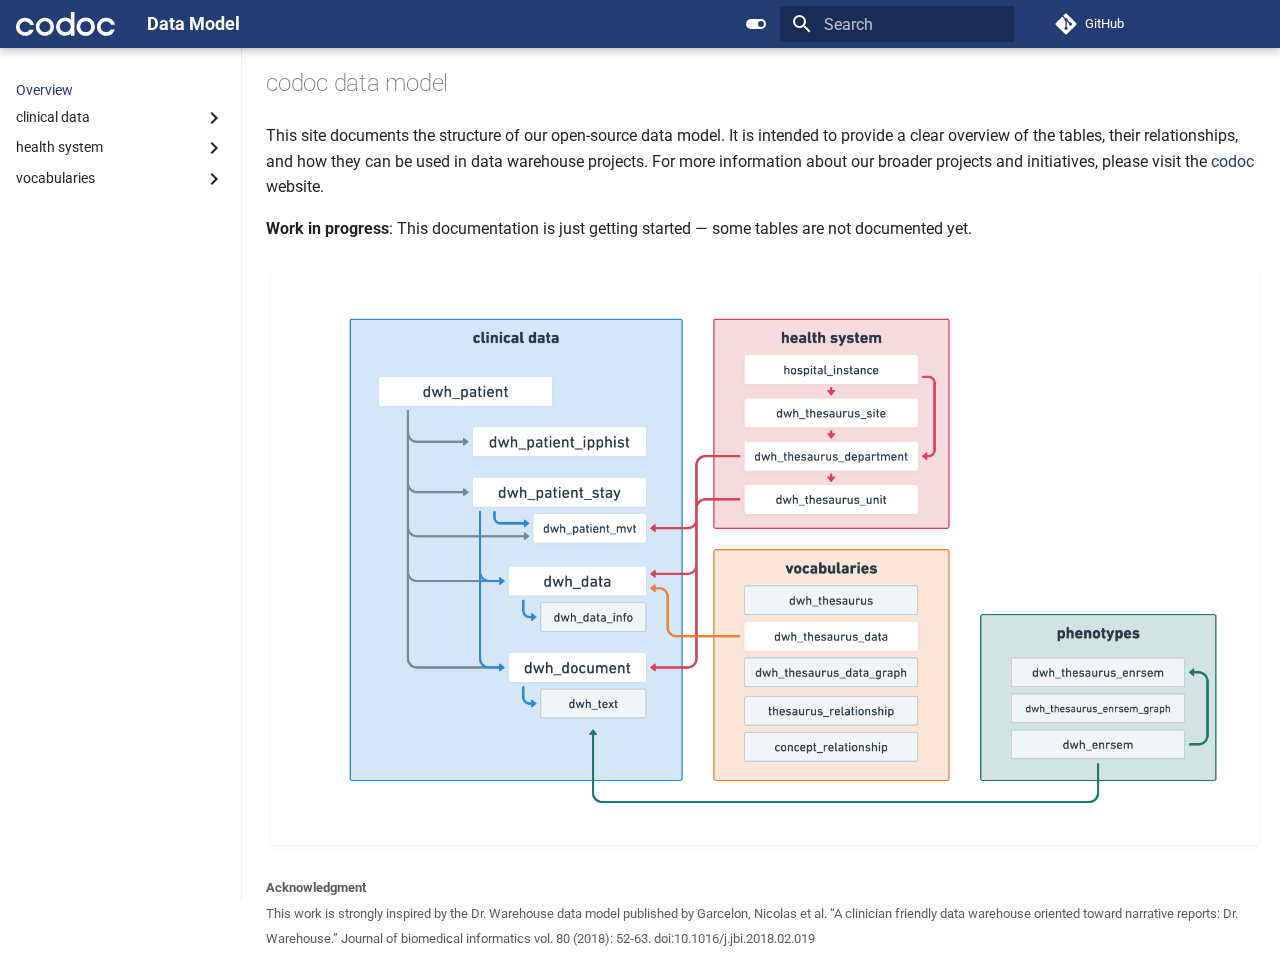
<file: index.html>
<!doctype html>
<html lang="en" class="no-js">
  <head>
    
      <meta charset="utf-8">
      <meta name="viewport" content="width=device-width,initial-scale=1">
      
      
      
        <link rel="canonical" href="https://codoc-os.github.io/codoc-data-model-docs/">
      
      
      
        <link rel="next" href="tables/clinical_data/dwh_patient/">
      
      
      <link rel="icon" href="assets/favicon.png">
      <meta name="generator" content="mkdocs-1.6.1, mkdocs-material-9.6.20">
    
    
      
        <title>Data Model</title>
      
    
    
      <link rel="stylesheet" href="assets/stylesheets/main.e53b48f4.min.css">
      
        
        <link rel="stylesheet" href="assets/stylesheets/palette.06af60db.min.css">
      
      


    
    
      
    
    
      
        
        
        <link rel="preconnect" href="https://fonts.gstatic.com" crossorigin>
        <link rel="stylesheet" href="https://fonts.googleapis.com/css?family=Roboto:300,300i,400,400i,700,700i%7CRoboto+Mono:400,400i,700,700i&display=fallback">
        <style>:root{--md-text-font:"Roboto";--md-code-font:"Roboto Mono"}</style>
      
    
    
      <link rel="stylesheet" href="stylesheets/color.css">
    
    <script>__md_scope=new URL(".",location),__md_hash=e=>[...e].reduce(((e,_)=>(e<<5)-e+_.charCodeAt(0)),0),__md_get=(e,_=localStorage,t=__md_scope)=>JSON.parse(_.getItem(t.pathname+"."+e)),__md_set=(e,_,t=localStorage,a=__md_scope)=>{try{t.setItem(a.pathname+"."+e,JSON.stringify(_))}catch(e){}}</script>
    
      

    
    
    
  </head>
  
  
    
    
      
    
    
    
    
    <body dir="ltr" data-md-color-scheme="default" data-md-color-primary="custom" data-md-color-accent="custom">
  
    
    <input class="md-toggle" data-md-toggle="drawer" type="checkbox" id="__drawer" autocomplete="off">
    <input class="md-toggle" data-md-toggle="search" type="checkbox" id="__search" autocomplete="off">
    <label class="md-overlay" for="__drawer"></label>
    <div data-md-component="skip">
      
        
        <a href="#codoc-data-model" class="md-skip">
          Skip to content
        </a>
      
    </div>
    <div data-md-component="announce">
      
    </div>
    
    
      

  

<header class="md-header md-header--shadow" data-md-component="header">
  <nav class="md-header__inner md-grid" aria-label="Header">
    <a href="." title="Data Model" class="md-header__button md-logo" aria-label="Data Model" data-md-component="logo">
      
  <img src="assets/logo.svg" alt="logo">

    </a>
    <label class="md-header__button md-icon" for="__drawer">
      
      <svg xmlns="http://www.w3.org/2000/svg" viewBox="0 0 24 24"><path d="M3 6h18v2H3zm0 5h18v2H3zm0 5h18v2H3z"/></svg>
    </label>
    <div class="md-header__title" data-md-component="header-title">
      <div class="md-header__ellipsis">
        <div class="md-header__topic">
          <span class="md-ellipsis">
            Data Model
          </span>
        </div>
        <div class="md-header__topic" data-md-component="header-topic">
          <span class="md-ellipsis">
            
              Overview
            
          </span>
        </div>
      </div>
    </div>
    
      
        <form class="md-header__option" data-md-component="palette">
  
    
    
    
    <input class="md-option" data-md-color-media="(prefers-color-scheme: light)" data-md-color-scheme="default" data-md-color-primary="custom" data-md-color-accent="custom"  aria-label="Switch to dark mode"  type="radio" name="__palette" id="__palette_0">
    
      <label class="md-header__button md-icon" title="Switch to dark mode" for="__palette_1" hidden>
        <svg xmlns="http://www.w3.org/2000/svg" viewBox="0 0 24 24"><path d="M17 7H7a5 5 0 0 0-5 5 5 5 0 0 0 5 5h10a5 5 0 0 0 5-5 5 5 0 0 0-5-5m0 8a3 3 0 0 1-3-3 3 3 0 0 1 3-3 3 3 0 0 1 3 3 3 3 0 0 1-3 3"/></svg>
      </label>
    
  
    
    
    
    <input class="md-option" data-md-color-media="(prefers-color-scheme: dark)" data-md-color-scheme="slate" data-md-color-primary="black" data-md-color-accent="blue"  aria-label="Switch to system preference"  type="radio" name="__palette" id="__palette_1">
    
      <label class="md-header__button md-icon" title="Switch to system preference" for="__palette_0" hidden>
        <svg xmlns="http://www.w3.org/2000/svg" viewBox="0 0 24 24"><path d="M17 7H7a5 5 0 0 0-5 5 5 5 0 0 0 5 5h10a5 5 0 0 0 5-5 5 5 0 0 0-5-5M7 15a3 3 0 0 1-3-3 3 3 0 0 1 3-3 3 3 0 0 1 3 3 3 3 0 0 1-3 3"/></svg>
      </label>
    
  
</form>
      
    
    
      <script>var palette=__md_get("__palette");if(palette&&palette.color){if("(prefers-color-scheme)"===palette.color.media){var media=matchMedia("(prefers-color-scheme: light)"),input=document.querySelector(media.matches?"[data-md-color-media='(prefers-color-scheme: light)']":"[data-md-color-media='(prefers-color-scheme: dark)']");palette.color.media=input.getAttribute("data-md-color-media"),palette.color.scheme=input.getAttribute("data-md-color-scheme"),palette.color.primary=input.getAttribute("data-md-color-primary"),palette.color.accent=input.getAttribute("data-md-color-accent")}for(var[key,value]of Object.entries(palette.color))document.body.setAttribute("data-md-color-"+key,value)}</script>
    
    
    
      
      
        <label class="md-header__button md-icon" for="__search">
          
          <svg xmlns="http://www.w3.org/2000/svg" viewBox="0 0 24 24"><path d="M9.5 3A6.5 6.5 0 0 1 16 9.5c0 1.61-.59 3.09-1.56 4.23l.27.27h.79l5 5-1.5 1.5-5-5v-.79l-.27-.27A6.52 6.52 0 0 1 9.5 16 6.5 6.5 0 0 1 3 9.5 6.5 6.5 0 0 1 9.5 3m0 2C7 5 5 7 5 9.5S7 14 9.5 14 14 12 14 9.5 12 5 9.5 5"/></svg>
        </label>
        <div class="md-search" data-md-component="search" role="dialog">
  <label class="md-search__overlay" for="__search"></label>
  <div class="md-search__inner" role="search">
    <form class="md-search__form" name="search">
      <input type="text" class="md-search__input" name="query" aria-label="Search" placeholder="Search" autocapitalize="off" autocorrect="off" autocomplete="off" spellcheck="false" data-md-component="search-query" required>
      <label class="md-search__icon md-icon" for="__search">
        
        <svg xmlns="http://www.w3.org/2000/svg" viewBox="0 0 24 24"><path d="M9.5 3A6.5 6.5 0 0 1 16 9.5c0 1.61-.59 3.09-1.56 4.23l.27.27h.79l5 5-1.5 1.5-5-5v-.79l-.27-.27A6.52 6.52 0 0 1 9.5 16 6.5 6.5 0 0 1 3 9.5 6.5 6.5 0 0 1 9.5 3m0 2C7 5 5 7 5 9.5S7 14 9.5 14 14 12 14 9.5 12 5 9.5 5"/></svg>
        
        <svg xmlns="http://www.w3.org/2000/svg" viewBox="0 0 24 24"><path d="M20 11v2H8l5.5 5.5-1.42 1.42L4.16 12l7.92-7.92L13.5 5.5 8 11z"/></svg>
      </label>
      <nav class="md-search__options" aria-label="Search">
        
        <button type="reset" class="md-search__icon md-icon" title="Clear" aria-label="Clear" tabindex="-1">
          
          <svg xmlns="http://www.w3.org/2000/svg" viewBox="0 0 24 24"><path d="M19 6.41 17.59 5 12 10.59 6.41 5 5 6.41 10.59 12 5 17.59 6.41 19 12 13.41 17.59 19 19 17.59 13.41 12z"/></svg>
        </button>
      </nav>
      
        <div class="md-search__suggest" data-md-component="search-suggest"></div>
      
    </form>
    <div class="md-search__output">
      <div class="md-search__scrollwrap" tabindex="0" data-md-scrollfix>
        <div class="md-search-result" data-md-component="search-result">
          <div class="md-search-result__meta">
            Initializing search
          </div>
          <ol class="md-search-result__list" role="presentation"></ol>
        </div>
      </div>
    </div>
  </div>
</div>
      
    
    
      <div class="md-header__source">
        <a href="https://github.com/codoc-os/codoc-data-model-docs" title="Go to repository" class="md-source" data-md-component="source">
  <div class="md-source__icon md-icon">
    
    <svg xmlns="http://www.w3.org/2000/svg" viewBox="0 0 448 512"><!--! Font Awesome Free 7.0.0 by @fontawesome - https://fontawesome.com License - https://fontawesome.com/license/free (Icons: CC BY 4.0, Fonts: SIL OFL 1.1, Code: MIT License) Copyright 2025 Fonticons, Inc.--><path d="M439.6 236.1 244 40.5c-5.4-5.5-12.8-8.5-20.4-8.5s-15 3-20.4 8.4L162.5 81l51.5 51.5c27.1-9.1 52.7 16.8 43.4 43.7l49.7 49.7c34.2-11.8 61.2 31 35.5 56.7-26.5 26.5-70.2-2.9-56-37.3L240.3 199v121.9c25.3 12.5 22.3 41.8 9.1 55-6.4 6.4-15.2 10.1-24.3 10.1s-17.8-3.6-24.3-10.1c-17.6-17.6-11.1-46.9 11.2-56v-123c-20.8-8.5-24.6-30.7-18.6-45L142.6 101 8.5 235.1C3 240.6 0 247.9 0 255.5s3 15 8.5 20.4l195.6 195.7c5.4 5.4 12.7 8.4 20.4 8.4s15-3 20.4-8.4l194.7-194.7c5.4-5.4 8.4-12.8 8.4-20.4s-3-15-8.4-20.4"/></svg>
  </div>
  <div class="md-source__repository">
    GitHub
  </div>
</a>
      </div>
    
  </nav>
  
</header>
    
    <div class="md-container" data-md-component="container">
      
      
        
          
        
      
      <main class="md-main" data-md-component="main">
        <div class="md-main__inner md-grid">
          
            
              
              <div class="md-sidebar md-sidebar--primary" data-md-component="sidebar" data-md-type="navigation" >
                <div class="md-sidebar__scrollwrap">
                  <div class="md-sidebar__inner">
                    



  

<nav class="md-nav md-nav--primary md-nav--integrated" aria-label="Navigation" data-md-level="0">
  <label class="md-nav__title" for="__drawer">
    <a href="." title="Data Model" class="md-nav__button md-logo" aria-label="Data Model" data-md-component="logo">
      
  <img src="assets/logo.svg" alt="logo">

    </a>
    Data Model
  </label>
  
    <div class="md-nav__source">
      <a href="https://github.com/codoc-os/codoc-data-model-docs" title="Go to repository" class="md-source" data-md-component="source">
  <div class="md-source__icon md-icon">
    
    <svg xmlns="http://www.w3.org/2000/svg" viewBox="0 0 448 512"><!--! Font Awesome Free 7.0.0 by @fontawesome - https://fontawesome.com License - https://fontawesome.com/license/free (Icons: CC BY 4.0, Fonts: SIL OFL 1.1, Code: MIT License) Copyright 2025 Fonticons, Inc.--><path d="M439.6 236.1 244 40.5c-5.4-5.5-12.8-8.5-20.4-8.5s-15 3-20.4 8.4L162.5 81l51.5 51.5c27.1-9.1 52.7 16.8 43.4 43.7l49.7 49.7c34.2-11.8 61.2 31 35.5 56.7-26.5 26.5-70.2-2.9-56-37.3L240.3 199v121.9c25.3 12.5 22.3 41.8 9.1 55-6.4 6.4-15.2 10.1-24.3 10.1s-17.8-3.6-24.3-10.1c-17.6-17.6-11.1-46.9 11.2-56v-123c-20.8-8.5-24.6-30.7-18.6-45L142.6 101 8.5 235.1C3 240.6 0 247.9 0 255.5s3 15 8.5 20.4l195.6 195.7c5.4 5.4 12.7 8.4 20.4 8.4s15-3 20.4-8.4l194.7-194.7c5.4-5.4 8.4-12.8 8.4-20.4s-3-15-8.4-20.4"/></svg>
  </div>
  <div class="md-source__repository">
    GitHub
  </div>
</a>
    </div>
  
  <ul class="md-nav__list" data-md-scrollfix>
    
      
      
  
  
    
  
  
  
    <li class="md-nav__item md-nav__item--active">
      
      <input class="md-nav__toggle md-toggle" type="checkbox" id="__toc">
      
      
        
      
      
      <a href="." class="md-nav__link md-nav__link--active">
        
  
  
  <span class="md-ellipsis">
    Overview
    
  </span>
  

      </a>
      
    </li>
  

    
      
      
  
  
  
  
    
    
    
    
    
    <li class="md-nav__item md-nav__item--nested">
      
        
        
        <input class="md-nav__toggle md-toggle " type="checkbox" id="__nav_2" >
        
          
          <label class="md-nav__link" for="__nav_2" id="__nav_2_label" tabindex="0">
            
  
  
  <span class="md-ellipsis">
    clinical data
    
  </span>
  

            <span class="md-nav__icon md-icon"></span>
          </label>
        
        <nav class="md-nav" data-md-level="1" aria-labelledby="__nav_2_label" aria-expanded="false">
          <label class="md-nav__title" for="__nav_2">
            <span class="md-nav__icon md-icon"></span>
            clinical data
          </label>
          <ul class="md-nav__list" data-md-scrollfix>
            
              
                
  
  
  
  
    <li class="md-nav__item">
      <a href="tables/clinical_data/dwh_patient/" class="md-nav__link">
        
  
  
  <span class="md-ellipsis">
    dwh_patient
    
  </span>
  

      </a>
    </li>
  

              
            
              
                
  
  
  
  
    <li class="md-nav__item">
      <a href="tables/clinical_data/dwh_patient_ipphist/" class="md-nav__link">
        
  
  
  <span class="md-ellipsis">
    dwh_patient_ipphist
    
  </span>
  

      </a>
    </li>
  

              
            
              
                
  
  
  
  
    <li class="md-nav__item">
      <a href="tables/clinical_data/dwh_patient_stay/" class="md-nav__link">
        
  
  
  <span class="md-ellipsis">
    dwh_patient_stay
    
  </span>
  

      </a>
    </li>
  

              
            
              
                
  
  
  
  
    <li class="md-nav__item">
      <a href="tables/clinical_data/dwh_patient_mvt/" class="md-nav__link">
        
  
  
  <span class="md-ellipsis">
    dwh_patient_mvt
    
  </span>
  

      </a>
    </li>
  

              
            
              
                
  
  
  
  
    <li class="md-nav__item">
      <a href="tables/clinical_data/dwh_data/" class="md-nav__link">
        
  
  
  <span class="md-ellipsis">
    dwh_data
    
  </span>
  

      </a>
    </li>
  

              
            
              
                
  
  
  
  
    <li class="md-nav__item">
      <a href="tables/clinical_data/dwh_document/" class="md-nav__link">
        
  
  
  <span class="md-ellipsis">
    dwh_document
    
  </span>
  

      </a>
    </li>
  

              
            
          </ul>
        </nav>
      
    </li>
  

    
      
      
  
  
  
  
    
    
    
    
    
    <li class="md-nav__item md-nav__item--nested">
      
        
        
        <input class="md-nav__toggle md-toggle " type="checkbox" id="__nav_3" >
        
          
          <label class="md-nav__link" for="__nav_3" id="__nav_3_label" tabindex="0">
            
  
  
  <span class="md-ellipsis">
    health system
    
  </span>
  

            <span class="md-nav__icon md-icon"></span>
          </label>
        
        <nav class="md-nav" data-md-level="1" aria-labelledby="__nav_3_label" aria-expanded="false">
          <label class="md-nav__title" for="__nav_3">
            <span class="md-nav__icon md-icon"></span>
            health system
          </label>
          <ul class="md-nav__list" data-md-scrollfix>
            
              
                
  
  
  
  
    <li class="md-nav__item">
      <a href="tables/health_system/hospital_instance/" class="md-nav__link">
        
  
  
  <span class="md-ellipsis">
    hospital_instance
    
  </span>
  

      </a>
    </li>
  

              
            
              
                
  
  
  
  
    <li class="md-nav__item">
      <a href="tables/health_system/dwh_thesaurus_site/" class="md-nav__link">
        
  
  
  <span class="md-ellipsis">
    dwh_thesaurus_site
    
  </span>
  

      </a>
    </li>
  

              
            
              
                
  
  
  
  
    <li class="md-nav__item">
      <a href="tables/health_system/dwh_thesaurus_department/" class="md-nav__link">
        
  
  
  <span class="md-ellipsis">
    dwh_thesaurus_department
    
  </span>
  

      </a>
    </li>
  

              
            
              
                
  
  
  
  
    <li class="md-nav__item">
      <a href="tables/health_system/dwh_thesaurus_unit/" class="md-nav__link">
        
  
  
  <span class="md-ellipsis">
    dwh_thesaurus_unit
    
  </span>
  

      </a>
    </li>
  

              
            
          </ul>
        </nav>
      
    </li>
  

    
      
      
  
  
  
  
    
    
    
    
    
    <li class="md-nav__item md-nav__item--nested">
      
        
        
        <input class="md-nav__toggle md-toggle " type="checkbox" id="__nav_4" >
        
          
          <label class="md-nav__link" for="__nav_4" id="__nav_4_label" tabindex="0">
            
  
  
  <span class="md-ellipsis">
    vocabularies
    
  </span>
  

            <span class="md-nav__icon md-icon"></span>
          </label>
        
        <nav class="md-nav" data-md-level="1" aria-labelledby="__nav_4_label" aria-expanded="false">
          <label class="md-nav__title" for="__nav_4">
            <span class="md-nav__icon md-icon"></span>
            vocabularies
          </label>
          <ul class="md-nav__list" data-md-scrollfix>
            
              
                
  
  
  
  
    <li class="md-nav__item">
      <a href="tables/vocabularies/dwh_thesaurus_data/" class="md-nav__link">
        
  
  
  <span class="md-ellipsis">
    dwh_thesaurus_data
    
  </span>
  

      </a>
    </li>
  

              
            
          </ul>
        </nav>
      
    </li>
  

    
  </ul>
</nav>
                  </div>
                </div>
              </div>
            
            
          
          
            <div class="md-content" data-md-component="content">
              <article class="md-content__inner md-typeset">
                
                  


  
  


<h1 id="codoc-data-model">codoc data model<a class="headerlink" href="#codoc-data-model" title="Permanent link">&para;</a></h1>
<p>This site documents the structure of our open-source data model. 
It is intended to provide a clear overview of the tables, their relationships, and how they can be used in data warehouse projects. 
For more information about our broader projects and initiatives, please visit the <a href="https://www.codoc.co/fr" target="_blank">codoc</a> website.</p>
<p><strong>Work in progress</strong>: This documentation is just getting started — some tables are not documented yet.</p>
<p><img src="assets/diagram.png" style="width:1000px;"/></p>
<p><small>
<strong>Acknowledgment</strong> <br>
This work is strongly inspired by the Dr. Warehouse data model published by Garcelon, Nicolas et al. “A clinician friendly data warehouse oriented toward narrative reports: Dr. Warehouse.” Journal of biomedical informatics vol. 80 (2018): 52-63. doi:10.1016/j.jbi.2018.02.019
</small></p>












                
              </article>
            </div>
          
          
<script>var target=document.getElementById(location.hash.slice(1));target&&target.name&&(target.checked=target.name.startsWith("__tabbed_"))</script>
        </div>
        
      </main>
      
        <footer class="md-footer">
</footer>
      
    </div>
    <div class="md-dialog" data-md-component="dialog">
      <div class="md-dialog__inner md-typeset"></div>
    </div>
    
    
    
      
      <script id="__config" type="application/json">{"base": ".", "features": ["search.suggest", "content.code.copy", "toc.integrate"], "search": "assets/javascripts/workers/search.973d3a69.min.js", "tags": null, "translations": {"clipboard.copied": "Copied to clipboard", "clipboard.copy": "Copy to clipboard", "search.result.more.one": "1 more on this page", "search.result.more.other": "# more on this page", "search.result.none": "No matching documents", "search.result.one": "1 matching document", "search.result.other": "# matching documents", "search.result.placeholder": "Type to start searching", "search.result.term.missing": "Missing", "select.version": "Select version"}, "version": null}</script>
    
    
      <script src="assets/javascripts/bundle.f55a23d4.min.js"></script>
      
    
  </body>
</html>
</file>
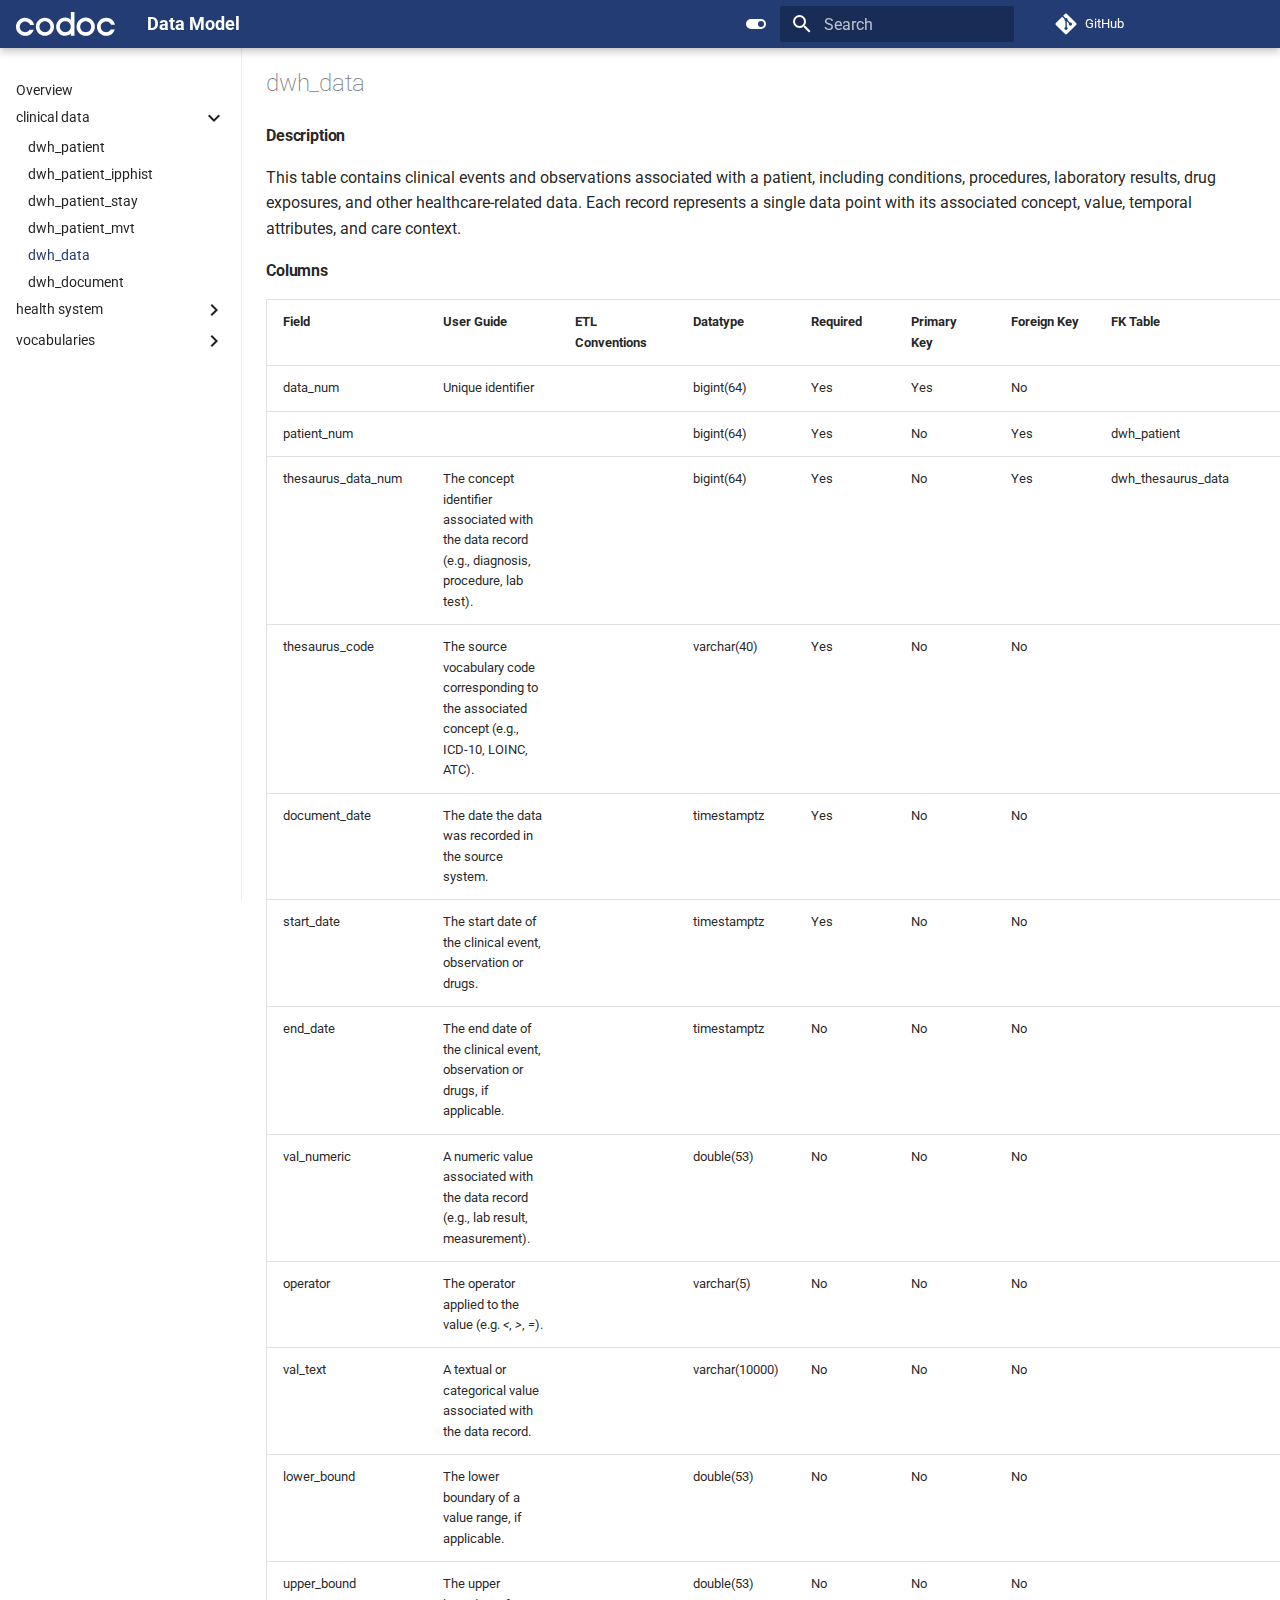
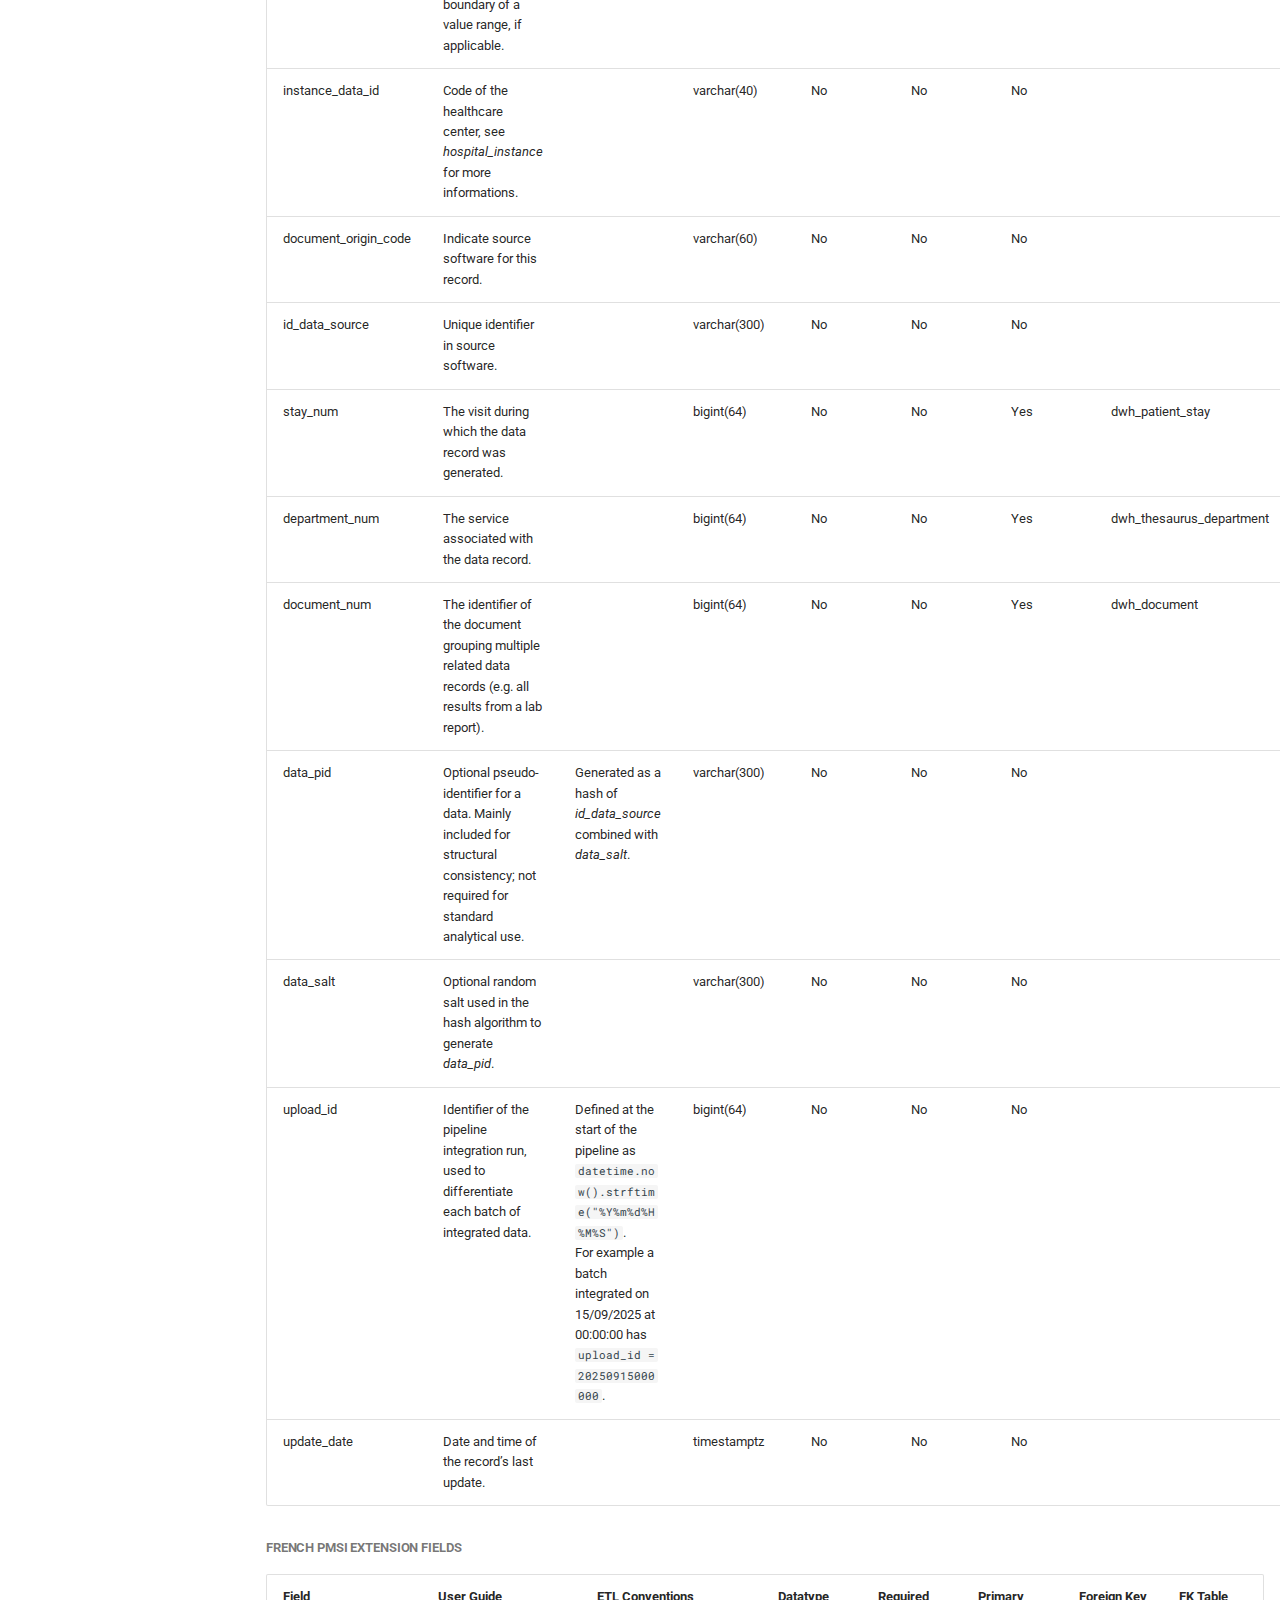
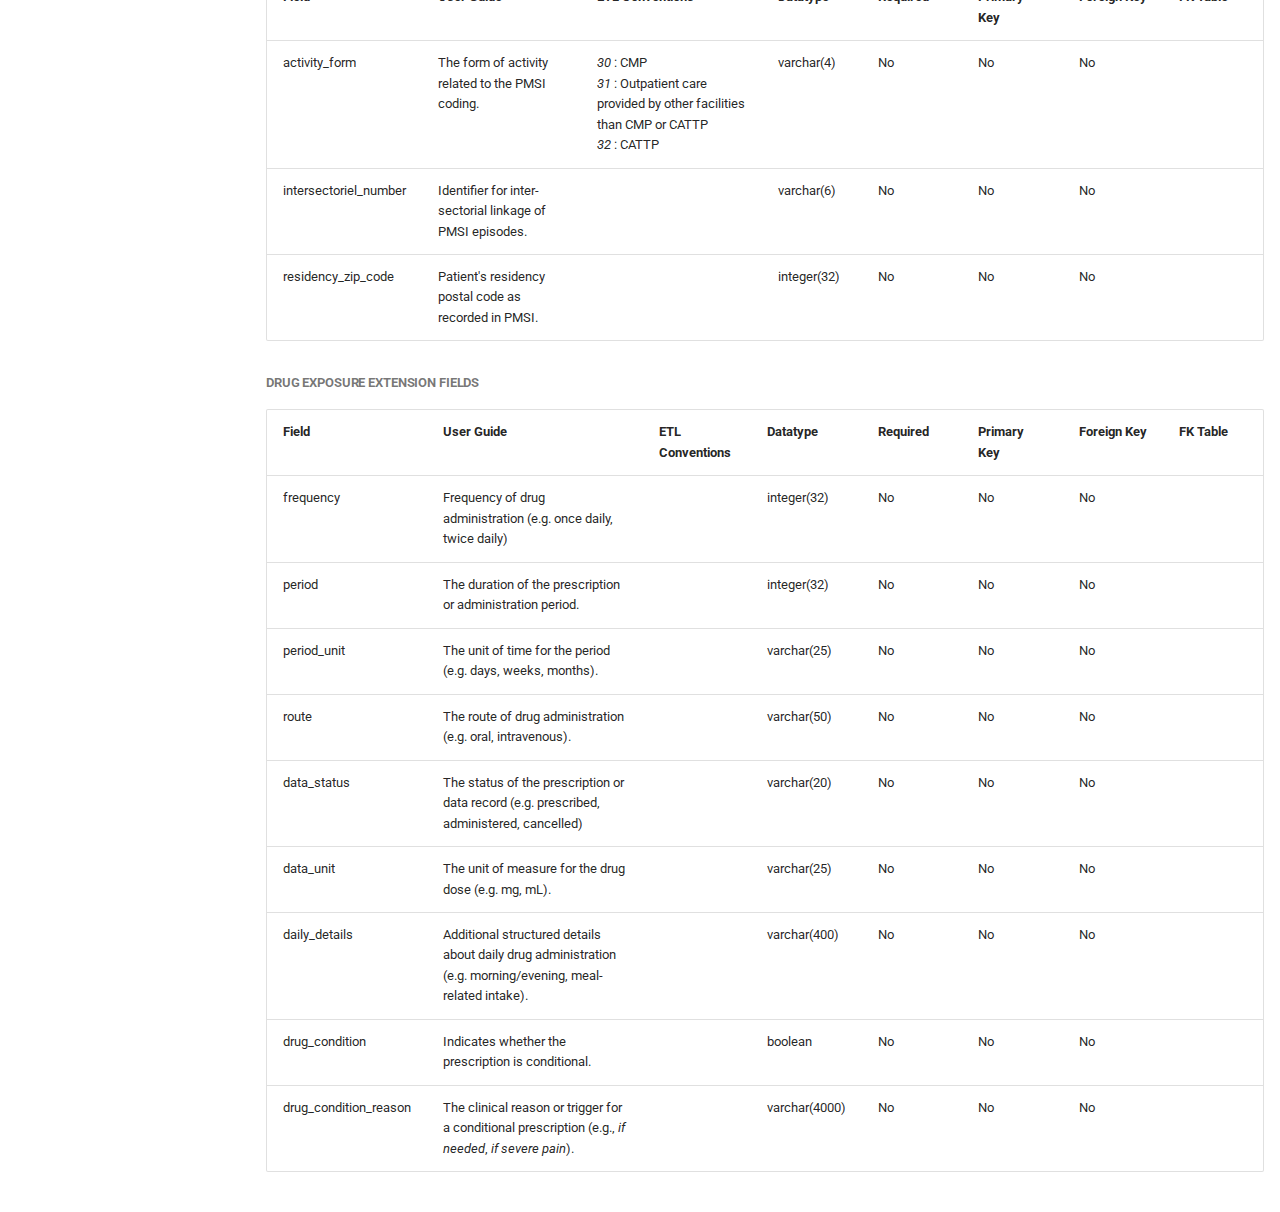
<file: tables/clinical_data/dwh_data/index.html>
<!doctype html>
<html lang="en" class="no-js">
  <head>
    
      <meta charset="utf-8">
      <meta name="viewport" content="width=device-width,initial-scale=1">
      
      
      
        <link rel="canonical" href="https://codoc-os.github.io/codoc-data-model-docs/tables/clinical_data/dwh_data/">
      
      
        <link rel="prev" href="../dwh_patient_mvt/">
      
      
        <link rel="next" href="../dwh_document/">
      
      
      <link rel="icon" href="../../../assets/favicon.png">
      <meta name="generator" content="mkdocs-1.6.1, mkdocs-material-9.6.20">
    
    
      
        <title>dwh_data - Data Model</title>
      
    
    
      <link rel="stylesheet" href="../../../assets/stylesheets/main.e53b48f4.min.css">
      
        
        <link rel="stylesheet" href="../../../assets/stylesheets/palette.06af60db.min.css">
      
      


    
    
      
    
    
      
        
        
        <link rel="preconnect" href="https://fonts.gstatic.com" crossorigin>
        <link rel="stylesheet" href="https://fonts.googleapis.com/css?family=Roboto:300,300i,400,400i,700,700i%7CRoboto+Mono:400,400i,700,700i&display=fallback">
        <style>:root{--md-text-font:"Roboto";--md-code-font:"Roboto Mono"}</style>
      
    
    
      <link rel="stylesheet" href="../../../stylesheets/color.css">
    
    <script>__md_scope=new URL("../../..",location),__md_hash=e=>[...e].reduce(((e,_)=>(e<<5)-e+_.charCodeAt(0)),0),__md_get=(e,_=localStorage,t=__md_scope)=>JSON.parse(_.getItem(t.pathname+"."+e)),__md_set=(e,_,t=localStorage,a=__md_scope)=>{try{t.setItem(a.pathname+"."+e,JSON.stringify(_))}catch(e){}}</script>
    
      

    
    
    
  </head>
  
  
    
    
      
    
    
    
    
    <body dir="ltr" data-md-color-scheme="default" data-md-color-primary="custom" data-md-color-accent="custom">
  
    
    <input class="md-toggle" data-md-toggle="drawer" type="checkbox" id="__drawer" autocomplete="off">
    <input class="md-toggle" data-md-toggle="search" type="checkbox" id="__search" autocomplete="off">
    <label class="md-overlay" for="__drawer"></label>
    <div data-md-component="skip">
      
    </div>
    <div data-md-component="announce">
      
    </div>
    
    
      

  

<header class="md-header md-header--shadow" data-md-component="header">
  <nav class="md-header__inner md-grid" aria-label="Header">
    <a href="../../.." title="Data Model" class="md-header__button md-logo" aria-label="Data Model" data-md-component="logo">
      
  <img src="../../../assets/logo.svg" alt="logo">

    </a>
    <label class="md-header__button md-icon" for="__drawer">
      
      <svg xmlns="http://www.w3.org/2000/svg" viewBox="0 0 24 24"><path d="M3 6h18v2H3zm0 5h18v2H3zm0 5h18v2H3z"/></svg>
    </label>
    <div class="md-header__title" data-md-component="header-title">
      <div class="md-header__ellipsis">
        <div class="md-header__topic">
          <span class="md-ellipsis">
            Data Model
          </span>
        </div>
        <div class="md-header__topic" data-md-component="header-topic">
          <span class="md-ellipsis">
            
              dwh_data
            
          </span>
        </div>
      </div>
    </div>
    
      
        <form class="md-header__option" data-md-component="palette">
  
    
    
    
    <input class="md-option" data-md-color-media="(prefers-color-scheme: light)" data-md-color-scheme="default" data-md-color-primary="custom" data-md-color-accent="custom"  aria-label="Switch to dark mode"  type="radio" name="__palette" id="__palette_0">
    
      <label class="md-header__button md-icon" title="Switch to dark mode" for="__palette_1" hidden>
        <svg xmlns="http://www.w3.org/2000/svg" viewBox="0 0 24 24"><path d="M17 7H7a5 5 0 0 0-5 5 5 5 0 0 0 5 5h10a5 5 0 0 0 5-5 5 5 0 0 0-5-5m0 8a3 3 0 0 1-3-3 3 3 0 0 1 3-3 3 3 0 0 1 3 3 3 3 0 0 1-3 3"/></svg>
      </label>
    
  
    
    
    
    <input class="md-option" data-md-color-media="(prefers-color-scheme: dark)" data-md-color-scheme="slate" data-md-color-primary="black" data-md-color-accent="blue"  aria-label="Switch to system preference"  type="radio" name="__palette" id="__palette_1">
    
      <label class="md-header__button md-icon" title="Switch to system preference" for="__palette_0" hidden>
        <svg xmlns="http://www.w3.org/2000/svg" viewBox="0 0 24 24"><path d="M17 7H7a5 5 0 0 0-5 5 5 5 0 0 0 5 5h10a5 5 0 0 0 5-5 5 5 0 0 0-5-5M7 15a3 3 0 0 1-3-3 3 3 0 0 1 3-3 3 3 0 0 1 3 3 3 3 0 0 1-3 3"/></svg>
      </label>
    
  
</form>
      
    
    
      <script>var palette=__md_get("__palette");if(palette&&palette.color){if("(prefers-color-scheme)"===palette.color.media){var media=matchMedia("(prefers-color-scheme: light)"),input=document.querySelector(media.matches?"[data-md-color-media='(prefers-color-scheme: light)']":"[data-md-color-media='(prefers-color-scheme: dark)']");palette.color.media=input.getAttribute("data-md-color-media"),palette.color.scheme=input.getAttribute("data-md-color-scheme"),palette.color.primary=input.getAttribute("data-md-color-primary"),palette.color.accent=input.getAttribute("data-md-color-accent")}for(var[key,value]of Object.entries(palette.color))document.body.setAttribute("data-md-color-"+key,value)}</script>
    
    
    
      
      
        <label class="md-header__button md-icon" for="__search">
          
          <svg xmlns="http://www.w3.org/2000/svg" viewBox="0 0 24 24"><path d="M9.5 3A6.5 6.5 0 0 1 16 9.5c0 1.61-.59 3.09-1.56 4.23l.27.27h.79l5 5-1.5 1.5-5-5v-.79l-.27-.27A6.52 6.52 0 0 1 9.5 16 6.5 6.5 0 0 1 3 9.5 6.5 6.5 0 0 1 9.5 3m0 2C7 5 5 7 5 9.5S7 14 9.5 14 14 12 14 9.5 12 5 9.5 5"/></svg>
        </label>
        <div class="md-search" data-md-component="search" role="dialog">
  <label class="md-search__overlay" for="__search"></label>
  <div class="md-search__inner" role="search">
    <form class="md-search__form" name="search">
      <input type="text" class="md-search__input" name="query" aria-label="Search" placeholder="Search" autocapitalize="off" autocorrect="off" autocomplete="off" spellcheck="false" data-md-component="search-query" required>
      <label class="md-search__icon md-icon" for="__search">
        
        <svg xmlns="http://www.w3.org/2000/svg" viewBox="0 0 24 24"><path d="M9.5 3A6.5 6.5 0 0 1 16 9.5c0 1.61-.59 3.09-1.56 4.23l.27.27h.79l5 5-1.5 1.5-5-5v-.79l-.27-.27A6.52 6.52 0 0 1 9.5 16 6.5 6.5 0 0 1 3 9.5 6.5 6.5 0 0 1 9.5 3m0 2C7 5 5 7 5 9.5S7 14 9.5 14 14 12 14 9.5 12 5 9.5 5"/></svg>
        
        <svg xmlns="http://www.w3.org/2000/svg" viewBox="0 0 24 24"><path d="M20 11v2H8l5.5 5.5-1.42 1.42L4.16 12l7.92-7.92L13.5 5.5 8 11z"/></svg>
      </label>
      <nav class="md-search__options" aria-label="Search">
        
        <button type="reset" class="md-search__icon md-icon" title="Clear" aria-label="Clear" tabindex="-1">
          
          <svg xmlns="http://www.w3.org/2000/svg" viewBox="0 0 24 24"><path d="M19 6.41 17.59 5 12 10.59 6.41 5 5 6.41 10.59 12 5 17.59 6.41 19 12 13.41 17.59 19 19 17.59 13.41 12z"/></svg>
        </button>
      </nav>
      
        <div class="md-search__suggest" data-md-component="search-suggest"></div>
      
    </form>
    <div class="md-search__output">
      <div class="md-search__scrollwrap" tabindex="0" data-md-scrollfix>
        <div class="md-search-result" data-md-component="search-result">
          <div class="md-search-result__meta">
            Initializing search
          </div>
          <ol class="md-search-result__list" role="presentation"></ol>
        </div>
      </div>
    </div>
  </div>
</div>
      
    
    
      <div class="md-header__source">
        <a href="https://github.com/codoc-os/codoc-data-model-docs" title="Go to repository" class="md-source" data-md-component="source">
  <div class="md-source__icon md-icon">
    
    <svg xmlns="http://www.w3.org/2000/svg" viewBox="0 0 448 512"><!--! Font Awesome Free 7.0.0 by @fontawesome - https://fontawesome.com License - https://fontawesome.com/license/free (Icons: CC BY 4.0, Fonts: SIL OFL 1.1, Code: MIT License) Copyright 2025 Fonticons, Inc.--><path d="M439.6 236.1 244 40.5c-5.4-5.5-12.8-8.5-20.4-8.5s-15 3-20.4 8.4L162.5 81l51.5 51.5c27.1-9.1 52.7 16.8 43.4 43.7l49.7 49.7c34.2-11.8 61.2 31 35.5 56.7-26.5 26.5-70.2-2.9-56-37.3L240.3 199v121.9c25.3 12.5 22.3 41.8 9.1 55-6.4 6.4-15.2 10.1-24.3 10.1s-17.8-3.6-24.3-10.1c-17.6-17.6-11.1-46.9 11.2-56v-123c-20.8-8.5-24.6-30.7-18.6-45L142.6 101 8.5 235.1C3 240.6 0 247.9 0 255.5s3 15 8.5 20.4l195.6 195.7c5.4 5.4 12.7 8.4 20.4 8.4s15-3 20.4-8.4l194.7-194.7c5.4-5.4 8.4-12.8 8.4-20.4s-3-15-8.4-20.4"/></svg>
  </div>
  <div class="md-source__repository">
    GitHub
  </div>
</a>
      </div>
    
  </nav>
  
</header>
    
    <div class="md-container" data-md-component="container">
      
      
        
          
        
      
      <main class="md-main" data-md-component="main">
        <div class="md-main__inner md-grid">
          
            
              
              <div class="md-sidebar md-sidebar--primary" data-md-component="sidebar" data-md-type="navigation" >
                <div class="md-sidebar__scrollwrap">
                  <div class="md-sidebar__inner">
                    



  

<nav class="md-nav md-nav--primary md-nav--integrated" aria-label="Navigation" data-md-level="0">
  <label class="md-nav__title" for="__drawer">
    <a href="../../.." title="Data Model" class="md-nav__button md-logo" aria-label="Data Model" data-md-component="logo">
      
  <img src="../../../assets/logo.svg" alt="logo">

    </a>
    Data Model
  </label>
  
    <div class="md-nav__source">
      <a href="https://github.com/codoc-os/codoc-data-model-docs" title="Go to repository" class="md-source" data-md-component="source">
  <div class="md-source__icon md-icon">
    
    <svg xmlns="http://www.w3.org/2000/svg" viewBox="0 0 448 512"><!--! Font Awesome Free 7.0.0 by @fontawesome - https://fontawesome.com License - https://fontawesome.com/license/free (Icons: CC BY 4.0, Fonts: SIL OFL 1.1, Code: MIT License) Copyright 2025 Fonticons, Inc.--><path d="M439.6 236.1 244 40.5c-5.4-5.5-12.8-8.5-20.4-8.5s-15 3-20.4 8.4L162.5 81l51.5 51.5c27.1-9.1 52.7 16.8 43.4 43.7l49.7 49.7c34.2-11.8 61.2 31 35.5 56.7-26.5 26.5-70.2-2.9-56-37.3L240.3 199v121.9c25.3 12.5 22.3 41.8 9.1 55-6.4 6.4-15.2 10.1-24.3 10.1s-17.8-3.6-24.3-10.1c-17.6-17.6-11.1-46.9 11.2-56v-123c-20.8-8.5-24.6-30.7-18.6-45L142.6 101 8.5 235.1C3 240.6 0 247.9 0 255.5s3 15 8.5 20.4l195.6 195.7c5.4 5.4 12.7 8.4 20.4 8.4s15-3 20.4-8.4l194.7-194.7c5.4-5.4 8.4-12.8 8.4-20.4s-3-15-8.4-20.4"/></svg>
  </div>
  <div class="md-source__repository">
    GitHub
  </div>
</a>
    </div>
  
  <ul class="md-nav__list" data-md-scrollfix>
    
      
      
  
  
  
  
    <li class="md-nav__item">
      <a href="../../.." class="md-nav__link">
        
  
  
  <span class="md-ellipsis">
    Overview
    
  </span>
  

      </a>
    </li>
  

    
      
      
  
  
    
  
  
  
    
    
    
    
    
    <li class="md-nav__item md-nav__item--active md-nav__item--nested">
      
        
        
        <input class="md-nav__toggle md-toggle " type="checkbox" id="__nav_2" checked>
        
          
          <label class="md-nav__link" for="__nav_2" id="__nav_2_label" tabindex="0">
            
  
  
  <span class="md-ellipsis">
    clinical data
    
  </span>
  

            <span class="md-nav__icon md-icon"></span>
          </label>
        
        <nav class="md-nav" data-md-level="1" aria-labelledby="__nav_2_label" aria-expanded="true">
          <label class="md-nav__title" for="__nav_2">
            <span class="md-nav__icon md-icon"></span>
            clinical data
          </label>
          <ul class="md-nav__list" data-md-scrollfix>
            
              
                
  
  
  
  
    <li class="md-nav__item">
      <a href="../dwh_patient/" class="md-nav__link">
        
  
  
  <span class="md-ellipsis">
    dwh_patient
    
  </span>
  

      </a>
    </li>
  

              
            
              
                
  
  
  
  
    <li class="md-nav__item">
      <a href="../dwh_patient_ipphist/" class="md-nav__link">
        
  
  
  <span class="md-ellipsis">
    dwh_patient_ipphist
    
  </span>
  

      </a>
    </li>
  

              
            
              
                
  
  
  
  
    <li class="md-nav__item">
      <a href="../dwh_patient_stay/" class="md-nav__link">
        
  
  
  <span class="md-ellipsis">
    dwh_patient_stay
    
  </span>
  

      </a>
    </li>
  

              
            
              
                
  
  
  
  
    <li class="md-nav__item">
      <a href="../dwh_patient_mvt/" class="md-nav__link">
        
  
  
  <span class="md-ellipsis">
    dwh_patient_mvt
    
  </span>
  

      </a>
    </li>
  

              
            
              
                
  
  
    
  
  
  
    <li class="md-nav__item md-nav__item--active">
      
      <input class="md-nav__toggle md-toggle" type="checkbox" id="__toc">
      
      
      
      <a href="./" class="md-nav__link md-nav__link--active">
        
  
  
  <span class="md-ellipsis">
    dwh_data
    
  </span>
  

      </a>
      
    </li>
  

              
            
              
                
  
  
  
  
    <li class="md-nav__item">
      <a href="../dwh_document/" class="md-nav__link">
        
  
  
  <span class="md-ellipsis">
    dwh_document
    
  </span>
  

      </a>
    </li>
  

              
            
          </ul>
        </nav>
      
    </li>
  

    
      
      
  
  
  
  
    
    
    
    
    
    <li class="md-nav__item md-nav__item--nested">
      
        
        
        <input class="md-nav__toggle md-toggle " type="checkbox" id="__nav_3" >
        
          
          <label class="md-nav__link" for="__nav_3" id="__nav_3_label" tabindex="0">
            
  
  
  <span class="md-ellipsis">
    health system
    
  </span>
  

            <span class="md-nav__icon md-icon"></span>
          </label>
        
        <nav class="md-nav" data-md-level="1" aria-labelledby="__nav_3_label" aria-expanded="false">
          <label class="md-nav__title" for="__nav_3">
            <span class="md-nav__icon md-icon"></span>
            health system
          </label>
          <ul class="md-nav__list" data-md-scrollfix>
            
              
                
  
  
  
  
    <li class="md-nav__item">
      <a href="../../health_system/hospital_instance/" class="md-nav__link">
        
  
  
  <span class="md-ellipsis">
    hospital_instance
    
  </span>
  

      </a>
    </li>
  

              
            
              
                
  
  
  
  
    <li class="md-nav__item">
      <a href="../../health_system/dwh_thesaurus_site/" class="md-nav__link">
        
  
  
  <span class="md-ellipsis">
    dwh_thesaurus_site
    
  </span>
  

      </a>
    </li>
  

              
            
              
                
  
  
  
  
    <li class="md-nav__item">
      <a href="../../health_system/dwh_thesaurus_department/" class="md-nav__link">
        
  
  
  <span class="md-ellipsis">
    dwh_thesaurus_department
    
  </span>
  

      </a>
    </li>
  

              
            
              
                
  
  
  
  
    <li class="md-nav__item">
      <a href="../../health_system/dwh_thesaurus_unit/" class="md-nav__link">
        
  
  
  <span class="md-ellipsis">
    dwh_thesaurus_unit
    
  </span>
  

      </a>
    </li>
  

              
            
          </ul>
        </nav>
      
    </li>
  

    
      
      
  
  
  
  
    
    
    
    
    
    <li class="md-nav__item md-nav__item--nested">
      
        
        
        <input class="md-nav__toggle md-toggle " type="checkbox" id="__nav_4" >
        
          
          <label class="md-nav__link" for="__nav_4" id="__nav_4_label" tabindex="0">
            
  
  
  <span class="md-ellipsis">
    vocabularies
    
  </span>
  

            <span class="md-nav__icon md-icon"></span>
          </label>
        
        <nav class="md-nav" data-md-level="1" aria-labelledby="__nav_4_label" aria-expanded="false">
          <label class="md-nav__title" for="__nav_4">
            <span class="md-nav__icon md-icon"></span>
            vocabularies
          </label>
          <ul class="md-nav__list" data-md-scrollfix>
            
              
                
  
  
  
  
    <li class="md-nav__item">
      <a href="../../vocabularies/dwh_thesaurus_data/" class="md-nav__link">
        
  
  
  <span class="md-ellipsis">
    dwh_thesaurus_data
    
  </span>
  

      </a>
    </li>
  

              
            
          </ul>
        </nav>
      
    </li>
  

    
  </ul>
</nav>
                  </div>
                </div>
              </div>
            
            
          
          
            <div class="md-content" data-md-component="content">
              <article class="md-content__inner md-typeset">
                
                  


  
  


  <h1>dwh_data</h1>

<h4 id="description">Description<a class="headerlink" href="#description" title="Permanent link">&para;</a></h4>
<p>This table contains clinical events and observations associated with a patient, including conditions, procedures, laboratory results, drug exposures, and other healthcare-related data. 
Each record represents a single data point with its associated concept, value, temporal attributes, and care context.</p>
<h4 id="columns">Columns<a class="headerlink" href="#columns" title="Permanent link">&para;</a></h4>
<table>
<thead>
<tr>
<th style="text-align: left;">Field</th>
<th style="text-align: left;">User Guide</th>
<th style="text-align: left;">ETL Conventions</th>
<th style="text-align: left;">Datatype</th>
<th style="text-align: left;">Required</th>
<th style="text-align: left;">Primary Key</th>
<th style="text-align: left;">Foreign Key</th>
<th style="text-align: left;">FK Table</th>
</tr>
</thead>
<tbody>
<tr>
<td style="text-align: left;">data_num</td>
<td style="text-align: left;">Unique identifier</td>
<td style="text-align: left;"></td>
<td style="text-align: left;">bigint(64)</td>
<td style="text-align: left;">Yes</td>
<td style="text-align: left;">Yes</td>
<td style="text-align: left;">No</td>
<td style="text-align: left;"></td>
</tr>
<tr>
<td style="text-align: left;">patient_num</td>
<td style="text-align: left;"></td>
<td style="text-align: left;"></td>
<td style="text-align: left;">bigint(64)</td>
<td style="text-align: left;">Yes</td>
<td style="text-align: left;">No</td>
<td style="text-align: left;">Yes</td>
<td style="text-align: left;">dwh_patient</td>
</tr>
<tr>
<td style="text-align: left;">thesaurus_data_num</td>
<td style="text-align: left;">The concept identifier associated with the data record (e.g., diagnosis, procedure, lab test).</td>
<td style="text-align: left;"></td>
<td style="text-align: left;">bigint(64)</td>
<td style="text-align: left;">Yes</td>
<td style="text-align: left;">No</td>
<td style="text-align: left;">Yes</td>
<td style="text-align: left;">dwh_thesaurus_data</td>
</tr>
<tr>
<td style="text-align: left;">thesaurus_code</td>
<td style="text-align: left;">The source vocabulary code corresponding to the associated concept (e.g., ICD-10, LOINC, ATC).</td>
<td style="text-align: left;"></td>
<td style="text-align: left;">varchar(40)</td>
<td style="text-align: left;">Yes</td>
<td style="text-align: left;">No</td>
<td style="text-align: left;">No</td>
<td style="text-align: left;"></td>
</tr>
<tr>
<td style="text-align: left;">document_date</td>
<td style="text-align: left;">The date the data was recorded in the source system.</td>
<td style="text-align: left;"></td>
<td style="text-align: left;">timestamptz</td>
<td style="text-align: left;">Yes</td>
<td style="text-align: left;">No</td>
<td style="text-align: left;">No</td>
<td style="text-align: left;"></td>
</tr>
<tr>
<td style="text-align: left;">start_date</td>
<td style="text-align: left;">The start date of the clinical event, observation or drugs.</td>
<td style="text-align: left;"></td>
<td style="text-align: left;">timestamptz</td>
<td style="text-align: left;">Yes</td>
<td style="text-align: left;">No</td>
<td style="text-align: left;">No</td>
<td style="text-align: left;"></td>
</tr>
<tr>
<td style="text-align: left;">end_date</td>
<td style="text-align: left;">The end date of the clinical event, observation or drugs, if applicable.</td>
<td style="text-align: left;"></td>
<td style="text-align: left;">timestamptz</td>
<td style="text-align: left;">No</td>
<td style="text-align: left;">No</td>
<td style="text-align: left;">No</td>
<td style="text-align: left;"></td>
</tr>
<tr>
<td style="text-align: left;">val_numeric</td>
<td style="text-align: left;">A numeric value associated with the data record (e.g., lab result, measurement).</td>
<td style="text-align: left;"></td>
<td style="text-align: left;">double(53)</td>
<td style="text-align: left;">No</td>
<td style="text-align: left;">No</td>
<td style="text-align: left;">No</td>
<td style="text-align: left;"></td>
</tr>
<tr>
<td style="text-align: left;">operator</td>
<td style="text-align: left;">The operator applied to the value (e.g. <em>&lt;</em>, <em>&gt;</em>, <em>=</em>).</td>
<td style="text-align: left;"></td>
<td style="text-align: left;">varchar(5)</td>
<td style="text-align: left;">No</td>
<td style="text-align: left;">No</td>
<td style="text-align: left;">No</td>
<td style="text-align: left;"></td>
</tr>
<tr>
<td style="text-align: left;">val_text</td>
<td style="text-align: left;">A textual or categorical value associated with the data record.</td>
<td style="text-align: left;"></td>
<td style="text-align: left;">varchar(10000)</td>
<td style="text-align: left;">No</td>
<td style="text-align: left;">No</td>
<td style="text-align: left;">No</td>
<td style="text-align: left;"></td>
</tr>
<tr>
<td style="text-align: left;">lower_bound</td>
<td style="text-align: left;">The lower boundary of a value range, if applicable.</td>
<td style="text-align: left;"></td>
<td style="text-align: left;">double(53)</td>
<td style="text-align: left;">No</td>
<td style="text-align: left;">No</td>
<td style="text-align: left;">No</td>
<td style="text-align: left;"></td>
</tr>
<tr>
<td style="text-align: left;">upper_bound</td>
<td style="text-align: left;">The upper boundary of a value range, if applicable.</td>
<td style="text-align: left;"></td>
<td style="text-align: left;">double(53)</td>
<td style="text-align: left;">No</td>
<td style="text-align: left;">No</td>
<td style="text-align: left;">No</td>
<td style="text-align: left;"></td>
</tr>
<tr>
<td style="text-align: left;">instance_data_id</td>
<td style="text-align: left;">Code of the healthcare center, see <em>hospital_instance</em> for more informations.</td>
<td style="text-align: left;"></td>
<td style="text-align: left;">varchar(40)</td>
<td style="text-align: left;">No</td>
<td style="text-align: left;">No</td>
<td style="text-align: left;">No</td>
<td style="text-align: left;"></td>
</tr>
<tr>
<td style="text-align: left;">document_origin_code</td>
<td style="text-align: left;">Indicate source software for this record.</td>
<td style="text-align: left;"></td>
<td style="text-align: left;">varchar(60)</td>
<td style="text-align: left;">No</td>
<td style="text-align: left;">No</td>
<td style="text-align: left;">No</td>
<td style="text-align: left;"></td>
</tr>
<tr>
<td style="text-align: left;">id_data_source</td>
<td style="text-align: left;">Unique identifier in source software.</td>
<td style="text-align: left;"></td>
<td style="text-align: left;">varchar(300)</td>
<td style="text-align: left;">No</td>
<td style="text-align: left;">No</td>
<td style="text-align: left;">No</td>
<td style="text-align: left;"></td>
</tr>
<tr>
<td style="text-align: left;">stay_num</td>
<td style="text-align: left;">The visit during which the data record was generated.</td>
<td style="text-align: left;"></td>
<td style="text-align: left;">bigint(64)</td>
<td style="text-align: left;">No</td>
<td style="text-align: left;">No</td>
<td style="text-align: left;">Yes</td>
<td style="text-align: left;">dwh_patient_stay</td>
</tr>
<tr>
<td style="text-align: left;">department_num</td>
<td style="text-align: left;">The service associated with the data record.</td>
<td style="text-align: left;"></td>
<td style="text-align: left;">bigint(64)</td>
<td style="text-align: left;">No</td>
<td style="text-align: left;">No</td>
<td style="text-align: left;">Yes</td>
<td style="text-align: left;">dwh_thesaurus_department</td>
</tr>
<tr>
<td style="text-align: left;">document_num</td>
<td style="text-align: left;">The identifier of the document grouping multiple related data records (e.g. all results from a lab report).</td>
<td style="text-align: left;"></td>
<td style="text-align: left;">bigint(64)</td>
<td style="text-align: left;">No</td>
<td style="text-align: left;">No</td>
<td style="text-align: left;">Yes</td>
<td style="text-align: left;">dwh_document</td>
</tr>
<tr>
<td style="text-align: left;">data_pid</td>
<td style="text-align: left;">Optional pseudo-identifier for a data. Mainly included for structural consistency; not required for standard analytical use.</td>
<td style="text-align: left;">Generated as a hash of <em>id_data_source</em> combined with <em>data_salt</em>.</td>
<td style="text-align: left;">varchar(300)</td>
<td style="text-align: left;">No</td>
<td style="text-align: left;">No</td>
<td style="text-align: left;">No</td>
<td style="text-align: left;"></td>
</tr>
<tr>
<td style="text-align: left;">data_salt</td>
<td style="text-align: left;">Optional random salt used in the hash algorithm to generate <em>data_pid</em>.</td>
<td style="text-align: left;"></td>
<td style="text-align: left;">varchar(300)</td>
<td style="text-align: left;">No</td>
<td style="text-align: left;">No</td>
<td style="text-align: left;">No</td>
<td style="text-align: left;"></td>
</tr>
<tr>
<td style="text-align: left;">upload_id</td>
<td style="text-align: left;">Identifier of the pipeline integration run, used to differentiate each batch of integrated data.</td>
<td style="text-align: left;">Defined at the start of the pipeline as <code>datetime.now().strftime("%Y%m%d%H%M%S")</code>. <br> For example a batch integrated on 15/09/2025 at 00:00:00 has <code>upload_id = 20250915000000</code>.</td>
<td style="text-align: left;">bigint(64)</td>
<td style="text-align: left;">No</td>
<td style="text-align: left;">No</td>
<td style="text-align: left;">No</td>
<td style="text-align: left;"></td>
</tr>
<tr>
<td style="text-align: left;">update_date</td>
<td style="text-align: left;">Date and time of the record’s last update.</td>
<td style="text-align: left;"></td>
<td style="text-align: left;">timestamptz</td>
<td style="text-align: left;">No</td>
<td style="text-align: left;">No</td>
<td style="text-align: left;">No</td>
<td style="text-align: left;"></td>
</tr>
</tbody>
</table>
<h5 id="french-pmsi-extension-fields">French PMSI Extension Fields<a class="headerlink" href="#french-pmsi-extension-fields" title="Permanent link">&para;</a></h5>
<table>
<thead>
<tr>
<th style="text-align: left;">Field</th>
<th style="text-align: left;">User Guide</th>
<th style="text-align: left;">ETL Conventions</th>
<th style="text-align: left;">Datatype</th>
<th style="text-align: left;">Required</th>
<th style="text-align: left;">Primary Key</th>
<th style="text-align: left;">Foreign Key</th>
<th style="text-align: left;">FK Table</th>
</tr>
</thead>
<tbody>
<tr>
<td style="text-align: left;">activity_form</td>
<td style="text-align: left;">The form of activity related to the PMSI coding.</td>
<td style="text-align: left;"><em>30</em> : CMP <br> <em>31</em> : Outpatient care provided by other facilities than CMP or CATTP <br> <em>32</em> : CATTP</td>
<td style="text-align: left;">varchar(4)</td>
<td style="text-align: left;">No</td>
<td style="text-align: left;">No</td>
<td style="text-align: left;">No</td>
<td style="text-align: left;"></td>
</tr>
<tr>
<td style="text-align: left;">intersectoriel_number</td>
<td style="text-align: left;">Identifier for inter-sectorial linkage of PMSI episodes.</td>
<td style="text-align: left;"></td>
<td style="text-align: left;">varchar(6)</td>
<td style="text-align: left;">No</td>
<td style="text-align: left;">No</td>
<td style="text-align: left;">No</td>
<td style="text-align: left;"></td>
</tr>
<tr>
<td style="text-align: left;">residency_zip_code</td>
<td style="text-align: left;">Patient's residency postal code as recorded in PMSI.</td>
<td style="text-align: left;"></td>
<td style="text-align: left;">integer(32)</td>
<td style="text-align: left;">No</td>
<td style="text-align: left;">No</td>
<td style="text-align: left;">No</td>
<td style="text-align: left;"></td>
</tr>
</tbody>
</table>
<h5 id="drug-exposure-extension-fields">Drug Exposure Extension Fields<a class="headerlink" href="#drug-exposure-extension-fields" title="Permanent link">&para;</a></h5>
<table>
<thead>
<tr>
<th style="text-align: left;">Field</th>
<th style="text-align: left;">User Guide</th>
<th style="text-align: left;">ETL Conventions</th>
<th style="text-align: left;">Datatype</th>
<th style="text-align: left;">Required</th>
<th style="text-align: left;">Primary Key</th>
<th style="text-align: left;">Foreign Key</th>
<th style="text-align: left;">FK Table</th>
</tr>
</thead>
<tbody>
<tr>
<td style="text-align: left;">frequency</td>
<td style="text-align: left;">Frequency of drug administration (e.g. once daily, twice daily)</td>
<td style="text-align: left;"></td>
<td style="text-align: left;">integer(32)</td>
<td style="text-align: left;">No</td>
<td style="text-align: left;">No</td>
<td style="text-align: left;">No</td>
<td style="text-align: left;"></td>
</tr>
<tr>
<td style="text-align: left;">period</td>
<td style="text-align: left;">The duration of the prescription or administration period.</td>
<td style="text-align: left;"></td>
<td style="text-align: left;">integer(32)</td>
<td style="text-align: left;">No</td>
<td style="text-align: left;">No</td>
<td style="text-align: left;">No</td>
<td style="text-align: left;"></td>
</tr>
<tr>
<td style="text-align: left;">period_unit</td>
<td style="text-align: left;">The unit of time for the period (e.g. days, weeks, months).</td>
<td style="text-align: left;"></td>
<td style="text-align: left;">varchar(25)</td>
<td style="text-align: left;">No</td>
<td style="text-align: left;">No</td>
<td style="text-align: left;">No</td>
<td style="text-align: left;"></td>
</tr>
<tr>
<td style="text-align: left;">route</td>
<td style="text-align: left;">The route of drug administration (e.g. oral, intravenous).</td>
<td style="text-align: left;"></td>
<td style="text-align: left;">varchar(50)</td>
<td style="text-align: left;">No</td>
<td style="text-align: left;">No</td>
<td style="text-align: left;">No</td>
<td style="text-align: left;"></td>
</tr>
<tr>
<td style="text-align: left;">data_status</td>
<td style="text-align: left;">The status of the prescription or data record (e.g. prescribed, administered, cancelled)</td>
<td style="text-align: left;"></td>
<td style="text-align: left;">varchar(20)</td>
<td style="text-align: left;">No</td>
<td style="text-align: left;">No</td>
<td style="text-align: left;">No</td>
<td style="text-align: left;"></td>
</tr>
<tr>
<td style="text-align: left;">data_unit</td>
<td style="text-align: left;">The unit of measure for the drug dose (e.g. mg, mL).</td>
<td style="text-align: left;"></td>
<td style="text-align: left;">varchar(25)</td>
<td style="text-align: left;">No</td>
<td style="text-align: left;">No</td>
<td style="text-align: left;">No</td>
<td style="text-align: left;"></td>
</tr>
<tr>
<td style="text-align: left;">daily_details</td>
<td style="text-align: left;">Additional structured details about daily drug administration (e.g. morning/evening, meal-related intake).</td>
<td style="text-align: left;"></td>
<td style="text-align: left;">varchar(400)</td>
<td style="text-align: left;">No</td>
<td style="text-align: left;">No</td>
<td style="text-align: left;">No</td>
<td style="text-align: left;"></td>
</tr>
<tr>
<td style="text-align: left;">drug_condition</td>
<td style="text-align: left;">Indicates whether the prescription is conditional.</td>
<td style="text-align: left;"></td>
<td style="text-align: left;">boolean</td>
<td style="text-align: left;">No</td>
<td style="text-align: left;">No</td>
<td style="text-align: left;">No</td>
<td style="text-align: left;"></td>
</tr>
<tr>
<td style="text-align: left;">drug_condition_reason</td>
<td style="text-align: left;">The clinical reason or trigger for a conditional prescription (e.g., <em>if needed</em>, <em>if severe pain</em>).</td>
<td style="text-align: left;"></td>
<td style="text-align: left;">varchar(4000)</td>
<td style="text-align: left;">No</td>
<td style="text-align: left;">No</td>
<td style="text-align: left;">No</td>
<td style="text-align: left;"></td>
</tr>
</tbody>
</table>












                
              </article>
            </div>
          
          
<script>var target=document.getElementById(location.hash.slice(1));target&&target.name&&(target.checked=target.name.startsWith("__tabbed_"))</script>
        </div>
        
      </main>
      
        <footer class="md-footer">
</footer>
      
    </div>
    <div class="md-dialog" data-md-component="dialog">
      <div class="md-dialog__inner md-typeset"></div>
    </div>
    
    
    
      
      <script id="__config" type="application/json">{"base": "../../..", "features": ["search.suggest", "content.code.copy", "toc.integrate"], "search": "../../../assets/javascripts/workers/search.973d3a69.min.js", "tags": null, "translations": {"clipboard.copied": "Copied to clipboard", "clipboard.copy": "Copy to clipboard", "search.result.more.one": "1 more on this page", "search.result.more.other": "# more on this page", "search.result.none": "No matching documents", "search.result.one": "1 matching document", "search.result.other": "# matching documents", "search.result.placeholder": "Type to start searching", "search.result.term.missing": "Missing", "select.version": "Select version"}, "version": null}</script>
    
    
      <script src="../../../assets/javascripts/bundle.f55a23d4.min.js"></script>
      
    
  </body>
</html>
</file>
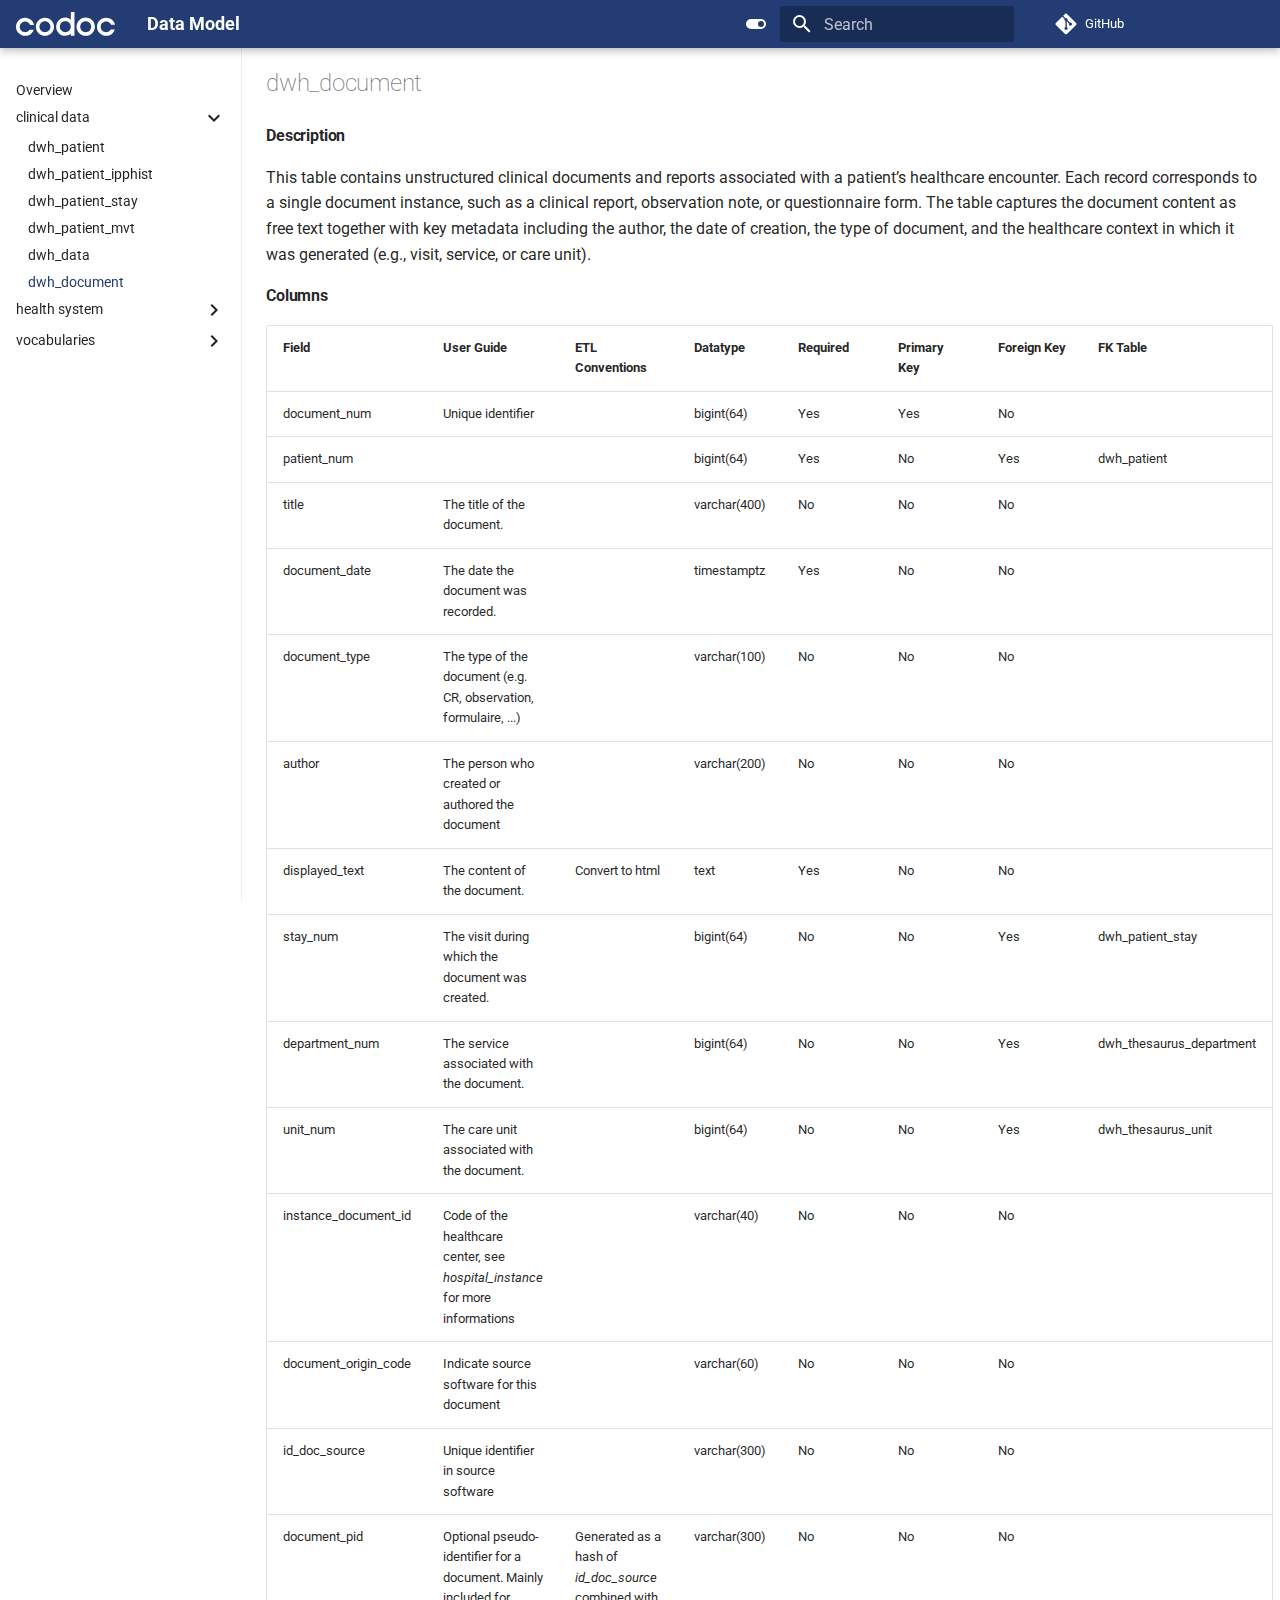
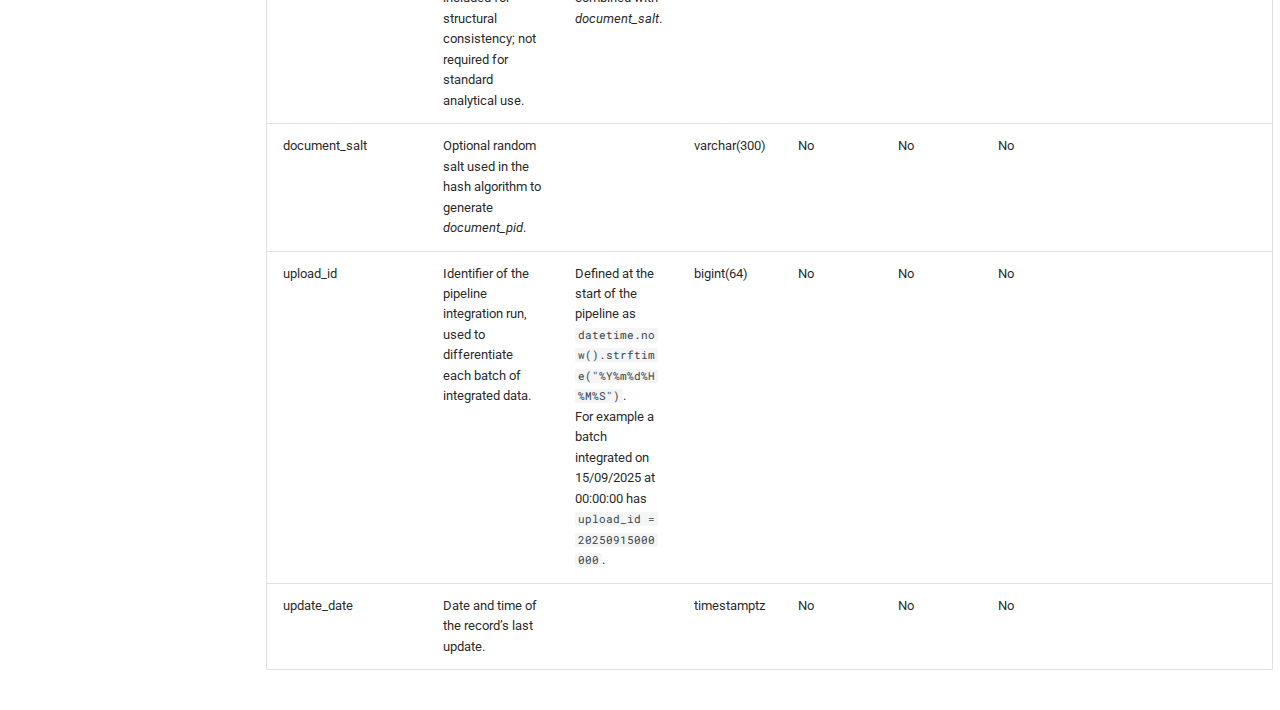
<file: tables/clinical_data/dwh_document/index.html>
<!doctype html>
<html lang="en" class="no-js">
  <head>
    
      <meta charset="utf-8">
      <meta name="viewport" content="width=device-width,initial-scale=1">
      
      
      
        <link rel="canonical" href="https://codoc-os.github.io/codoc-data-model-docs/tables/clinical_data/dwh_document/">
      
      
        <link rel="prev" href="../dwh_data/">
      
      
        <link rel="next" href="../../health_system/hospital_instance/">
      
      
      <link rel="icon" href="../../../assets/favicon.png">
      <meta name="generator" content="mkdocs-1.6.1, mkdocs-material-9.6.20">
    
    
      
        <title>dwh_document - Data Model</title>
      
    
    
      <link rel="stylesheet" href="../../../assets/stylesheets/main.e53b48f4.min.css">
      
        
        <link rel="stylesheet" href="../../../assets/stylesheets/palette.06af60db.min.css">
      
      


    
    
      
    
    
      
        
        
        <link rel="preconnect" href="https://fonts.gstatic.com" crossorigin>
        <link rel="stylesheet" href="https://fonts.googleapis.com/css?family=Roboto:300,300i,400,400i,700,700i%7CRoboto+Mono:400,400i,700,700i&display=fallback">
        <style>:root{--md-text-font:"Roboto";--md-code-font:"Roboto Mono"}</style>
      
    
    
      <link rel="stylesheet" href="../../../stylesheets/color.css">
    
    <script>__md_scope=new URL("../../..",location),__md_hash=e=>[...e].reduce(((e,_)=>(e<<5)-e+_.charCodeAt(0)),0),__md_get=(e,_=localStorage,t=__md_scope)=>JSON.parse(_.getItem(t.pathname+"."+e)),__md_set=(e,_,t=localStorage,a=__md_scope)=>{try{t.setItem(a.pathname+"."+e,JSON.stringify(_))}catch(e){}}</script>
    
      

    
    
    
  </head>
  
  
    
    
      
    
    
    
    
    <body dir="ltr" data-md-color-scheme="default" data-md-color-primary="custom" data-md-color-accent="custom">
  
    
    <input class="md-toggle" data-md-toggle="drawer" type="checkbox" id="__drawer" autocomplete="off">
    <input class="md-toggle" data-md-toggle="search" type="checkbox" id="__search" autocomplete="off">
    <label class="md-overlay" for="__drawer"></label>
    <div data-md-component="skip">
      
    </div>
    <div data-md-component="announce">
      
    </div>
    
    
      

  

<header class="md-header md-header--shadow" data-md-component="header">
  <nav class="md-header__inner md-grid" aria-label="Header">
    <a href="../../.." title="Data Model" class="md-header__button md-logo" aria-label="Data Model" data-md-component="logo">
      
  <img src="../../../assets/logo.svg" alt="logo">

    </a>
    <label class="md-header__button md-icon" for="__drawer">
      
      <svg xmlns="http://www.w3.org/2000/svg" viewBox="0 0 24 24"><path d="M3 6h18v2H3zm0 5h18v2H3zm0 5h18v2H3z"/></svg>
    </label>
    <div class="md-header__title" data-md-component="header-title">
      <div class="md-header__ellipsis">
        <div class="md-header__topic">
          <span class="md-ellipsis">
            Data Model
          </span>
        </div>
        <div class="md-header__topic" data-md-component="header-topic">
          <span class="md-ellipsis">
            
              dwh_document
            
          </span>
        </div>
      </div>
    </div>
    
      
        <form class="md-header__option" data-md-component="palette">
  
    
    
    
    <input class="md-option" data-md-color-media="(prefers-color-scheme: light)" data-md-color-scheme="default" data-md-color-primary="custom" data-md-color-accent="custom"  aria-label="Switch to dark mode"  type="radio" name="__palette" id="__palette_0">
    
      <label class="md-header__button md-icon" title="Switch to dark mode" for="__palette_1" hidden>
        <svg xmlns="http://www.w3.org/2000/svg" viewBox="0 0 24 24"><path d="M17 7H7a5 5 0 0 0-5 5 5 5 0 0 0 5 5h10a5 5 0 0 0 5-5 5 5 0 0 0-5-5m0 8a3 3 0 0 1-3-3 3 3 0 0 1 3-3 3 3 0 0 1 3 3 3 3 0 0 1-3 3"/></svg>
      </label>
    
  
    
    
    
    <input class="md-option" data-md-color-media="(prefers-color-scheme: dark)" data-md-color-scheme="slate" data-md-color-primary="black" data-md-color-accent="blue"  aria-label="Switch to system preference"  type="radio" name="__palette" id="__palette_1">
    
      <label class="md-header__button md-icon" title="Switch to system preference" for="__palette_0" hidden>
        <svg xmlns="http://www.w3.org/2000/svg" viewBox="0 0 24 24"><path d="M17 7H7a5 5 0 0 0-5 5 5 5 0 0 0 5 5h10a5 5 0 0 0 5-5 5 5 0 0 0-5-5M7 15a3 3 0 0 1-3-3 3 3 0 0 1 3-3 3 3 0 0 1 3 3 3 3 0 0 1-3 3"/></svg>
      </label>
    
  
</form>
      
    
    
      <script>var palette=__md_get("__palette");if(palette&&palette.color){if("(prefers-color-scheme)"===palette.color.media){var media=matchMedia("(prefers-color-scheme: light)"),input=document.querySelector(media.matches?"[data-md-color-media='(prefers-color-scheme: light)']":"[data-md-color-media='(prefers-color-scheme: dark)']");palette.color.media=input.getAttribute("data-md-color-media"),palette.color.scheme=input.getAttribute("data-md-color-scheme"),palette.color.primary=input.getAttribute("data-md-color-primary"),palette.color.accent=input.getAttribute("data-md-color-accent")}for(var[key,value]of Object.entries(palette.color))document.body.setAttribute("data-md-color-"+key,value)}</script>
    
    
    
      
      
        <label class="md-header__button md-icon" for="__search">
          
          <svg xmlns="http://www.w3.org/2000/svg" viewBox="0 0 24 24"><path d="M9.5 3A6.5 6.5 0 0 1 16 9.5c0 1.61-.59 3.09-1.56 4.23l.27.27h.79l5 5-1.5 1.5-5-5v-.79l-.27-.27A6.52 6.52 0 0 1 9.5 16 6.5 6.5 0 0 1 3 9.5 6.5 6.5 0 0 1 9.5 3m0 2C7 5 5 7 5 9.5S7 14 9.5 14 14 12 14 9.5 12 5 9.5 5"/></svg>
        </label>
        <div class="md-search" data-md-component="search" role="dialog">
  <label class="md-search__overlay" for="__search"></label>
  <div class="md-search__inner" role="search">
    <form class="md-search__form" name="search">
      <input type="text" class="md-search__input" name="query" aria-label="Search" placeholder="Search" autocapitalize="off" autocorrect="off" autocomplete="off" spellcheck="false" data-md-component="search-query" required>
      <label class="md-search__icon md-icon" for="__search">
        
        <svg xmlns="http://www.w3.org/2000/svg" viewBox="0 0 24 24"><path d="M9.5 3A6.5 6.5 0 0 1 16 9.5c0 1.61-.59 3.09-1.56 4.23l.27.27h.79l5 5-1.5 1.5-5-5v-.79l-.27-.27A6.52 6.52 0 0 1 9.5 16 6.5 6.5 0 0 1 3 9.5 6.5 6.5 0 0 1 9.5 3m0 2C7 5 5 7 5 9.5S7 14 9.5 14 14 12 14 9.5 12 5 9.5 5"/></svg>
        
        <svg xmlns="http://www.w3.org/2000/svg" viewBox="0 0 24 24"><path d="M20 11v2H8l5.5 5.5-1.42 1.42L4.16 12l7.92-7.92L13.5 5.5 8 11z"/></svg>
      </label>
      <nav class="md-search__options" aria-label="Search">
        
        <button type="reset" class="md-search__icon md-icon" title="Clear" aria-label="Clear" tabindex="-1">
          
          <svg xmlns="http://www.w3.org/2000/svg" viewBox="0 0 24 24"><path d="M19 6.41 17.59 5 12 10.59 6.41 5 5 6.41 10.59 12 5 17.59 6.41 19 12 13.41 17.59 19 19 17.59 13.41 12z"/></svg>
        </button>
      </nav>
      
        <div class="md-search__suggest" data-md-component="search-suggest"></div>
      
    </form>
    <div class="md-search__output">
      <div class="md-search__scrollwrap" tabindex="0" data-md-scrollfix>
        <div class="md-search-result" data-md-component="search-result">
          <div class="md-search-result__meta">
            Initializing search
          </div>
          <ol class="md-search-result__list" role="presentation"></ol>
        </div>
      </div>
    </div>
  </div>
</div>
      
    
    
      <div class="md-header__source">
        <a href="https://github.com/codoc-os/codoc-data-model-docs" title="Go to repository" class="md-source" data-md-component="source">
  <div class="md-source__icon md-icon">
    
    <svg xmlns="http://www.w3.org/2000/svg" viewBox="0 0 448 512"><!--! Font Awesome Free 7.0.0 by @fontawesome - https://fontawesome.com License - https://fontawesome.com/license/free (Icons: CC BY 4.0, Fonts: SIL OFL 1.1, Code: MIT License) Copyright 2025 Fonticons, Inc.--><path d="M439.6 236.1 244 40.5c-5.4-5.5-12.8-8.5-20.4-8.5s-15 3-20.4 8.4L162.5 81l51.5 51.5c27.1-9.1 52.7 16.8 43.4 43.7l49.7 49.7c34.2-11.8 61.2 31 35.5 56.7-26.5 26.5-70.2-2.9-56-37.3L240.3 199v121.9c25.3 12.5 22.3 41.8 9.1 55-6.4 6.4-15.2 10.1-24.3 10.1s-17.8-3.6-24.3-10.1c-17.6-17.6-11.1-46.9 11.2-56v-123c-20.8-8.5-24.6-30.7-18.6-45L142.6 101 8.5 235.1C3 240.6 0 247.9 0 255.5s3 15 8.5 20.4l195.6 195.7c5.4 5.4 12.7 8.4 20.4 8.4s15-3 20.4-8.4l194.7-194.7c5.4-5.4 8.4-12.8 8.4-20.4s-3-15-8.4-20.4"/></svg>
  </div>
  <div class="md-source__repository">
    GitHub
  </div>
</a>
      </div>
    
  </nav>
  
</header>
    
    <div class="md-container" data-md-component="container">
      
      
        
          
        
      
      <main class="md-main" data-md-component="main">
        <div class="md-main__inner md-grid">
          
            
              
              <div class="md-sidebar md-sidebar--primary" data-md-component="sidebar" data-md-type="navigation" >
                <div class="md-sidebar__scrollwrap">
                  <div class="md-sidebar__inner">
                    



  

<nav class="md-nav md-nav--primary md-nav--integrated" aria-label="Navigation" data-md-level="0">
  <label class="md-nav__title" for="__drawer">
    <a href="../../.." title="Data Model" class="md-nav__button md-logo" aria-label="Data Model" data-md-component="logo">
      
  <img src="../../../assets/logo.svg" alt="logo">

    </a>
    Data Model
  </label>
  
    <div class="md-nav__source">
      <a href="https://github.com/codoc-os/codoc-data-model-docs" title="Go to repository" class="md-source" data-md-component="source">
  <div class="md-source__icon md-icon">
    
    <svg xmlns="http://www.w3.org/2000/svg" viewBox="0 0 448 512"><!--! Font Awesome Free 7.0.0 by @fontawesome - https://fontawesome.com License - https://fontawesome.com/license/free (Icons: CC BY 4.0, Fonts: SIL OFL 1.1, Code: MIT License) Copyright 2025 Fonticons, Inc.--><path d="M439.6 236.1 244 40.5c-5.4-5.5-12.8-8.5-20.4-8.5s-15 3-20.4 8.4L162.5 81l51.5 51.5c27.1-9.1 52.7 16.8 43.4 43.7l49.7 49.7c34.2-11.8 61.2 31 35.5 56.7-26.5 26.5-70.2-2.9-56-37.3L240.3 199v121.9c25.3 12.5 22.3 41.8 9.1 55-6.4 6.4-15.2 10.1-24.3 10.1s-17.8-3.6-24.3-10.1c-17.6-17.6-11.1-46.9 11.2-56v-123c-20.8-8.5-24.6-30.7-18.6-45L142.6 101 8.5 235.1C3 240.6 0 247.9 0 255.5s3 15 8.5 20.4l195.6 195.7c5.4 5.4 12.7 8.4 20.4 8.4s15-3 20.4-8.4l194.7-194.7c5.4-5.4 8.4-12.8 8.4-20.4s-3-15-8.4-20.4"/></svg>
  </div>
  <div class="md-source__repository">
    GitHub
  </div>
</a>
    </div>
  
  <ul class="md-nav__list" data-md-scrollfix>
    
      
      
  
  
  
  
    <li class="md-nav__item">
      <a href="../../.." class="md-nav__link">
        
  
  
  <span class="md-ellipsis">
    Overview
    
  </span>
  

      </a>
    </li>
  

    
      
      
  
  
    
  
  
  
    
    
    
    
    
    <li class="md-nav__item md-nav__item--active md-nav__item--nested">
      
        
        
        <input class="md-nav__toggle md-toggle " type="checkbox" id="__nav_2" checked>
        
          
          <label class="md-nav__link" for="__nav_2" id="__nav_2_label" tabindex="0">
            
  
  
  <span class="md-ellipsis">
    clinical data
    
  </span>
  

            <span class="md-nav__icon md-icon"></span>
          </label>
        
        <nav class="md-nav" data-md-level="1" aria-labelledby="__nav_2_label" aria-expanded="true">
          <label class="md-nav__title" for="__nav_2">
            <span class="md-nav__icon md-icon"></span>
            clinical data
          </label>
          <ul class="md-nav__list" data-md-scrollfix>
            
              
                
  
  
  
  
    <li class="md-nav__item">
      <a href="../dwh_patient/" class="md-nav__link">
        
  
  
  <span class="md-ellipsis">
    dwh_patient
    
  </span>
  

      </a>
    </li>
  

              
            
              
                
  
  
  
  
    <li class="md-nav__item">
      <a href="../dwh_patient_ipphist/" class="md-nav__link">
        
  
  
  <span class="md-ellipsis">
    dwh_patient_ipphist
    
  </span>
  

      </a>
    </li>
  

              
            
              
                
  
  
  
  
    <li class="md-nav__item">
      <a href="../dwh_patient_stay/" class="md-nav__link">
        
  
  
  <span class="md-ellipsis">
    dwh_patient_stay
    
  </span>
  

      </a>
    </li>
  

              
            
              
                
  
  
  
  
    <li class="md-nav__item">
      <a href="../dwh_patient_mvt/" class="md-nav__link">
        
  
  
  <span class="md-ellipsis">
    dwh_patient_mvt
    
  </span>
  

      </a>
    </li>
  

              
            
              
                
  
  
  
  
    <li class="md-nav__item">
      <a href="../dwh_data/" class="md-nav__link">
        
  
  
  <span class="md-ellipsis">
    dwh_data
    
  </span>
  

      </a>
    </li>
  

              
            
              
                
  
  
    
  
  
  
    <li class="md-nav__item md-nav__item--active">
      
      <input class="md-nav__toggle md-toggle" type="checkbox" id="__toc">
      
      
      
      <a href="./" class="md-nav__link md-nav__link--active">
        
  
  
  <span class="md-ellipsis">
    dwh_document
    
  </span>
  

      </a>
      
    </li>
  

              
            
          </ul>
        </nav>
      
    </li>
  

    
      
      
  
  
  
  
    
    
    
    
    
    <li class="md-nav__item md-nav__item--nested">
      
        
        
        <input class="md-nav__toggle md-toggle " type="checkbox" id="__nav_3" >
        
          
          <label class="md-nav__link" for="__nav_3" id="__nav_3_label" tabindex="0">
            
  
  
  <span class="md-ellipsis">
    health system
    
  </span>
  

            <span class="md-nav__icon md-icon"></span>
          </label>
        
        <nav class="md-nav" data-md-level="1" aria-labelledby="__nav_3_label" aria-expanded="false">
          <label class="md-nav__title" for="__nav_3">
            <span class="md-nav__icon md-icon"></span>
            health system
          </label>
          <ul class="md-nav__list" data-md-scrollfix>
            
              
                
  
  
  
  
    <li class="md-nav__item">
      <a href="../../health_system/hospital_instance/" class="md-nav__link">
        
  
  
  <span class="md-ellipsis">
    hospital_instance
    
  </span>
  

      </a>
    </li>
  

              
            
              
                
  
  
  
  
    <li class="md-nav__item">
      <a href="../../health_system/dwh_thesaurus_site/" class="md-nav__link">
        
  
  
  <span class="md-ellipsis">
    dwh_thesaurus_site
    
  </span>
  

      </a>
    </li>
  

              
            
              
                
  
  
  
  
    <li class="md-nav__item">
      <a href="../../health_system/dwh_thesaurus_department/" class="md-nav__link">
        
  
  
  <span class="md-ellipsis">
    dwh_thesaurus_department
    
  </span>
  

      </a>
    </li>
  

              
            
              
                
  
  
  
  
    <li class="md-nav__item">
      <a href="../../health_system/dwh_thesaurus_unit/" class="md-nav__link">
        
  
  
  <span class="md-ellipsis">
    dwh_thesaurus_unit
    
  </span>
  

      </a>
    </li>
  

              
            
          </ul>
        </nav>
      
    </li>
  

    
      
      
  
  
  
  
    
    
    
    
    
    <li class="md-nav__item md-nav__item--nested">
      
        
        
        <input class="md-nav__toggle md-toggle " type="checkbox" id="__nav_4" >
        
          
          <label class="md-nav__link" for="__nav_4" id="__nav_4_label" tabindex="0">
            
  
  
  <span class="md-ellipsis">
    vocabularies
    
  </span>
  

            <span class="md-nav__icon md-icon"></span>
          </label>
        
        <nav class="md-nav" data-md-level="1" aria-labelledby="__nav_4_label" aria-expanded="false">
          <label class="md-nav__title" for="__nav_4">
            <span class="md-nav__icon md-icon"></span>
            vocabularies
          </label>
          <ul class="md-nav__list" data-md-scrollfix>
            
              
                
  
  
  
  
    <li class="md-nav__item">
      <a href="../../vocabularies/dwh_thesaurus_data/" class="md-nav__link">
        
  
  
  <span class="md-ellipsis">
    dwh_thesaurus_data
    
  </span>
  

      </a>
    </li>
  

              
            
          </ul>
        </nav>
      
    </li>
  

    
  </ul>
</nav>
                  </div>
                </div>
              </div>
            
            
          
          
            <div class="md-content" data-md-component="content">
              <article class="md-content__inner md-typeset">
                
                  


  
  


  <h1>dwh_document</h1>

<h4 id="description">Description<a class="headerlink" href="#description" title="Permanent link">&para;</a></h4>
<p>This table contains unstructured clinical documents and reports associated with a patient’s healthcare encounter. 
Each record corresponds to a single document instance, such as a clinical report, observation note, or questionnaire form. 
The table captures the document content as free text together with key metadata including the author, the date of creation, the type of document, and the healthcare context in which it was generated (e.g., visit, service, or care unit).</p>
<h4 id="columns">Columns<a class="headerlink" href="#columns" title="Permanent link">&para;</a></h4>
<table>
<thead>
<tr>
<th style="text-align: left;">Field</th>
<th style="text-align: left;">User Guide</th>
<th style="text-align: left;">ETL Conventions</th>
<th style="text-align: left;">Datatype</th>
<th style="text-align: left;">Required</th>
<th style="text-align: left;">Primary Key</th>
<th style="text-align: left;">Foreign Key</th>
<th style="text-align: left;">FK Table</th>
</tr>
</thead>
<tbody>
<tr>
<td style="text-align: left;">document_num</td>
<td style="text-align: left;">Unique identifier</td>
<td style="text-align: left;"></td>
<td style="text-align: left;">bigint(64)</td>
<td style="text-align: left;">Yes</td>
<td style="text-align: left;">Yes</td>
<td style="text-align: left;">No</td>
<td style="text-align: left;"></td>
</tr>
<tr>
<td style="text-align: left;">patient_num</td>
<td style="text-align: left;"></td>
<td style="text-align: left;"></td>
<td style="text-align: left;">bigint(64)</td>
<td style="text-align: left;">Yes</td>
<td style="text-align: left;">No</td>
<td style="text-align: left;">Yes</td>
<td style="text-align: left;">dwh_patient</td>
</tr>
<tr>
<td style="text-align: left;">title</td>
<td style="text-align: left;">The title of the document.</td>
<td style="text-align: left;"></td>
<td style="text-align: left;">varchar(400)</td>
<td style="text-align: left;">No</td>
<td style="text-align: left;">No</td>
<td style="text-align: left;">No</td>
<td style="text-align: left;"></td>
</tr>
<tr>
<td style="text-align: left;">document_date</td>
<td style="text-align: left;">The date the document was recorded.</td>
<td style="text-align: left;"></td>
<td style="text-align: left;">timestamptz</td>
<td style="text-align: left;">Yes</td>
<td style="text-align: left;">No</td>
<td style="text-align: left;">No</td>
<td style="text-align: left;"></td>
</tr>
<tr>
<td style="text-align: left;">document_type</td>
<td style="text-align: left;">The type of the document (e.g. CR, observation, formulaire, ...)</td>
<td style="text-align: left;"></td>
<td style="text-align: left;">varchar(100)</td>
<td style="text-align: left;">No</td>
<td style="text-align: left;">No</td>
<td style="text-align: left;">No</td>
<td style="text-align: left;"></td>
</tr>
<tr>
<td style="text-align: left;">author</td>
<td style="text-align: left;">The person who created or authored the document</td>
<td style="text-align: left;"></td>
<td style="text-align: left;">varchar(200)</td>
<td style="text-align: left;">No</td>
<td style="text-align: left;">No</td>
<td style="text-align: left;">No</td>
<td style="text-align: left;"></td>
</tr>
<tr>
<td style="text-align: left;">displayed_text</td>
<td style="text-align: left;">The content of the document.</td>
<td style="text-align: left;">Convert to html</td>
<td style="text-align: left;">text</td>
<td style="text-align: left;">Yes</td>
<td style="text-align: left;">No</td>
<td style="text-align: left;">No</td>
<td style="text-align: left;"></td>
</tr>
<tr>
<td style="text-align: left;">stay_num</td>
<td style="text-align: left;">The visit during which the document was created.</td>
<td style="text-align: left;"></td>
<td style="text-align: left;">bigint(64)</td>
<td style="text-align: left;">No</td>
<td style="text-align: left;">No</td>
<td style="text-align: left;">Yes</td>
<td style="text-align: left;">dwh_patient_stay</td>
</tr>
<tr>
<td style="text-align: left;">department_num</td>
<td style="text-align: left;">The service associated with the document.</td>
<td style="text-align: left;"></td>
<td style="text-align: left;">bigint(64)</td>
<td style="text-align: left;">No</td>
<td style="text-align: left;">No</td>
<td style="text-align: left;">Yes</td>
<td style="text-align: left;">dwh_thesaurus_department</td>
</tr>
<tr>
<td style="text-align: left;">unit_num</td>
<td style="text-align: left;">The care unit associated with the document.</td>
<td style="text-align: left;"></td>
<td style="text-align: left;">bigint(64)</td>
<td style="text-align: left;">No</td>
<td style="text-align: left;">No</td>
<td style="text-align: left;">Yes</td>
<td style="text-align: left;">dwh_thesaurus_unit</td>
</tr>
<tr>
<td style="text-align: left;">instance_document_id</td>
<td style="text-align: left;">Code of the healthcare center, see <em>hospital_instance</em> for more informations</td>
<td style="text-align: left;"></td>
<td style="text-align: left;">varchar(40)</td>
<td style="text-align: left;">No</td>
<td style="text-align: left;">No</td>
<td style="text-align: left;">No</td>
<td style="text-align: left;"></td>
</tr>
<tr>
<td style="text-align: left;">document_origin_code</td>
<td style="text-align: left;">Indicate source software for this document</td>
<td style="text-align: left;"></td>
<td style="text-align: left;">varchar(60)</td>
<td style="text-align: left;">No</td>
<td style="text-align: left;">No</td>
<td style="text-align: left;">No</td>
<td style="text-align: left;"></td>
</tr>
<tr>
<td style="text-align: left;">id_doc_source</td>
<td style="text-align: left;">Unique identifier in source software</td>
<td style="text-align: left;"></td>
<td style="text-align: left;">varchar(300)</td>
<td style="text-align: left;">No</td>
<td style="text-align: left;">No</td>
<td style="text-align: left;">No</td>
<td style="text-align: left;"></td>
</tr>
<tr>
<td style="text-align: left;">document_pid</td>
<td style="text-align: left;">Optional pseudo-identifier for a document. Mainly included for structural consistency; not required for standard analytical use.</td>
<td style="text-align: left;">Generated as a hash of <em>id_doc_source</em> combined with <em>document_salt</em>.</td>
<td style="text-align: left;">varchar(300)</td>
<td style="text-align: left;">No</td>
<td style="text-align: left;">No</td>
<td style="text-align: left;">No</td>
<td style="text-align: left;"></td>
</tr>
<tr>
<td style="text-align: left;">document_salt</td>
<td style="text-align: left;">Optional random salt used in the hash algorithm to generate <em>document_pid</em>.</td>
<td style="text-align: left;"></td>
<td style="text-align: left;">varchar(300)</td>
<td style="text-align: left;">No</td>
<td style="text-align: left;">No</td>
<td style="text-align: left;">No</td>
<td style="text-align: left;"></td>
</tr>
<tr>
<td style="text-align: left;">upload_id</td>
<td style="text-align: left;">Identifier of the pipeline integration run, used to differentiate each batch of integrated data.</td>
<td style="text-align: left;">Defined at the start of the pipeline as <code>datetime.now().strftime("%Y%m%d%H%M%S")</code>. <br> For example a batch integrated on 15/09/2025 at 00:00:00 has <code>upload_id = 20250915000000</code>.</td>
<td style="text-align: left;">bigint(64)</td>
<td style="text-align: left;">No</td>
<td style="text-align: left;">No</td>
<td style="text-align: left;">No</td>
<td style="text-align: left;"></td>
</tr>
<tr>
<td style="text-align: left;">update_date</td>
<td style="text-align: left;">Date and time of the record’s last update.</td>
<td style="text-align: left;"></td>
<td style="text-align: left;">timestamptz</td>
<td style="text-align: left;">No</td>
<td style="text-align: left;">No</td>
<td style="text-align: left;">No</td>
<td style="text-align: left;"></td>
</tr>
</tbody>
</table>












                
              </article>
            </div>
          
          
<script>var target=document.getElementById(location.hash.slice(1));target&&target.name&&(target.checked=target.name.startsWith("__tabbed_"))</script>
        </div>
        
      </main>
      
        <footer class="md-footer">
</footer>
      
    </div>
    <div class="md-dialog" data-md-component="dialog">
      <div class="md-dialog__inner md-typeset"></div>
    </div>
    
    
    
      
      <script id="__config" type="application/json">{"base": "../../..", "features": ["search.suggest", "content.code.copy", "toc.integrate"], "search": "../../../assets/javascripts/workers/search.973d3a69.min.js", "tags": null, "translations": {"clipboard.copied": "Copied to clipboard", "clipboard.copy": "Copy to clipboard", "search.result.more.one": "1 more on this page", "search.result.more.other": "# more on this page", "search.result.none": "No matching documents", "search.result.one": "1 matching document", "search.result.other": "# matching documents", "search.result.placeholder": "Type to start searching", "search.result.term.missing": "Missing", "select.version": "Select version"}, "version": null}</script>
    
    
      <script src="../../../assets/javascripts/bundle.f55a23d4.min.js"></script>
      
    
  </body>
</html>
</file>
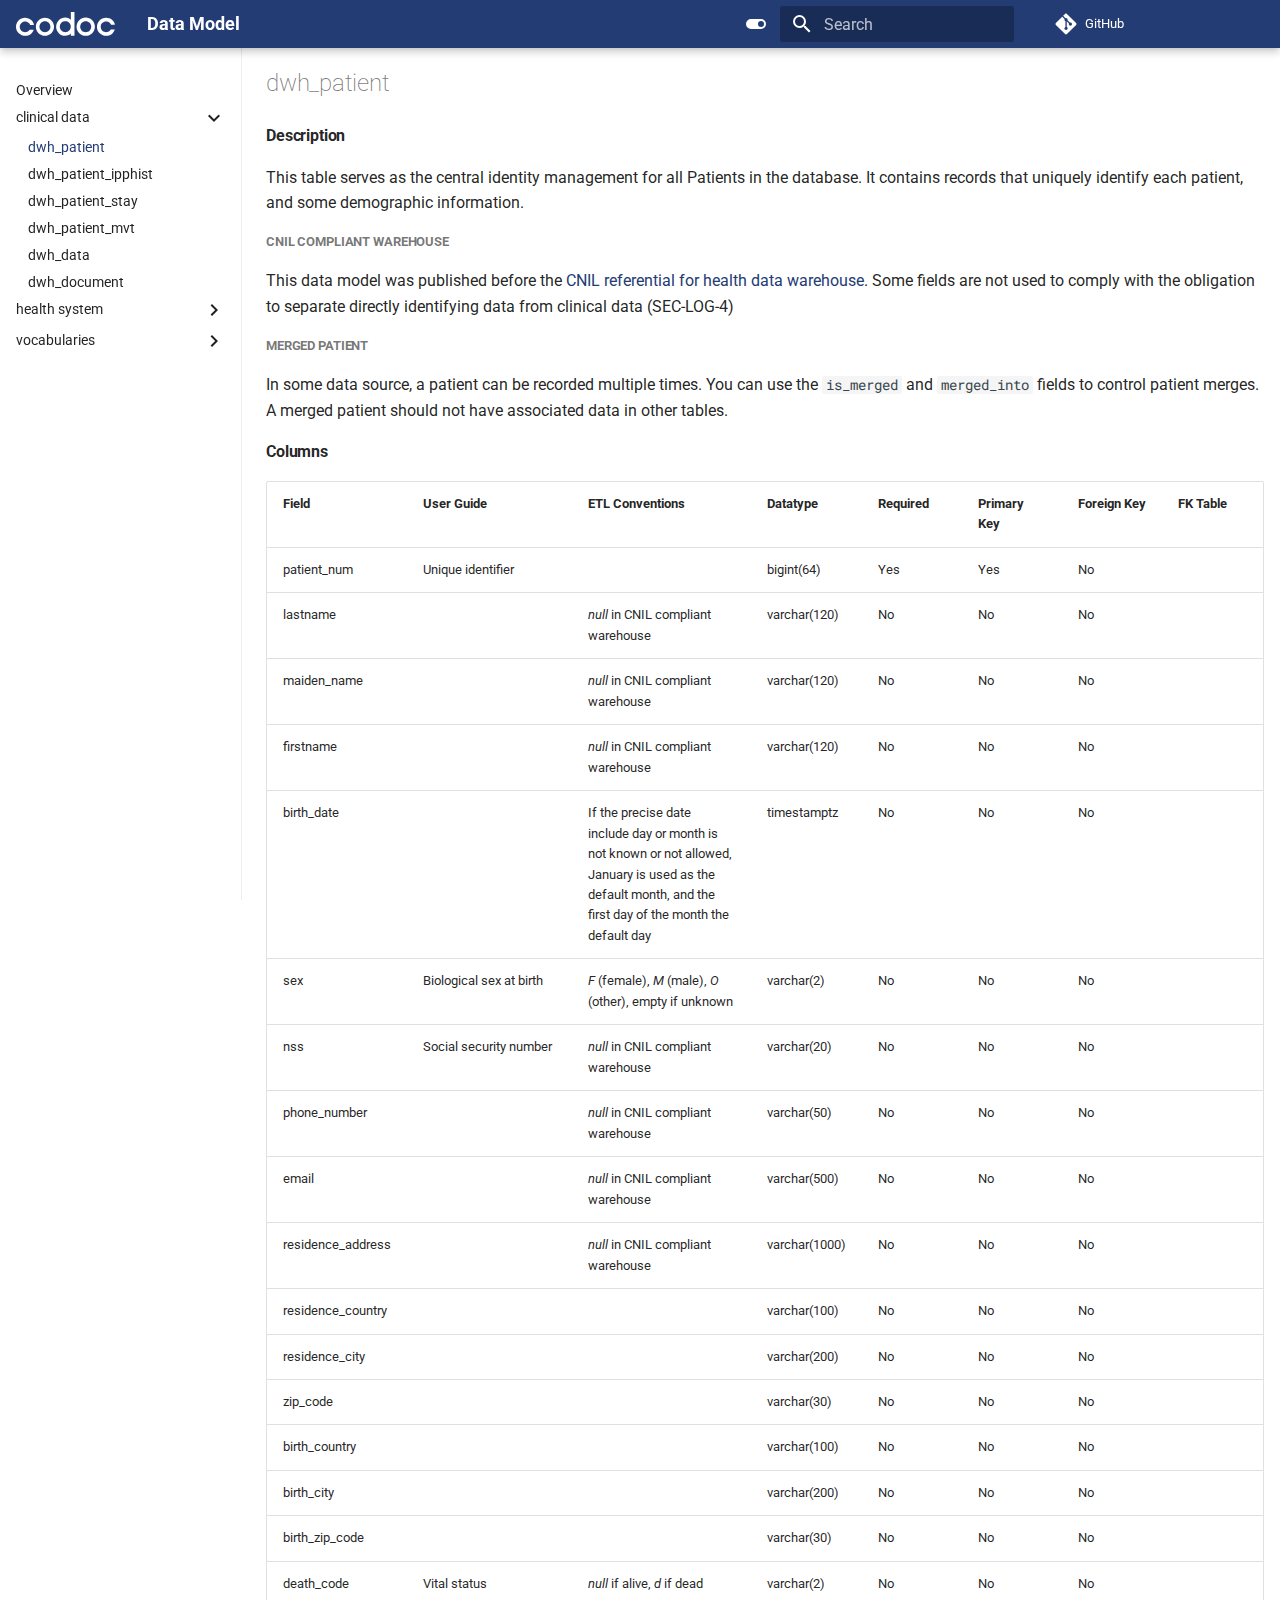
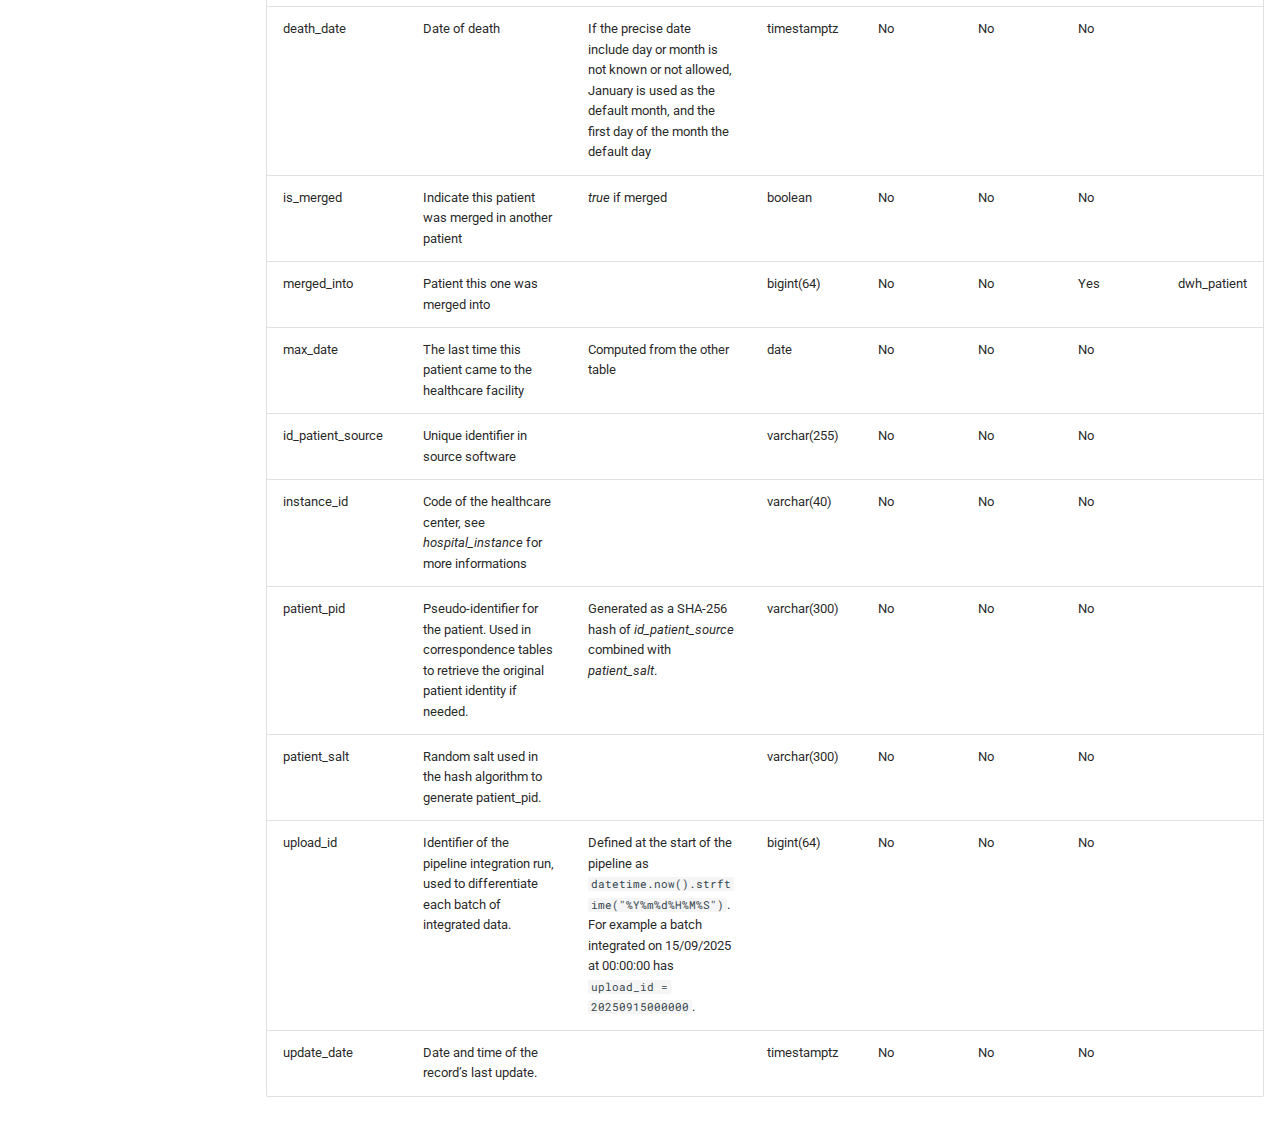
<file: tables/clinical_data/dwh_patient/index.html>
<!doctype html>
<html lang="en" class="no-js">
  <head>
    
      <meta charset="utf-8">
      <meta name="viewport" content="width=device-width,initial-scale=1">
      
      
      
        <link rel="canonical" href="https://codoc-os.github.io/codoc-data-model-docs/tables/clinical_data/dwh_patient/">
      
      
        <link rel="prev" href="../../..">
      
      
        <link rel="next" href="../dwh_patient_ipphist/">
      
      
      <link rel="icon" href="../../../assets/favicon.png">
      <meta name="generator" content="mkdocs-1.6.1, mkdocs-material-9.6.20">
    
    
      
        <title>dwh_patient - Data Model</title>
      
    
    
      <link rel="stylesheet" href="../../../assets/stylesheets/main.e53b48f4.min.css">
      
        
        <link rel="stylesheet" href="../../../assets/stylesheets/palette.06af60db.min.css">
      
      


    
    
      
    
    
      
        
        
        <link rel="preconnect" href="https://fonts.gstatic.com" crossorigin>
        <link rel="stylesheet" href="https://fonts.googleapis.com/css?family=Roboto:300,300i,400,400i,700,700i%7CRoboto+Mono:400,400i,700,700i&display=fallback">
        <style>:root{--md-text-font:"Roboto";--md-code-font:"Roboto Mono"}</style>
      
    
    
      <link rel="stylesheet" href="../../../stylesheets/color.css">
    
    <script>__md_scope=new URL("../../..",location),__md_hash=e=>[...e].reduce(((e,_)=>(e<<5)-e+_.charCodeAt(0)),0),__md_get=(e,_=localStorage,t=__md_scope)=>JSON.parse(_.getItem(t.pathname+"."+e)),__md_set=(e,_,t=localStorage,a=__md_scope)=>{try{t.setItem(a.pathname+"."+e,JSON.stringify(_))}catch(e){}}</script>
    
      

    
    
    
  </head>
  
  
    
    
      
    
    
    
    
    <body dir="ltr" data-md-color-scheme="default" data-md-color-primary="custom" data-md-color-accent="custom">
  
    
    <input class="md-toggle" data-md-toggle="drawer" type="checkbox" id="__drawer" autocomplete="off">
    <input class="md-toggle" data-md-toggle="search" type="checkbox" id="__search" autocomplete="off">
    <label class="md-overlay" for="__drawer"></label>
    <div data-md-component="skip">
      
    </div>
    <div data-md-component="announce">
      
    </div>
    
    
      

  

<header class="md-header md-header--shadow" data-md-component="header">
  <nav class="md-header__inner md-grid" aria-label="Header">
    <a href="../../.." title="Data Model" class="md-header__button md-logo" aria-label="Data Model" data-md-component="logo">
      
  <img src="../../../assets/logo.svg" alt="logo">

    </a>
    <label class="md-header__button md-icon" for="__drawer">
      
      <svg xmlns="http://www.w3.org/2000/svg" viewBox="0 0 24 24"><path d="M3 6h18v2H3zm0 5h18v2H3zm0 5h18v2H3z"/></svg>
    </label>
    <div class="md-header__title" data-md-component="header-title">
      <div class="md-header__ellipsis">
        <div class="md-header__topic">
          <span class="md-ellipsis">
            Data Model
          </span>
        </div>
        <div class="md-header__topic" data-md-component="header-topic">
          <span class="md-ellipsis">
            
              dwh_patient
            
          </span>
        </div>
      </div>
    </div>
    
      
        <form class="md-header__option" data-md-component="palette">
  
    
    
    
    <input class="md-option" data-md-color-media="(prefers-color-scheme: light)" data-md-color-scheme="default" data-md-color-primary="custom" data-md-color-accent="custom"  aria-label="Switch to dark mode"  type="radio" name="__palette" id="__palette_0">
    
      <label class="md-header__button md-icon" title="Switch to dark mode" for="__palette_1" hidden>
        <svg xmlns="http://www.w3.org/2000/svg" viewBox="0 0 24 24"><path d="M17 7H7a5 5 0 0 0-5 5 5 5 0 0 0 5 5h10a5 5 0 0 0 5-5 5 5 0 0 0-5-5m0 8a3 3 0 0 1-3-3 3 3 0 0 1 3-3 3 3 0 0 1 3 3 3 3 0 0 1-3 3"/></svg>
      </label>
    
  
    
    
    
    <input class="md-option" data-md-color-media="(prefers-color-scheme: dark)" data-md-color-scheme="slate" data-md-color-primary="black" data-md-color-accent="blue"  aria-label="Switch to system preference"  type="radio" name="__palette" id="__palette_1">
    
      <label class="md-header__button md-icon" title="Switch to system preference" for="__palette_0" hidden>
        <svg xmlns="http://www.w3.org/2000/svg" viewBox="0 0 24 24"><path d="M17 7H7a5 5 0 0 0-5 5 5 5 0 0 0 5 5h10a5 5 0 0 0 5-5 5 5 0 0 0-5-5M7 15a3 3 0 0 1-3-3 3 3 0 0 1 3-3 3 3 0 0 1 3 3 3 3 0 0 1-3 3"/></svg>
      </label>
    
  
</form>
      
    
    
      <script>var palette=__md_get("__palette");if(palette&&palette.color){if("(prefers-color-scheme)"===palette.color.media){var media=matchMedia("(prefers-color-scheme: light)"),input=document.querySelector(media.matches?"[data-md-color-media='(prefers-color-scheme: light)']":"[data-md-color-media='(prefers-color-scheme: dark)']");palette.color.media=input.getAttribute("data-md-color-media"),palette.color.scheme=input.getAttribute("data-md-color-scheme"),palette.color.primary=input.getAttribute("data-md-color-primary"),palette.color.accent=input.getAttribute("data-md-color-accent")}for(var[key,value]of Object.entries(palette.color))document.body.setAttribute("data-md-color-"+key,value)}</script>
    
    
    
      
      
        <label class="md-header__button md-icon" for="__search">
          
          <svg xmlns="http://www.w3.org/2000/svg" viewBox="0 0 24 24"><path d="M9.5 3A6.5 6.5 0 0 1 16 9.5c0 1.61-.59 3.09-1.56 4.23l.27.27h.79l5 5-1.5 1.5-5-5v-.79l-.27-.27A6.52 6.52 0 0 1 9.5 16 6.5 6.5 0 0 1 3 9.5 6.5 6.5 0 0 1 9.5 3m0 2C7 5 5 7 5 9.5S7 14 9.5 14 14 12 14 9.5 12 5 9.5 5"/></svg>
        </label>
        <div class="md-search" data-md-component="search" role="dialog">
  <label class="md-search__overlay" for="__search"></label>
  <div class="md-search__inner" role="search">
    <form class="md-search__form" name="search">
      <input type="text" class="md-search__input" name="query" aria-label="Search" placeholder="Search" autocapitalize="off" autocorrect="off" autocomplete="off" spellcheck="false" data-md-component="search-query" required>
      <label class="md-search__icon md-icon" for="__search">
        
        <svg xmlns="http://www.w3.org/2000/svg" viewBox="0 0 24 24"><path d="M9.5 3A6.5 6.5 0 0 1 16 9.5c0 1.61-.59 3.09-1.56 4.23l.27.27h.79l5 5-1.5 1.5-5-5v-.79l-.27-.27A6.52 6.52 0 0 1 9.5 16 6.5 6.5 0 0 1 3 9.5 6.5 6.5 0 0 1 9.5 3m0 2C7 5 5 7 5 9.5S7 14 9.5 14 14 12 14 9.5 12 5 9.5 5"/></svg>
        
        <svg xmlns="http://www.w3.org/2000/svg" viewBox="0 0 24 24"><path d="M20 11v2H8l5.5 5.5-1.42 1.42L4.16 12l7.92-7.92L13.5 5.5 8 11z"/></svg>
      </label>
      <nav class="md-search__options" aria-label="Search">
        
        <button type="reset" class="md-search__icon md-icon" title="Clear" aria-label="Clear" tabindex="-1">
          
          <svg xmlns="http://www.w3.org/2000/svg" viewBox="0 0 24 24"><path d="M19 6.41 17.59 5 12 10.59 6.41 5 5 6.41 10.59 12 5 17.59 6.41 19 12 13.41 17.59 19 19 17.59 13.41 12z"/></svg>
        </button>
      </nav>
      
        <div class="md-search__suggest" data-md-component="search-suggest"></div>
      
    </form>
    <div class="md-search__output">
      <div class="md-search__scrollwrap" tabindex="0" data-md-scrollfix>
        <div class="md-search-result" data-md-component="search-result">
          <div class="md-search-result__meta">
            Initializing search
          </div>
          <ol class="md-search-result__list" role="presentation"></ol>
        </div>
      </div>
    </div>
  </div>
</div>
      
    
    
      <div class="md-header__source">
        <a href="https://github.com/codoc-os/codoc-data-model-docs" title="Go to repository" class="md-source" data-md-component="source">
  <div class="md-source__icon md-icon">
    
    <svg xmlns="http://www.w3.org/2000/svg" viewBox="0 0 448 512"><!--! Font Awesome Free 7.0.0 by @fontawesome - https://fontawesome.com License - https://fontawesome.com/license/free (Icons: CC BY 4.0, Fonts: SIL OFL 1.1, Code: MIT License) Copyright 2025 Fonticons, Inc.--><path d="M439.6 236.1 244 40.5c-5.4-5.5-12.8-8.5-20.4-8.5s-15 3-20.4 8.4L162.5 81l51.5 51.5c27.1-9.1 52.7 16.8 43.4 43.7l49.7 49.7c34.2-11.8 61.2 31 35.5 56.7-26.5 26.5-70.2-2.9-56-37.3L240.3 199v121.9c25.3 12.5 22.3 41.8 9.1 55-6.4 6.4-15.2 10.1-24.3 10.1s-17.8-3.6-24.3-10.1c-17.6-17.6-11.1-46.9 11.2-56v-123c-20.8-8.5-24.6-30.7-18.6-45L142.6 101 8.5 235.1C3 240.6 0 247.9 0 255.5s3 15 8.5 20.4l195.6 195.7c5.4 5.4 12.7 8.4 20.4 8.4s15-3 20.4-8.4l194.7-194.7c5.4-5.4 8.4-12.8 8.4-20.4s-3-15-8.4-20.4"/></svg>
  </div>
  <div class="md-source__repository">
    GitHub
  </div>
</a>
      </div>
    
  </nav>
  
</header>
    
    <div class="md-container" data-md-component="container">
      
      
        
          
        
      
      <main class="md-main" data-md-component="main">
        <div class="md-main__inner md-grid">
          
            
              
              <div class="md-sidebar md-sidebar--primary" data-md-component="sidebar" data-md-type="navigation" >
                <div class="md-sidebar__scrollwrap">
                  <div class="md-sidebar__inner">
                    



  

<nav class="md-nav md-nav--primary md-nav--integrated" aria-label="Navigation" data-md-level="0">
  <label class="md-nav__title" for="__drawer">
    <a href="../../.." title="Data Model" class="md-nav__button md-logo" aria-label="Data Model" data-md-component="logo">
      
  <img src="../../../assets/logo.svg" alt="logo">

    </a>
    Data Model
  </label>
  
    <div class="md-nav__source">
      <a href="https://github.com/codoc-os/codoc-data-model-docs" title="Go to repository" class="md-source" data-md-component="source">
  <div class="md-source__icon md-icon">
    
    <svg xmlns="http://www.w3.org/2000/svg" viewBox="0 0 448 512"><!--! Font Awesome Free 7.0.0 by @fontawesome - https://fontawesome.com License - https://fontawesome.com/license/free (Icons: CC BY 4.0, Fonts: SIL OFL 1.1, Code: MIT License) Copyright 2025 Fonticons, Inc.--><path d="M439.6 236.1 244 40.5c-5.4-5.5-12.8-8.5-20.4-8.5s-15 3-20.4 8.4L162.5 81l51.5 51.5c27.1-9.1 52.7 16.8 43.4 43.7l49.7 49.7c34.2-11.8 61.2 31 35.5 56.7-26.5 26.5-70.2-2.9-56-37.3L240.3 199v121.9c25.3 12.5 22.3 41.8 9.1 55-6.4 6.4-15.2 10.1-24.3 10.1s-17.8-3.6-24.3-10.1c-17.6-17.6-11.1-46.9 11.2-56v-123c-20.8-8.5-24.6-30.7-18.6-45L142.6 101 8.5 235.1C3 240.6 0 247.9 0 255.5s3 15 8.5 20.4l195.6 195.7c5.4 5.4 12.7 8.4 20.4 8.4s15-3 20.4-8.4l194.7-194.7c5.4-5.4 8.4-12.8 8.4-20.4s-3-15-8.4-20.4"/></svg>
  </div>
  <div class="md-source__repository">
    GitHub
  </div>
</a>
    </div>
  
  <ul class="md-nav__list" data-md-scrollfix>
    
      
      
  
  
  
  
    <li class="md-nav__item">
      <a href="../../.." class="md-nav__link">
        
  
  
  <span class="md-ellipsis">
    Overview
    
  </span>
  

      </a>
    </li>
  

    
      
      
  
  
    
  
  
  
    
    
    
    
    
    <li class="md-nav__item md-nav__item--active md-nav__item--nested">
      
        
        
        <input class="md-nav__toggle md-toggle " type="checkbox" id="__nav_2" checked>
        
          
          <label class="md-nav__link" for="__nav_2" id="__nav_2_label" tabindex="0">
            
  
  
  <span class="md-ellipsis">
    clinical data
    
  </span>
  

            <span class="md-nav__icon md-icon"></span>
          </label>
        
        <nav class="md-nav" data-md-level="1" aria-labelledby="__nav_2_label" aria-expanded="true">
          <label class="md-nav__title" for="__nav_2">
            <span class="md-nav__icon md-icon"></span>
            clinical data
          </label>
          <ul class="md-nav__list" data-md-scrollfix>
            
              
                
  
  
    
  
  
  
    <li class="md-nav__item md-nav__item--active">
      
      <input class="md-nav__toggle md-toggle" type="checkbox" id="__toc">
      
      
      
      <a href="./" class="md-nav__link md-nav__link--active">
        
  
  
  <span class="md-ellipsis">
    dwh_patient
    
  </span>
  

      </a>
      
    </li>
  

              
            
              
                
  
  
  
  
    <li class="md-nav__item">
      <a href="../dwh_patient_ipphist/" class="md-nav__link">
        
  
  
  <span class="md-ellipsis">
    dwh_patient_ipphist
    
  </span>
  

      </a>
    </li>
  

              
            
              
                
  
  
  
  
    <li class="md-nav__item">
      <a href="../dwh_patient_stay/" class="md-nav__link">
        
  
  
  <span class="md-ellipsis">
    dwh_patient_stay
    
  </span>
  

      </a>
    </li>
  

              
            
              
                
  
  
  
  
    <li class="md-nav__item">
      <a href="../dwh_patient_mvt/" class="md-nav__link">
        
  
  
  <span class="md-ellipsis">
    dwh_patient_mvt
    
  </span>
  

      </a>
    </li>
  

              
            
              
                
  
  
  
  
    <li class="md-nav__item">
      <a href="../dwh_data/" class="md-nav__link">
        
  
  
  <span class="md-ellipsis">
    dwh_data
    
  </span>
  

      </a>
    </li>
  

              
            
              
                
  
  
  
  
    <li class="md-nav__item">
      <a href="../dwh_document/" class="md-nav__link">
        
  
  
  <span class="md-ellipsis">
    dwh_document
    
  </span>
  

      </a>
    </li>
  

              
            
          </ul>
        </nav>
      
    </li>
  

    
      
      
  
  
  
  
    
    
    
    
    
    <li class="md-nav__item md-nav__item--nested">
      
        
        
        <input class="md-nav__toggle md-toggle " type="checkbox" id="__nav_3" >
        
          
          <label class="md-nav__link" for="__nav_3" id="__nav_3_label" tabindex="0">
            
  
  
  <span class="md-ellipsis">
    health system
    
  </span>
  

            <span class="md-nav__icon md-icon"></span>
          </label>
        
        <nav class="md-nav" data-md-level="1" aria-labelledby="__nav_3_label" aria-expanded="false">
          <label class="md-nav__title" for="__nav_3">
            <span class="md-nav__icon md-icon"></span>
            health system
          </label>
          <ul class="md-nav__list" data-md-scrollfix>
            
              
                
  
  
  
  
    <li class="md-nav__item">
      <a href="../../health_system/hospital_instance/" class="md-nav__link">
        
  
  
  <span class="md-ellipsis">
    hospital_instance
    
  </span>
  

      </a>
    </li>
  

              
            
              
                
  
  
  
  
    <li class="md-nav__item">
      <a href="../../health_system/dwh_thesaurus_site/" class="md-nav__link">
        
  
  
  <span class="md-ellipsis">
    dwh_thesaurus_site
    
  </span>
  

      </a>
    </li>
  

              
            
              
                
  
  
  
  
    <li class="md-nav__item">
      <a href="../../health_system/dwh_thesaurus_department/" class="md-nav__link">
        
  
  
  <span class="md-ellipsis">
    dwh_thesaurus_department
    
  </span>
  

      </a>
    </li>
  

              
            
              
                
  
  
  
  
    <li class="md-nav__item">
      <a href="../../health_system/dwh_thesaurus_unit/" class="md-nav__link">
        
  
  
  <span class="md-ellipsis">
    dwh_thesaurus_unit
    
  </span>
  

      </a>
    </li>
  

              
            
          </ul>
        </nav>
      
    </li>
  

    
      
      
  
  
  
  
    
    
    
    
    
    <li class="md-nav__item md-nav__item--nested">
      
        
        
        <input class="md-nav__toggle md-toggle " type="checkbox" id="__nav_4" >
        
          
          <label class="md-nav__link" for="__nav_4" id="__nav_4_label" tabindex="0">
            
  
  
  <span class="md-ellipsis">
    vocabularies
    
  </span>
  

            <span class="md-nav__icon md-icon"></span>
          </label>
        
        <nav class="md-nav" data-md-level="1" aria-labelledby="__nav_4_label" aria-expanded="false">
          <label class="md-nav__title" for="__nav_4">
            <span class="md-nav__icon md-icon"></span>
            vocabularies
          </label>
          <ul class="md-nav__list" data-md-scrollfix>
            
              
                
  
  
  
  
    <li class="md-nav__item">
      <a href="../../vocabularies/dwh_thesaurus_data/" class="md-nav__link">
        
  
  
  <span class="md-ellipsis">
    dwh_thesaurus_data
    
  </span>
  

      </a>
    </li>
  

              
            
          </ul>
        </nav>
      
    </li>
  

    
  </ul>
</nav>
                  </div>
                </div>
              </div>
            
            
          
          
            <div class="md-content" data-md-component="content">
              <article class="md-content__inner md-typeset">
                
                  


  
  


  <h1>dwh_patient</h1>

<h4 id="description">Description<a class="headerlink" href="#description" title="Permanent link">&para;</a></h4>
<p>This table serves as the central identity management for all Patients in the database. It contains records that uniquely identify each patient, and some demographic information.<br></p>
<h5 id="cnil-compliant-warehouse">CNIL compliant warehouse<a class="headerlink" href="#cnil-compliant-warehouse" title="Permanent link">&para;</a></h5>
<p>This data model was published before the <a href="https://www.cnil.fr/fr/la-cnil-adopte-un-referentiel-sur-les-entrepots-de-donnees-de-sante">CNIL referential for health data warehouse</a>. 
Some fields are not used to comply with the obligation to separate directly identifying data from clinical data (SEC-LOG-4)</p>
<h5 id="merged-patient">Merged patient<a class="headerlink" href="#merged-patient" title="Permanent link">&para;</a></h5>
<p>In some data source, a patient can be recorded multiple times. 
You can use the <code>is_merged</code> and <code>merged_into</code> fields to control patient merges. 
A merged patient should not have associated data in other tables. </p>
<h4 id="columns">Columns<a class="headerlink" href="#columns" title="Permanent link">&para;</a></h4>
<table>
<thead>
<tr>
<th style="text-align: left;">Field</th>
<th style="text-align: left;">User Guide</th>
<th style="text-align: left;">ETL Conventions</th>
<th style="text-align: left;">Datatype</th>
<th style="text-align: left;">Required</th>
<th style="text-align: left;">Primary Key</th>
<th style="text-align: left;">Foreign Key</th>
<th style="text-align: left;">FK Table</th>
</tr>
</thead>
<tbody>
<tr>
<td style="text-align: left;">patient_num</td>
<td style="text-align: left;">Unique identifier</td>
<td style="text-align: left;"></td>
<td style="text-align: left;">bigint(64)</td>
<td style="text-align: left;">Yes</td>
<td style="text-align: left;">Yes</td>
<td style="text-align: left;">No</td>
<td style="text-align: left;"></td>
</tr>
<tr>
<td style="text-align: left;">lastname</td>
<td style="text-align: left;"></td>
<td style="text-align: left;"><em>null</em> in CNIL compliant warehouse</td>
<td style="text-align: left;">varchar(120)</td>
<td style="text-align: left;">No</td>
<td style="text-align: left;">No</td>
<td style="text-align: left;">No</td>
<td style="text-align: left;"></td>
</tr>
<tr>
<td style="text-align: left;">maiden_name</td>
<td style="text-align: left;"></td>
<td style="text-align: left;"><em>null</em> in CNIL compliant warehouse</td>
<td style="text-align: left;">varchar(120)</td>
<td style="text-align: left;">No</td>
<td style="text-align: left;">No</td>
<td style="text-align: left;">No</td>
<td style="text-align: left;"></td>
</tr>
<tr>
<td style="text-align: left;">firstname</td>
<td style="text-align: left;"></td>
<td style="text-align: left;"><em>null</em> in CNIL compliant warehouse</td>
<td style="text-align: left;">varchar(120)</td>
<td style="text-align: left;">No</td>
<td style="text-align: left;">No</td>
<td style="text-align: left;">No</td>
<td style="text-align: left;"></td>
</tr>
<tr>
<td style="text-align: left;">birth_date</td>
<td style="text-align: left;"></td>
<td style="text-align: left;">If the precise date include day or month is not known or not allowed, January is used as the default month, and the first day of the month the default day</td>
<td style="text-align: left;">timestamptz</td>
<td style="text-align: left;">No</td>
<td style="text-align: left;">No</td>
<td style="text-align: left;">No</td>
<td style="text-align: left;"></td>
</tr>
<tr>
<td style="text-align: left;">sex</td>
<td style="text-align: left;">Biological sex at birth</td>
<td style="text-align: left;"><em>F</em> (female), <em>M</em> (male), <em>O</em> (other), empty if unknown</td>
<td style="text-align: left;">varchar(2)</td>
<td style="text-align: left;">No</td>
<td style="text-align: left;">No</td>
<td style="text-align: left;">No</td>
<td style="text-align: left;"></td>
</tr>
<tr>
<td style="text-align: left;">nss</td>
<td style="text-align: left;">Social security number</td>
<td style="text-align: left;"><em>null</em> in CNIL compliant warehouse</td>
<td style="text-align: left;">varchar(20)</td>
<td style="text-align: left;">No</td>
<td style="text-align: left;">No</td>
<td style="text-align: left;">No</td>
<td style="text-align: left;"></td>
</tr>
<tr>
<td style="text-align: left;">phone_number</td>
<td style="text-align: left;"></td>
<td style="text-align: left;"><em>null</em> in CNIL compliant warehouse</td>
<td style="text-align: left;">varchar(50)</td>
<td style="text-align: left;">No</td>
<td style="text-align: left;">No</td>
<td style="text-align: left;">No</td>
<td style="text-align: left;"></td>
</tr>
<tr>
<td style="text-align: left;">email</td>
<td style="text-align: left;"></td>
<td style="text-align: left;"><em>null</em> in CNIL compliant warehouse</td>
<td style="text-align: left;">varchar(500)</td>
<td style="text-align: left;">No</td>
<td style="text-align: left;">No</td>
<td style="text-align: left;">No</td>
<td style="text-align: left;"></td>
</tr>
<tr>
<td style="text-align: left;">residence_address</td>
<td style="text-align: left;"></td>
<td style="text-align: left;"><em>null</em> in CNIL compliant warehouse</td>
<td style="text-align: left;">varchar(1000)</td>
<td style="text-align: left;">No</td>
<td style="text-align: left;">No</td>
<td style="text-align: left;">No</td>
<td style="text-align: left;"></td>
</tr>
<tr>
<td style="text-align: left;">residence_country</td>
<td style="text-align: left;"></td>
<td style="text-align: left;"></td>
<td style="text-align: left;">varchar(100)</td>
<td style="text-align: left;">No</td>
<td style="text-align: left;">No</td>
<td style="text-align: left;">No</td>
<td style="text-align: left;"></td>
</tr>
<tr>
<td style="text-align: left;">residence_city</td>
<td style="text-align: left;"></td>
<td style="text-align: left;"></td>
<td style="text-align: left;">varchar(200)</td>
<td style="text-align: left;">No</td>
<td style="text-align: left;">No</td>
<td style="text-align: left;">No</td>
<td style="text-align: left;"></td>
</tr>
<tr>
<td style="text-align: left;">zip_code</td>
<td style="text-align: left;"></td>
<td style="text-align: left;"></td>
<td style="text-align: left;">varchar(30)</td>
<td style="text-align: left;">No</td>
<td style="text-align: left;">No</td>
<td style="text-align: left;">No</td>
<td style="text-align: left;"></td>
</tr>
<tr>
<td style="text-align: left;">birth_country</td>
<td style="text-align: left;"></td>
<td style="text-align: left;"></td>
<td style="text-align: left;">varchar(100)</td>
<td style="text-align: left;">No</td>
<td style="text-align: left;">No</td>
<td style="text-align: left;">No</td>
<td style="text-align: left;"></td>
</tr>
<tr>
<td style="text-align: left;">birth_city</td>
<td style="text-align: left;"></td>
<td style="text-align: left;"></td>
<td style="text-align: left;">varchar(200)</td>
<td style="text-align: left;">No</td>
<td style="text-align: left;">No</td>
<td style="text-align: left;">No</td>
<td style="text-align: left;"></td>
</tr>
<tr>
<td style="text-align: left;">birth_zip_code</td>
<td style="text-align: left;"></td>
<td style="text-align: left;"></td>
<td style="text-align: left;">varchar(30)</td>
<td style="text-align: left;">No</td>
<td style="text-align: left;">No</td>
<td style="text-align: left;">No</td>
<td style="text-align: left;"></td>
</tr>
<tr>
<td style="text-align: left;">death_code</td>
<td style="text-align: left;">Vital status</td>
<td style="text-align: left;"><em>null</em> if alive, <em>d</em> if dead</td>
<td style="text-align: left;">varchar(2)</td>
<td style="text-align: left;">No</td>
<td style="text-align: left;">No</td>
<td style="text-align: left;">No</td>
<td style="text-align: left;"></td>
</tr>
<tr>
<td style="text-align: left;">death_date</td>
<td style="text-align: left;">Date of death</td>
<td style="text-align: left;">If the precise date include day or month is not known or not allowed, January is used as the default month, and the first day of the month the default day</td>
<td style="text-align: left;">timestamptz</td>
<td style="text-align: left;">No</td>
<td style="text-align: left;">No</td>
<td style="text-align: left;">No</td>
<td style="text-align: left;"></td>
</tr>
<tr>
<td style="text-align: left;">is_merged</td>
<td style="text-align: left;">Indicate this patient was merged in another patient</td>
<td style="text-align: left;"><em>true</em> if merged</td>
<td style="text-align: left;">boolean</td>
<td style="text-align: left;">No</td>
<td style="text-align: left;">No</td>
<td style="text-align: left;">No</td>
<td style="text-align: left;"></td>
</tr>
<tr>
<td style="text-align: left;">merged_into</td>
<td style="text-align: left;">Patient this one was merged into</td>
<td style="text-align: left;"></td>
<td style="text-align: left;">bigint(64)</td>
<td style="text-align: left;">No</td>
<td style="text-align: left;">No</td>
<td style="text-align: left;">Yes</td>
<td style="text-align: left;">dwh_patient</td>
</tr>
<tr>
<td style="text-align: left;">max_date</td>
<td style="text-align: left;">The last time this patient came to the healthcare facility</td>
<td style="text-align: left;">Computed from the other table</td>
<td style="text-align: left;">date</td>
<td style="text-align: left;">No</td>
<td style="text-align: left;">No</td>
<td style="text-align: left;">No</td>
<td style="text-align: left;"></td>
</tr>
<tr>
<td style="text-align: left;">id_patient_source</td>
<td style="text-align: left;">Unique identifier in source software</td>
<td style="text-align: left;"></td>
<td style="text-align: left;">varchar(255)</td>
<td style="text-align: left;">No</td>
<td style="text-align: left;">No</td>
<td style="text-align: left;">No</td>
<td style="text-align: left;"></td>
</tr>
<tr>
<td style="text-align: left;">instance_id</td>
<td style="text-align: left;">Code of the healthcare center, see <em>hospital_instance</em> for more informations</td>
<td style="text-align: left;"></td>
<td style="text-align: left;">varchar(40)</td>
<td style="text-align: left;">No</td>
<td style="text-align: left;">No</td>
<td style="text-align: left;">No</td>
<td style="text-align: left;"></td>
</tr>
<tr>
<td style="text-align: left;">patient_pid</td>
<td style="text-align: left;">Pseudo-identifier for the patient. Used in correspondence tables to retrieve the original patient identity if needed.</td>
<td style="text-align: left;">Generated as a SHA-256 hash of <em>id_patient_source</em> combined with <em>patient_salt</em>.</td>
<td style="text-align: left;">varchar(300)</td>
<td style="text-align: left;">No</td>
<td style="text-align: left;">No</td>
<td style="text-align: left;">No</td>
<td style="text-align: left;"></td>
</tr>
<tr>
<td style="text-align: left;">patient_salt</td>
<td style="text-align: left;">Random salt used in the hash algorithm to generate patient_pid.</td>
<td style="text-align: left;"></td>
<td style="text-align: left;">varchar(300)</td>
<td style="text-align: left;">No</td>
<td style="text-align: left;">No</td>
<td style="text-align: left;">No</td>
<td style="text-align: left;"></td>
</tr>
<tr>
<td style="text-align: left;">upload_id</td>
<td style="text-align: left;">Identifier of the pipeline integration run, used to differentiate each batch of integrated data.</td>
<td style="text-align: left;">Defined at the start of the pipeline as <code>datetime.now().strftime("%Y%m%d%H%M%S")</code>. <br> For example a batch integrated on 15/09/2025 at 00:00:00 has <code>upload_id = 20250915000000</code>.</td>
<td style="text-align: left;">bigint(64)</td>
<td style="text-align: left;">No</td>
<td style="text-align: left;">No</td>
<td style="text-align: left;">No</td>
<td style="text-align: left;"></td>
</tr>
<tr>
<td style="text-align: left;">update_date</td>
<td style="text-align: left;">Date and time of the record’s last update.</td>
<td style="text-align: left;"></td>
<td style="text-align: left;">timestamptz</td>
<td style="text-align: left;">No</td>
<td style="text-align: left;">No</td>
<td style="text-align: left;">No</td>
<td style="text-align: left;"></td>
</tr>
</tbody>
</table>












                
              </article>
            </div>
          
          
<script>var target=document.getElementById(location.hash.slice(1));target&&target.name&&(target.checked=target.name.startsWith("__tabbed_"))</script>
        </div>
        
      </main>
      
        <footer class="md-footer">
</footer>
      
    </div>
    <div class="md-dialog" data-md-component="dialog">
      <div class="md-dialog__inner md-typeset"></div>
    </div>
    
    
    
      
      <script id="__config" type="application/json">{"base": "../../..", "features": ["search.suggest", "content.code.copy", "toc.integrate"], "search": "../../../assets/javascripts/workers/search.973d3a69.min.js", "tags": null, "translations": {"clipboard.copied": "Copied to clipboard", "clipboard.copy": "Copy to clipboard", "search.result.more.one": "1 more on this page", "search.result.more.other": "# more on this page", "search.result.none": "No matching documents", "search.result.one": "1 matching document", "search.result.other": "# matching documents", "search.result.placeholder": "Type to start searching", "search.result.term.missing": "Missing", "select.version": "Select version"}, "version": null}</script>
    
    
      <script src="../../../assets/javascripts/bundle.f55a23d4.min.js"></script>
      
    
  </body>
</html>
</file>
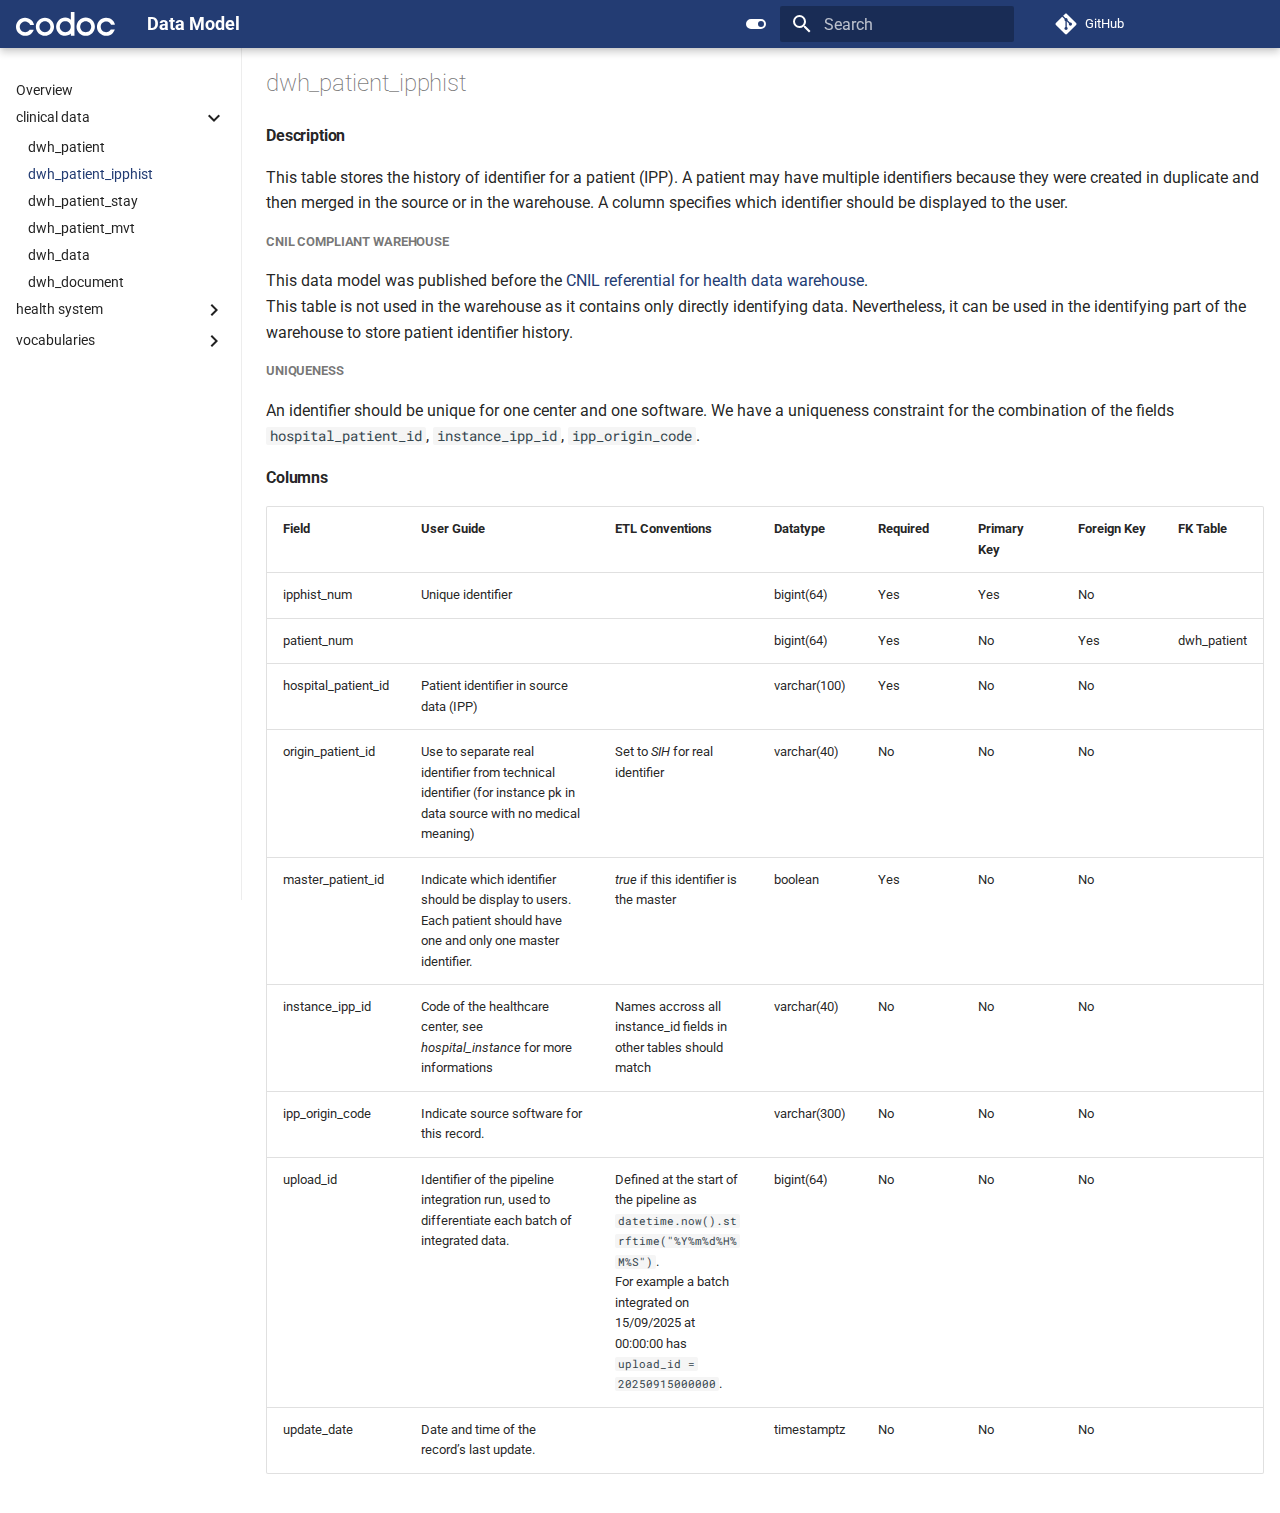
<file: tables/clinical_data/dwh_patient_ipphist/index.html>
<!doctype html>
<html lang="en" class="no-js">
  <head>
    
      <meta charset="utf-8">
      <meta name="viewport" content="width=device-width,initial-scale=1">
      
      
      
        <link rel="canonical" href="https://codoc-os.github.io/codoc-data-model-docs/tables/clinical_data/dwh_patient_ipphist/">
      
      
        <link rel="prev" href="../dwh_patient/">
      
      
        <link rel="next" href="../dwh_patient_stay/">
      
      
      <link rel="icon" href="../../../assets/favicon.png">
      <meta name="generator" content="mkdocs-1.6.1, mkdocs-material-9.6.20">
    
    
      
        <title>dwh_patient_ipphist - Data Model</title>
      
    
    
      <link rel="stylesheet" href="../../../assets/stylesheets/main.e53b48f4.min.css">
      
        
        <link rel="stylesheet" href="../../../assets/stylesheets/palette.06af60db.min.css">
      
      


    
    
      
    
    
      
        
        
        <link rel="preconnect" href="https://fonts.gstatic.com" crossorigin>
        <link rel="stylesheet" href="https://fonts.googleapis.com/css?family=Roboto:300,300i,400,400i,700,700i%7CRoboto+Mono:400,400i,700,700i&display=fallback">
        <style>:root{--md-text-font:"Roboto";--md-code-font:"Roboto Mono"}</style>
      
    
    
      <link rel="stylesheet" href="../../../stylesheets/color.css">
    
    <script>__md_scope=new URL("../../..",location),__md_hash=e=>[...e].reduce(((e,_)=>(e<<5)-e+_.charCodeAt(0)),0),__md_get=(e,_=localStorage,t=__md_scope)=>JSON.parse(_.getItem(t.pathname+"."+e)),__md_set=(e,_,t=localStorage,a=__md_scope)=>{try{t.setItem(a.pathname+"."+e,JSON.stringify(_))}catch(e){}}</script>
    
      

    
    
    
  </head>
  
  
    
    
      
    
    
    
    
    <body dir="ltr" data-md-color-scheme="default" data-md-color-primary="custom" data-md-color-accent="custom">
  
    
    <input class="md-toggle" data-md-toggle="drawer" type="checkbox" id="__drawer" autocomplete="off">
    <input class="md-toggle" data-md-toggle="search" type="checkbox" id="__search" autocomplete="off">
    <label class="md-overlay" for="__drawer"></label>
    <div data-md-component="skip">
      
    </div>
    <div data-md-component="announce">
      
    </div>
    
    
      

  

<header class="md-header md-header--shadow" data-md-component="header">
  <nav class="md-header__inner md-grid" aria-label="Header">
    <a href="../../.." title="Data Model" class="md-header__button md-logo" aria-label="Data Model" data-md-component="logo">
      
  <img src="../../../assets/logo.svg" alt="logo">

    </a>
    <label class="md-header__button md-icon" for="__drawer">
      
      <svg xmlns="http://www.w3.org/2000/svg" viewBox="0 0 24 24"><path d="M3 6h18v2H3zm0 5h18v2H3zm0 5h18v2H3z"/></svg>
    </label>
    <div class="md-header__title" data-md-component="header-title">
      <div class="md-header__ellipsis">
        <div class="md-header__topic">
          <span class="md-ellipsis">
            Data Model
          </span>
        </div>
        <div class="md-header__topic" data-md-component="header-topic">
          <span class="md-ellipsis">
            
              dwh_patient_ipphist
            
          </span>
        </div>
      </div>
    </div>
    
      
        <form class="md-header__option" data-md-component="palette">
  
    
    
    
    <input class="md-option" data-md-color-media="(prefers-color-scheme: light)" data-md-color-scheme="default" data-md-color-primary="custom" data-md-color-accent="custom"  aria-label="Switch to dark mode"  type="radio" name="__palette" id="__palette_0">
    
      <label class="md-header__button md-icon" title="Switch to dark mode" for="__palette_1" hidden>
        <svg xmlns="http://www.w3.org/2000/svg" viewBox="0 0 24 24"><path d="M17 7H7a5 5 0 0 0-5 5 5 5 0 0 0 5 5h10a5 5 0 0 0 5-5 5 5 0 0 0-5-5m0 8a3 3 0 0 1-3-3 3 3 0 0 1 3-3 3 3 0 0 1 3 3 3 3 0 0 1-3 3"/></svg>
      </label>
    
  
    
    
    
    <input class="md-option" data-md-color-media="(prefers-color-scheme: dark)" data-md-color-scheme="slate" data-md-color-primary="black" data-md-color-accent="blue"  aria-label="Switch to system preference"  type="radio" name="__palette" id="__palette_1">
    
      <label class="md-header__button md-icon" title="Switch to system preference" for="__palette_0" hidden>
        <svg xmlns="http://www.w3.org/2000/svg" viewBox="0 0 24 24"><path d="M17 7H7a5 5 0 0 0-5 5 5 5 0 0 0 5 5h10a5 5 0 0 0 5-5 5 5 0 0 0-5-5M7 15a3 3 0 0 1-3-3 3 3 0 0 1 3-3 3 3 0 0 1 3 3 3 3 0 0 1-3 3"/></svg>
      </label>
    
  
</form>
      
    
    
      <script>var palette=__md_get("__palette");if(palette&&palette.color){if("(prefers-color-scheme)"===palette.color.media){var media=matchMedia("(prefers-color-scheme: light)"),input=document.querySelector(media.matches?"[data-md-color-media='(prefers-color-scheme: light)']":"[data-md-color-media='(prefers-color-scheme: dark)']");palette.color.media=input.getAttribute("data-md-color-media"),palette.color.scheme=input.getAttribute("data-md-color-scheme"),palette.color.primary=input.getAttribute("data-md-color-primary"),palette.color.accent=input.getAttribute("data-md-color-accent")}for(var[key,value]of Object.entries(palette.color))document.body.setAttribute("data-md-color-"+key,value)}</script>
    
    
    
      
      
        <label class="md-header__button md-icon" for="__search">
          
          <svg xmlns="http://www.w3.org/2000/svg" viewBox="0 0 24 24"><path d="M9.5 3A6.5 6.5 0 0 1 16 9.5c0 1.61-.59 3.09-1.56 4.23l.27.27h.79l5 5-1.5 1.5-5-5v-.79l-.27-.27A6.52 6.52 0 0 1 9.5 16 6.5 6.5 0 0 1 3 9.5 6.5 6.5 0 0 1 9.5 3m0 2C7 5 5 7 5 9.5S7 14 9.5 14 14 12 14 9.5 12 5 9.5 5"/></svg>
        </label>
        <div class="md-search" data-md-component="search" role="dialog">
  <label class="md-search__overlay" for="__search"></label>
  <div class="md-search__inner" role="search">
    <form class="md-search__form" name="search">
      <input type="text" class="md-search__input" name="query" aria-label="Search" placeholder="Search" autocapitalize="off" autocorrect="off" autocomplete="off" spellcheck="false" data-md-component="search-query" required>
      <label class="md-search__icon md-icon" for="__search">
        
        <svg xmlns="http://www.w3.org/2000/svg" viewBox="0 0 24 24"><path d="M9.5 3A6.5 6.5 0 0 1 16 9.5c0 1.61-.59 3.09-1.56 4.23l.27.27h.79l5 5-1.5 1.5-5-5v-.79l-.27-.27A6.52 6.52 0 0 1 9.5 16 6.5 6.5 0 0 1 3 9.5 6.5 6.5 0 0 1 9.5 3m0 2C7 5 5 7 5 9.5S7 14 9.5 14 14 12 14 9.5 12 5 9.5 5"/></svg>
        
        <svg xmlns="http://www.w3.org/2000/svg" viewBox="0 0 24 24"><path d="M20 11v2H8l5.5 5.5-1.42 1.42L4.16 12l7.92-7.92L13.5 5.5 8 11z"/></svg>
      </label>
      <nav class="md-search__options" aria-label="Search">
        
        <button type="reset" class="md-search__icon md-icon" title="Clear" aria-label="Clear" tabindex="-1">
          
          <svg xmlns="http://www.w3.org/2000/svg" viewBox="0 0 24 24"><path d="M19 6.41 17.59 5 12 10.59 6.41 5 5 6.41 10.59 12 5 17.59 6.41 19 12 13.41 17.59 19 19 17.59 13.41 12z"/></svg>
        </button>
      </nav>
      
        <div class="md-search__suggest" data-md-component="search-suggest"></div>
      
    </form>
    <div class="md-search__output">
      <div class="md-search__scrollwrap" tabindex="0" data-md-scrollfix>
        <div class="md-search-result" data-md-component="search-result">
          <div class="md-search-result__meta">
            Initializing search
          </div>
          <ol class="md-search-result__list" role="presentation"></ol>
        </div>
      </div>
    </div>
  </div>
</div>
      
    
    
      <div class="md-header__source">
        <a href="https://github.com/codoc-os/codoc-data-model-docs" title="Go to repository" class="md-source" data-md-component="source">
  <div class="md-source__icon md-icon">
    
    <svg xmlns="http://www.w3.org/2000/svg" viewBox="0 0 448 512"><!--! Font Awesome Free 7.0.0 by @fontawesome - https://fontawesome.com License - https://fontawesome.com/license/free (Icons: CC BY 4.0, Fonts: SIL OFL 1.1, Code: MIT License) Copyright 2025 Fonticons, Inc.--><path d="M439.6 236.1 244 40.5c-5.4-5.5-12.8-8.5-20.4-8.5s-15 3-20.4 8.4L162.5 81l51.5 51.5c27.1-9.1 52.7 16.8 43.4 43.7l49.7 49.7c34.2-11.8 61.2 31 35.5 56.7-26.5 26.5-70.2-2.9-56-37.3L240.3 199v121.9c25.3 12.5 22.3 41.8 9.1 55-6.4 6.4-15.2 10.1-24.3 10.1s-17.8-3.6-24.3-10.1c-17.6-17.6-11.1-46.9 11.2-56v-123c-20.8-8.5-24.6-30.7-18.6-45L142.6 101 8.5 235.1C3 240.6 0 247.9 0 255.5s3 15 8.5 20.4l195.6 195.7c5.4 5.4 12.7 8.4 20.4 8.4s15-3 20.4-8.4l194.7-194.7c5.4-5.4 8.4-12.8 8.4-20.4s-3-15-8.4-20.4"/></svg>
  </div>
  <div class="md-source__repository">
    GitHub
  </div>
</a>
      </div>
    
  </nav>
  
</header>
    
    <div class="md-container" data-md-component="container">
      
      
        
          
        
      
      <main class="md-main" data-md-component="main">
        <div class="md-main__inner md-grid">
          
            
              
              <div class="md-sidebar md-sidebar--primary" data-md-component="sidebar" data-md-type="navigation" >
                <div class="md-sidebar__scrollwrap">
                  <div class="md-sidebar__inner">
                    



  

<nav class="md-nav md-nav--primary md-nav--integrated" aria-label="Navigation" data-md-level="0">
  <label class="md-nav__title" for="__drawer">
    <a href="../../.." title="Data Model" class="md-nav__button md-logo" aria-label="Data Model" data-md-component="logo">
      
  <img src="../../../assets/logo.svg" alt="logo">

    </a>
    Data Model
  </label>
  
    <div class="md-nav__source">
      <a href="https://github.com/codoc-os/codoc-data-model-docs" title="Go to repository" class="md-source" data-md-component="source">
  <div class="md-source__icon md-icon">
    
    <svg xmlns="http://www.w3.org/2000/svg" viewBox="0 0 448 512"><!--! Font Awesome Free 7.0.0 by @fontawesome - https://fontawesome.com License - https://fontawesome.com/license/free (Icons: CC BY 4.0, Fonts: SIL OFL 1.1, Code: MIT License) Copyright 2025 Fonticons, Inc.--><path d="M439.6 236.1 244 40.5c-5.4-5.5-12.8-8.5-20.4-8.5s-15 3-20.4 8.4L162.5 81l51.5 51.5c27.1-9.1 52.7 16.8 43.4 43.7l49.7 49.7c34.2-11.8 61.2 31 35.5 56.7-26.5 26.5-70.2-2.9-56-37.3L240.3 199v121.9c25.3 12.5 22.3 41.8 9.1 55-6.4 6.4-15.2 10.1-24.3 10.1s-17.8-3.6-24.3-10.1c-17.6-17.6-11.1-46.9 11.2-56v-123c-20.8-8.5-24.6-30.7-18.6-45L142.6 101 8.5 235.1C3 240.6 0 247.9 0 255.5s3 15 8.5 20.4l195.6 195.7c5.4 5.4 12.7 8.4 20.4 8.4s15-3 20.4-8.4l194.7-194.7c5.4-5.4 8.4-12.8 8.4-20.4s-3-15-8.4-20.4"/></svg>
  </div>
  <div class="md-source__repository">
    GitHub
  </div>
</a>
    </div>
  
  <ul class="md-nav__list" data-md-scrollfix>
    
      
      
  
  
  
  
    <li class="md-nav__item">
      <a href="../../.." class="md-nav__link">
        
  
  
  <span class="md-ellipsis">
    Overview
    
  </span>
  

      </a>
    </li>
  

    
      
      
  
  
    
  
  
  
    
    
    
    
    
    <li class="md-nav__item md-nav__item--active md-nav__item--nested">
      
        
        
        <input class="md-nav__toggle md-toggle " type="checkbox" id="__nav_2" checked>
        
          
          <label class="md-nav__link" for="__nav_2" id="__nav_2_label" tabindex="0">
            
  
  
  <span class="md-ellipsis">
    clinical data
    
  </span>
  

            <span class="md-nav__icon md-icon"></span>
          </label>
        
        <nav class="md-nav" data-md-level="1" aria-labelledby="__nav_2_label" aria-expanded="true">
          <label class="md-nav__title" for="__nav_2">
            <span class="md-nav__icon md-icon"></span>
            clinical data
          </label>
          <ul class="md-nav__list" data-md-scrollfix>
            
              
                
  
  
  
  
    <li class="md-nav__item">
      <a href="../dwh_patient/" class="md-nav__link">
        
  
  
  <span class="md-ellipsis">
    dwh_patient
    
  </span>
  

      </a>
    </li>
  

              
            
              
                
  
  
    
  
  
  
    <li class="md-nav__item md-nav__item--active">
      
      <input class="md-nav__toggle md-toggle" type="checkbox" id="__toc">
      
      
      
      <a href="./" class="md-nav__link md-nav__link--active">
        
  
  
  <span class="md-ellipsis">
    dwh_patient_ipphist
    
  </span>
  

      </a>
      
    </li>
  

              
            
              
                
  
  
  
  
    <li class="md-nav__item">
      <a href="../dwh_patient_stay/" class="md-nav__link">
        
  
  
  <span class="md-ellipsis">
    dwh_patient_stay
    
  </span>
  

      </a>
    </li>
  

              
            
              
                
  
  
  
  
    <li class="md-nav__item">
      <a href="../dwh_patient_mvt/" class="md-nav__link">
        
  
  
  <span class="md-ellipsis">
    dwh_patient_mvt
    
  </span>
  

      </a>
    </li>
  

              
            
              
                
  
  
  
  
    <li class="md-nav__item">
      <a href="../dwh_data/" class="md-nav__link">
        
  
  
  <span class="md-ellipsis">
    dwh_data
    
  </span>
  

      </a>
    </li>
  

              
            
              
                
  
  
  
  
    <li class="md-nav__item">
      <a href="../dwh_document/" class="md-nav__link">
        
  
  
  <span class="md-ellipsis">
    dwh_document
    
  </span>
  

      </a>
    </li>
  

              
            
          </ul>
        </nav>
      
    </li>
  

    
      
      
  
  
  
  
    
    
    
    
    
    <li class="md-nav__item md-nav__item--nested">
      
        
        
        <input class="md-nav__toggle md-toggle " type="checkbox" id="__nav_3" >
        
          
          <label class="md-nav__link" for="__nav_3" id="__nav_3_label" tabindex="0">
            
  
  
  <span class="md-ellipsis">
    health system
    
  </span>
  

            <span class="md-nav__icon md-icon"></span>
          </label>
        
        <nav class="md-nav" data-md-level="1" aria-labelledby="__nav_3_label" aria-expanded="false">
          <label class="md-nav__title" for="__nav_3">
            <span class="md-nav__icon md-icon"></span>
            health system
          </label>
          <ul class="md-nav__list" data-md-scrollfix>
            
              
                
  
  
  
  
    <li class="md-nav__item">
      <a href="../../health_system/hospital_instance/" class="md-nav__link">
        
  
  
  <span class="md-ellipsis">
    hospital_instance
    
  </span>
  

      </a>
    </li>
  

              
            
              
                
  
  
  
  
    <li class="md-nav__item">
      <a href="../../health_system/dwh_thesaurus_site/" class="md-nav__link">
        
  
  
  <span class="md-ellipsis">
    dwh_thesaurus_site
    
  </span>
  

      </a>
    </li>
  

              
            
              
                
  
  
  
  
    <li class="md-nav__item">
      <a href="../../health_system/dwh_thesaurus_department/" class="md-nav__link">
        
  
  
  <span class="md-ellipsis">
    dwh_thesaurus_department
    
  </span>
  

      </a>
    </li>
  

              
            
              
                
  
  
  
  
    <li class="md-nav__item">
      <a href="../../health_system/dwh_thesaurus_unit/" class="md-nav__link">
        
  
  
  <span class="md-ellipsis">
    dwh_thesaurus_unit
    
  </span>
  

      </a>
    </li>
  

              
            
          </ul>
        </nav>
      
    </li>
  

    
      
      
  
  
  
  
    
    
    
    
    
    <li class="md-nav__item md-nav__item--nested">
      
        
        
        <input class="md-nav__toggle md-toggle " type="checkbox" id="__nav_4" >
        
          
          <label class="md-nav__link" for="__nav_4" id="__nav_4_label" tabindex="0">
            
  
  
  <span class="md-ellipsis">
    vocabularies
    
  </span>
  

            <span class="md-nav__icon md-icon"></span>
          </label>
        
        <nav class="md-nav" data-md-level="1" aria-labelledby="__nav_4_label" aria-expanded="false">
          <label class="md-nav__title" for="__nav_4">
            <span class="md-nav__icon md-icon"></span>
            vocabularies
          </label>
          <ul class="md-nav__list" data-md-scrollfix>
            
              
                
  
  
  
  
    <li class="md-nav__item">
      <a href="../../vocabularies/dwh_thesaurus_data/" class="md-nav__link">
        
  
  
  <span class="md-ellipsis">
    dwh_thesaurus_data
    
  </span>
  

      </a>
    </li>
  

              
            
          </ul>
        </nav>
      
    </li>
  

    
  </ul>
</nav>
                  </div>
                </div>
              </div>
            
            
          
          
            <div class="md-content" data-md-component="content">
              <article class="md-content__inner md-typeset">
                
                  


  
  


  <h1>dwh_patient_ipphist</h1>

<h4 id="description">Description<a class="headerlink" href="#description" title="Permanent link">&para;</a></h4>
<p>This table stores the history of identifier for a patient (IPP). 
A patient may have multiple identifiers because they were created in duplicate and then merged in the source or in the warehouse. 
A column specifies which identifier should be displayed to the user.</p>
<h5 id="cnil-compliant-warehouse">CNIL compliant warehouse<a class="headerlink" href="#cnil-compliant-warehouse" title="Permanent link">&para;</a></h5>
<p>This data model was published before the <a href="https://www.cnil.fr/fr/la-cnil-adopte-un-referentiel-sur-les-entrepots-de-donnees-de-sante">CNIL referential for health data warehouse</a>. <br>
This table is not used in the warehouse as it contains only directly identifying data. 
Nevertheless, it can be used in the identifying part of the warehouse to store patient identifier history.</p>
<h5 id="uniqueness">Uniqueness<a class="headerlink" href="#uniqueness" title="Permanent link">&para;</a></h5>
<p>An identifier should be unique for one center and one software. We have a uniqueness constraint for the combination of the fields <code>hospital_patient_id</code>, <code>instance_ipp_id</code>, <code>ipp_origin_code</code>.</p>
<h4 id="columns">Columns<a class="headerlink" href="#columns" title="Permanent link">&para;</a></h4>
<table>
<thead>
<tr>
<th style="text-align: left;">Field</th>
<th style="text-align: left;">User Guide</th>
<th style="text-align: left;">ETL Conventions</th>
<th style="text-align: left;">Datatype</th>
<th style="text-align: left;">Required</th>
<th style="text-align: left;">Primary Key</th>
<th style="text-align: left;">Foreign Key</th>
<th style="text-align: left;">FK Table</th>
</tr>
</thead>
<tbody>
<tr>
<td style="text-align: left;">ipphist_num</td>
<td style="text-align: left;">Unique identifier</td>
<td style="text-align: left;"></td>
<td style="text-align: left;">bigint(64)</td>
<td style="text-align: left;">Yes</td>
<td style="text-align: left;">Yes</td>
<td style="text-align: left;">No</td>
<td style="text-align: left;"></td>
</tr>
<tr>
<td style="text-align: left;">patient_num</td>
<td style="text-align: left;"></td>
<td style="text-align: left;"></td>
<td style="text-align: left;">bigint(64)</td>
<td style="text-align: left;">Yes</td>
<td style="text-align: left;">No</td>
<td style="text-align: left;">Yes</td>
<td style="text-align: left;">dwh_patient</td>
</tr>
<tr>
<td style="text-align: left;">hospital_patient_id</td>
<td style="text-align: left;">Patient identifier in source data (IPP)</td>
<td style="text-align: left;"></td>
<td style="text-align: left;">varchar(100)</td>
<td style="text-align: left;">Yes</td>
<td style="text-align: left;">No</td>
<td style="text-align: left;">No</td>
<td style="text-align: left;"></td>
</tr>
<tr>
<td style="text-align: left;">origin_patient_id</td>
<td style="text-align: left;">Use to separate real identifier from technical identifier (for instance pk in data source with no medical meaning)</td>
<td style="text-align: left;">Set to <em>SIH</em> for real identifier</td>
<td style="text-align: left;">varchar(40)</td>
<td style="text-align: left;">No</td>
<td style="text-align: left;">No</td>
<td style="text-align: left;">No</td>
<td style="text-align: left;"></td>
</tr>
<tr>
<td style="text-align: left;">master_patient_id</td>
<td style="text-align: left;">Indicate which identifier should be display to users. Each patient should have one and only one master identifier.</td>
<td style="text-align: left;"><em>true</em> if this identifier is the master</td>
<td style="text-align: left;">boolean</td>
<td style="text-align: left;">Yes</td>
<td style="text-align: left;">No</td>
<td style="text-align: left;">No</td>
<td style="text-align: left;"></td>
</tr>
<tr>
<td style="text-align: left;">instance_ipp_id</td>
<td style="text-align: left;">Code of the healthcare center, see <em>hospital_instance</em> for more informations</td>
<td style="text-align: left;">Names accross all instance_id fields in other tables should match</td>
<td style="text-align: left;">varchar(40)</td>
<td style="text-align: left;">No</td>
<td style="text-align: left;">No</td>
<td style="text-align: left;">No</td>
<td style="text-align: left;"></td>
</tr>
<tr>
<td style="text-align: left;">ipp_origin_code</td>
<td style="text-align: left;">Indicate source software for this record.</td>
<td style="text-align: left;"></td>
<td style="text-align: left;">varchar(300)</td>
<td style="text-align: left;">No</td>
<td style="text-align: left;">No</td>
<td style="text-align: left;">No</td>
<td style="text-align: left;"></td>
</tr>
<tr>
<td style="text-align: left;">upload_id</td>
<td style="text-align: left;">Identifier of the pipeline integration run, used to differentiate each batch of integrated data.</td>
<td style="text-align: left;">Defined at the start of the pipeline as <code>datetime.now().strftime("%Y%m%d%H%M%S")</code>. <br> For example a batch integrated on 15/09/2025 at 00:00:00 has <code>upload_id = 20250915000000</code>.</td>
<td style="text-align: left;">bigint(64)</td>
<td style="text-align: left;">No</td>
<td style="text-align: left;">No</td>
<td style="text-align: left;">No</td>
<td style="text-align: left;"></td>
</tr>
<tr>
<td style="text-align: left;">update_date</td>
<td style="text-align: left;">Date and time of the record’s last update.</td>
<td style="text-align: left;"></td>
<td style="text-align: left;">timestamptz</td>
<td style="text-align: left;">No</td>
<td style="text-align: left;">No</td>
<td style="text-align: left;">No</td>
<td style="text-align: left;"></td>
</tr>
</tbody>
</table>












                
              </article>
            </div>
          
          
<script>var target=document.getElementById(location.hash.slice(1));target&&target.name&&(target.checked=target.name.startsWith("__tabbed_"))</script>
        </div>
        
      </main>
      
        <footer class="md-footer">
</footer>
      
    </div>
    <div class="md-dialog" data-md-component="dialog">
      <div class="md-dialog__inner md-typeset"></div>
    </div>
    
    
    
      
      <script id="__config" type="application/json">{"base": "../../..", "features": ["search.suggest", "content.code.copy", "toc.integrate"], "search": "../../../assets/javascripts/workers/search.973d3a69.min.js", "tags": null, "translations": {"clipboard.copied": "Copied to clipboard", "clipboard.copy": "Copy to clipboard", "search.result.more.one": "1 more on this page", "search.result.more.other": "# more on this page", "search.result.none": "No matching documents", "search.result.one": "1 matching document", "search.result.other": "# matching documents", "search.result.placeholder": "Type to start searching", "search.result.term.missing": "Missing", "select.version": "Select version"}, "version": null}</script>
    
    
      <script src="../../../assets/javascripts/bundle.f55a23d4.min.js"></script>
      
    
  </body>
</html>
</file>
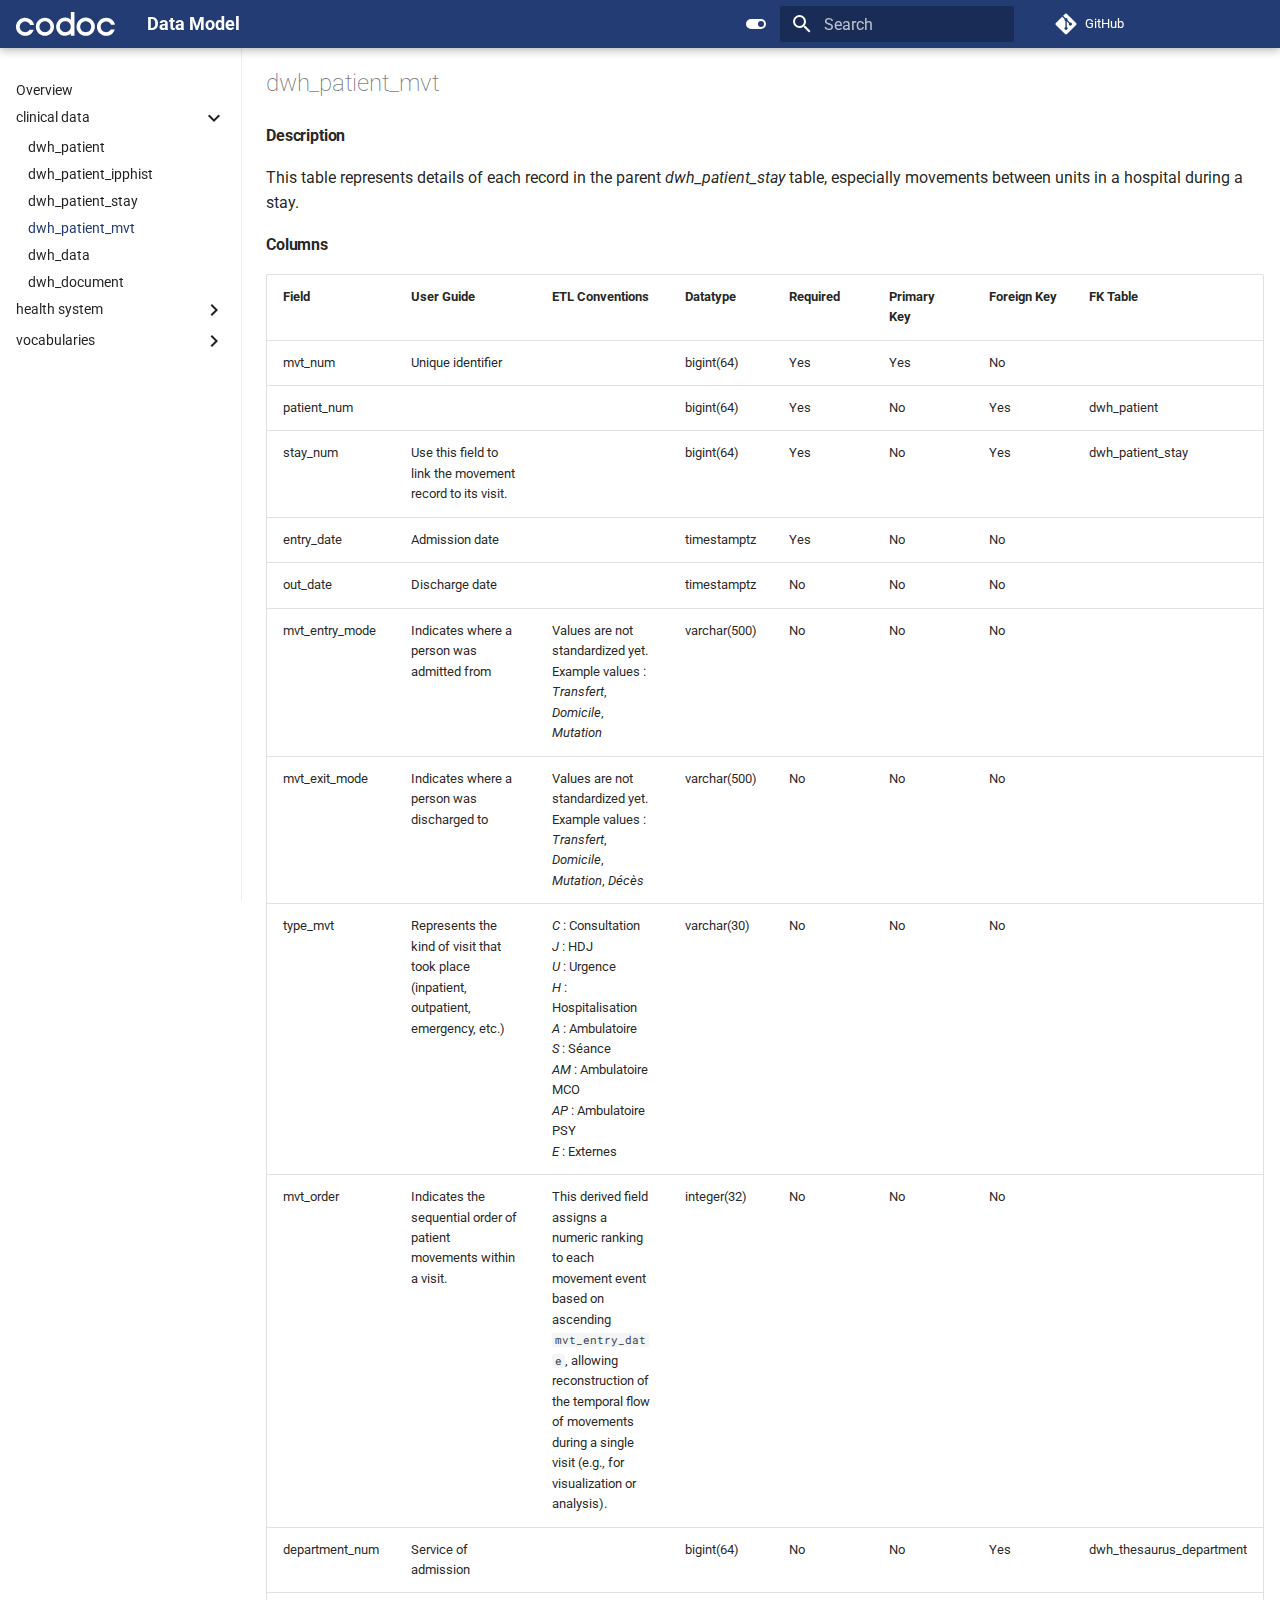
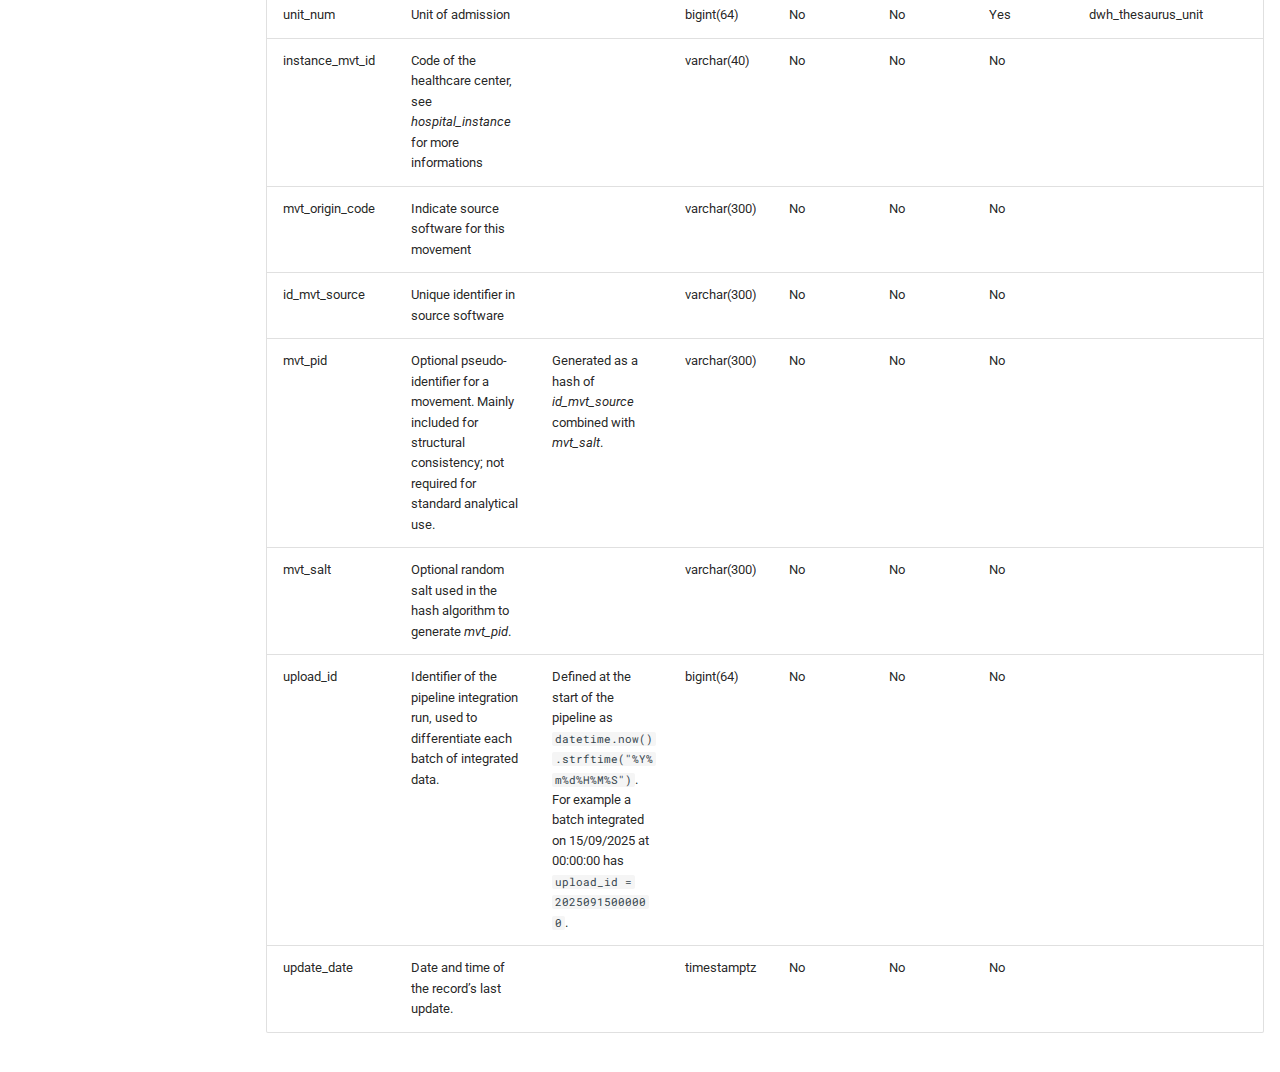
<file: tables/clinical_data/dwh_patient_mvt/index.html>
<!doctype html>
<html lang="en" class="no-js">
  <head>
    
      <meta charset="utf-8">
      <meta name="viewport" content="width=device-width,initial-scale=1">
      
      
      
        <link rel="canonical" href="https://codoc-os.github.io/codoc-data-model-docs/tables/clinical_data/dwh_patient_mvt/">
      
      
        <link rel="prev" href="../dwh_patient_stay/">
      
      
        <link rel="next" href="../dwh_data/">
      
      
      <link rel="icon" href="../../../assets/favicon.png">
      <meta name="generator" content="mkdocs-1.6.1, mkdocs-material-9.6.20">
    
    
      
        <title>dwh_patient_mvt - Data Model</title>
      
    
    
      <link rel="stylesheet" href="../../../assets/stylesheets/main.e53b48f4.min.css">
      
        
        <link rel="stylesheet" href="../../../assets/stylesheets/palette.06af60db.min.css">
      
      


    
    
      
    
    
      
        
        
        <link rel="preconnect" href="https://fonts.gstatic.com" crossorigin>
        <link rel="stylesheet" href="https://fonts.googleapis.com/css?family=Roboto:300,300i,400,400i,700,700i%7CRoboto+Mono:400,400i,700,700i&display=fallback">
        <style>:root{--md-text-font:"Roboto";--md-code-font:"Roboto Mono"}</style>
      
    
    
      <link rel="stylesheet" href="../../../stylesheets/color.css">
    
    <script>__md_scope=new URL("../../..",location),__md_hash=e=>[...e].reduce(((e,_)=>(e<<5)-e+_.charCodeAt(0)),0),__md_get=(e,_=localStorage,t=__md_scope)=>JSON.parse(_.getItem(t.pathname+"."+e)),__md_set=(e,_,t=localStorage,a=__md_scope)=>{try{t.setItem(a.pathname+"."+e,JSON.stringify(_))}catch(e){}}</script>
    
      

    
    
    
  </head>
  
  
    
    
      
    
    
    
    
    <body dir="ltr" data-md-color-scheme="default" data-md-color-primary="custom" data-md-color-accent="custom">
  
    
    <input class="md-toggle" data-md-toggle="drawer" type="checkbox" id="__drawer" autocomplete="off">
    <input class="md-toggle" data-md-toggle="search" type="checkbox" id="__search" autocomplete="off">
    <label class="md-overlay" for="__drawer"></label>
    <div data-md-component="skip">
      
    </div>
    <div data-md-component="announce">
      
    </div>
    
    
      

  

<header class="md-header md-header--shadow" data-md-component="header">
  <nav class="md-header__inner md-grid" aria-label="Header">
    <a href="../../.." title="Data Model" class="md-header__button md-logo" aria-label="Data Model" data-md-component="logo">
      
  <img src="../../../assets/logo.svg" alt="logo">

    </a>
    <label class="md-header__button md-icon" for="__drawer">
      
      <svg xmlns="http://www.w3.org/2000/svg" viewBox="0 0 24 24"><path d="M3 6h18v2H3zm0 5h18v2H3zm0 5h18v2H3z"/></svg>
    </label>
    <div class="md-header__title" data-md-component="header-title">
      <div class="md-header__ellipsis">
        <div class="md-header__topic">
          <span class="md-ellipsis">
            Data Model
          </span>
        </div>
        <div class="md-header__topic" data-md-component="header-topic">
          <span class="md-ellipsis">
            
              dwh_patient_mvt
            
          </span>
        </div>
      </div>
    </div>
    
      
        <form class="md-header__option" data-md-component="palette">
  
    
    
    
    <input class="md-option" data-md-color-media="(prefers-color-scheme: light)" data-md-color-scheme="default" data-md-color-primary="custom" data-md-color-accent="custom"  aria-label="Switch to dark mode"  type="radio" name="__palette" id="__palette_0">
    
      <label class="md-header__button md-icon" title="Switch to dark mode" for="__palette_1" hidden>
        <svg xmlns="http://www.w3.org/2000/svg" viewBox="0 0 24 24"><path d="M17 7H7a5 5 0 0 0-5 5 5 5 0 0 0 5 5h10a5 5 0 0 0 5-5 5 5 0 0 0-5-5m0 8a3 3 0 0 1-3-3 3 3 0 0 1 3-3 3 3 0 0 1 3 3 3 3 0 0 1-3 3"/></svg>
      </label>
    
  
    
    
    
    <input class="md-option" data-md-color-media="(prefers-color-scheme: dark)" data-md-color-scheme="slate" data-md-color-primary="black" data-md-color-accent="blue"  aria-label="Switch to system preference"  type="radio" name="__palette" id="__palette_1">
    
      <label class="md-header__button md-icon" title="Switch to system preference" for="__palette_0" hidden>
        <svg xmlns="http://www.w3.org/2000/svg" viewBox="0 0 24 24"><path d="M17 7H7a5 5 0 0 0-5 5 5 5 0 0 0 5 5h10a5 5 0 0 0 5-5 5 5 0 0 0-5-5M7 15a3 3 0 0 1-3-3 3 3 0 0 1 3-3 3 3 0 0 1 3 3 3 3 0 0 1-3 3"/></svg>
      </label>
    
  
</form>
      
    
    
      <script>var palette=__md_get("__palette");if(palette&&palette.color){if("(prefers-color-scheme)"===palette.color.media){var media=matchMedia("(prefers-color-scheme: light)"),input=document.querySelector(media.matches?"[data-md-color-media='(prefers-color-scheme: light)']":"[data-md-color-media='(prefers-color-scheme: dark)']");palette.color.media=input.getAttribute("data-md-color-media"),palette.color.scheme=input.getAttribute("data-md-color-scheme"),palette.color.primary=input.getAttribute("data-md-color-primary"),palette.color.accent=input.getAttribute("data-md-color-accent")}for(var[key,value]of Object.entries(palette.color))document.body.setAttribute("data-md-color-"+key,value)}</script>
    
    
    
      
      
        <label class="md-header__button md-icon" for="__search">
          
          <svg xmlns="http://www.w3.org/2000/svg" viewBox="0 0 24 24"><path d="M9.5 3A6.5 6.5 0 0 1 16 9.5c0 1.61-.59 3.09-1.56 4.23l.27.27h.79l5 5-1.5 1.5-5-5v-.79l-.27-.27A6.52 6.52 0 0 1 9.5 16 6.5 6.5 0 0 1 3 9.5 6.5 6.5 0 0 1 9.5 3m0 2C7 5 5 7 5 9.5S7 14 9.5 14 14 12 14 9.5 12 5 9.5 5"/></svg>
        </label>
        <div class="md-search" data-md-component="search" role="dialog">
  <label class="md-search__overlay" for="__search"></label>
  <div class="md-search__inner" role="search">
    <form class="md-search__form" name="search">
      <input type="text" class="md-search__input" name="query" aria-label="Search" placeholder="Search" autocapitalize="off" autocorrect="off" autocomplete="off" spellcheck="false" data-md-component="search-query" required>
      <label class="md-search__icon md-icon" for="__search">
        
        <svg xmlns="http://www.w3.org/2000/svg" viewBox="0 0 24 24"><path d="M9.5 3A6.5 6.5 0 0 1 16 9.5c0 1.61-.59 3.09-1.56 4.23l.27.27h.79l5 5-1.5 1.5-5-5v-.79l-.27-.27A6.52 6.52 0 0 1 9.5 16 6.5 6.5 0 0 1 3 9.5 6.5 6.5 0 0 1 9.5 3m0 2C7 5 5 7 5 9.5S7 14 9.5 14 14 12 14 9.5 12 5 9.5 5"/></svg>
        
        <svg xmlns="http://www.w3.org/2000/svg" viewBox="0 0 24 24"><path d="M20 11v2H8l5.5 5.5-1.42 1.42L4.16 12l7.92-7.92L13.5 5.5 8 11z"/></svg>
      </label>
      <nav class="md-search__options" aria-label="Search">
        
        <button type="reset" class="md-search__icon md-icon" title="Clear" aria-label="Clear" tabindex="-1">
          
          <svg xmlns="http://www.w3.org/2000/svg" viewBox="0 0 24 24"><path d="M19 6.41 17.59 5 12 10.59 6.41 5 5 6.41 10.59 12 5 17.59 6.41 19 12 13.41 17.59 19 19 17.59 13.41 12z"/></svg>
        </button>
      </nav>
      
        <div class="md-search__suggest" data-md-component="search-suggest"></div>
      
    </form>
    <div class="md-search__output">
      <div class="md-search__scrollwrap" tabindex="0" data-md-scrollfix>
        <div class="md-search-result" data-md-component="search-result">
          <div class="md-search-result__meta">
            Initializing search
          </div>
          <ol class="md-search-result__list" role="presentation"></ol>
        </div>
      </div>
    </div>
  </div>
</div>
      
    
    
      <div class="md-header__source">
        <a href="https://github.com/codoc-os/codoc-data-model-docs" title="Go to repository" class="md-source" data-md-component="source">
  <div class="md-source__icon md-icon">
    
    <svg xmlns="http://www.w3.org/2000/svg" viewBox="0 0 448 512"><!--! Font Awesome Free 7.0.0 by @fontawesome - https://fontawesome.com License - https://fontawesome.com/license/free (Icons: CC BY 4.0, Fonts: SIL OFL 1.1, Code: MIT License) Copyright 2025 Fonticons, Inc.--><path d="M439.6 236.1 244 40.5c-5.4-5.5-12.8-8.5-20.4-8.5s-15 3-20.4 8.4L162.5 81l51.5 51.5c27.1-9.1 52.7 16.8 43.4 43.7l49.7 49.7c34.2-11.8 61.2 31 35.5 56.7-26.5 26.5-70.2-2.9-56-37.3L240.3 199v121.9c25.3 12.5 22.3 41.8 9.1 55-6.4 6.4-15.2 10.1-24.3 10.1s-17.8-3.6-24.3-10.1c-17.6-17.6-11.1-46.9 11.2-56v-123c-20.8-8.5-24.6-30.7-18.6-45L142.6 101 8.5 235.1C3 240.6 0 247.9 0 255.5s3 15 8.5 20.4l195.6 195.7c5.4 5.4 12.7 8.4 20.4 8.4s15-3 20.4-8.4l194.7-194.7c5.4-5.4 8.4-12.8 8.4-20.4s-3-15-8.4-20.4"/></svg>
  </div>
  <div class="md-source__repository">
    GitHub
  </div>
</a>
      </div>
    
  </nav>
  
</header>
    
    <div class="md-container" data-md-component="container">
      
      
        
          
        
      
      <main class="md-main" data-md-component="main">
        <div class="md-main__inner md-grid">
          
            
              
              <div class="md-sidebar md-sidebar--primary" data-md-component="sidebar" data-md-type="navigation" >
                <div class="md-sidebar__scrollwrap">
                  <div class="md-sidebar__inner">
                    



  

<nav class="md-nav md-nav--primary md-nav--integrated" aria-label="Navigation" data-md-level="0">
  <label class="md-nav__title" for="__drawer">
    <a href="../../.." title="Data Model" class="md-nav__button md-logo" aria-label="Data Model" data-md-component="logo">
      
  <img src="../../../assets/logo.svg" alt="logo">

    </a>
    Data Model
  </label>
  
    <div class="md-nav__source">
      <a href="https://github.com/codoc-os/codoc-data-model-docs" title="Go to repository" class="md-source" data-md-component="source">
  <div class="md-source__icon md-icon">
    
    <svg xmlns="http://www.w3.org/2000/svg" viewBox="0 0 448 512"><!--! Font Awesome Free 7.0.0 by @fontawesome - https://fontawesome.com License - https://fontawesome.com/license/free (Icons: CC BY 4.0, Fonts: SIL OFL 1.1, Code: MIT License) Copyright 2025 Fonticons, Inc.--><path d="M439.6 236.1 244 40.5c-5.4-5.5-12.8-8.5-20.4-8.5s-15 3-20.4 8.4L162.5 81l51.5 51.5c27.1-9.1 52.7 16.8 43.4 43.7l49.7 49.7c34.2-11.8 61.2 31 35.5 56.7-26.5 26.5-70.2-2.9-56-37.3L240.3 199v121.9c25.3 12.5 22.3 41.8 9.1 55-6.4 6.4-15.2 10.1-24.3 10.1s-17.8-3.6-24.3-10.1c-17.6-17.6-11.1-46.9 11.2-56v-123c-20.8-8.5-24.6-30.7-18.6-45L142.6 101 8.5 235.1C3 240.6 0 247.9 0 255.5s3 15 8.5 20.4l195.6 195.7c5.4 5.4 12.7 8.4 20.4 8.4s15-3 20.4-8.4l194.7-194.7c5.4-5.4 8.4-12.8 8.4-20.4s-3-15-8.4-20.4"/></svg>
  </div>
  <div class="md-source__repository">
    GitHub
  </div>
</a>
    </div>
  
  <ul class="md-nav__list" data-md-scrollfix>
    
      
      
  
  
  
  
    <li class="md-nav__item">
      <a href="../../.." class="md-nav__link">
        
  
  
  <span class="md-ellipsis">
    Overview
    
  </span>
  

      </a>
    </li>
  

    
      
      
  
  
    
  
  
  
    
    
    
    
    
    <li class="md-nav__item md-nav__item--active md-nav__item--nested">
      
        
        
        <input class="md-nav__toggle md-toggle " type="checkbox" id="__nav_2" checked>
        
          
          <label class="md-nav__link" for="__nav_2" id="__nav_2_label" tabindex="0">
            
  
  
  <span class="md-ellipsis">
    clinical data
    
  </span>
  

            <span class="md-nav__icon md-icon"></span>
          </label>
        
        <nav class="md-nav" data-md-level="1" aria-labelledby="__nav_2_label" aria-expanded="true">
          <label class="md-nav__title" for="__nav_2">
            <span class="md-nav__icon md-icon"></span>
            clinical data
          </label>
          <ul class="md-nav__list" data-md-scrollfix>
            
              
                
  
  
  
  
    <li class="md-nav__item">
      <a href="../dwh_patient/" class="md-nav__link">
        
  
  
  <span class="md-ellipsis">
    dwh_patient
    
  </span>
  

      </a>
    </li>
  

              
            
              
                
  
  
  
  
    <li class="md-nav__item">
      <a href="../dwh_patient_ipphist/" class="md-nav__link">
        
  
  
  <span class="md-ellipsis">
    dwh_patient_ipphist
    
  </span>
  

      </a>
    </li>
  

              
            
              
                
  
  
  
  
    <li class="md-nav__item">
      <a href="../dwh_patient_stay/" class="md-nav__link">
        
  
  
  <span class="md-ellipsis">
    dwh_patient_stay
    
  </span>
  

      </a>
    </li>
  

              
            
              
                
  
  
    
  
  
  
    <li class="md-nav__item md-nav__item--active">
      
      <input class="md-nav__toggle md-toggle" type="checkbox" id="__toc">
      
      
      
      <a href="./" class="md-nav__link md-nav__link--active">
        
  
  
  <span class="md-ellipsis">
    dwh_patient_mvt
    
  </span>
  

      </a>
      
    </li>
  

              
            
              
                
  
  
  
  
    <li class="md-nav__item">
      <a href="../dwh_data/" class="md-nav__link">
        
  
  
  <span class="md-ellipsis">
    dwh_data
    
  </span>
  

      </a>
    </li>
  

              
            
              
                
  
  
  
  
    <li class="md-nav__item">
      <a href="../dwh_document/" class="md-nav__link">
        
  
  
  <span class="md-ellipsis">
    dwh_document
    
  </span>
  

      </a>
    </li>
  

              
            
          </ul>
        </nav>
      
    </li>
  

    
      
      
  
  
  
  
    
    
    
    
    
    <li class="md-nav__item md-nav__item--nested">
      
        
        
        <input class="md-nav__toggle md-toggle " type="checkbox" id="__nav_3" >
        
          
          <label class="md-nav__link" for="__nav_3" id="__nav_3_label" tabindex="0">
            
  
  
  <span class="md-ellipsis">
    health system
    
  </span>
  

            <span class="md-nav__icon md-icon"></span>
          </label>
        
        <nav class="md-nav" data-md-level="1" aria-labelledby="__nav_3_label" aria-expanded="false">
          <label class="md-nav__title" for="__nav_3">
            <span class="md-nav__icon md-icon"></span>
            health system
          </label>
          <ul class="md-nav__list" data-md-scrollfix>
            
              
                
  
  
  
  
    <li class="md-nav__item">
      <a href="../../health_system/hospital_instance/" class="md-nav__link">
        
  
  
  <span class="md-ellipsis">
    hospital_instance
    
  </span>
  

      </a>
    </li>
  

              
            
              
                
  
  
  
  
    <li class="md-nav__item">
      <a href="../../health_system/dwh_thesaurus_site/" class="md-nav__link">
        
  
  
  <span class="md-ellipsis">
    dwh_thesaurus_site
    
  </span>
  

      </a>
    </li>
  

              
            
              
                
  
  
  
  
    <li class="md-nav__item">
      <a href="../../health_system/dwh_thesaurus_department/" class="md-nav__link">
        
  
  
  <span class="md-ellipsis">
    dwh_thesaurus_department
    
  </span>
  

      </a>
    </li>
  

              
            
              
                
  
  
  
  
    <li class="md-nav__item">
      <a href="../../health_system/dwh_thesaurus_unit/" class="md-nav__link">
        
  
  
  <span class="md-ellipsis">
    dwh_thesaurus_unit
    
  </span>
  

      </a>
    </li>
  

              
            
          </ul>
        </nav>
      
    </li>
  

    
      
      
  
  
  
  
    
    
    
    
    
    <li class="md-nav__item md-nav__item--nested">
      
        
        
        <input class="md-nav__toggle md-toggle " type="checkbox" id="__nav_4" >
        
          
          <label class="md-nav__link" for="__nav_4" id="__nav_4_label" tabindex="0">
            
  
  
  <span class="md-ellipsis">
    vocabularies
    
  </span>
  

            <span class="md-nav__icon md-icon"></span>
          </label>
        
        <nav class="md-nav" data-md-level="1" aria-labelledby="__nav_4_label" aria-expanded="false">
          <label class="md-nav__title" for="__nav_4">
            <span class="md-nav__icon md-icon"></span>
            vocabularies
          </label>
          <ul class="md-nav__list" data-md-scrollfix>
            
              
                
  
  
  
  
    <li class="md-nav__item">
      <a href="../../vocabularies/dwh_thesaurus_data/" class="md-nav__link">
        
  
  
  <span class="md-ellipsis">
    dwh_thesaurus_data
    
  </span>
  

      </a>
    </li>
  

              
            
          </ul>
        </nav>
      
    </li>
  

    
  </ul>
</nav>
                  </div>
                </div>
              </div>
            
            
          
          
            <div class="md-content" data-md-component="content">
              <article class="md-content__inner md-typeset">
                
                  


  
  


  <h1>dwh_patient_mvt</h1>

<h4 id="description">Description<a class="headerlink" href="#description" title="Permanent link">&para;</a></h4>
<p>This table represents details of each record in the parent <em>dwh_patient_stay</em> table, especially movements between units in a hospital during a stay.</p>
<h4 id="columns">Columns<a class="headerlink" href="#columns" title="Permanent link">&para;</a></h4>
<table>
<thead>
<tr>
<th style="text-align: left;">Field</th>
<th style="text-align: left;">User Guide</th>
<th style="text-align: left;">ETL Conventions</th>
<th style="text-align: left;">Datatype</th>
<th style="text-align: left;">Required</th>
<th style="text-align: left;">Primary Key</th>
<th style="text-align: left;">Foreign Key</th>
<th style="text-align: left;">FK Table</th>
</tr>
</thead>
<tbody>
<tr>
<td style="text-align: left;">mvt_num</td>
<td style="text-align: left;">Unique identifier</td>
<td style="text-align: left;"></td>
<td style="text-align: left;">bigint(64)</td>
<td style="text-align: left;">Yes</td>
<td style="text-align: left;">Yes</td>
<td style="text-align: left;">No</td>
<td style="text-align: left;"></td>
</tr>
<tr>
<td style="text-align: left;">patient_num</td>
<td style="text-align: left;"></td>
<td style="text-align: left;"></td>
<td style="text-align: left;">bigint(64)</td>
<td style="text-align: left;">Yes</td>
<td style="text-align: left;">No</td>
<td style="text-align: left;">Yes</td>
<td style="text-align: left;">dwh_patient</td>
</tr>
<tr>
<td style="text-align: left;">stay_num</td>
<td style="text-align: left;">Use this field to link the movement record to its visit.</td>
<td style="text-align: left;"></td>
<td style="text-align: left;">bigint(64)</td>
<td style="text-align: left;">Yes</td>
<td style="text-align: left;">No</td>
<td style="text-align: left;">Yes</td>
<td style="text-align: left;">dwh_patient_stay</td>
</tr>
<tr>
<td style="text-align: left;">entry_date</td>
<td style="text-align: left;">Admission date</td>
<td style="text-align: left;"></td>
<td style="text-align: left;">timestamptz</td>
<td style="text-align: left;">Yes</td>
<td style="text-align: left;">No</td>
<td style="text-align: left;">No</td>
<td style="text-align: left;"></td>
</tr>
<tr>
<td style="text-align: left;">out_date</td>
<td style="text-align: left;">Discharge date</td>
<td style="text-align: left;"></td>
<td style="text-align: left;">timestamptz</td>
<td style="text-align: left;">No</td>
<td style="text-align: left;">No</td>
<td style="text-align: left;">No</td>
<td style="text-align: left;"></td>
</tr>
<tr>
<td style="text-align: left;">mvt_entry_mode</td>
<td style="text-align: left;">Indicates where a person was admitted from</td>
<td style="text-align: left;">Values are not standardized yet. <br> Example values : <em>Transfert</em>, <em>Domicile</em>, <em>Mutation</em></td>
<td style="text-align: left;">varchar(500)</td>
<td style="text-align: left;">No</td>
<td style="text-align: left;">No</td>
<td style="text-align: left;">No</td>
<td style="text-align: left;"></td>
</tr>
<tr>
<td style="text-align: left;">mvt_exit_mode</td>
<td style="text-align: left;">Indicates where a person was discharged to</td>
<td style="text-align: left;">Values are not standardized yet. <br> Example values : <em>Transfert</em>, <em>Domicile</em>, <em>Mutation</em>, <em>Décès</em></td>
<td style="text-align: left;">varchar(500)</td>
<td style="text-align: left;">No</td>
<td style="text-align: left;">No</td>
<td style="text-align: left;">No</td>
<td style="text-align: left;"></td>
</tr>
<tr>
<td style="text-align: left;">type_mvt</td>
<td style="text-align: left;">Represents the kind of visit that took place (inpatient, outpatient, emergency, etc.)</td>
<td style="text-align: left;"><em>C</em> : Consultation<br> <em>J</em> : HDJ<br> <em>U</em> : Urgence<br> <em>H</em> : Hospitalisation<br> <em>A</em> : Ambulatoire<br> <em>S</em> : Séance<br> <em>AM</em> : Ambulatoire MCO<br> <em>AP</em> : Ambulatoire PSY<br> <em>E</em> : Externes</td>
<td style="text-align: left;">varchar(30)</td>
<td style="text-align: left;">No</td>
<td style="text-align: left;">No</td>
<td style="text-align: left;">No</td>
<td style="text-align: left;"></td>
</tr>
<tr>
<td style="text-align: left;">mvt_order</td>
<td style="text-align: left;">Indicates the sequential order of patient movements within a visit.</td>
<td style="text-align: left;">This derived field assigns a numeric ranking to each movement event based on ascending <code>mvt_entry_date</code>, allowing reconstruction of the temporal flow of movements during a single visit (e.g., for visualization or analysis).</td>
<td style="text-align: left;">integer(32)</td>
<td style="text-align: left;">No</td>
<td style="text-align: left;">No</td>
<td style="text-align: left;">No</td>
<td style="text-align: left;"></td>
</tr>
<tr>
<td style="text-align: left;">department_num</td>
<td style="text-align: left;">Service of admission</td>
<td style="text-align: left;"></td>
<td style="text-align: left;">bigint(64)</td>
<td style="text-align: left;">No</td>
<td style="text-align: left;">No</td>
<td style="text-align: left;">Yes</td>
<td style="text-align: left;">dwh_thesaurus_department</td>
</tr>
<tr>
<td style="text-align: left;">unit_num</td>
<td style="text-align: left;">Unit of admission</td>
<td style="text-align: left;"></td>
<td style="text-align: left;">bigint(64)</td>
<td style="text-align: left;">No</td>
<td style="text-align: left;">No</td>
<td style="text-align: left;">Yes</td>
<td style="text-align: left;">dwh_thesaurus_unit</td>
</tr>
<tr>
<td style="text-align: left;">instance_mvt_id</td>
<td style="text-align: left;">Code of the healthcare center, see <em>hospital_instance</em> for more informations</td>
<td style="text-align: left;"></td>
<td style="text-align: left;">varchar(40)</td>
<td style="text-align: left;">No</td>
<td style="text-align: left;">No</td>
<td style="text-align: left;">No</td>
<td style="text-align: left;"></td>
</tr>
<tr>
<td style="text-align: left;">mvt_origin_code</td>
<td style="text-align: left;">Indicate source software for this movement</td>
<td style="text-align: left;"></td>
<td style="text-align: left;">varchar(300)</td>
<td style="text-align: left;">No</td>
<td style="text-align: left;">No</td>
<td style="text-align: left;">No</td>
<td style="text-align: left;"></td>
</tr>
<tr>
<td style="text-align: left;">id_mvt_source</td>
<td style="text-align: left;">Unique identifier in source software</td>
<td style="text-align: left;"></td>
<td style="text-align: left;">varchar(300)</td>
<td style="text-align: left;">No</td>
<td style="text-align: left;">No</td>
<td style="text-align: left;">No</td>
<td style="text-align: left;"></td>
</tr>
<tr>
<td style="text-align: left;">mvt_pid</td>
<td style="text-align: left;">Optional pseudo-identifier for a movement. Mainly included for structural consistency; not required for standard analytical use.</td>
<td style="text-align: left;">Generated as a hash of <em>id_mvt_source</em> combined with <em>mvt_salt</em>.</td>
<td style="text-align: left;">varchar(300)</td>
<td style="text-align: left;">No</td>
<td style="text-align: left;">No</td>
<td style="text-align: left;">No</td>
<td style="text-align: left;"></td>
</tr>
<tr>
<td style="text-align: left;">mvt_salt</td>
<td style="text-align: left;">Optional random salt used in the hash algorithm to generate <em>mvt_pid</em>.</td>
<td style="text-align: left;"></td>
<td style="text-align: left;">varchar(300)</td>
<td style="text-align: left;">No</td>
<td style="text-align: left;">No</td>
<td style="text-align: left;">No</td>
<td style="text-align: left;"></td>
</tr>
<tr>
<td style="text-align: left;">upload_id</td>
<td style="text-align: left;">Identifier of the pipeline integration run, used to differentiate each batch of integrated data.</td>
<td style="text-align: left;">Defined at the start of the pipeline as <code>datetime.now().strftime("%Y%m%d%H%M%S")</code>. <br> For example a batch integrated on 15/09/2025 at 00:00:00 has <code>upload_id = 20250915000000</code>.</td>
<td style="text-align: left;">bigint(64)</td>
<td style="text-align: left;">No</td>
<td style="text-align: left;">No</td>
<td style="text-align: left;">No</td>
<td style="text-align: left;"></td>
</tr>
<tr>
<td style="text-align: left;">update_date</td>
<td style="text-align: left;">Date and time of the record’s last update.</td>
<td style="text-align: left;"></td>
<td style="text-align: left;">timestamptz</td>
<td style="text-align: left;">No</td>
<td style="text-align: left;">No</td>
<td style="text-align: left;">No</td>
<td style="text-align: left;"></td>
</tr>
</tbody>
</table>












                
              </article>
            </div>
          
          
<script>var target=document.getElementById(location.hash.slice(1));target&&target.name&&(target.checked=target.name.startsWith("__tabbed_"))</script>
        </div>
        
      </main>
      
        <footer class="md-footer">
</footer>
      
    </div>
    <div class="md-dialog" data-md-component="dialog">
      <div class="md-dialog__inner md-typeset"></div>
    </div>
    
    
    
      
      <script id="__config" type="application/json">{"base": "../../..", "features": ["search.suggest", "content.code.copy", "toc.integrate"], "search": "../../../assets/javascripts/workers/search.973d3a69.min.js", "tags": null, "translations": {"clipboard.copied": "Copied to clipboard", "clipboard.copy": "Copy to clipboard", "search.result.more.one": "1 more on this page", "search.result.more.other": "# more on this page", "search.result.none": "No matching documents", "search.result.one": "1 matching document", "search.result.other": "# matching documents", "search.result.placeholder": "Type to start searching", "search.result.term.missing": "Missing", "select.version": "Select version"}, "version": null}</script>
    
    
      <script src="../../../assets/javascripts/bundle.f55a23d4.min.js"></script>
      
    
  </body>
</html>
</file>
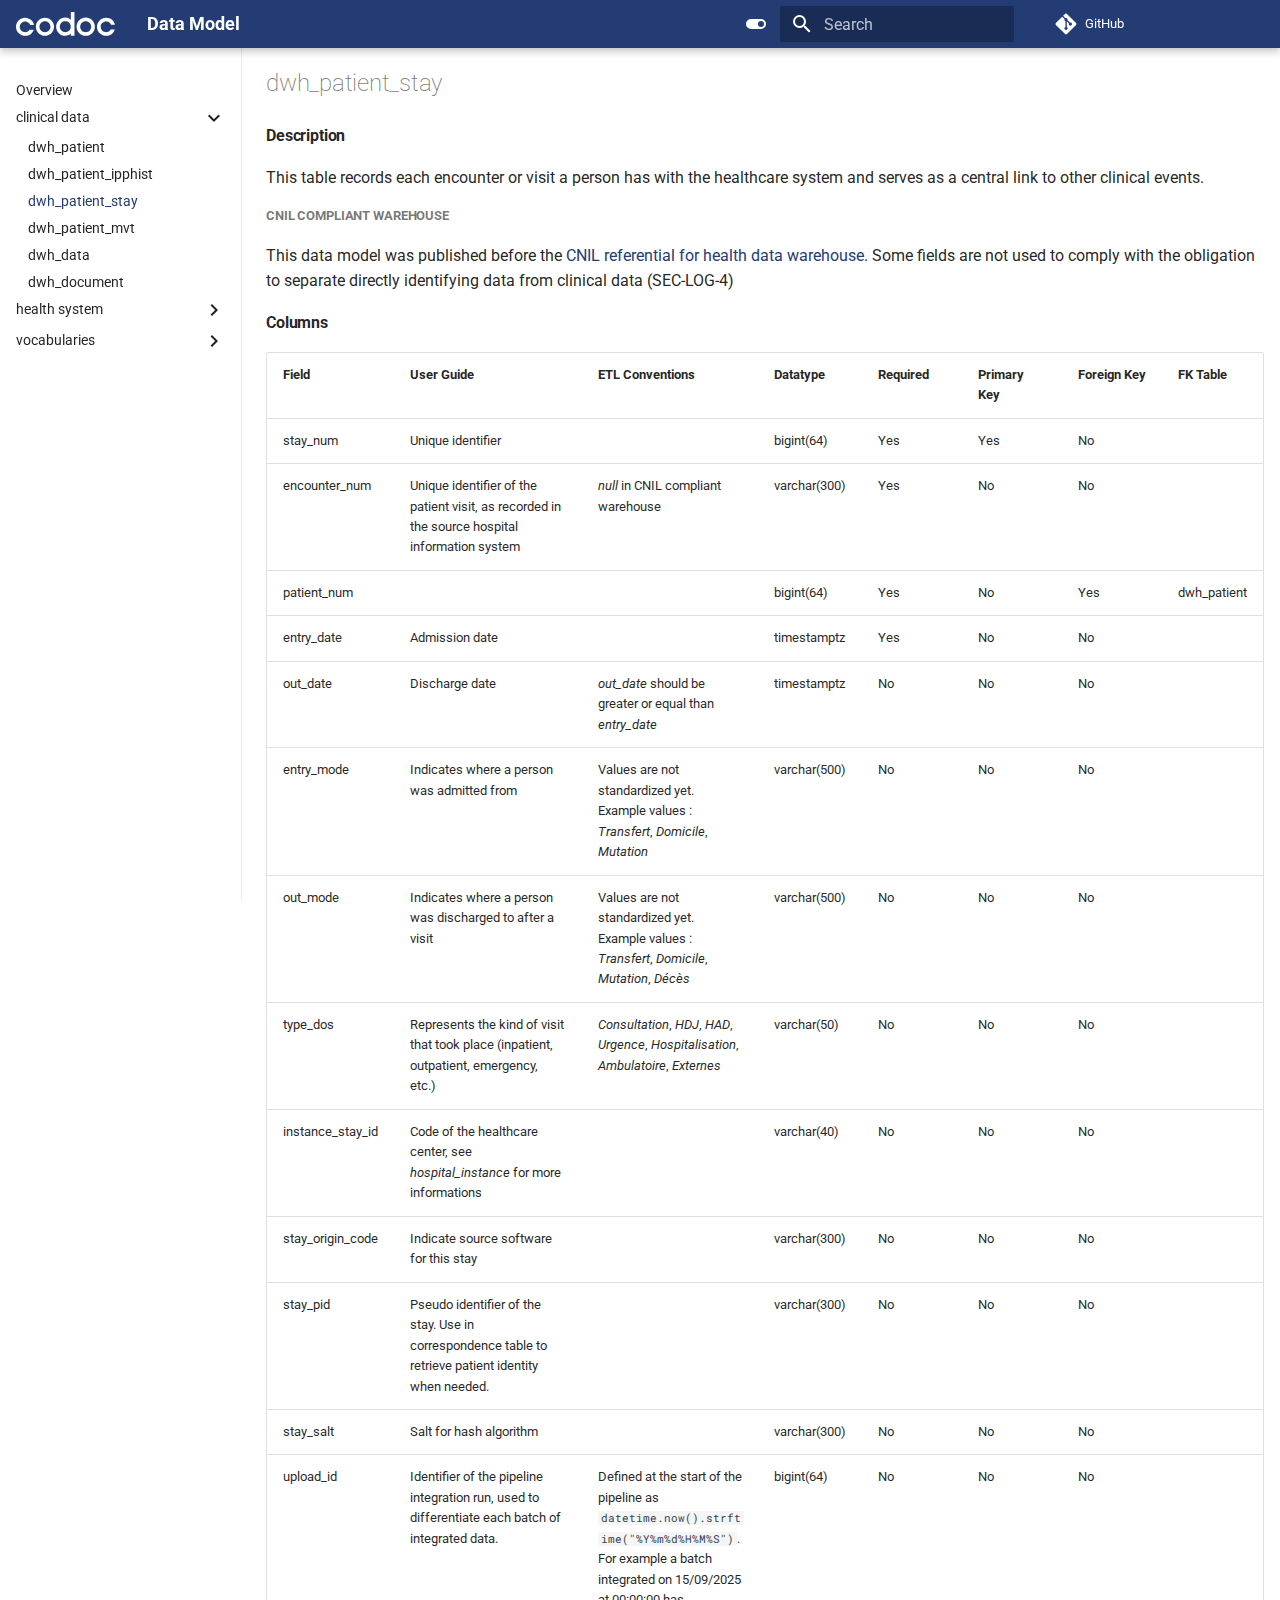
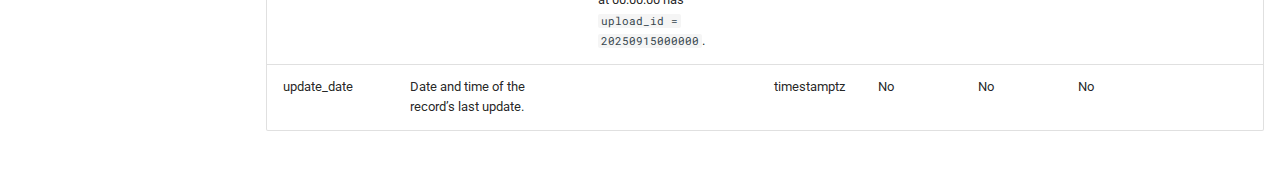
<file: tables/clinical_data/dwh_patient_stay/index.html>
<!doctype html>
<html lang="en" class="no-js">
  <head>
    
      <meta charset="utf-8">
      <meta name="viewport" content="width=device-width,initial-scale=1">
      
      
      
        <link rel="canonical" href="https://codoc-os.github.io/codoc-data-model-docs/tables/clinical_data/dwh_patient_stay/">
      
      
        <link rel="prev" href="../dwh_patient_ipphist/">
      
      
        <link rel="next" href="../dwh_patient_mvt/">
      
      
      <link rel="icon" href="../../../assets/favicon.png">
      <meta name="generator" content="mkdocs-1.6.1, mkdocs-material-9.6.20">
    
    
      
        <title>dwh_patient_stay - Data Model</title>
      
    
    
      <link rel="stylesheet" href="../../../assets/stylesheets/main.e53b48f4.min.css">
      
        
        <link rel="stylesheet" href="../../../assets/stylesheets/palette.06af60db.min.css">
      
      


    
    
      
    
    
      
        
        
        <link rel="preconnect" href="https://fonts.gstatic.com" crossorigin>
        <link rel="stylesheet" href="https://fonts.googleapis.com/css?family=Roboto:300,300i,400,400i,700,700i%7CRoboto+Mono:400,400i,700,700i&display=fallback">
        <style>:root{--md-text-font:"Roboto";--md-code-font:"Roboto Mono"}</style>
      
    
    
      <link rel="stylesheet" href="../../../stylesheets/color.css">
    
    <script>__md_scope=new URL("../../..",location),__md_hash=e=>[...e].reduce(((e,_)=>(e<<5)-e+_.charCodeAt(0)),0),__md_get=(e,_=localStorage,t=__md_scope)=>JSON.parse(_.getItem(t.pathname+"."+e)),__md_set=(e,_,t=localStorage,a=__md_scope)=>{try{t.setItem(a.pathname+"."+e,JSON.stringify(_))}catch(e){}}</script>
    
      

    
    
    
  </head>
  
  
    
    
      
    
    
    
    
    <body dir="ltr" data-md-color-scheme="default" data-md-color-primary="custom" data-md-color-accent="custom">
  
    
    <input class="md-toggle" data-md-toggle="drawer" type="checkbox" id="__drawer" autocomplete="off">
    <input class="md-toggle" data-md-toggle="search" type="checkbox" id="__search" autocomplete="off">
    <label class="md-overlay" for="__drawer"></label>
    <div data-md-component="skip">
      
    </div>
    <div data-md-component="announce">
      
    </div>
    
    
      

  

<header class="md-header md-header--shadow" data-md-component="header">
  <nav class="md-header__inner md-grid" aria-label="Header">
    <a href="../../.." title="Data Model" class="md-header__button md-logo" aria-label="Data Model" data-md-component="logo">
      
  <img src="../../../assets/logo.svg" alt="logo">

    </a>
    <label class="md-header__button md-icon" for="__drawer">
      
      <svg xmlns="http://www.w3.org/2000/svg" viewBox="0 0 24 24"><path d="M3 6h18v2H3zm0 5h18v2H3zm0 5h18v2H3z"/></svg>
    </label>
    <div class="md-header__title" data-md-component="header-title">
      <div class="md-header__ellipsis">
        <div class="md-header__topic">
          <span class="md-ellipsis">
            Data Model
          </span>
        </div>
        <div class="md-header__topic" data-md-component="header-topic">
          <span class="md-ellipsis">
            
              dwh_patient_stay
            
          </span>
        </div>
      </div>
    </div>
    
      
        <form class="md-header__option" data-md-component="palette">
  
    
    
    
    <input class="md-option" data-md-color-media="(prefers-color-scheme: light)" data-md-color-scheme="default" data-md-color-primary="custom" data-md-color-accent="custom"  aria-label="Switch to dark mode"  type="radio" name="__palette" id="__palette_0">
    
      <label class="md-header__button md-icon" title="Switch to dark mode" for="__palette_1" hidden>
        <svg xmlns="http://www.w3.org/2000/svg" viewBox="0 0 24 24"><path d="M17 7H7a5 5 0 0 0-5 5 5 5 0 0 0 5 5h10a5 5 0 0 0 5-5 5 5 0 0 0-5-5m0 8a3 3 0 0 1-3-3 3 3 0 0 1 3-3 3 3 0 0 1 3 3 3 3 0 0 1-3 3"/></svg>
      </label>
    
  
    
    
    
    <input class="md-option" data-md-color-media="(prefers-color-scheme: dark)" data-md-color-scheme="slate" data-md-color-primary="black" data-md-color-accent="blue"  aria-label="Switch to system preference"  type="radio" name="__palette" id="__palette_1">
    
      <label class="md-header__button md-icon" title="Switch to system preference" for="__palette_0" hidden>
        <svg xmlns="http://www.w3.org/2000/svg" viewBox="0 0 24 24"><path d="M17 7H7a5 5 0 0 0-5 5 5 5 0 0 0 5 5h10a5 5 0 0 0 5-5 5 5 0 0 0-5-5M7 15a3 3 0 0 1-3-3 3 3 0 0 1 3-3 3 3 0 0 1 3 3 3 3 0 0 1-3 3"/></svg>
      </label>
    
  
</form>
      
    
    
      <script>var palette=__md_get("__palette");if(palette&&palette.color){if("(prefers-color-scheme)"===palette.color.media){var media=matchMedia("(prefers-color-scheme: light)"),input=document.querySelector(media.matches?"[data-md-color-media='(prefers-color-scheme: light)']":"[data-md-color-media='(prefers-color-scheme: dark)']");palette.color.media=input.getAttribute("data-md-color-media"),palette.color.scheme=input.getAttribute("data-md-color-scheme"),palette.color.primary=input.getAttribute("data-md-color-primary"),palette.color.accent=input.getAttribute("data-md-color-accent")}for(var[key,value]of Object.entries(palette.color))document.body.setAttribute("data-md-color-"+key,value)}</script>
    
    
    
      
      
        <label class="md-header__button md-icon" for="__search">
          
          <svg xmlns="http://www.w3.org/2000/svg" viewBox="0 0 24 24"><path d="M9.5 3A6.5 6.5 0 0 1 16 9.5c0 1.61-.59 3.09-1.56 4.23l.27.27h.79l5 5-1.5 1.5-5-5v-.79l-.27-.27A6.52 6.52 0 0 1 9.5 16 6.5 6.5 0 0 1 3 9.5 6.5 6.5 0 0 1 9.5 3m0 2C7 5 5 7 5 9.5S7 14 9.5 14 14 12 14 9.5 12 5 9.5 5"/></svg>
        </label>
        <div class="md-search" data-md-component="search" role="dialog">
  <label class="md-search__overlay" for="__search"></label>
  <div class="md-search__inner" role="search">
    <form class="md-search__form" name="search">
      <input type="text" class="md-search__input" name="query" aria-label="Search" placeholder="Search" autocapitalize="off" autocorrect="off" autocomplete="off" spellcheck="false" data-md-component="search-query" required>
      <label class="md-search__icon md-icon" for="__search">
        
        <svg xmlns="http://www.w3.org/2000/svg" viewBox="0 0 24 24"><path d="M9.5 3A6.5 6.5 0 0 1 16 9.5c0 1.61-.59 3.09-1.56 4.23l.27.27h.79l5 5-1.5 1.5-5-5v-.79l-.27-.27A6.52 6.52 0 0 1 9.5 16 6.5 6.5 0 0 1 3 9.5 6.5 6.5 0 0 1 9.5 3m0 2C7 5 5 7 5 9.5S7 14 9.5 14 14 12 14 9.5 12 5 9.5 5"/></svg>
        
        <svg xmlns="http://www.w3.org/2000/svg" viewBox="0 0 24 24"><path d="M20 11v2H8l5.5 5.5-1.42 1.42L4.16 12l7.92-7.92L13.5 5.5 8 11z"/></svg>
      </label>
      <nav class="md-search__options" aria-label="Search">
        
        <button type="reset" class="md-search__icon md-icon" title="Clear" aria-label="Clear" tabindex="-1">
          
          <svg xmlns="http://www.w3.org/2000/svg" viewBox="0 0 24 24"><path d="M19 6.41 17.59 5 12 10.59 6.41 5 5 6.41 10.59 12 5 17.59 6.41 19 12 13.41 17.59 19 19 17.59 13.41 12z"/></svg>
        </button>
      </nav>
      
        <div class="md-search__suggest" data-md-component="search-suggest"></div>
      
    </form>
    <div class="md-search__output">
      <div class="md-search__scrollwrap" tabindex="0" data-md-scrollfix>
        <div class="md-search-result" data-md-component="search-result">
          <div class="md-search-result__meta">
            Initializing search
          </div>
          <ol class="md-search-result__list" role="presentation"></ol>
        </div>
      </div>
    </div>
  </div>
</div>
      
    
    
      <div class="md-header__source">
        <a href="https://github.com/codoc-os/codoc-data-model-docs" title="Go to repository" class="md-source" data-md-component="source">
  <div class="md-source__icon md-icon">
    
    <svg xmlns="http://www.w3.org/2000/svg" viewBox="0 0 448 512"><!--! Font Awesome Free 7.0.0 by @fontawesome - https://fontawesome.com License - https://fontawesome.com/license/free (Icons: CC BY 4.0, Fonts: SIL OFL 1.1, Code: MIT License) Copyright 2025 Fonticons, Inc.--><path d="M439.6 236.1 244 40.5c-5.4-5.5-12.8-8.5-20.4-8.5s-15 3-20.4 8.4L162.5 81l51.5 51.5c27.1-9.1 52.7 16.8 43.4 43.7l49.7 49.7c34.2-11.8 61.2 31 35.5 56.7-26.5 26.5-70.2-2.9-56-37.3L240.3 199v121.9c25.3 12.5 22.3 41.8 9.1 55-6.4 6.4-15.2 10.1-24.3 10.1s-17.8-3.6-24.3-10.1c-17.6-17.6-11.1-46.9 11.2-56v-123c-20.8-8.5-24.6-30.7-18.6-45L142.6 101 8.5 235.1C3 240.6 0 247.9 0 255.5s3 15 8.5 20.4l195.6 195.7c5.4 5.4 12.7 8.4 20.4 8.4s15-3 20.4-8.4l194.7-194.7c5.4-5.4 8.4-12.8 8.4-20.4s-3-15-8.4-20.4"/></svg>
  </div>
  <div class="md-source__repository">
    GitHub
  </div>
</a>
      </div>
    
  </nav>
  
</header>
    
    <div class="md-container" data-md-component="container">
      
      
        
          
        
      
      <main class="md-main" data-md-component="main">
        <div class="md-main__inner md-grid">
          
            
              
              <div class="md-sidebar md-sidebar--primary" data-md-component="sidebar" data-md-type="navigation" >
                <div class="md-sidebar__scrollwrap">
                  <div class="md-sidebar__inner">
                    



  

<nav class="md-nav md-nav--primary md-nav--integrated" aria-label="Navigation" data-md-level="0">
  <label class="md-nav__title" for="__drawer">
    <a href="../../.." title="Data Model" class="md-nav__button md-logo" aria-label="Data Model" data-md-component="logo">
      
  <img src="../../../assets/logo.svg" alt="logo">

    </a>
    Data Model
  </label>
  
    <div class="md-nav__source">
      <a href="https://github.com/codoc-os/codoc-data-model-docs" title="Go to repository" class="md-source" data-md-component="source">
  <div class="md-source__icon md-icon">
    
    <svg xmlns="http://www.w3.org/2000/svg" viewBox="0 0 448 512"><!--! Font Awesome Free 7.0.0 by @fontawesome - https://fontawesome.com License - https://fontawesome.com/license/free (Icons: CC BY 4.0, Fonts: SIL OFL 1.1, Code: MIT License) Copyright 2025 Fonticons, Inc.--><path d="M439.6 236.1 244 40.5c-5.4-5.5-12.8-8.5-20.4-8.5s-15 3-20.4 8.4L162.5 81l51.5 51.5c27.1-9.1 52.7 16.8 43.4 43.7l49.7 49.7c34.2-11.8 61.2 31 35.5 56.7-26.5 26.5-70.2-2.9-56-37.3L240.3 199v121.9c25.3 12.5 22.3 41.8 9.1 55-6.4 6.4-15.2 10.1-24.3 10.1s-17.8-3.6-24.3-10.1c-17.6-17.6-11.1-46.9 11.2-56v-123c-20.8-8.5-24.6-30.7-18.6-45L142.6 101 8.5 235.1C3 240.6 0 247.9 0 255.5s3 15 8.5 20.4l195.6 195.7c5.4 5.4 12.7 8.4 20.4 8.4s15-3 20.4-8.4l194.7-194.7c5.4-5.4 8.4-12.8 8.4-20.4s-3-15-8.4-20.4"/></svg>
  </div>
  <div class="md-source__repository">
    GitHub
  </div>
</a>
    </div>
  
  <ul class="md-nav__list" data-md-scrollfix>
    
      
      
  
  
  
  
    <li class="md-nav__item">
      <a href="../../.." class="md-nav__link">
        
  
  
  <span class="md-ellipsis">
    Overview
    
  </span>
  

      </a>
    </li>
  

    
      
      
  
  
    
  
  
  
    
    
    
    
    
    <li class="md-nav__item md-nav__item--active md-nav__item--nested">
      
        
        
        <input class="md-nav__toggle md-toggle " type="checkbox" id="__nav_2" checked>
        
          
          <label class="md-nav__link" for="__nav_2" id="__nav_2_label" tabindex="0">
            
  
  
  <span class="md-ellipsis">
    clinical data
    
  </span>
  

            <span class="md-nav__icon md-icon"></span>
          </label>
        
        <nav class="md-nav" data-md-level="1" aria-labelledby="__nav_2_label" aria-expanded="true">
          <label class="md-nav__title" for="__nav_2">
            <span class="md-nav__icon md-icon"></span>
            clinical data
          </label>
          <ul class="md-nav__list" data-md-scrollfix>
            
              
                
  
  
  
  
    <li class="md-nav__item">
      <a href="../dwh_patient/" class="md-nav__link">
        
  
  
  <span class="md-ellipsis">
    dwh_patient
    
  </span>
  

      </a>
    </li>
  

              
            
              
                
  
  
  
  
    <li class="md-nav__item">
      <a href="../dwh_patient_ipphist/" class="md-nav__link">
        
  
  
  <span class="md-ellipsis">
    dwh_patient_ipphist
    
  </span>
  

      </a>
    </li>
  

              
            
              
                
  
  
    
  
  
  
    <li class="md-nav__item md-nav__item--active">
      
      <input class="md-nav__toggle md-toggle" type="checkbox" id="__toc">
      
      
      
      <a href="./" class="md-nav__link md-nav__link--active">
        
  
  
  <span class="md-ellipsis">
    dwh_patient_stay
    
  </span>
  

      </a>
      
    </li>
  

              
            
              
                
  
  
  
  
    <li class="md-nav__item">
      <a href="../dwh_patient_mvt/" class="md-nav__link">
        
  
  
  <span class="md-ellipsis">
    dwh_patient_mvt
    
  </span>
  

      </a>
    </li>
  

              
            
              
                
  
  
  
  
    <li class="md-nav__item">
      <a href="../dwh_data/" class="md-nav__link">
        
  
  
  <span class="md-ellipsis">
    dwh_data
    
  </span>
  

      </a>
    </li>
  

              
            
              
                
  
  
  
  
    <li class="md-nav__item">
      <a href="../dwh_document/" class="md-nav__link">
        
  
  
  <span class="md-ellipsis">
    dwh_document
    
  </span>
  

      </a>
    </li>
  

              
            
          </ul>
        </nav>
      
    </li>
  

    
      
      
  
  
  
  
    
    
    
    
    
    <li class="md-nav__item md-nav__item--nested">
      
        
        
        <input class="md-nav__toggle md-toggle " type="checkbox" id="__nav_3" >
        
          
          <label class="md-nav__link" for="__nav_3" id="__nav_3_label" tabindex="0">
            
  
  
  <span class="md-ellipsis">
    health system
    
  </span>
  

            <span class="md-nav__icon md-icon"></span>
          </label>
        
        <nav class="md-nav" data-md-level="1" aria-labelledby="__nav_3_label" aria-expanded="false">
          <label class="md-nav__title" for="__nav_3">
            <span class="md-nav__icon md-icon"></span>
            health system
          </label>
          <ul class="md-nav__list" data-md-scrollfix>
            
              
                
  
  
  
  
    <li class="md-nav__item">
      <a href="../../health_system/hospital_instance/" class="md-nav__link">
        
  
  
  <span class="md-ellipsis">
    hospital_instance
    
  </span>
  

      </a>
    </li>
  

              
            
              
                
  
  
  
  
    <li class="md-nav__item">
      <a href="../../health_system/dwh_thesaurus_site/" class="md-nav__link">
        
  
  
  <span class="md-ellipsis">
    dwh_thesaurus_site
    
  </span>
  

      </a>
    </li>
  

              
            
              
                
  
  
  
  
    <li class="md-nav__item">
      <a href="../../health_system/dwh_thesaurus_department/" class="md-nav__link">
        
  
  
  <span class="md-ellipsis">
    dwh_thesaurus_department
    
  </span>
  

      </a>
    </li>
  

              
            
              
                
  
  
  
  
    <li class="md-nav__item">
      <a href="../../health_system/dwh_thesaurus_unit/" class="md-nav__link">
        
  
  
  <span class="md-ellipsis">
    dwh_thesaurus_unit
    
  </span>
  

      </a>
    </li>
  

              
            
          </ul>
        </nav>
      
    </li>
  

    
      
      
  
  
  
  
    
    
    
    
    
    <li class="md-nav__item md-nav__item--nested">
      
        
        
        <input class="md-nav__toggle md-toggle " type="checkbox" id="__nav_4" >
        
          
          <label class="md-nav__link" for="__nav_4" id="__nav_4_label" tabindex="0">
            
  
  
  <span class="md-ellipsis">
    vocabularies
    
  </span>
  

            <span class="md-nav__icon md-icon"></span>
          </label>
        
        <nav class="md-nav" data-md-level="1" aria-labelledby="__nav_4_label" aria-expanded="false">
          <label class="md-nav__title" for="__nav_4">
            <span class="md-nav__icon md-icon"></span>
            vocabularies
          </label>
          <ul class="md-nav__list" data-md-scrollfix>
            
              
                
  
  
  
  
    <li class="md-nav__item">
      <a href="../../vocabularies/dwh_thesaurus_data/" class="md-nav__link">
        
  
  
  <span class="md-ellipsis">
    dwh_thesaurus_data
    
  </span>
  

      </a>
    </li>
  

              
            
          </ul>
        </nav>
      
    </li>
  

    
  </ul>
</nav>
                  </div>
                </div>
              </div>
            
            
          
          
            <div class="md-content" data-md-component="content">
              <article class="md-content__inner md-typeset">
                
                  


  
  


  <h1>dwh_patient_stay</h1>

<h4 id="description">Description<a class="headerlink" href="#description" title="Permanent link">&para;</a></h4>
<p>This table records each encounter or visit a person has with the healthcare system and serves as a central link to other clinical events.</p>
<h5 id="cnil-compliant-warehouse">CNIL compliant warehouse<a class="headerlink" href="#cnil-compliant-warehouse" title="Permanent link">&para;</a></h5>
<p>This data model was published before the <a href="https://www.cnil.fr/fr/la-cnil-adopte-un-referentiel-sur-les-entrepots-de-donnees-de-sante">CNIL referential for health data warehouse</a>. 
Some fields are not used to comply with the obligation to separate directly identifying data from clinical data (SEC-LOG-4)</p>
<h4 id="columns">Columns<a class="headerlink" href="#columns" title="Permanent link">&para;</a></h4>
<table>
<thead>
<tr>
<th style="text-align: left;">Field</th>
<th style="text-align: left;">User Guide</th>
<th style="text-align: left;">ETL Conventions</th>
<th style="text-align: left;">Datatype</th>
<th style="text-align: left;">Required</th>
<th style="text-align: left;">Primary Key</th>
<th style="text-align: left;">Foreign Key</th>
<th style="text-align: left;">FK Table</th>
</tr>
</thead>
<tbody>
<tr>
<td style="text-align: left;">stay_num</td>
<td style="text-align: left;">Unique identifier</td>
<td style="text-align: left;"></td>
<td style="text-align: left;">bigint(64)</td>
<td style="text-align: left;">Yes</td>
<td style="text-align: left;">Yes</td>
<td style="text-align: left;">No</td>
<td style="text-align: left;"></td>
</tr>
<tr>
<td style="text-align: left;">encounter_num</td>
<td style="text-align: left;">Unique identifier of the patient visit, as recorded in the source hospital information system</td>
<td style="text-align: left;"><em>null</em> in CNIL compliant warehouse</td>
<td style="text-align: left;">varchar(300)</td>
<td style="text-align: left;">Yes</td>
<td style="text-align: left;">No</td>
<td style="text-align: left;">No</td>
<td style="text-align: left;"></td>
</tr>
<tr>
<td style="text-align: left;">patient_num</td>
<td style="text-align: left;"></td>
<td style="text-align: left;"></td>
<td style="text-align: left;">bigint(64)</td>
<td style="text-align: left;">Yes</td>
<td style="text-align: left;">No</td>
<td style="text-align: left;">Yes</td>
<td style="text-align: left;">dwh_patient</td>
</tr>
<tr>
<td style="text-align: left;">entry_date</td>
<td style="text-align: left;">Admission date</td>
<td style="text-align: left;"></td>
<td style="text-align: left;">timestamptz</td>
<td style="text-align: left;">Yes</td>
<td style="text-align: left;">No</td>
<td style="text-align: left;">No</td>
<td style="text-align: left;"></td>
</tr>
<tr>
<td style="text-align: left;">out_date</td>
<td style="text-align: left;">Discharge date</td>
<td style="text-align: left;"><em>out_date</em> should be greater or equal than <em>entry_date</em></td>
<td style="text-align: left;">timestamptz</td>
<td style="text-align: left;">No</td>
<td style="text-align: left;">No</td>
<td style="text-align: left;">No</td>
<td style="text-align: left;"></td>
</tr>
<tr>
<td style="text-align: left;">entry_mode</td>
<td style="text-align: left;">Indicates where a person was admitted from</td>
<td style="text-align: left;">Values are not standardized yet.<br> Example values : <em>Transfert</em>, <em>Domicile</em>, <em>Mutation</em></td>
<td style="text-align: left;">varchar(500)</td>
<td style="text-align: left;">No</td>
<td style="text-align: left;">No</td>
<td style="text-align: left;">No</td>
<td style="text-align: left;"></td>
</tr>
<tr>
<td style="text-align: left;">out_mode</td>
<td style="text-align: left;">Indicates where a person was discharged to after a visit</td>
<td style="text-align: left;">Values are not standardized yet.<br> Example values : <em>Transfert</em>, <em>Domicile</em>, <em>Mutation</em>, <em>Décès</em></td>
<td style="text-align: left;">varchar(500)</td>
<td style="text-align: left;">No</td>
<td style="text-align: left;">No</td>
<td style="text-align: left;">No</td>
<td style="text-align: left;"></td>
</tr>
<tr>
<td style="text-align: left;">type_dos</td>
<td style="text-align: left;">Represents the kind of visit that took place (inpatient, outpatient, emergency, etc.)</td>
<td style="text-align: left;"><em>Consultation</em>, <em>HDJ</em>, <em>HAD</em>, <em>Urgence</em>, <em>Hospitalisation</em>, <em>Ambulatoire</em>, <em>Externes</em></td>
<td style="text-align: left;">varchar(50)</td>
<td style="text-align: left;">No</td>
<td style="text-align: left;">No</td>
<td style="text-align: left;">No</td>
<td style="text-align: left;"></td>
</tr>
<tr>
<td style="text-align: left;">instance_stay_id</td>
<td style="text-align: left;">Code of the healthcare center, see <em>hospital_instance</em> for more informations</td>
<td style="text-align: left;"></td>
<td style="text-align: left;">varchar(40)</td>
<td style="text-align: left;">No</td>
<td style="text-align: left;">No</td>
<td style="text-align: left;">No</td>
<td style="text-align: left;"></td>
</tr>
<tr>
<td style="text-align: left;">stay_origin_code</td>
<td style="text-align: left;">Indicate source software for this stay</td>
<td style="text-align: left;"></td>
<td style="text-align: left;">varchar(300)</td>
<td style="text-align: left;">No</td>
<td style="text-align: left;">No</td>
<td style="text-align: left;">No</td>
<td style="text-align: left;"></td>
</tr>
<tr>
<td style="text-align: left;">stay_pid</td>
<td style="text-align: left;">Pseudo identifier of the stay. Use in correspondence table to retrieve patient identity when needed.</td>
<td style="text-align: left;"></td>
<td style="text-align: left;">varchar(300)</td>
<td style="text-align: left;">No</td>
<td style="text-align: left;">No</td>
<td style="text-align: left;">No</td>
<td style="text-align: left;"></td>
</tr>
<tr>
<td style="text-align: left;">stay_salt</td>
<td style="text-align: left;">Salt for hash algorithm</td>
<td style="text-align: left;"></td>
<td style="text-align: left;">varchar(300)</td>
<td style="text-align: left;">No</td>
<td style="text-align: left;">No</td>
<td style="text-align: left;">No</td>
<td style="text-align: left;"></td>
</tr>
<tr>
<td style="text-align: left;">upload_id</td>
<td style="text-align: left;">Identifier of the pipeline integration run, used to differentiate each batch of integrated data.</td>
<td style="text-align: left;">Defined at the start of the pipeline as <code>datetime.now().strftime("%Y%m%d%H%M%S")</code>. <br> For example a batch integrated on 15/09/2025 at 00:00:00 has <code>upload_id = 20250915000000</code>.</td>
<td style="text-align: left;">bigint(64)</td>
<td style="text-align: left;">No</td>
<td style="text-align: left;">No</td>
<td style="text-align: left;">No</td>
<td style="text-align: left;"></td>
</tr>
<tr>
<td style="text-align: left;">update_date</td>
<td style="text-align: left;">Date and time of the record’s last update.</td>
<td style="text-align: left;"></td>
<td style="text-align: left;">timestamptz</td>
<td style="text-align: left;">No</td>
<td style="text-align: left;">No</td>
<td style="text-align: left;">No</td>
<td style="text-align: left;"></td>
</tr>
</tbody>
</table>












                
              </article>
            </div>
          
          
<script>var target=document.getElementById(location.hash.slice(1));target&&target.name&&(target.checked=target.name.startsWith("__tabbed_"))</script>
        </div>
        
      </main>
      
        <footer class="md-footer">
</footer>
      
    </div>
    <div class="md-dialog" data-md-component="dialog">
      <div class="md-dialog__inner md-typeset"></div>
    </div>
    
    
    
      
      <script id="__config" type="application/json">{"base": "../../..", "features": ["search.suggest", "content.code.copy", "toc.integrate"], "search": "../../../assets/javascripts/workers/search.973d3a69.min.js", "tags": null, "translations": {"clipboard.copied": "Copied to clipboard", "clipboard.copy": "Copy to clipboard", "search.result.more.one": "1 more on this page", "search.result.more.other": "# more on this page", "search.result.none": "No matching documents", "search.result.one": "1 matching document", "search.result.other": "# matching documents", "search.result.placeholder": "Type to start searching", "search.result.term.missing": "Missing", "select.version": "Select version"}, "version": null}</script>
    
    
      <script src="../../../assets/javascripts/bundle.f55a23d4.min.js"></script>
      
    
  </body>
</html>
</file>
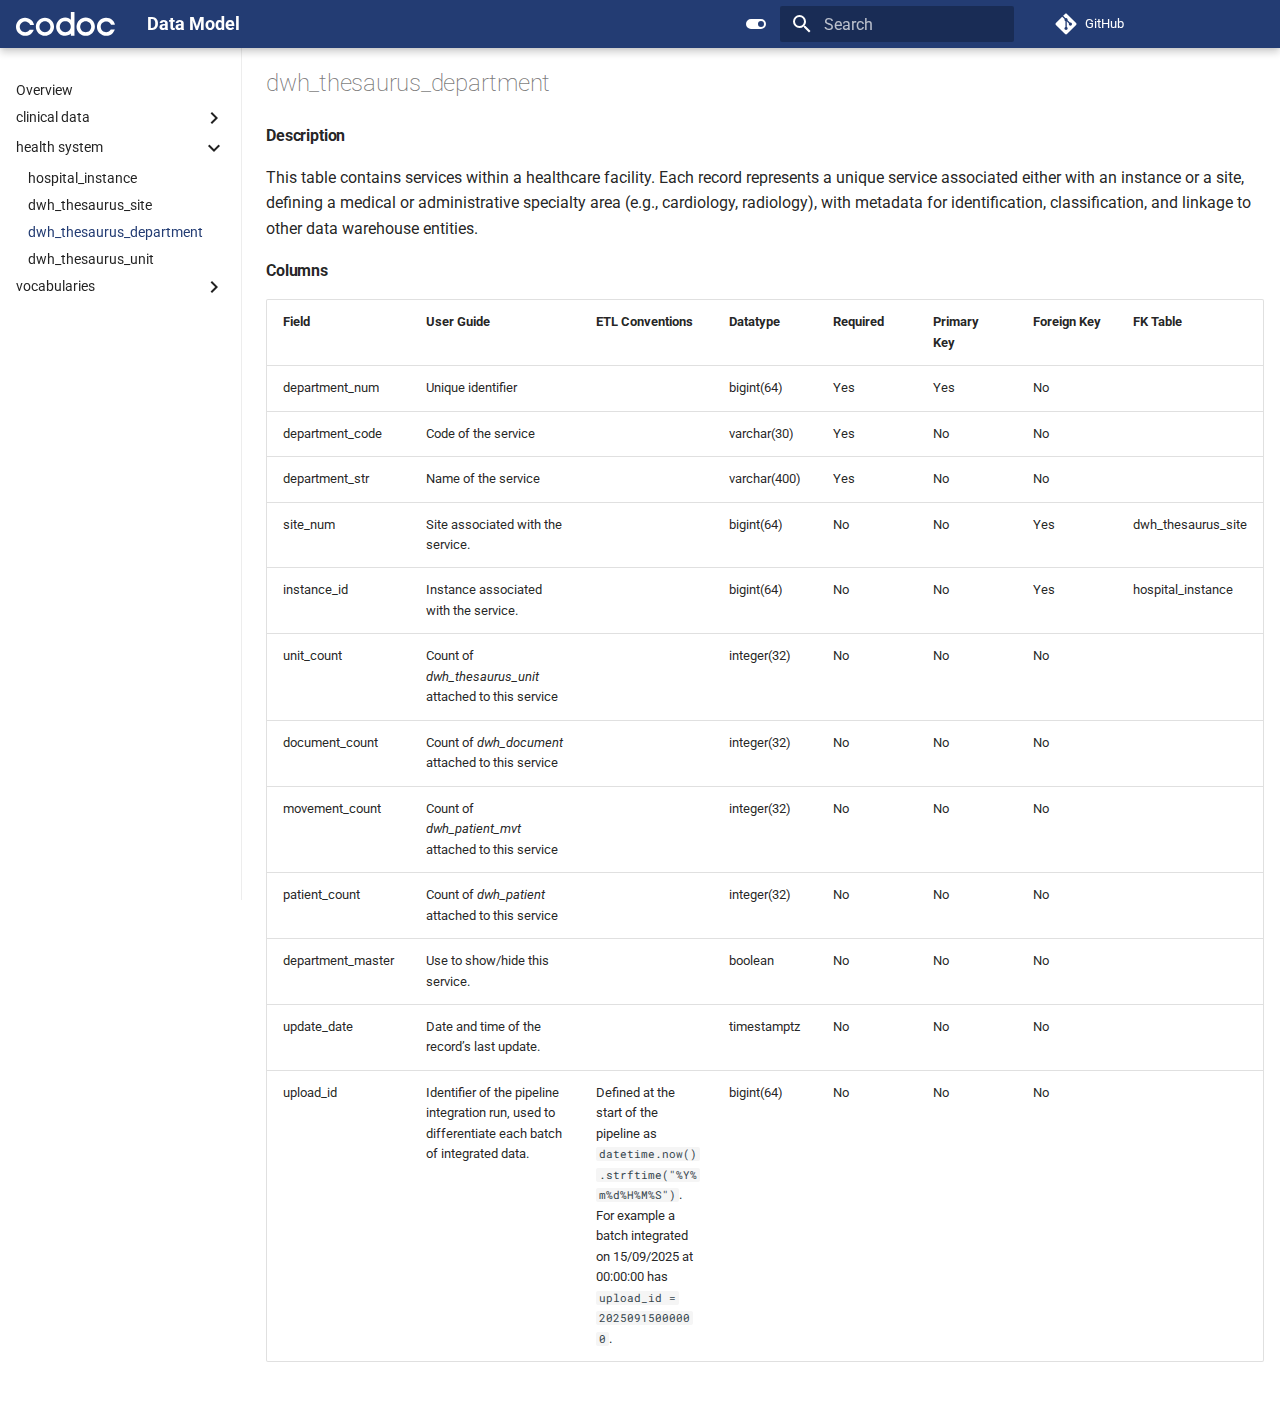
<file: tables/health_system/dwh_thesaurus_department/index.html>
<!doctype html>
<html lang="en" class="no-js">
  <head>
    
      <meta charset="utf-8">
      <meta name="viewport" content="width=device-width,initial-scale=1">
      
      
      
        <link rel="canonical" href="https://codoc-os.github.io/codoc-data-model-docs/tables/health_system/dwh_thesaurus_department/">
      
      
        <link rel="prev" href="../dwh_thesaurus_site/">
      
      
        <link rel="next" href="../dwh_thesaurus_unit/">
      
      
      <link rel="icon" href="../../../assets/favicon.png">
      <meta name="generator" content="mkdocs-1.6.1, mkdocs-material-9.6.20">
    
    
      
        <title>dwh_thesaurus_department - Data Model</title>
      
    
    
      <link rel="stylesheet" href="../../../assets/stylesheets/main.e53b48f4.min.css">
      
        
        <link rel="stylesheet" href="../../../assets/stylesheets/palette.06af60db.min.css">
      
      


    
    
      
    
    
      
        
        
        <link rel="preconnect" href="https://fonts.gstatic.com" crossorigin>
        <link rel="stylesheet" href="https://fonts.googleapis.com/css?family=Roboto:300,300i,400,400i,700,700i%7CRoboto+Mono:400,400i,700,700i&display=fallback">
        <style>:root{--md-text-font:"Roboto";--md-code-font:"Roboto Mono"}</style>
      
    
    
      <link rel="stylesheet" href="../../../stylesheets/color.css">
    
    <script>__md_scope=new URL("../../..",location),__md_hash=e=>[...e].reduce(((e,_)=>(e<<5)-e+_.charCodeAt(0)),0),__md_get=(e,_=localStorage,t=__md_scope)=>JSON.parse(_.getItem(t.pathname+"."+e)),__md_set=(e,_,t=localStorage,a=__md_scope)=>{try{t.setItem(a.pathname+"."+e,JSON.stringify(_))}catch(e){}}</script>
    
      

    
    
    
  </head>
  
  
    
    
      
    
    
    
    
    <body dir="ltr" data-md-color-scheme="default" data-md-color-primary="custom" data-md-color-accent="custom">
  
    
    <input class="md-toggle" data-md-toggle="drawer" type="checkbox" id="__drawer" autocomplete="off">
    <input class="md-toggle" data-md-toggle="search" type="checkbox" id="__search" autocomplete="off">
    <label class="md-overlay" for="__drawer"></label>
    <div data-md-component="skip">
      
    </div>
    <div data-md-component="announce">
      
    </div>
    
    
      

  

<header class="md-header md-header--shadow" data-md-component="header">
  <nav class="md-header__inner md-grid" aria-label="Header">
    <a href="../../.." title="Data Model" class="md-header__button md-logo" aria-label="Data Model" data-md-component="logo">
      
  <img src="../../../assets/logo.svg" alt="logo">

    </a>
    <label class="md-header__button md-icon" for="__drawer">
      
      <svg xmlns="http://www.w3.org/2000/svg" viewBox="0 0 24 24"><path d="M3 6h18v2H3zm0 5h18v2H3zm0 5h18v2H3z"/></svg>
    </label>
    <div class="md-header__title" data-md-component="header-title">
      <div class="md-header__ellipsis">
        <div class="md-header__topic">
          <span class="md-ellipsis">
            Data Model
          </span>
        </div>
        <div class="md-header__topic" data-md-component="header-topic">
          <span class="md-ellipsis">
            
              dwh_thesaurus_department
            
          </span>
        </div>
      </div>
    </div>
    
      
        <form class="md-header__option" data-md-component="palette">
  
    
    
    
    <input class="md-option" data-md-color-media="(prefers-color-scheme: light)" data-md-color-scheme="default" data-md-color-primary="custom" data-md-color-accent="custom"  aria-label="Switch to dark mode"  type="radio" name="__palette" id="__palette_0">
    
      <label class="md-header__button md-icon" title="Switch to dark mode" for="__palette_1" hidden>
        <svg xmlns="http://www.w3.org/2000/svg" viewBox="0 0 24 24"><path d="M17 7H7a5 5 0 0 0-5 5 5 5 0 0 0 5 5h10a5 5 0 0 0 5-5 5 5 0 0 0-5-5m0 8a3 3 0 0 1-3-3 3 3 0 0 1 3-3 3 3 0 0 1 3 3 3 3 0 0 1-3 3"/></svg>
      </label>
    
  
    
    
    
    <input class="md-option" data-md-color-media="(prefers-color-scheme: dark)" data-md-color-scheme="slate" data-md-color-primary="black" data-md-color-accent="blue"  aria-label="Switch to system preference"  type="radio" name="__palette" id="__palette_1">
    
      <label class="md-header__button md-icon" title="Switch to system preference" for="__palette_0" hidden>
        <svg xmlns="http://www.w3.org/2000/svg" viewBox="0 0 24 24"><path d="M17 7H7a5 5 0 0 0-5 5 5 5 0 0 0 5 5h10a5 5 0 0 0 5-5 5 5 0 0 0-5-5M7 15a3 3 0 0 1-3-3 3 3 0 0 1 3-3 3 3 0 0 1 3 3 3 3 0 0 1-3 3"/></svg>
      </label>
    
  
</form>
      
    
    
      <script>var palette=__md_get("__palette");if(palette&&palette.color){if("(prefers-color-scheme)"===palette.color.media){var media=matchMedia("(prefers-color-scheme: light)"),input=document.querySelector(media.matches?"[data-md-color-media='(prefers-color-scheme: light)']":"[data-md-color-media='(prefers-color-scheme: dark)']");palette.color.media=input.getAttribute("data-md-color-media"),palette.color.scheme=input.getAttribute("data-md-color-scheme"),palette.color.primary=input.getAttribute("data-md-color-primary"),palette.color.accent=input.getAttribute("data-md-color-accent")}for(var[key,value]of Object.entries(palette.color))document.body.setAttribute("data-md-color-"+key,value)}</script>
    
    
    
      
      
        <label class="md-header__button md-icon" for="__search">
          
          <svg xmlns="http://www.w3.org/2000/svg" viewBox="0 0 24 24"><path d="M9.5 3A6.5 6.5 0 0 1 16 9.5c0 1.61-.59 3.09-1.56 4.23l.27.27h.79l5 5-1.5 1.5-5-5v-.79l-.27-.27A6.52 6.52 0 0 1 9.5 16 6.5 6.5 0 0 1 3 9.5 6.5 6.5 0 0 1 9.5 3m0 2C7 5 5 7 5 9.5S7 14 9.5 14 14 12 14 9.5 12 5 9.5 5"/></svg>
        </label>
        <div class="md-search" data-md-component="search" role="dialog">
  <label class="md-search__overlay" for="__search"></label>
  <div class="md-search__inner" role="search">
    <form class="md-search__form" name="search">
      <input type="text" class="md-search__input" name="query" aria-label="Search" placeholder="Search" autocapitalize="off" autocorrect="off" autocomplete="off" spellcheck="false" data-md-component="search-query" required>
      <label class="md-search__icon md-icon" for="__search">
        
        <svg xmlns="http://www.w3.org/2000/svg" viewBox="0 0 24 24"><path d="M9.5 3A6.5 6.5 0 0 1 16 9.5c0 1.61-.59 3.09-1.56 4.23l.27.27h.79l5 5-1.5 1.5-5-5v-.79l-.27-.27A6.52 6.52 0 0 1 9.5 16 6.5 6.5 0 0 1 3 9.5 6.5 6.5 0 0 1 9.5 3m0 2C7 5 5 7 5 9.5S7 14 9.5 14 14 12 14 9.5 12 5 9.5 5"/></svg>
        
        <svg xmlns="http://www.w3.org/2000/svg" viewBox="0 0 24 24"><path d="M20 11v2H8l5.5 5.5-1.42 1.42L4.16 12l7.92-7.92L13.5 5.5 8 11z"/></svg>
      </label>
      <nav class="md-search__options" aria-label="Search">
        
        <button type="reset" class="md-search__icon md-icon" title="Clear" aria-label="Clear" tabindex="-1">
          
          <svg xmlns="http://www.w3.org/2000/svg" viewBox="0 0 24 24"><path d="M19 6.41 17.59 5 12 10.59 6.41 5 5 6.41 10.59 12 5 17.59 6.41 19 12 13.41 17.59 19 19 17.59 13.41 12z"/></svg>
        </button>
      </nav>
      
        <div class="md-search__suggest" data-md-component="search-suggest"></div>
      
    </form>
    <div class="md-search__output">
      <div class="md-search__scrollwrap" tabindex="0" data-md-scrollfix>
        <div class="md-search-result" data-md-component="search-result">
          <div class="md-search-result__meta">
            Initializing search
          </div>
          <ol class="md-search-result__list" role="presentation"></ol>
        </div>
      </div>
    </div>
  </div>
</div>
      
    
    
      <div class="md-header__source">
        <a href="https://github.com/codoc-os/codoc-data-model-docs" title="Go to repository" class="md-source" data-md-component="source">
  <div class="md-source__icon md-icon">
    
    <svg xmlns="http://www.w3.org/2000/svg" viewBox="0 0 448 512"><!--! Font Awesome Free 7.0.0 by @fontawesome - https://fontawesome.com License - https://fontawesome.com/license/free (Icons: CC BY 4.0, Fonts: SIL OFL 1.1, Code: MIT License) Copyright 2025 Fonticons, Inc.--><path d="M439.6 236.1 244 40.5c-5.4-5.5-12.8-8.5-20.4-8.5s-15 3-20.4 8.4L162.5 81l51.5 51.5c27.1-9.1 52.7 16.8 43.4 43.7l49.7 49.7c34.2-11.8 61.2 31 35.5 56.7-26.5 26.5-70.2-2.9-56-37.3L240.3 199v121.9c25.3 12.5 22.3 41.8 9.1 55-6.4 6.4-15.2 10.1-24.3 10.1s-17.8-3.6-24.3-10.1c-17.6-17.6-11.1-46.9 11.2-56v-123c-20.8-8.5-24.6-30.7-18.6-45L142.6 101 8.5 235.1C3 240.6 0 247.9 0 255.5s3 15 8.5 20.4l195.6 195.7c5.4 5.4 12.7 8.4 20.4 8.4s15-3 20.4-8.4l194.7-194.7c5.4-5.4 8.4-12.8 8.4-20.4s-3-15-8.4-20.4"/></svg>
  </div>
  <div class="md-source__repository">
    GitHub
  </div>
</a>
      </div>
    
  </nav>
  
</header>
    
    <div class="md-container" data-md-component="container">
      
      
        
          
        
      
      <main class="md-main" data-md-component="main">
        <div class="md-main__inner md-grid">
          
            
              
              <div class="md-sidebar md-sidebar--primary" data-md-component="sidebar" data-md-type="navigation" >
                <div class="md-sidebar__scrollwrap">
                  <div class="md-sidebar__inner">
                    



  

<nav class="md-nav md-nav--primary md-nav--integrated" aria-label="Navigation" data-md-level="0">
  <label class="md-nav__title" for="__drawer">
    <a href="../../.." title="Data Model" class="md-nav__button md-logo" aria-label="Data Model" data-md-component="logo">
      
  <img src="../../../assets/logo.svg" alt="logo">

    </a>
    Data Model
  </label>
  
    <div class="md-nav__source">
      <a href="https://github.com/codoc-os/codoc-data-model-docs" title="Go to repository" class="md-source" data-md-component="source">
  <div class="md-source__icon md-icon">
    
    <svg xmlns="http://www.w3.org/2000/svg" viewBox="0 0 448 512"><!--! Font Awesome Free 7.0.0 by @fontawesome - https://fontawesome.com License - https://fontawesome.com/license/free (Icons: CC BY 4.0, Fonts: SIL OFL 1.1, Code: MIT License) Copyright 2025 Fonticons, Inc.--><path d="M439.6 236.1 244 40.5c-5.4-5.5-12.8-8.5-20.4-8.5s-15 3-20.4 8.4L162.5 81l51.5 51.5c27.1-9.1 52.7 16.8 43.4 43.7l49.7 49.7c34.2-11.8 61.2 31 35.5 56.7-26.5 26.5-70.2-2.9-56-37.3L240.3 199v121.9c25.3 12.5 22.3 41.8 9.1 55-6.4 6.4-15.2 10.1-24.3 10.1s-17.8-3.6-24.3-10.1c-17.6-17.6-11.1-46.9 11.2-56v-123c-20.8-8.5-24.6-30.7-18.6-45L142.6 101 8.5 235.1C3 240.6 0 247.9 0 255.5s3 15 8.5 20.4l195.6 195.7c5.4 5.4 12.7 8.4 20.4 8.4s15-3 20.4-8.4l194.7-194.7c5.4-5.4 8.4-12.8 8.4-20.4s-3-15-8.4-20.4"/></svg>
  </div>
  <div class="md-source__repository">
    GitHub
  </div>
</a>
    </div>
  
  <ul class="md-nav__list" data-md-scrollfix>
    
      
      
  
  
  
  
    <li class="md-nav__item">
      <a href="../../.." class="md-nav__link">
        
  
  
  <span class="md-ellipsis">
    Overview
    
  </span>
  

      </a>
    </li>
  

    
      
      
  
  
  
  
    
    
    
    
    
    <li class="md-nav__item md-nav__item--nested">
      
        
        
        <input class="md-nav__toggle md-toggle " type="checkbox" id="__nav_2" >
        
          
          <label class="md-nav__link" for="__nav_2" id="__nav_2_label" tabindex="0">
            
  
  
  <span class="md-ellipsis">
    clinical data
    
  </span>
  

            <span class="md-nav__icon md-icon"></span>
          </label>
        
        <nav class="md-nav" data-md-level="1" aria-labelledby="__nav_2_label" aria-expanded="false">
          <label class="md-nav__title" for="__nav_2">
            <span class="md-nav__icon md-icon"></span>
            clinical data
          </label>
          <ul class="md-nav__list" data-md-scrollfix>
            
              
                
  
  
  
  
    <li class="md-nav__item">
      <a href="../../clinical_data/dwh_patient/" class="md-nav__link">
        
  
  
  <span class="md-ellipsis">
    dwh_patient
    
  </span>
  

      </a>
    </li>
  

              
            
              
                
  
  
  
  
    <li class="md-nav__item">
      <a href="../../clinical_data/dwh_patient_ipphist/" class="md-nav__link">
        
  
  
  <span class="md-ellipsis">
    dwh_patient_ipphist
    
  </span>
  

      </a>
    </li>
  

              
            
              
                
  
  
  
  
    <li class="md-nav__item">
      <a href="../../clinical_data/dwh_patient_stay/" class="md-nav__link">
        
  
  
  <span class="md-ellipsis">
    dwh_patient_stay
    
  </span>
  

      </a>
    </li>
  

              
            
              
                
  
  
  
  
    <li class="md-nav__item">
      <a href="../../clinical_data/dwh_patient_mvt/" class="md-nav__link">
        
  
  
  <span class="md-ellipsis">
    dwh_patient_mvt
    
  </span>
  

      </a>
    </li>
  

              
            
              
                
  
  
  
  
    <li class="md-nav__item">
      <a href="../../clinical_data/dwh_data/" class="md-nav__link">
        
  
  
  <span class="md-ellipsis">
    dwh_data
    
  </span>
  

      </a>
    </li>
  

              
            
              
                
  
  
  
  
    <li class="md-nav__item">
      <a href="../../clinical_data/dwh_document/" class="md-nav__link">
        
  
  
  <span class="md-ellipsis">
    dwh_document
    
  </span>
  

      </a>
    </li>
  

              
            
          </ul>
        </nav>
      
    </li>
  

    
      
      
  
  
    
  
  
  
    
    
    
    
    
    <li class="md-nav__item md-nav__item--active md-nav__item--nested">
      
        
        
        <input class="md-nav__toggle md-toggle " type="checkbox" id="__nav_3" checked>
        
          
          <label class="md-nav__link" for="__nav_3" id="__nav_3_label" tabindex="0">
            
  
  
  <span class="md-ellipsis">
    health system
    
  </span>
  

            <span class="md-nav__icon md-icon"></span>
          </label>
        
        <nav class="md-nav" data-md-level="1" aria-labelledby="__nav_3_label" aria-expanded="true">
          <label class="md-nav__title" for="__nav_3">
            <span class="md-nav__icon md-icon"></span>
            health system
          </label>
          <ul class="md-nav__list" data-md-scrollfix>
            
              
                
  
  
  
  
    <li class="md-nav__item">
      <a href="../hospital_instance/" class="md-nav__link">
        
  
  
  <span class="md-ellipsis">
    hospital_instance
    
  </span>
  

      </a>
    </li>
  

              
            
              
                
  
  
  
  
    <li class="md-nav__item">
      <a href="../dwh_thesaurus_site/" class="md-nav__link">
        
  
  
  <span class="md-ellipsis">
    dwh_thesaurus_site
    
  </span>
  

      </a>
    </li>
  

              
            
              
                
  
  
    
  
  
  
    <li class="md-nav__item md-nav__item--active">
      
      <input class="md-nav__toggle md-toggle" type="checkbox" id="__toc">
      
      
      
      <a href="./" class="md-nav__link md-nav__link--active">
        
  
  
  <span class="md-ellipsis">
    dwh_thesaurus_department
    
  </span>
  

      </a>
      
    </li>
  

              
            
              
                
  
  
  
  
    <li class="md-nav__item">
      <a href="../dwh_thesaurus_unit/" class="md-nav__link">
        
  
  
  <span class="md-ellipsis">
    dwh_thesaurus_unit
    
  </span>
  

      </a>
    </li>
  

              
            
          </ul>
        </nav>
      
    </li>
  

    
      
      
  
  
  
  
    
    
    
    
    
    <li class="md-nav__item md-nav__item--nested">
      
        
        
        <input class="md-nav__toggle md-toggle " type="checkbox" id="__nav_4" >
        
          
          <label class="md-nav__link" for="__nav_4" id="__nav_4_label" tabindex="0">
            
  
  
  <span class="md-ellipsis">
    vocabularies
    
  </span>
  

            <span class="md-nav__icon md-icon"></span>
          </label>
        
        <nav class="md-nav" data-md-level="1" aria-labelledby="__nav_4_label" aria-expanded="false">
          <label class="md-nav__title" for="__nav_4">
            <span class="md-nav__icon md-icon"></span>
            vocabularies
          </label>
          <ul class="md-nav__list" data-md-scrollfix>
            
              
                
  
  
  
  
    <li class="md-nav__item">
      <a href="../../vocabularies/dwh_thesaurus_data/" class="md-nav__link">
        
  
  
  <span class="md-ellipsis">
    dwh_thesaurus_data
    
  </span>
  

      </a>
    </li>
  

              
            
          </ul>
        </nav>
      
    </li>
  

    
  </ul>
</nav>
                  </div>
                </div>
              </div>
            
            
          
          
            <div class="md-content" data-md-component="content">
              <article class="md-content__inner md-typeset">
                
                  


  
  


  <h1>dwh_thesaurus_department</h1>

<h4 id="description">Description<a class="headerlink" href="#description" title="Permanent link">&para;</a></h4>
<p>This table contains services within a healthcare facility. Each record represents a unique service associated either with an instance or a site, defining a medical or administrative specialty area (e.g., cardiology, radiology), with metadata for identification, classification, and linkage to other data warehouse entities.</p>
<h4 id="columns">Columns<a class="headerlink" href="#columns" title="Permanent link">&para;</a></h4>
<table>
<thead>
<tr>
<th style="text-align: left;">Field</th>
<th style="text-align: left;">User Guide</th>
<th style="text-align: left;">ETL Conventions</th>
<th style="text-align: left;">Datatype</th>
<th style="text-align: left;">Required</th>
<th style="text-align: left;">Primary Key</th>
<th style="text-align: left;">Foreign Key</th>
<th style="text-align: left;">FK Table</th>
</tr>
</thead>
<tbody>
<tr>
<td style="text-align: left;">department_num</td>
<td style="text-align: left;">Unique identifier</td>
<td style="text-align: left;"></td>
<td style="text-align: left;">bigint(64)</td>
<td style="text-align: left;">Yes</td>
<td style="text-align: left;">Yes</td>
<td style="text-align: left;">No</td>
<td style="text-align: left;"></td>
</tr>
<tr>
<td style="text-align: left;">department_code</td>
<td style="text-align: left;">Code of the service</td>
<td style="text-align: left;"></td>
<td style="text-align: left;">varchar(30)</td>
<td style="text-align: left;">Yes</td>
<td style="text-align: left;">No</td>
<td style="text-align: left;">No</td>
<td style="text-align: left;"></td>
</tr>
<tr>
<td style="text-align: left;">department_str</td>
<td style="text-align: left;">Name of the service</td>
<td style="text-align: left;"></td>
<td style="text-align: left;">varchar(400)</td>
<td style="text-align: left;">Yes</td>
<td style="text-align: left;">No</td>
<td style="text-align: left;">No</td>
<td style="text-align: left;"></td>
</tr>
<tr>
<td style="text-align: left;">site_num</td>
<td style="text-align: left;">Site associated with the service.</td>
<td style="text-align: left;"></td>
<td style="text-align: left;">bigint(64)</td>
<td style="text-align: left;">No</td>
<td style="text-align: left;">No</td>
<td style="text-align: left;">Yes</td>
<td style="text-align: left;">dwh_thesaurus_site</td>
</tr>
<tr>
<td style="text-align: left;">instance_id</td>
<td style="text-align: left;">Instance associated with the service.</td>
<td style="text-align: left;"></td>
<td style="text-align: left;">bigint(64)</td>
<td style="text-align: left;">No</td>
<td style="text-align: left;">No</td>
<td style="text-align: left;">Yes</td>
<td style="text-align: left;">hospital_instance</td>
</tr>
<tr>
<td style="text-align: left;">unit_count</td>
<td style="text-align: left;">Count of <em>dwh_thesaurus_unit</em> attached to this service</td>
<td style="text-align: left;"></td>
<td style="text-align: left;">integer(32)</td>
<td style="text-align: left;">No</td>
<td style="text-align: left;">No</td>
<td style="text-align: left;">No</td>
<td style="text-align: left;"></td>
</tr>
<tr>
<td style="text-align: left;">document_count</td>
<td style="text-align: left;">Count of <em>dwh_document</em> attached to this service</td>
<td style="text-align: left;"></td>
<td style="text-align: left;">integer(32)</td>
<td style="text-align: left;">No</td>
<td style="text-align: left;">No</td>
<td style="text-align: left;">No</td>
<td style="text-align: left;"></td>
</tr>
<tr>
<td style="text-align: left;">movement_count</td>
<td style="text-align: left;">Count of <em>dwh_patient_mvt</em> attached to this service</td>
<td style="text-align: left;"></td>
<td style="text-align: left;">integer(32)</td>
<td style="text-align: left;">No</td>
<td style="text-align: left;">No</td>
<td style="text-align: left;">No</td>
<td style="text-align: left;"></td>
</tr>
<tr>
<td style="text-align: left;">patient_count</td>
<td style="text-align: left;">Count of <em>dwh_patient</em> attached to this service</td>
<td style="text-align: left;"></td>
<td style="text-align: left;">integer(32)</td>
<td style="text-align: left;">No</td>
<td style="text-align: left;">No</td>
<td style="text-align: left;">No</td>
<td style="text-align: left;"></td>
</tr>
<tr>
<td style="text-align: left;">department_master</td>
<td style="text-align: left;">Use to show/hide this service.</td>
<td style="text-align: left;"></td>
<td style="text-align: left;">boolean</td>
<td style="text-align: left;">No</td>
<td style="text-align: left;">No</td>
<td style="text-align: left;">No</td>
<td style="text-align: left;"></td>
</tr>
<tr>
<td style="text-align: left;">update_date</td>
<td style="text-align: left;">Date and time of the record’s last update.</td>
<td style="text-align: left;"></td>
<td style="text-align: left;">timestamptz</td>
<td style="text-align: left;">No</td>
<td style="text-align: left;">No</td>
<td style="text-align: left;">No</td>
<td style="text-align: left;"></td>
</tr>
<tr>
<td style="text-align: left;">upload_id</td>
<td style="text-align: left;">Identifier of the pipeline integration run, used to differentiate each batch of integrated data.</td>
<td style="text-align: left;">Defined at the start of the pipeline as <code>datetime.now().strftime("%Y%m%d%H%M%S")</code>. <br> For example a batch integrated on 15/09/2025 at 00:00:00 has <code>upload_id = 20250915000000</code>.</td>
<td style="text-align: left;">bigint(64)</td>
<td style="text-align: left;">No</td>
<td style="text-align: left;">No</td>
<td style="text-align: left;">No</td>
<td style="text-align: left;"></td>
</tr>
</tbody>
</table>












                
              </article>
            </div>
          
          
<script>var target=document.getElementById(location.hash.slice(1));target&&target.name&&(target.checked=target.name.startsWith("__tabbed_"))</script>
        </div>
        
      </main>
      
        <footer class="md-footer">
</footer>
      
    </div>
    <div class="md-dialog" data-md-component="dialog">
      <div class="md-dialog__inner md-typeset"></div>
    </div>
    
    
    
      
      <script id="__config" type="application/json">{"base": "../../..", "features": ["search.suggest", "content.code.copy", "toc.integrate"], "search": "../../../assets/javascripts/workers/search.973d3a69.min.js", "tags": null, "translations": {"clipboard.copied": "Copied to clipboard", "clipboard.copy": "Copy to clipboard", "search.result.more.one": "1 more on this page", "search.result.more.other": "# more on this page", "search.result.none": "No matching documents", "search.result.one": "1 matching document", "search.result.other": "# matching documents", "search.result.placeholder": "Type to start searching", "search.result.term.missing": "Missing", "select.version": "Select version"}, "version": null}</script>
    
    
      <script src="../../../assets/javascripts/bundle.f55a23d4.min.js"></script>
      
    
  </body>
</html>
</file>
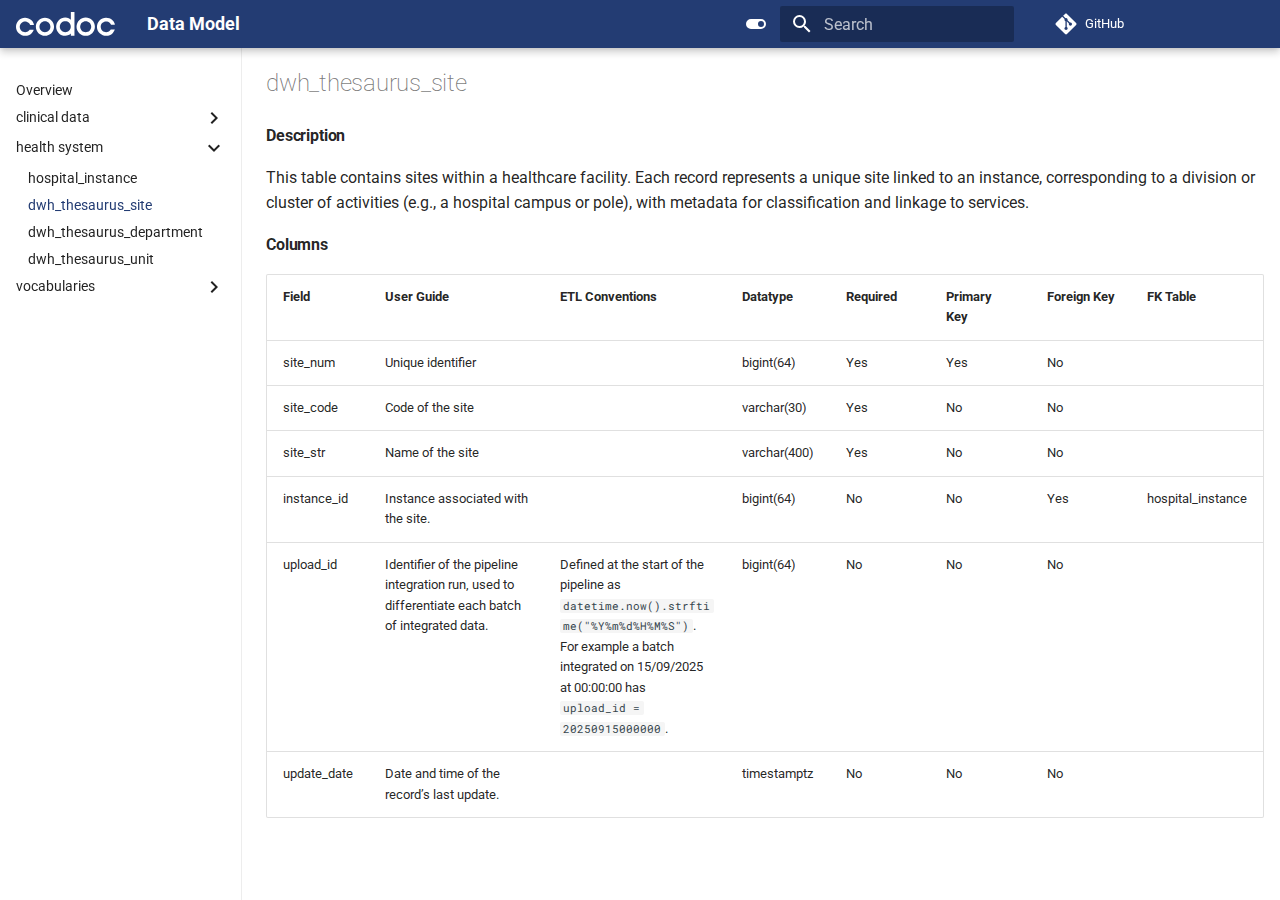
<file: tables/health_system/dwh_thesaurus_site/index.html>
<!doctype html>
<html lang="en" class="no-js">
  <head>
    
      <meta charset="utf-8">
      <meta name="viewport" content="width=device-width,initial-scale=1">
      
      
      
        <link rel="canonical" href="https://codoc-os.github.io/codoc-data-model-docs/tables/health_system/dwh_thesaurus_site/">
      
      
        <link rel="prev" href="../hospital_instance/">
      
      
        <link rel="next" href="../dwh_thesaurus_department/">
      
      
      <link rel="icon" href="../../../assets/favicon.png">
      <meta name="generator" content="mkdocs-1.6.1, mkdocs-material-9.6.20">
    
    
      
        <title>dwh_thesaurus_site - Data Model</title>
      
    
    
      <link rel="stylesheet" href="../../../assets/stylesheets/main.e53b48f4.min.css">
      
        
        <link rel="stylesheet" href="../../../assets/stylesheets/palette.06af60db.min.css">
      
      


    
    
      
    
    
      
        
        
        <link rel="preconnect" href="https://fonts.gstatic.com" crossorigin>
        <link rel="stylesheet" href="https://fonts.googleapis.com/css?family=Roboto:300,300i,400,400i,700,700i%7CRoboto+Mono:400,400i,700,700i&display=fallback">
        <style>:root{--md-text-font:"Roboto";--md-code-font:"Roboto Mono"}</style>
      
    
    
      <link rel="stylesheet" href="../../../stylesheets/color.css">
    
    <script>__md_scope=new URL("../../..",location),__md_hash=e=>[...e].reduce(((e,_)=>(e<<5)-e+_.charCodeAt(0)),0),__md_get=(e,_=localStorage,t=__md_scope)=>JSON.parse(_.getItem(t.pathname+"."+e)),__md_set=(e,_,t=localStorage,a=__md_scope)=>{try{t.setItem(a.pathname+"."+e,JSON.stringify(_))}catch(e){}}</script>
    
      

    
    
    
  </head>
  
  
    
    
      
    
    
    
    
    <body dir="ltr" data-md-color-scheme="default" data-md-color-primary="custom" data-md-color-accent="custom">
  
    
    <input class="md-toggle" data-md-toggle="drawer" type="checkbox" id="__drawer" autocomplete="off">
    <input class="md-toggle" data-md-toggle="search" type="checkbox" id="__search" autocomplete="off">
    <label class="md-overlay" for="__drawer"></label>
    <div data-md-component="skip">
      
    </div>
    <div data-md-component="announce">
      
    </div>
    
    
      

  

<header class="md-header md-header--shadow" data-md-component="header">
  <nav class="md-header__inner md-grid" aria-label="Header">
    <a href="../../.." title="Data Model" class="md-header__button md-logo" aria-label="Data Model" data-md-component="logo">
      
  <img src="../../../assets/logo.svg" alt="logo">

    </a>
    <label class="md-header__button md-icon" for="__drawer">
      
      <svg xmlns="http://www.w3.org/2000/svg" viewBox="0 0 24 24"><path d="M3 6h18v2H3zm0 5h18v2H3zm0 5h18v2H3z"/></svg>
    </label>
    <div class="md-header__title" data-md-component="header-title">
      <div class="md-header__ellipsis">
        <div class="md-header__topic">
          <span class="md-ellipsis">
            Data Model
          </span>
        </div>
        <div class="md-header__topic" data-md-component="header-topic">
          <span class="md-ellipsis">
            
              dwh_thesaurus_site
            
          </span>
        </div>
      </div>
    </div>
    
      
        <form class="md-header__option" data-md-component="palette">
  
    
    
    
    <input class="md-option" data-md-color-media="(prefers-color-scheme: light)" data-md-color-scheme="default" data-md-color-primary="custom" data-md-color-accent="custom"  aria-label="Switch to dark mode"  type="radio" name="__palette" id="__palette_0">
    
      <label class="md-header__button md-icon" title="Switch to dark mode" for="__palette_1" hidden>
        <svg xmlns="http://www.w3.org/2000/svg" viewBox="0 0 24 24"><path d="M17 7H7a5 5 0 0 0-5 5 5 5 0 0 0 5 5h10a5 5 0 0 0 5-5 5 5 0 0 0-5-5m0 8a3 3 0 0 1-3-3 3 3 0 0 1 3-3 3 3 0 0 1 3 3 3 3 0 0 1-3 3"/></svg>
      </label>
    
  
    
    
    
    <input class="md-option" data-md-color-media="(prefers-color-scheme: dark)" data-md-color-scheme="slate" data-md-color-primary="black" data-md-color-accent="blue"  aria-label="Switch to system preference"  type="radio" name="__palette" id="__palette_1">
    
      <label class="md-header__button md-icon" title="Switch to system preference" for="__palette_0" hidden>
        <svg xmlns="http://www.w3.org/2000/svg" viewBox="0 0 24 24"><path d="M17 7H7a5 5 0 0 0-5 5 5 5 0 0 0 5 5h10a5 5 0 0 0 5-5 5 5 0 0 0-5-5M7 15a3 3 0 0 1-3-3 3 3 0 0 1 3-3 3 3 0 0 1 3 3 3 3 0 0 1-3 3"/></svg>
      </label>
    
  
</form>
      
    
    
      <script>var palette=__md_get("__palette");if(palette&&palette.color){if("(prefers-color-scheme)"===palette.color.media){var media=matchMedia("(prefers-color-scheme: light)"),input=document.querySelector(media.matches?"[data-md-color-media='(prefers-color-scheme: light)']":"[data-md-color-media='(prefers-color-scheme: dark)']");palette.color.media=input.getAttribute("data-md-color-media"),palette.color.scheme=input.getAttribute("data-md-color-scheme"),palette.color.primary=input.getAttribute("data-md-color-primary"),palette.color.accent=input.getAttribute("data-md-color-accent")}for(var[key,value]of Object.entries(palette.color))document.body.setAttribute("data-md-color-"+key,value)}</script>
    
    
    
      
      
        <label class="md-header__button md-icon" for="__search">
          
          <svg xmlns="http://www.w3.org/2000/svg" viewBox="0 0 24 24"><path d="M9.5 3A6.5 6.5 0 0 1 16 9.5c0 1.61-.59 3.09-1.56 4.23l.27.27h.79l5 5-1.5 1.5-5-5v-.79l-.27-.27A6.52 6.52 0 0 1 9.5 16 6.5 6.5 0 0 1 3 9.5 6.5 6.5 0 0 1 9.5 3m0 2C7 5 5 7 5 9.5S7 14 9.5 14 14 12 14 9.5 12 5 9.5 5"/></svg>
        </label>
        <div class="md-search" data-md-component="search" role="dialog">
  <label class="md-search__overlay" for="__search"></label>
  <div class="md-search__inner" role="search">
    <form class="md-search__form" name="search">
      <input type="text" class="md-search__input" name="query" aria-label="Search" placeholder="Search" autocapitalize="off" autocorrect="off" autocomplete="off" spellcheck="false" data-md-component="search-query" required>
      <label class="md-search__icon md-icon" for="__search">
        
        <svg xmlns="http://www.w3.org/2000/svg" viewBox="0 0 24 24"><path d="M9.5 3A6.5 6.5 0 0 1 16 9.5c0 1.61-.59 3.09-1.56 4.23l.27.27h.79l5 5-1.5 1.5-5-5v-.79l-.27-.27A6.52 6.52 0 0 1 9.5 16 6.5 6.5 0 0 1 3 9.5 6.5 6.5 0 0 1 9.5 3m0 2C7 5 5 7 5 9.5S7 14 9.5 14 14 12 14 9.5 12 5 9.5 5"/></svg>
        
        <svg xmlns="http://www.w3.org/2000/svg" viewBox="0 0 24 24"><path d="M20 11v2H8l5.5 5.5-1.42 1.42L4.16 12l7.92-7.92L13.5 5.5 8 11z"/></svg>
      </label>
      <nav class="md-search__options" aria-label="Search">
        
        <button type="reset" class="md-search__icon md-icon" title="Clear" aria-label="Clear" tabindex="-1">
          
          <svg xmlns="http://www.w3.org/2000/svg" viewBox="0 0 24 24"><path d="M19 6.41 17.59 5 12 10.59 6.41 5 5 6.41 10.59 12 5 17.59 6.41 19 12 13.41 17.59 19 19 17.59 13.41 12z"/></svg>
        </button>
      </nav>
      
        <div class="md-search__suggest" data-md-component="search-suggest"></div>
      
    </form>
    <div class="md-search__output">
      <div class="md-search__scrollwrap" tabindex="0" data-md-scrollfix>
        <div class="md-search-result" data-md-component="search-result">
          <div class="md-search-result__meta">
            Initializing search
          </div>
          <ol class="md-search-result__list" role="presentation"></ol>
        </div>
      </div>
    </div>
  </div>
</div>
      
    
    
      <div class="md-header__source">
        <a href="https://github.com/codoc-os/codoc-data-model-docs" title="Go to repository" class="md-source" data-md-component="source">
  <div class="md-source__icon md-icon">
    
    <svg xmlns="http://www.w3.org/2000/svg" viewBox="0 0 448 512"><!--! Font Awesome Free 7.0.0 by @fontawesome - https://fontawesome.com License - https://fontawesome.com/license/free (Icons: CC BY 4.0, Fonts: SIL OFL 1.1, Code: MIT License) Copyright 2025 Fonticons, Inc.--><path d="M439.6 236.1 244 40.5c-5.4-5.5-12.8-8.5-20.4-8.5s-15 3-20.4 8.4L162.5 81l51.5 51.5c27.1-9.1 52.7 16.8 43.4 43.7l49.7 49.7c34.2-11.8 61.2 31 35.5 56.7-26.5 26.5-70.2-2.9-56-37.3L240.3 199v121.9c25.3 12.5 22.3 41.8 9.1 55-6.4 6.4-15.2 10.1-24.3 10.1s-17.8-3.6-24.3-10.1c-17.6-17.6-11.1-46.9 11.2-56v-123c-20.8-8.5-24.6-30.7-18.6-45L142.6 101 8.5 235.1C3 240.6 0 247.9 0 255.5s3 15 8.5 20.4l195.6 195.7c5.4 5.4 12.7 8.4 20.4 8.4s15-3 20.4-8.4l194.7-194.7c5.4-5.4 8.4-12.8 8.4-20.4s-3-15-8.4-20.4"/></svg>
  </div>
  <div class="md-source__repository">
    GitHub
  </div>
</a>
      </div>
    
  </nav>
  
</header>
    
    <div class="md-container" data-md-component="container">
      
      
        
          
        
      
      <main class="md-main" data-md-component="main">
        <div class="md-main__inner md-grid">
          
            
              
              <div class="md-sidebar md-sidebar--primary" data-md-component="sidebar" data-md-type="navigation" >
                <div class="md-sidebar__scrollwrap">
                  <div class="md-sidebar__inner">
                    



  

<nav class="md-nav md-nav--primary md-nav--integrated" aria-label="Navigation" data-md-level="0">
  <label class="md-nav__title" for="__drawer">
    <a href="../../.." title="Data Model" class="md-nav__button md-logo" aria-label="Data Model" data-md-component="logo">
      
  <img src="../../../assets/logo.svg" alt="logo">

    </a>
    Data Model
  </label>
  
    <div class="md-nav__source">
      <a href="https://github.com/codoc-os/codoc-data-model-docs" title="Go to repository" class="md-source" data-md-component="source">
  <div class="md-source__icon md-icon">
    
    <svg xmlns="http://www.w3.org/2000/svg" viewBox="0 0 448 512"><!--! Font Awesome Free 7.0.0 by @fontawesome - https://fontawesome.com License - https://fontawesome.com/license/free (Icons: CC BY 4.0, Fonts: SIL OFL 1.1, Code: MIT License) Copyright 2025 Fonticons, Inc.--><path d="M439.6 236.1 244 40.5c-5.4-5.5-12.8-8.5-20.4-8.5s-15 3-20.4 8.4L162.5 81l51.5 51.5c27.1-9.1 52.7 16.8 43.4 43.7l49.7 49.7c34.2-11.8 61.2 31 35.5 56.7-26.5 26.5-70.2-2.9-56-37.3L240.3 199v121.9c25.3 12.5 22.3 41.8 9.1 55-6.4 6.4-15.2 10.1-24.3 10.1s-17.8-3.6-24.3-10.1c-17.6-17.6-11.1-46.9 11.2-56v-123c-20.8-8.5-24.6-30.7-18.6-45L142.6 101 8.5 235.1C3 240.6 0 247.9 0 255.5s3 15 8.5 20.4l195.6 195.7c5.4 5.4 12.7 8.4 20.4 8.4s15-3 20.4-8.4l194.7-194.7c5.4-5.4 8.4-12.8 8.4-20.4s-3-15-8.4-20.4"/></svg>
  </div>
  <div class="md-source__repository">
    GitHub
  </div>
</a>
    </div>
  
  <ul class="md-nav__list" data-md-scrollfix>
    
      
      
  
  
  
  
    <li class="md-nav__item">
      <a href="../../.." class="md-nav__link">
        
  
  
  <span class="md-ellipsis">
    Overview
    
  </span>
  

      </a>
    </li>
  

    
      
      
  
  
  
  
    
    
    
    
    
    <li class="md-nav__item md-nav__item--nested">
      
        
        
        <input class="md-nav__toggle md-toggle " type="checkbox" id="__nav_2" >
        
          
          <label class="md-nav__link" for="__nav_2" id="__nav_2_label" tabindex="0">
            
  
  
  <span class="md-ellipsis">
    clinical data
    
  </span>
  

            <span class="md-nav__icon md-icon"></span>
          </label>
        
        <nav class="md-nav" data-md-level="1" aria-labelledby="__nav_2_label" aria-expanded="false">
          <label class="md-nav__title" for="__nav_2">
            <span class="md-nav__icon md-icon"></span>
            clinical data
          </label>
          <ul class="md-nav__list" data-md-scrollfix>
            
              
                
  
  
  
  
    <li class="md-nav__item">
      <a href="../../clinical_data/dwh_patient/" class="md-nav__link">
        
  
  
  <span class="md-ellipsis">
    dwh_patient
    
  </span>
  

      </a>
    </li>
  

              
            
              
                
  
  
  
  
    <li class="md-nav__item">
      <a href="../../clinical_data/dwh_patient_ipphist/" class="md-nav__link">
        
  
  
  <span class="md-ellipsis">
    dwh_patient_ipphist
    
  </span>
  

      </a>
    </li>
  

              
            
              
                
  
  
  
  
    <li class="md-nav__item">
      <a href="../../clinical_data/dwh_patient_stay/" class="md-nav__link">
        
  
  
  <span class="md-ellipsis">
    dwh_patient_stay
    
  </span>
  

      </a>
    </li>
  

              
            
              
                
  
  
  
  
    <li class="md-nav__item">
      <a href="../../clinical_data/dwh_patient_mvt/" class="md-nav__link">
        
  
  
  <span class="md-ellipsis">
    dwh_patient_mvt
    
  </span>
  

      </a>
    </li>
  

              
            
              
                
  
  
  
  
    <li class="md-nav__item">
      <a href="../../clinical_data/dwh_data/" class="md-nav__link">
        
  
  
  <span class="md-ellipsis">
    dwh_data
    
  </span>
  

      </a>
    </li>
  

              
            
              
                
  
  
  
  
    <li class="md-nav__item">
      <a href="../../clinical_data/dwh_document/" class="md-nav__link">
        
  
  
  <span class="md-ellipsis">
    dwh_document
    
  </span>
  

      </a>
    </li>
  

              
            
          </ul>
        </nav>
      
    </li>
  

    
      
      
  
  
    
  
  
  
    
    
    
    
    
    <li class="md-nav__item md-nav__item--active md-nav__item--nested">
      
        
        
        <input class="md-nav__toggle md-toggle " type="checkbox" id="__nav_3" checked>
        
          
          <label class="md-nav__link" for="__nav_3" id="__nav_3_label" tabindex="0">
            
  
  
  <span class="md-ellipsis">
    health system
    
  </span>
  

            <span class="md-nav__icon md-icon"></span>
          </label>
        
        <nav class="md-nav" data-md-level="1" aria-labelledby="__nav_3_label" aria-expanded="true">
          <label class="md-nav__title" for="__nav_3">
            <span class="md-nav__icon md-icon"></span>
            health system
          </label>
          <ul class="md-nav__list" data-md-scrollfix>
            
              
                
  
  
  
  
    <li class="md-nav__item">
      <a href="../hospital_instance/" class="md-nav__link">
        
  
  
  <span class="md-ellipsis">
    hospital_instance
    
  </span>
  

      </a>
    </li>
  

              
            
              
                
  
  
    
  
  
  
    <li class="md-nav__item md-nav__item--active">
      
      <input class="md-nav__toggle md-toggle" type="checkbox" id="__toc">
      
      
      
      <a href="./" class="md-nav__link md-nav__link--active">
        
  
  
  <span class="md-ellipsis">
    dwh_thesaurus_site
    
  </span>
  

      </a>
      
    </li>
  

              
            
              
                
  
  
  
  
    <li class="md-nav__item">
      <a href="../dwh_thesaurus_department/" class="md-nav__link">
        
  
  
  <span class="md-ellipsis">
    dwh_thesaurus_department
    
  </span>
  

      </a>
    </li>
  

              
            
              
                
  
  
  
  
    <li class="md-nav__item">
      <a href="../dwh_thesaurus_unit/" class="md-nav__link">
        
  
  
  <span class="md-ellipsis">
    dwh_thesaurus_unit
    
  </span>
  

      </a>
    </li>
  

              
            
          </ul>
        </nav>
      
    </li>
  

    
      
      
  
  
  
  
    
    
    
    
    
    <li class="md-nav__item md-nav__item--nested">
      
        
        
        <input class="md-nav__toggle md-toggle " type="checkbox" id="__nav_4" >
        
          
          <label class="md-nav__link" for="__nav_4" id="__nav_4_label" tabindex="0">
            
  
  
  <span class="md-ellipsis">
    vocabularies
    
  </span>
  

            <span class="md-nav__icon md-icon"></span>
          </label>
        
        <nav class="md-nav" data-md-level="1" aria-labelledby="__nav_4_label" aria-expanded="false">
          <label class="md-nav__title" for="__nav_4">
            <span class="md-nav__icon md-icon"></span>
            vocabularies
          </label>
          <ul class="md-nav__list" data-md-scrollfix>
            
              
                
  
  
  
  
    <li class="md-nav__item">
      <a href="../../vocabularies/dwh_thesaurus_data/" class="md-nav__link">
        
  
  
  <span class="md-ellipsis">
    dwh_thesaurus_data
    
  </span>
  

      </a>
    </li>
  

              
            
          </ul>
        </nav>
      
    </li>
  

    
  </ul>
</nav>
                  </div>
                </div>
              </div>
            
            
          
          
            <div class="md-content" data-md-component="content">
              <article class="md-content__inner md-typeset">
                
                  


  
  


  <h1>dwh_thesaurus_site</h1>

<h4 id="description">Description<a class="headerlink" href="#description" title="Permanent link">&para;</a></h4>
<p>This table contains sites within a healthcare facility. 
Each record represents a unique site linked to an instance, corresponding to a division or cluster of activities (e.g., a hospital campus or pole), 
with metadata for classification and linkage to services.</p>
<h4 id="columns">Columns<a class="headerlink" href="#columns" title="Permanent link">&para;</a></h4>
<table>
<thead>
<tr>
<th style="text-align: left;">Field</th>
<th style="text-align: left;">User Guide</th>
<th style="text-align: left;">ETL Conventions</th>
<th style="text-align: left;">Datatype</th>
<th style="text-align: left;">Required</th>
<th style="text-align: left;">Primary Key</th>
<th style="text-align: left;">Foreign Key</th>
<th style="text-align: left;">FK Table</th>
</tr>
</thead>
<tbody>
<tr>
<td style="text-align: left;">site_num</td>
<td style="text-align: left;">Unique identifier</td>
<td style="text-align: left;"></td>
<td style="text-align: left;">bigint(64)</td>
<td style="text-align: left;">Yes</td>
<td style="text-align: left;">Yes</td>
<td style="text-align: left;">No</td>
<td style="text-align: left;"></td>
</tr>
<tr>
<td style="text-align: left;">site_code</td>
<td style="text-align: left;">Code of the site</td>
<td style="text-align: left;"></td>
<td style="text-align: left;">varchar(30)</td>
<td style="text-align: left;">Yes</td>
<td style="text-align: left;">No</td>
<td style="text-align: left;">No</td>
<td style="text-align: left;"></td>
</tr>
<tr>
<td style="text-align: left;">site_str</td>
<td style="text-align: left;">Name of the site</td>
<td style="text-align: left;"></td>
<td style="text-align: left;">varchar(400)</td>
<td style="text-align: left;">Yes</td>
<td style="text-align: left;">No</td>
<td style="text-align: left;">No</td>
<td style="text-align: left;"></td>
</tr>
<tr>
<td style="text-align: left;">instance_id</td>
<td style="text-align: left;">Instance associated with the site.</td>
<td style="text-align: left;"></td>
<td style="text-align: left;">bigint(64)</td>
<td style="text-align: left;">No</td>
<td style="text-align: left;">No</td>
<td style="text-align: left;">Yes</td>
<td style="text-align: left;">hospital_instance</td>
</tr>
<tr>
<td style="text-align: left;">upload_id</td>
<td style="text-align: left;">Identifier of the pipeline integration run, used to differentiate each batch of integrated data.</td>
<td style="text-align: left;">Defined at the start of the pipeline as <code>datetime.now().strftime("%Y%m%d%H%M%S")</code>. <br> For example a batch integrated on 15/09/2025 at 00:00:00 has <code>upload_id = 20250915000000</code>.</td>
<td style="text-align: left;">bigint(64)</td>
<td style="text-align: left;">No</td>
<td style="text-align: left;">No</td>
<td style="text-align: left;">No</td>
<td style="text-align: left;"></td>
</tr>
<tr>
<td style="text-align: left;">update_date</td>
<td style="text-align: left;">Date and time of the record’s last update.</td>
<td style="text-align: left;"></td>
<td style="text-align: left;">timestamptz</td>
<td style="text-align: left;">No</td>
<td style="text-align: left;">No</td>
<td style="text-align: left;">No</td>
<td style="text-align: left;"></td>
</tr>
</tbody>
</table>












                
              </article>
            </div>
          
          
<script>var target=document.getElementById(location.hash.slice(1));target&&target.name&&(target.checked=target.name.startsWith("__tabbed_"))</script>
        </div>
        
      </main>
      
        <footer class="md-footer">
</footer>
      
    </div>
    <div class="md-dialog" data-md-component="dialog">
      <div class="md-dialog__inner md-typeset"></div>
    </div>
    
    
    
      
      <script id="__config" type="application/json">{"base": "../../..", "features": ["search.suggest", "content.code.copy", "toc.integrate"], "search": "../../../assets/javascripts/workers/search.973d3a69.min.js", "tags": null, "translations": {"clipboard.copied": "Copied to clipboard", "clipboard.copy": "Copy to clipboard", "search.result.more.one": "1 more on this page", "search.result.more.other": "# more on this page", "search.result.none": "No matching documents", "search.result.one": "1 matching document", "search.result.other": "# matching documents", "search.result.placeholder": "Type to start searching", "search.result.term.missing": "Missing", "select.version": "Select version"}, "version": null}</script>
    
    
      <script src="../../../assets/javascripts/bundle.f55a23d4.min.js"></script>
      
    
  </body>
</html>
</file>
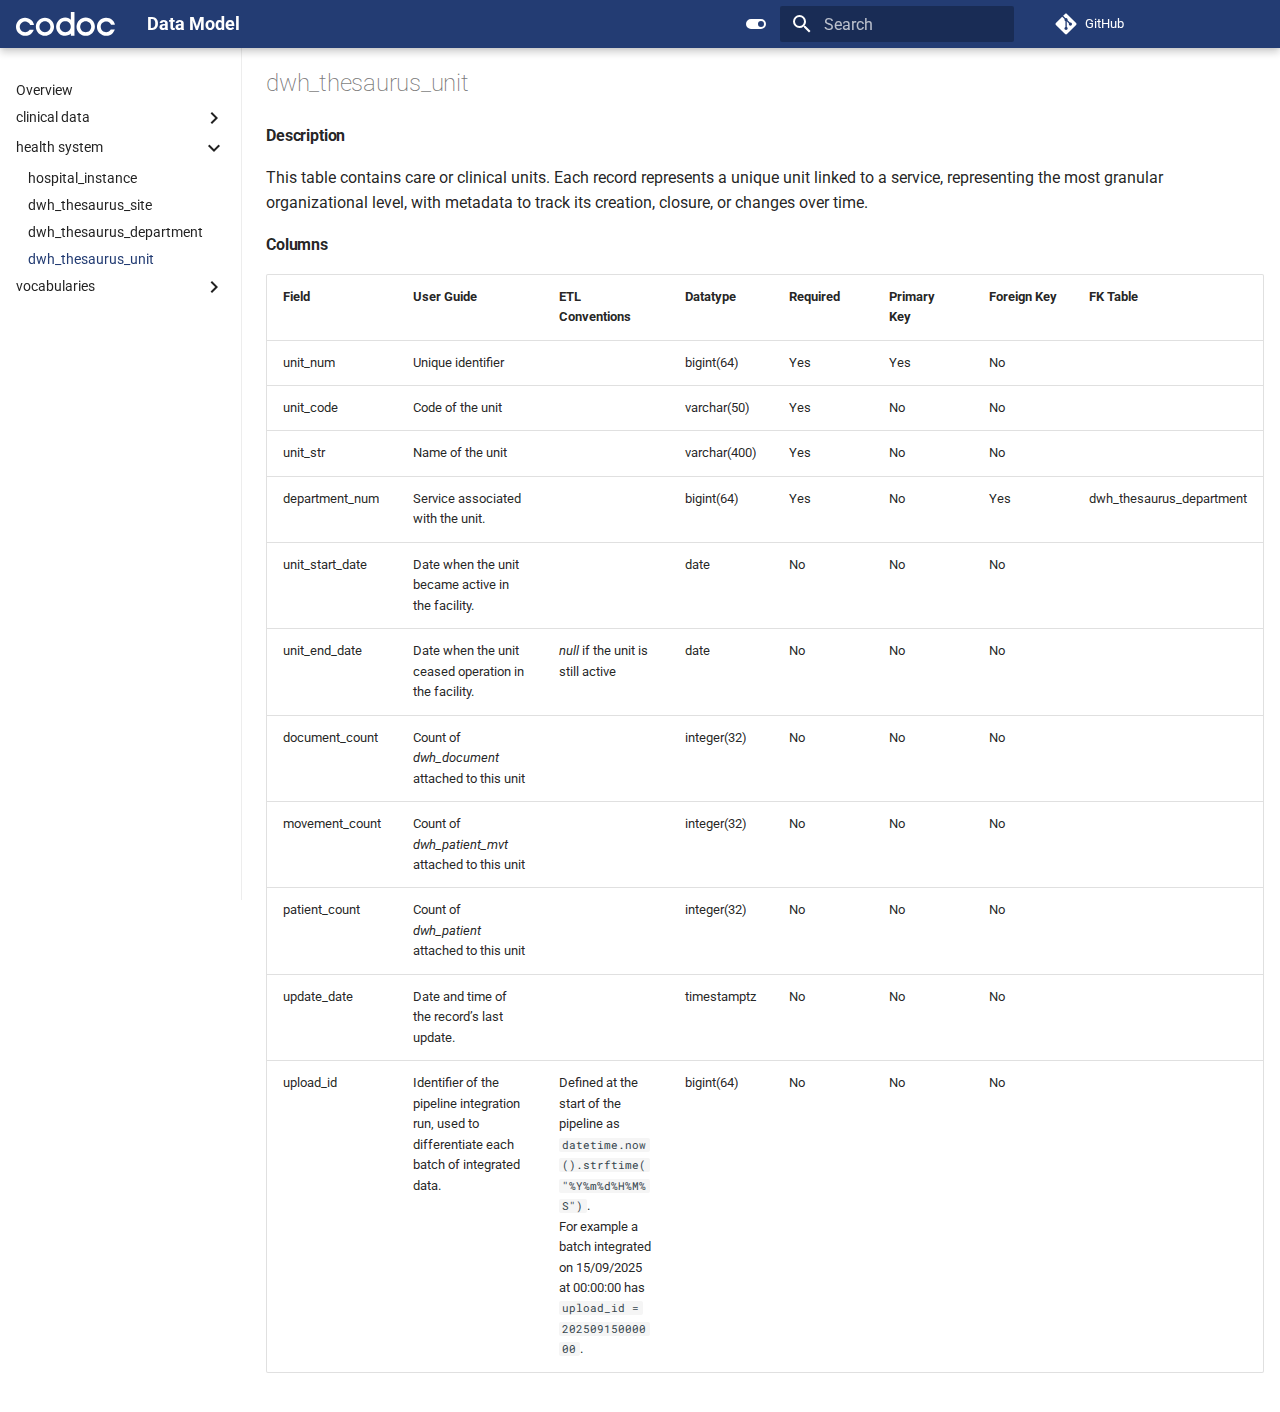
<file: tables/health_system/dwh_thesaurus_unit/index.html>
<!doctype html>
<html lang="en" class="no-js">
  <head>
    
      <meta charset="utf-8">
      <meta name="viewport" content="width=device-width,initial-scale=1">
      
      
      
        <link rel="canonical" href="https://codoc-os.github.io/codoc-data-model-docs/tables/health_system/dwh_thesaurus_unit/">
      
      
        <link rel="prev" href="../dwh_thesaurus_department/">
      
      
        <link rel="next" href="../../vocabularies/dwh_thesaurus_data/">
      
      
      <link rel="icon" href="../../../assets/favicon.png">
      <meta name="generator" content="mkdocs-1.6.1, mkdocs-material-9.6.20">
    
    
      
        <title>dwh_thesaurus_unit - Data Model</title>
      
    
    
      <link rel="stylesheet" href="../../../assets/stylesheets/main.e53b48f4.min.css">
      
        
        <link rel="stylesheet" href="../../../assets/stylesheets/palette.06af60db.min.css">
      
      


    
    
      
    
    
      
        
        
        <link rel="preconnect" href="https://fonts.gstatic.com" crossorigin>
        <link rel="stylesheet" href="https://fonts.googleapis.com/css?family=Roboto:300,300i,400,400i,700,700i%7CRoboto+Mono:400,400i,700,700i&display=fallback">
        <style>:root{--md-text-font:"Roboto";--md-code-font:"Roboto Mono"}</style>
      
    
    
      <link rel="stylesheet" href="../../../stylesheets/color.css">
    
    <script>__md_scope=new URL("../../..",location),__md_hash=e=>[...e].reduce(((e,_)=>(e<<5)-e+_.charCodeAt(0)),0),__md_get=(e,_=localStorage,t=__md_scope)=>JSON.parse(_.getItem(t.pathname+"."+e)),__md_set=(e,_,t=localStorage,a=__md_scope)=>{try{t.setItem(a.pathname+"."+e,JSON.stringify(_))}catch(e){}}</script>
    
      

    
    
    
  </head>
  
  
    
    
      
    
    
    
    
    <body dir="ltr" data-md-color-scheme="default" data-md-color-primary="custom" data-md-color-accent="custom">
  
    
    <input class="md-toggle" data-md-toggle="drawer" type="checkbox" id="__drawer" autocomplete="off">
    <input class="md-toggle" data-md-toggle="search" type="checkbox" id="__search" autocomplete="off">
    <label class="md-overlay" for="__drawer"></label>
    <div data-md-component="skip">
      
    </div>
    <div data-md-component="announce">
      
    </div>
    
    
      

  

<header class="md-header md-header--shadow" data-md-component="header">
  <nav class="md-header__inner md-grid" aria-label="Header">
    <a href="../../.." title="Data Model" class="md-header__button md-logo" aria-label="Data Model" data-md-component="logo">
      
  <img src="../../../assets/logo.svg" alt="logo">

    </a>
    <label class="md-header__button md-icon" for="__drawer">
      
      <svg xmlns="http://www.w3.org/2000/svg" viewBox="0 0 24 24"><path d="M3 6h18v2H3zm0 5h18v2H3zm0 5h18v2H3z"/></svg>
    </label>
    <div class="md-header__title" data-md-component="header-title">
      <div class="md-header__ellipsis">
        <div class="md-header__topic">
          <span class="md-ellipsis">
            Data Model
          </span>
        </div>
        <div class="md-header__topic" data-md-component="header-topic">
          <span class="md-ellipsis">
            
              dwh_thesaurus_unit
            
          </span>
        </div>
      </div>
    </div>
    
      
        <form class="md-header__option" data-md-component="palette">
  
    
    
    
    <input class="md-option" data-md-color-media="(prefers-color-scheme: light)" data-md-color-scheme="default" data-md-color-primary="custom" data-md-color-accent="custom"  aria-label="Switch to dark mode"  type="radio" name="__palette" id="__palette_0">
    
      <label class="md-header__button md-icon" title="Switch to dark mode" for="__palette_1" hidden>
        <svg xmlns="http://www.w3.org/2000/svg" viewBox="0 0 24 24"><path d="M17 7H7a5 5 0 0 0-5 5 5 5 0 0 0 5 5h10a5 5 0 0 0 5-5 5 5 0 0 0-5-5m0 8a3 3 0 0 1-3-3 3 3 0 0 1 3-3 3 3 0 0 1 3 3 3 3 0 0 1-3 3"/></svg>
      </label>
    
  
    
    
    
    <input class="md-option" data-md-color-media="(prefers-color-scheme: dark)" data-md-color-scheme="slate" data-md-color-primary="black" data-md-color-accent="blue"  aria-label="Switch to system preference"  type="radio" name="__palette" id="__palette_1">
    
      <label class="md-header__button md-icon" title="Switch to system preference" for="__palette_0" hidden>
        <svg xmlns="http://www.w3.org/2000/svg" viewBox="0 0 24 24"><path d="M17 7H7a5 5 0 0 0-5 5 5 5 0 0 0 5 5h10a5 5 0 0 0 5-5 5 5 0 0 0-5-5M7 15a3 3 0 0 1-3-3 3 3 0 0 1 3-3 3 3 0 0 1 3 3 3 3 0 0 1-3 3"/></svg>
      </label>
    
  
</form>
      
    
    
      <script>var palette=__md_get("__palette");if(palette&&palette.color){if("(prefers-color-scheme)"===palette.color.media){var media=matchMedia("(prefers-color-scheme: light)"),input=document.querySelector(media.matches?"[data-md-color-media='(prefers-color-scheme: light)']":"[data-md-color-media='(prefers-color-scheme: dark)']");palette.color.media=input.getAttribute("data-md-color-media"),palette.color.scheme=input.getAttribute("data-md-color-scheme"),palette.color.primary=input.getAttribute("data-md-color-primary"),palette.color.accent=input.getAttribute("data-md-color-accent")}for(var[key,value]of Object.entries(palette.color))document.body.setAttribute("data-md-color-"+key,value)}</script>
    
    
    
      
      
        <label class="md-header__button md-icon" for="__search">
          
          <svg xmlns="http://www.w3.org/2000/svg" viewBox="0 0 24 24"><path d="M9.5 3A6.5 6.5 0 0 1 16 9.5c0 1.61-.59 3.09-1.56 4.23l.27.27h.79l5 5-1.5 1.5-5-5v-.79l-.27-.27A6.52 6.52 0 0 1 9.5 16 6.5 6.5 0 0 1 3 9.5 6.5 6.5 0 0 1 9.5 3m0 2C7 5 5 7 5 9.5S7 14 9.5 14 14 12 14 9.5 12 5 9.5 5"/></svg>
        </label>
        <div class="md-search" data-md-component="search" role="dialog">
  <label class="md-search__overlay" for="__search"></label>
  <div class="md-search__inner" role="search">
    <form class="md-search__form" name="search">
      <input type="text" class="md-search__input" name="query" aria-label="Search" placeholder="Search" autocapitalize="off" autocorrect="off" autocomplete="off" spellcheck="false" data-md-component="search-query" required>
      <label class="md-search__icon md-icon" for="__search">
        
        <svg xmlns="http://www.w3.org/2000/svg" viewBox="0 0 24 24"><path d="M9.5 3A6.5 6.5 0 0 1 16 9.5c0 1.61-.59 3.09-1.56 4.23l.27.27h.79l5 5-1.5 1.5-5-5v-.79l-.27-.27A6.52 6.52 0 0 1 9.5 16 6.5 6.5 0 0 1 3 9.5 6.5 6.5 0 0 1 9.5 3m0 2C7 5 5 7 5 9.5S7 14 9.5 14 14 12 14 9.5 12 5 9.5 5"/></svg>
        
        <svg xmlns="http://www.w3.org/2000/svg" viewBox="0 0 24 24"><path d="M20 11v2H8l5.5 5.5-1.42 1.42L4.16 12l7.92-7.92L13.5 5.5 8 11z"/></svg>
      </label>
      <nav class="md-search__options" aria-label="Search">
        
        <button type="reset" class="md-search__icon md-icon" title="Clear" aria-label="Clear" tabindex="-1">
          
          <svg xmlns="http://www.w3.org/2000/svg" viewBox="0 0 24 24"><path d="M19 6.41 17.59 5 12 10.59 6.41 5 5 6.41 10.59 12 5 17.59 6.41 19 12 13.41 17.59 19 19 17.59 13.41 12z"/></svg>
        </button>
      </nav>
      
        <div class="md-search__suggest" data-md-component="search-suggest"></div>
      
    </form>
    <div class="md-search__output">
      <div class="md-search__scrollwrap" tabindex="0" data-md-scrollfix>
        <div class="md-search-result" data-md-component="search-result">
          <div class="md-search-result__meta">
            Initializing search
          </div>
          <ol class="md-search-result__list" role="presentation"></ol>
        </div>
      </div>
    </div>
  </div>
</div>
      
    
    
      <div class="md-header__source">
        <a href="https://github.com/codoc-os/codoc-data-model-docs" title="Go to repository" class="md-source" data-md-component="source">
  <div class="md-source__icon md-icon">
    
    <svg xmlns="http://www.w3.org/2000/svg" viewBox="0 0 448 512"><!--! Font Awesome Free 7.0.0 by @fontawesome - https://fontawesome.com License - https://fontawesome.com/license/free (Icons: CC BY 4.0, Fonts: SIL OFL 1.1, Code: MIT License) Copyright 2025 Fonticons, Inc.--><path d="M439.6 236.1 244 40.5c-5.4-5.5-12.8-8.5-20.4-8.5s-15 3-20.4 8.4L162.5 81l51.5 51.5c27.1-9.1 52.7 16.8 43.4 43.7l49.7 49.7c34.2-11.8 61.2 31 35.5 56.7-26.5 26.5-70.2-2.9-56-37.3L240.3 199v121.9c25.3 12.5 22.3 41.8 9.1 55-6.4 6.4-15.2 10.1-24.3 10.1s-17.8-3.6-24.3-10.1c-17.6-17.6-11.1-46.9 11.2-56v-123c-20.8-8.5-24.6-30.7-18.6-45L142.6 101 8.5 235.1C3 240.6 0 247.9 0 255.5s3 15 8.5 20.4l195.6 195.7c5.4 5.4 12.7 8.4 20.4 8.4s15-3 20.4-8.4l194.7-194.7c5.4-5.4 8.4-12.8 8.4-20.4s-3-15-8.4-20.4"/></svg>
  </div>
  <div class="md-source__repository">
    GitHub
  </div>
</a>
      </div>
    
  </nav>
  
</header>
    
    <div class="md-container" data-md-component="container">
      
      
        
          
        
      
      <main class="md-main" data-md-component="main">
        <div class="md-main__inner md-grid">
          
            
              
              <div class="md-sidebar md-sidebar--primary" data-md-component="sidebar" data-md-type="navigation" >
                <div class="md-sidebar__scrollwrap">
                  <div class="md-sidebar__inner">
                    



  

<nav class="md-nav md-nav--primary md-nav--integrated" aria-label="Navigation" data-md-level="0">
  <label class="md-nav__title" for="__drawer">
    <a href="../../.." title="Data Model" class="md-nav__button md-logo" aria-label="Data Model" data-md-component="logo">
      
  <img src="../../../assets/logo.svg" alt="logo">

    </a>
    Data Model
  </label>
  
    <div class="md-nav__source">
      <a href="https://github.com/codoc-os/codoc-data-model-docs" title="Go to repository" class="md-source" data-md-component="source">
  <div class="md-source__icon md-icon">
    
    <svg xmlns="http://www.w3.org/2000/svg" viewBox="0 0 448 512"><!--! Font Awesome Free 7.0.0 by @fontawesome - https://fontawesome.com License - https://fontawesome.com/license/free (Icons: CC BY 4.0, Fonts: SIL OFL 1.1, Code: MIT License) Copyright 2025 Fonticons, Inc.--><path d="M439.6 236.1 244 40.5c-5.4-5.5-12.8-8.5-20.4-8.5s-15 3-20.4 8.4L162.5 81l51.5 51.5c27.1-9.1 52.7 16.8 43.4 43.7l49.7 49.7c34.2-11.8 61.2 31 35.5 56.7-26.5 26.5-70.2-2.9-56-37.3L240.3 199v121.9c25.3 12.5 22.3 41.8 9.1 55-6.4 6.4-15.2 10.1-24.3 10.1s-17.8-3.6-24.3-10.1c-17.6-17.6-11.1-46.9 11.2-56v-123c-20.8-8.5-24.6-30.7-18.6-45L142.6 101 8.5 235.1C3 240.6 0 247.9 0 255.5s3 15 8.5 20.4l195.6 195.7c5.4 5.4 12.7 8.4 20.4 8.4s15-3 20.4-8.4l194.7-194.7c5.4-5.4 8.4-12.8 8.4-20.4s-3-15-8.4-20.4"/></svg>
  </div>
  <div class="md-source__repository">
    GitHub
  </div>
</a>
    </div>
  
  <ul class="md-nav__list" data-md-scrollfix>
    
      
      
  
  
  
  
    <li class="md-nav__item">
      <a href="../../.." class="md-nav__link">
        
  
  
  <span class="md-ellipsis">
    Overview
    
  </span>
  

      </a>
    </li>
  

    
      
      
  
  
  
  
    
    
    
    
    
    <li class="md-nav__item md-nav__item--nested">
      
        
        
        <input class="md-nav__toggle md-toggle " type="checkbox" id="__nav_2" >
        
          
          <label class="md-nav__link" for="__nav_2" id="__nav_2_label" tabindex="0">
            
  
  
  <span class="md-ellipsis">
    clinical data
    
  </span>
  

            <span class="md-nav__icon md-icon"></span>
          </label>
        
        <nav class="md-nav" data-md-level="1" aria-labelledby="__nav_2_label" aria-expanded="false">
          <label class="md-nav__title" for="__nav_2">
            <span class="md-nav__icon md-icon"></span>
            clinical data
          </label>
          <ul class="md-nav__list" data-md-scrollfix>
            
              
                
  
  
  
  
    <li class="md-nav__item">
      <a href="../../clinical_data/dwh_patient/" class="md-nav__link">
        
  
  
  <span class="md-ellipsis">
    dwh_patient
    
  </span>
  

      </a>
    </li>
  

              
            
              
                
  
  
  
  
    <li class="md-nav__item">
      <a href="../../clinical_data/dwh_patient_ipphist/" class="md-nav__link">
        
  
  
  <span class="md-ellipsis">
    dwh_patient_ipphist
    
  </span>
  

      </a>
    </li>
  

              
            
              
                
  
  
  
  
    <li class="md-nav__item">
      <a href="../../clinical_data/dwh_patient_stay/" class="md-nav__link">
        
  
  
  <span class="md-ellipsis">
    dwh_patient_stay
    
  </span>
  

      </a>
    </li>
  

              
            
              
                
  
  
  
  
    <li class="md-nav__item">
      <a href="../../clinical_data/dwh_patient_mvt/" class="md-nav__link">
        
  
  
  <span class="md-ellipsis">
    dwh_patient_mvt
    
  </span>
  

      </a>
    </li>
  

              
            
              
                
  
  
  
  
    <li class="md-nav__item">
      <a href="../../clinical_data/dwh_data/" class="md-nav__link">
        
  
  
  <span class="md-ellipsis">
    dwh_data
    
  </span>
  

      </a>
    </li>
  

              
            
              
                
  
  
  
  
    <li class="md-nav__item">
      <a href="../../clinical_data/dwh_document/" class="md-nav__link">
        
  
  
  <span class="md-ellipsis">
    dwh_document
    
  </span>
  

      </a>
    </li>
  

              
            
          </ul>
        </nav>
      
    </li>
  

    
      
      
  
  
    
  
  
  
    
    
    
    
    
    <li class="md-nav__item md-nav__item--active md-nav__item--nested">
      
        
        
        <input class="md-nav__toggle md-toggle " type="checkbox" id="__nav_3" checked>
        
          
          <label class="md-nav__link" for="__nav_3" id="__nav_3_label" tabindex="0">
            
  
  
  <span class="md-ellipsis">
    health system
    
  </span>
  

            <span class="md-nav__icon md-icon"></span>
          </label>
        
        <nav class="md-nav" data-md-level="1" aria-labelledby="__nav_3_label" aria-expanded="true">
          <label class="md-nav__title" for="__nav_3">
            <span class="md-nav__icon md-icon"></span>
            health system
          </label>
          <ul class="md-nav__list" data-md-scrollfix>
            
              
                
  
  
  
  
    <li class="md-nav__item">
      <a href="../hospital_instance/" class="md-nav__link">
        
  
  
  <span class="md-ellipsis">
    hospital_instance
    
  </span>
  

      </a>
    </li>
  

              
            
              
                
  
  
  
  
    <li class="md-nav__item">
      <a href="../dwh_thesaurus_site/" class="md-nav__link">
        
  
  
  <span class="md-ellipsis">
    dwh_thesaurus_site
    
  </span>
  

      </a>
    </li>
  

              
            
              
                
  
  
  
  
    <li class="md-nav__item">
      <a href="../dwh_thesaurus_department/" class="md-nav__link">
        
  
  
  <span class="md-ellipsis">
    dwh_thesaurus_department
    
  </span>
  

      </a>
    </li>
  

              
            
              
                
  
  
    
  
  
  
    <li class="md-nav__item md-nav__item--active">
      
      <input class="md-nav__toggle md-toggle" type="checkbox" id="__toc">
      
      
      
      <a href="./" class="md-nav__link md-nav__link--active">
        
  
  
  <span class="md-ellipsis">
    dwh_thesaurus_unit
    
  </span>
  

      </a>
      
    </li>
  

              
            
          </ul>
        </nav>
      
    </li>
  

    
      
      
  
  
  
  
    
    
    
    
    
    <li class="md-nav__item md-nav__item--nested">
      
        
        
        <input class="md-nav__toggle md-toggle " type="checkbox" id="__nav_4" >
        
          
          <label class="md-nav__link" for="__nav_4" id="__nav_4_label" tabindex="0">
            
  
  
  <span class="md-ellipsis">
    vocabularies
    
  </span>
  

            <span class="md-nav__icon md-icon"></span>
          </label>
        
        <nav class="md-nav" data-md-level="1" aria-labelledby="__nav_4_label" aria-expanded="false">
          <label class="md-nav__title" for="__nav_4">
            <span class="md-nav__icon md-icon"></span>
            vocabularies
          </label>
          <ul class="md-nav__list" data-md-scrollfix>
            
              
                
  
  
  
  
    <li class="md-nav__item">
      <a href="../../vocabularies/dwh_thesaurus_data/" class="md-nav__link">
        
  
  
  <span class="md-ellipsis">
    dwh_thesaurus_data
    
  </span>
  

      </a>
    </li>
  

              
            
          </ul>
        </nav>
      
    </li>
  

    
  </ul>
</nav>
                  </div>
                </div>
              </div>
            
            
          
          
            <div class="md-content" data-md-component="content">
              <article class="md-content__inner md-typeset">
                
                  


  
  


  <h1>dwh_thesaurus_unit</h1>

<h4 id="description">Description<a class="headerlink" href="#description" title="Permanent link">&para;</a></h4>
<p>This table contains care or clinical units. Each record represents a unique unit linked to a service, representing the most granular organizational level, with metadata to track its creation, closure, or changes over time.</p>
<h4 id="columns">Columns<a class="headerlink" href="#columns" title="Permanent link">&para;</a></h4>
<table>
<thead>
<tr>
<th style="text-align: left;">Field</th>
<th style="text-align: left;">User Guide</th>
<th style="text-align: left;">ETL Conventions</th>
<th style="text-align: left;">Datatype</th>
<th style="text-align: left;">Required</th>
<th style="text-align: left;">Primary Key</th>
<th style="text-align: left;">Foreign Key</th>
<th style="text-align: left;">FK Table</th>
</tr>
</thead>
<tbody>
<tr>
<td style="text-align: left;">unit_num</td>
<td style="text-align: left;">Unique identifier</td>
<td style="text-align: left;"></td>
<td style="text-align: left;">bigint(64)</td>
<td style="text-align: left;">Yes</td>
<td style="text-align: left;">Yes</td>
<td style="text-align: left;">No</td>
<td style="text-align: left;"></td>
</tr>
<tr>
<td style="text-align: left;">unit_code</td>
<td style="text-align: left;">Code of the unit</td>
<td style="text-align: left;"></td>
<td style="text-align: left;">varchar(50)</td>
<td style="text-align: left;">Yes</td>
<td style="text-align: left;">No</td>
<td style="text-align: left;">No</td>
<td style="text-align: left;"></td>
</tr>
<tr>
<td style="text-align: left;">unit_str</td>
<td style="text-align: left;">Name of the unit</td>
<td style="text-align: left;"></td>
<td style="text-align: left;">varchar(400)</td>
<td style="text-align: left;">Yes</td>
<td style="text-align: left;">No</td>
<td style="text-align: left;">No</td>
<td style="text-align: left;"></td>
</tr>
<tr>
<td style="text-align: left;">department_num</td>
<td style="text-align: left;">Service associated with the unit.</td>
<td style="text-align: left;"></td>
<td style="text-align: left;">bigint(64)</td>
<td style="text-align: left;">Yes</td>
<td style="text-align: left;">No</td>
<td style="text-align: left;">Yes</td>
<td style="text-align: left;">dwh_thesaurus_department</td>
</tr>
<tr>
<td style="text-align: left;">unit_start_date</td>
<td style="text-align: left;">Date when the unit became active in the facility.</td>
<td style="text-align: left;"></td>
<td style="text-align: left;">date</td>
<td style="text-align: left;">No</td>
<td style="text-align: left;">No</td>
<td style="text-align: left;">No</td>
<td style="text-align: left;"></td>
</tr>
<tr>
<td style="text-align: left;">unit_end_date</td>
<td style="text-align: left;">Date when the unit ceased operation in the facility.</td>
<td style="text-align: left;"><em>null</em> if the unit is still active</td>
<td style="text-align: left;">date</td>
<td style="text-align: left;">No</td>
<td style="text-align: left;">No</td>
<td style="text-align: left;">No</td>
<td style="text-align: left;"></td>
</tr>
<tr>
<td style="text-align: left;">document_count</td>
<td style="text-align: left;">Count of <em>dwh_document</em> attached to this unit</td>
<td style="text-align: left;"></td>
<td style="text-align: left;">integer(32)</td>
<td style="text-align: left;">No</td>
<td style="text-align: left;">No</td>
<td style="text-align: left;">No</td>
<td style="text-align: left;"></td>
</tr>
<tr>
<td style="text-align: left;">movement_count</td>
<td style="text-align: left;">Count of <em>dwh_patient_mvt</em> attached to this unit</td>
<td style="text-align: left;"></td>
<td style="text-align: left;">integer(32)</td>
<td style="text-align: left;">No</td>
<td style="text-align: left;">No</td>
<td style="text-align: left;">No</td>
<td style="text-align: left;"></td>
</tr>
<tr>
<td style="text-align: left;">patient_count</td>
<td style="text-align: left;">Count of <em>dwh_patient</em> attached to this unit</td>
<td style="text-align: left;"></td>
<td style="text-align: left;">integer(32)</td>
<td style="text-align: left;">No</td>
<td style="text-align: left;">No</td>
<td style="text-align: left;">No</td>
<td style="text-align: left;"></td>
</tr>
<tr>
<td style="text-align: left;">update_date</td>
<td style="text-align: left;">Date and time of the record’s last update.</td>
<td style="text-align: left;"></td>
<td style="text-align: left;">timestamptz</td>
<td style="text-align: left;">No</td>
<td style="text-align: left;">No</td>
<td style="text-align: left;">No</td>
<td style="text-align: left;"></td>
</tr>
<tr>
<td style="text-align: left;">upload_id</td>
<td style="text-align: left;">Identifier of the pipeline integration run, used to differentiate each batch of integrated data.</td>
<td style="text-align: left;">Defined at the start of the pipeline as <code>datetime.now().strftime("%Y%m%d%H%M%S")</code>. <br> For example a batch integrated on 15/09/2025 at 00:00:00 has <code>upload_id = 20250915000000</code>.</td>
<td style="text-align: left;">bigint(64)</td>
<td style="text-align: left;">No</td>
<td style="text-align: left;">No</td>
<td style="text-align: left;">No</td>
<td style="text-align: left;"></td>
</tr>
</tbody>
</table>












                
              </article>
            </div>
          
          
<script>var target=document.getElementById(location.hash.slice(1));target&&target.name&&(target.checked=target.name.startsWith("__tabbed_"))</script>
        </div>
        
      </main>
      
        <footer class="md-footer">
</footer>
      
    </div>
    <div class="md-dialog" data-md-component="dialog">
      <div class="md-dialog__inner md-typeset"></div>
    </div>
    
    
    
      
      <script id="__config" type="application/json">{"base": "../../..", "features": ["search.suggest", "content.code.copy", "toc.integrate"], "search": "../../../assets/javascripts/workers/search.973d3a69.min.js", "tags": null, "translations": {"clipboard.copied": "Copied to clipboard", "clipboard.copy": "Copy to clipboard", "search.result.more.one": "1 more on this page", "search.result.more.other": "# more on this page", "search.result.none": "No matching documents", "search.result.one": "1 matching document", "search.result.other": "# matching documents", "search.result.placeholder": "Type to start searching", "search.result.term.missing": "Missing", "select.version": "Select version"}, "version": null}</script>
    
    
      <script src="../../../assets/javascripts/bundle.f55a23d4.min.js"></script>
      
    
  </body>
</html>
</file>
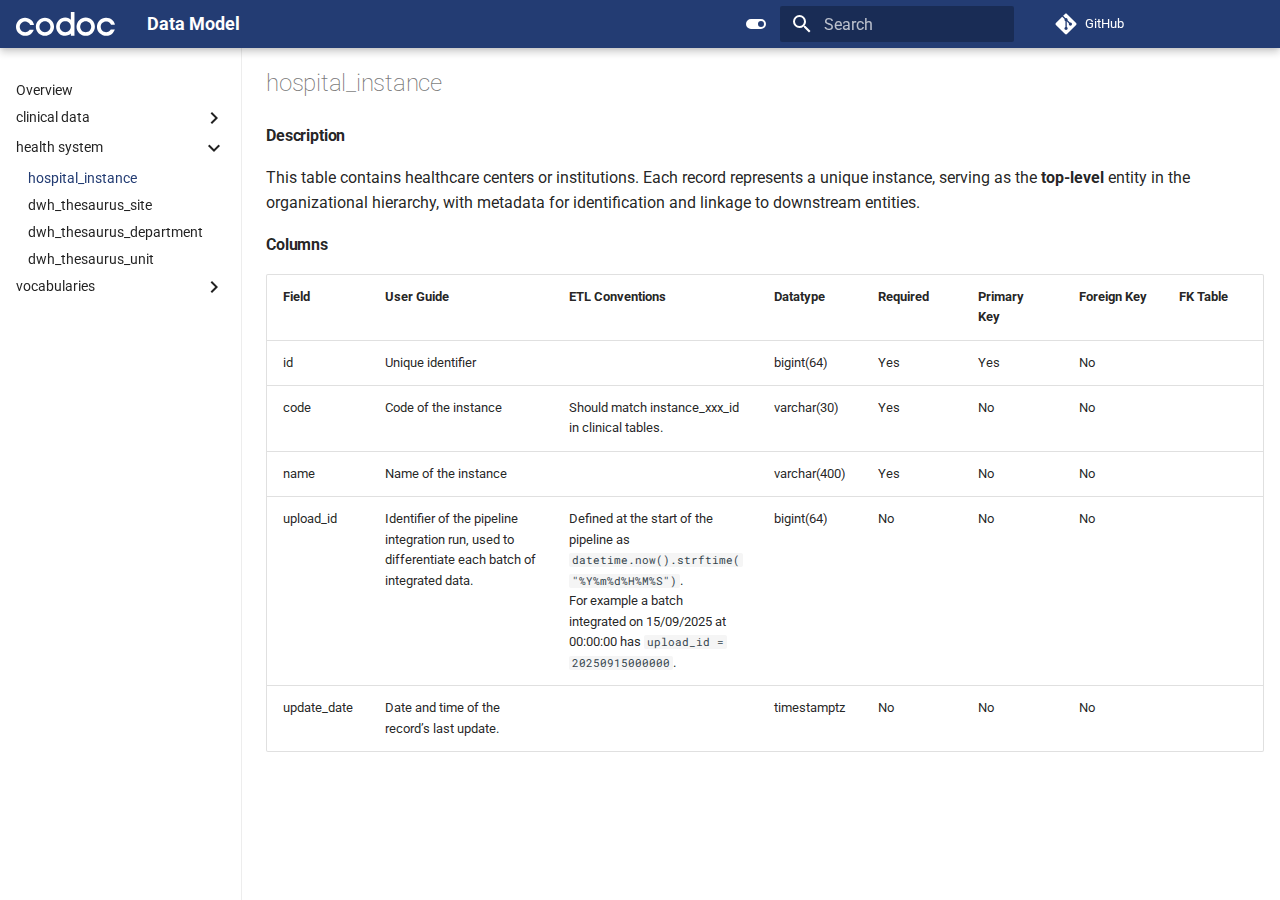
<file: tables/health_system/hospital_instance/index.html>
<!doctype html>
<html lang="en" class="no-js">
  <head>
    
      <meta charset="utf-8">
      <meta name="viewport" content="width=device-width,initial-scale=1">
      
      
      
        <link rel="canonical" href="https://codoc-os.github.io/codoc-data-model-docs/tables/health_system/hospital_instance/">
      
      
        <link rel="prev" href="../../clinical_data/dwh_document/">
      
      
        <link rel="next" href="../dwh_thesaurus_site/">
      
      
      <link rel="icon" href="../../../assets/favicon.png">
      <meta name="generator" content="mkdocs-1.6.1, mkdocs-material-9.6.20">
    
    
      
        <title>hospital_instance - Data Model</title>
      
    
    
      <link rel="stylesheet" href="../../../assets/stylesheets/main.e53b48f4.min.css">
      
        
        <link rel="stylesheet" href="../../../assets/stylesheets/palette.06af60db.min.css">
      
      


    
    
      
    
    
      
        
        
        <link rel="preconnect" href="https://fonts.gstatic.com" crossorigin>
        <link rel="stylesheet" href="https://fonts.googleapis.com/css?family=Roboto:300,300i,400,400i,700,700i%7CRoboto+Mono:400,400i,700,700i&display=fallback">
        <style>:root{--md-text-font:"Roboto";--md-code-font:"Roboto Mono"}</style>
      
    
    
      <link rel="stylesheet" href="../../../stylesheets/color.css">
    
    <script>__md_scope=new URL("../../..",location),__md_hash=e=>[...e].reduce(((e,_)=>(e<<5)-e+_.charCodeAt(0)),0),__md_get=(e,_=localStorage,t=__md_scope)=>JSON.parse(_.getItem(t.pathname+"."+e)),__md_set=(e,_,t=localStorage,a=__md_scope)=>{try{t.setItem(a.pathname+"."+e,JSON.stringify(_))}catch(e){}}</script>
    
      

    
    
    
  </head>
  
  
    
    
      
    
    
    
    
    <body dir="ltr" data-md-color-scheme="default" data-md-color-primary="custom" data-md-color-accent="custom">
  
    
    <input class="md-toggle" data-md-toggle="drawer" type="checkbox" id="__drawer" autocomplete="off">
    <input class="md-toggle" data-md-toggle="search" type="checkbox" id="__search" autocomplete="off">
    <label class="md-overlay" for="__drawer"></label>
    <div data-md-component="skip">
      
    </div>
    <div data-md-component="announce">
      
    </div>
    
    
      

  

<header class="md-header md-header--shadow" data-md-component="header">
  <nav class="md-header__inner md-grid" aria-label="Header">
    <a href="../../.." title="Data Model" class="md-header__button md-logo" aria-label="Data Model" data-md-component="logo">
      
  <img src="../../../assets/logo.svg" alt="logo">

    </a>
    <label class="md-header__button md-icon" for="__drawer">
      
      <svg xmlns="http://www.w3.org/2000/svg" viewBox="0 0 24 24"><path d="M3 6h18v2H3zm0 5h18v2H3zm0 5h18v2H3z"/></svg>
    </label>
    <div class="md-header__title" data-md-component="header-title">
      <div class="md-header__ellipsis">
        <div class="md-header__topic">
          <span class="md-ellipsis">
            Data Model
          </span>
        </div>
        <div class="md-header__topic" data-md-component="header-topic">
          <span class="md-ellipsis">
            
              hospital_instance
            
          </span>
        </div>
      </div>
    </div>
    
      
        <form class="md-header__option" data-md-component="palette">
  
    
    
    
    <input class="md-option" data-md-color-media="(prefers-color-scheme: light)" data-md-color-scheme="default" data-md-color-primary="custom" data-md-color-accent="custom"  aria-label="Switch to dark mode"  type="radio" name="__palette" id="__palette_0">
    
      <label class="md-header__button md-icon" title="Switch to dark mode" for="__palette_1" hidden>
        <svg xmlns="http://www.w3.org/2000/svg" viewBox="0 0 24 24"><path d="M17 7H7a5 5 0 0 0-5 5 5 5 0 0 0 5 5h10a5 5 0 0 0 5-5 5 5 0 0 0-5-5m0 8a3 3 0 0 1-3-3 3 3 0 0 1 3-3 3 3 0 0 1 3 3 3 3 0 0 1-3 3"/></svg>
      </label>
    
  
    
    
    
    <input class="md-option" data-md-color-media="(prefers-color-scheme: dark)" data-md-color-scheme="slate" data-md-color-primary="black" data-md-color-accent="blue"  aria-label="Switch to system preference"  type="radio" name="__palette" id="__palette_1">
    
      <label class="md-header__button md-icon" title="Switch to system preference" for="__palette_0" hidden>
        <svg xmlns="http://www.w3.org/2000/svg" viewBox="0 0 24 24"><path d="M17 7H7a5 5 0 0 0-5 5 5 5 0 0 0 5 5h10a5 5 0 0 0 5-5 5 5 0 0 0-5-5M7 15a3 3 0 0 1-3-3 3 3 0 0 1 3-3 3 3 0 0 1 3 3 3 3 0 0 1-3 3"/></svg>
      </label>
    
  
</form>
      
    
    
      <script>var palette=__md_get("__palette");if(palette&&palette.color){if("(prefers-color-scheme)"===palette.color.media){var media=matchMedia("(prefers-color-scheme: light)"),input=document.querySelector(media.matches?"[data-md-color-media='(prefers-color-scheme: light)']":"[data-md-color-media='(prefers-color-scheme: dark)']");palette.color.media=input.getAttribute("data-md-color-media"),palette.color.scheme=input.getAttribute("data-md-color-scheme"),palette.color.primary=input.getAttribute("data-md-color-primary"),palette.color.accent=input.getAttribute("data-md-color-accent")}for(var[key,value]of Object.entries(palette.color))document.body.setAttribute("data-md-color-"+key,value)}</script>
    
    
    
      
      
        <label class="md-header__button md-icon" for="__search">
          
          <svg xmlns="http://www.w3.org/2000/svg" viewBox="0 0 24 24"><path d="M9.5 3A6.5 6.5 0 0 1 16 9.5c0 1.61-.59 3.09-1.56 4.23l.27.27h.79l5 5-1.5 1.5-5-5v-.79l-.27-.27A6.52 6.52 0 0 1 9.5 16 6.5 6.5 0 0 1 3 9.5 6.5 6.5 0 0 1 9.5 3m0 2C7 5 5 7 5 9.5S7 14 9.5 14 14 12 14 9.5 12 5 9.5 5"/></svg>
        </label>
        <div class="md-search" data-md-component="search" role="dialog">
  <label class="md-search__overlay" for="__search"></label>
  <div class="md-search__inner" role="search">
    <form class="md-search__form" name="search">
      <input type="text" class="md-search__input" name="query" aria-label="Search" placeholder="Search" autocapitalize="off" autocorrect="off" autocomplete="off" spellcheck="false" data-md-component="search-query" required>
      <label class="md-search__icon md-icon" for="__search">
        
        <svg xmlns="http://www.w3.org/2000/svg" viewBox="0 0 24 24"><path d="M9.5 3A6.5 6.5 0 0 1 16 9.5c0 1.61-.59 3.09-1.56 4.23l.27.27h.79l5 5-1.5 1.5-5-5v-.79l-.27-.27A6.52 6.52 0 0 1 9.5 16 6.5 6.5 0 0 1 3 9.5 6.5 6.5 0 0 1 9.5 3m0 2C7 5 5 7 5 9.5S7 14 9.5 14 14 12 14 9.5 12 5 9.5 5"/></svg>
        
        <svg xmlns="http://www.w3.org/2000/svg" viewBox="0 0 24 24"><path d="M20 11v2H8l5.5 5.5-1.42 1.42L4.16 12l7.92-7.92L13.5 5.5 8 11z"/></svg>
      </label>
      <nav class="md-search__options" aria-label="Search">
        
        <button type="reset" class="md-search__icon md-icon" title="Clear" aria-label="Clear" tabindex="-1">
          
          <svg xmlns="http://www.w3.org/2000/svg" viewBox="0 0 24 24"><path d="M19 6.41 17.59 5 12 10.59 6.41 5 5 6.41 10.59 12 5 17.59 6.41 19 12 13.41 17.59 19 19 17.59 13.41 12z"/></svg>
        </button>
      </nav>
      
        <div class="md-search__suggest" data-md-component="search-suggest"></div>
      
    </form>
    <div class="md-search__output">
      <div class="md-search__scrollwrap" tabindex="0" data-md-scrollfix>
        <div class="md-search-result" data-md-component="search-result">
          <div class="md-search-result__meta">
            Initializing search
          </div>
          <ol class="md-search-result__list" role="presentation"></ol>
        </div>
      </div>
    </div>
  </div>
</div>
      
    
    
      <div class="md-header__source">
        <a href="https://github.com/codoc-os/codoc-data-model-docs" title="Go to repository" class="md-source" data-md-component="source">
  <div class="md-source__icon md-icon">
    
    <svg xmlns="http://www.w3.org/2000/svg" viewBox="0 0 448 512"><!--! Font Awesome Free 7.0.0 by @fontawesome - https://fontawesome.com License - https://fontawesome.com/license/free (Icons: CC BY 4.0, Fonts: SIL OFL 1.1, Code: MIT License) Copyright 2025 Fonticons, Inc.--><path d="M439.6 236.1 244 40.5c-5.4-5.5-12.8-8.5-20.4-8.5s-15 3-20.4 8.4L162.5 81l51.5 51.5c27.1-9.1 52.7 16.8 43.4 43.7l49.7 49.7c34.2-11.8 61.2 31 35.5 56.7-26.5 26.5-70.2-2.9-56-37.3L240.3 199v121.9c25.3 12.5 22.3 41.8 9.1 55-6.4 6.4-15.2 10.1-24.3 10.1s-17.8-3.6-24.3-10.1c-17.6-17.6-11.1-46.9 11.2-56v-123c-20.8-8.5-24.6-30.7-18.6-45L142.6 101 8.5 235.1C3 240.6 0 247.9 0 255.5s3 15 8.5 20.4l195.6 195.7c5.4 5.4 12.7 8.4 20.4 8.4s15-3 20.4-8.4l194.7-194.7c5.4-5.4 8.4-12.8 8.4-20.4s-3-15-8.4-20.4"/></svg>
  </div>
  <div class="md-source__repository">
    GitHub
  </div>
</a>
      </div>
    
  </nav>
  
</header>
    
    <div class="md-container" data-md-component="container">
      
      
        
          
        
      
      <main class="md-main" data-md-component="main">
        <div class="md-main__inner md-grid">
          
            
              
              <div class="md-sidebar md-sidebar--primary" data-md-component="sidebar" data-md-type="navigation" >
                <div class="md-sidebar__scrollwrap">
                  <div class="md-sidebar__inner">
                    



  

<nav class="md-nav md-nav--primary md-nav--integrated" aria-label="Navigation" data-md-level="0">
  <label class="md-nav__title" for="__drawer">
    <a href="../../.." title="Data Model" class="md-nav__button md-logo" aria-label="Data Model" data-md-component="logo">
      
  <img src="../../../assets/logo.svg" alt="logo">

    </a>
    Data Model
  </label>
  
    <div class="md-nav__source">
      <a href="https://github.com/codoc-os/codoc-data-model-docs" title="Go to repository" class="md-source" data-md-component="source">
  <div class="md-source__icon md-icon">
    
    <svg xmlns="http://www.w3.org/2000/svg" viewBox="0 0 448 512"><!--! Font Awesome Free 7.0.0 by @fontawesome - https://fontawesome.com License - https://fontawesome.com/license/free (Icons: CC BY 4.0, Fonts: SIL OFL 1.1, Code: MIT License) Copyright 2025 Fonticons, Inc.--><path d="M439.6 236.1 244 40.5c-5.4-5.5-12.8-8.5-20.4-8.5s-15 3-20.4 8.4L162.5 81l51.5 51.5c27.1-9.1 52.7 16.8 43.4 43.7l49.7 49.7c34.2-11.8 61.2 31 35.5 56.7-26.5 26.5-70.2-2.9-56-37.3L240.3 199v121.9c25.3 12.5 22.3 41.8 9.1 55-6.4 6.4-15.2 10.1-24.3 10.1s-17.8-3.6-24.3-10.1c-17.6-17.6-11.1-46.9 11.2-56v-123c-20.8-8.5-24.6-30.7-18.6-45L142.6 101 8.5 235.1C3 240.6 0 247.9 0 255.5s3 15 8.5 20.4l195.6 195.7c5.4 5.4 12.7 8.4 20.4 8.4s15-3 20.4-8.4l194.7-194.7c5.4-5.4 8.4-12.8 8.4-20.4s-3-15-8.4-20.4"/></svg>
  </div>
  <div class="md-source__repository">
    GitHub
  </div>
</a>
    </div>
  
  <ul class="md-nav__list" data-md-scrollfix>
    
      
      
  
  
  
  
    <li class="md-nav__item">
      <a href="../../.." class="md-nav__link">
        
  
  
  <span class="md-ellipsis">
    Overview
    
  </span>
  

      </a>
    </li>
  

    
      
      
  
  
  
  
    
    
    
    
    
    <li class="md-nav__item md-nav__item--nested">
      
        
        
        <input class="md-nav__toggle md-toggle " type="checkbox" id="__nav_2" >
        
          
          <label class="md-nav__link" for="__nav_2" id="__nav_2_label" tabindex="0">
            
  
  
  <span class="md-ellipsis">
    clinical data
    
  </span>
  

            <span class="md-nav__icon md-icon"></span>
          </label>
        
        <nav class="md-nav" data-md-level="1" aria-labelledby="__nav_2_label" aria-expanded="false">
          <label class="md-nav__title" for="__nav_2">
            <span class="md-nav__icon md-icon"></span>
            clinical data
          </label>
          <ul class="md-nav__list" data-md-scrollfix>
            
              
                
  
  
  
  
    <li class="md-nav__item">
      <a href="../../clinical_data/dwh_patient/" class="md-nav__link">
        
  
  
  <span class="md-ellipsis">
    dwh_patient
    
  </span>
  

      </a>
    </li>
  

              
            
              
                
  
  
  
  
    <li class="md-nav__item">
      <a href="../../clinical_data/dwh_patient_ipphist/" class="md-nav__link">
        
  
  
  <span class="md-ellipsis">
    dwh_patient_ipphist
    
  </span>
  

      </a>
    </li>
  

              
            
              
                
  
  
  
  
    <li class="md-nav__item">
      <a href="../../clinical_data/dwh_patient_stay/" class="md-nav__link">
        
  
  
  <span class="md-ellipsis">
    dwh_patient_stay
    
  </span>
  

      </a>
    </li>
  

              
            
              
                
  
  
  
  
    <li class="md-nav__item">
      <a href="../../clinical_data/dwh_patient_mvt/" class="md-nav__link">
        
  
  
  <span class="md-ellipsis">
    dwh_patient_mvt
    
  </span>
  

      </a>
    </li>
  

              
            
              
                
  
  
  
  
    <li class="md-nav__item">
      <a href="../../clinical_data/dwh_data/" class="md-nav__link">
        
  
  
  <span class="md-ellipsis">
    dwh_data
    
  </span>
  

      </a>
    </li>
  

              
            
              
                
  
  
  
  
    <li class="md-nav__item">
      <a href="../../clinical_data/dwh_document/" class="md-nav__link">
        
  
  
  <span class="md-ellipsis">
    dwh_document
    
  </span>
  

      </a>
    </li>
  

              
            
          </ul>
        </nav>
      
    </li>
  

    
      
      
  
  
    
  
  
  
    
    
    
    
    
    <li class="md-nav__item md-nav__item--active md-nav__item--nested">
      
        
        
        <input class="md-nav__toggle md-toggle " type="checkbox" id="__nav_3" checked>
        
          
          <label class="md-nav__link" for="__nav_3" id="__nav_3_label" tabindex="0">
            
  
  
  <span class="md-ellipsis">
    health system
    
  </span>
  

            <span class="md-nav__icon md-icon"></span>
          </label>
        
        <nav class="md-nav" data-md-level="1" aria-labelledby="__nav_3_label" aria-expanded="true">
          <label class="md-nav__title" for="__nav_3">
            <span class="md-nav__icon md-icon"></span>
            health system
          </label>
          <ul class="md-nav__list" data-md-scrollfix>
            
              
                
  
  
    
  
  
  
    <li class="md-nav__item md-nav__item--active">
      
      <input class="md-nav__toggle md-toggle" type="checkbox" id="__toc">
      
      
      
      <a href="./" class="md-nav__link md-nav__link--active">
        
  
  
  <span class="md-ellipsis">
    hospital_instance
    
  </span>
  

      </a>
      
    </li>
  

              
            
              
                
  
  
  
  
    <li class="md-nav__item">
      <a href="../dwh_thesaurus_site/" class="md-nav__link">
        
  
  
  <span class="md-ellipsis">
    dwh_thesaurus_site
    
  </span>
  

      </a>
    </li>
  

              
            
              
                
  
  
  
  
    <li class="md-nav__item">
      <a href="../dwh_thesaurus_department/" class="md-nav__link">
        
  
  
  <span class="md-ellipsis">
    dwh_thesaurus_department
    
  </span>
  

      </a>
    </li>
  

              
            
              
                
  
  
  
  
    <li class="md-nav__item">
      <a href="../dwh_thesaurus_unit/" class="md-nav__link">
        
  
  
  <span class="md-ellipsis">
    dwh_thesaurus_unit
    
  </span>
  

      </a>
    </li>
  

              
            
          </ul>
        </nav>
      
    </li>
  

    
      
      
  
  
  
  
    
    
    
    
    
    <li class="md-nav__item md-nav__item--nested">
      
        
        
        <input class="md-nav__toggle md-toggle " type="checkbox" id="__nav_4" >
        
          
          <label class="md-nav__link" for="__nav_4" id="__nav_4_label" tabindex="0">
            
  
  
  <span class="md-ellipsis">
    vocabularies
    
  </span>
  

            <span class="md-nav__icon md-icon"></span>
          </label>
        
        <nav class="md-nav" data-md-level="1" aria-labelledby="__nav_4_label" aria-expanded="false">
          <label class="md-nav__title" for="__nav_4">
            <span class="md-nav__icon md-icon"></span>
            vocabularies
          </label>
          <ul class="md-nav__list" data-md-scrollfix>
            
              
                
  
  
  
  
    <li class="md-nav__item">
      <a href="../../vocabularies/dwh_thesaurus_data/" class="md-nav__link">
        
  
  
  <span class="md-ellipsis">
    dwh_thesaurus_data
    
  </span>
  

      </a>
    </li>
  

              
            
          </ul>
        </nav>
      
    </li>
  

    
  </ul>
</nav>
                  </div>
                </div>
              </div>
            
            
          
          
            <div class="md-content" data-md-component="content">
              <article class="md-content__inner md-typeset">
                
                  


  
  


  <h1>hospital_instance</h1>

<h4 id="description">Description<a class="headerlink" href="#description" title="Permanent link">&para;</a></h4>
<p>This table contains healthcare centers or institutions. Each record represents a unique instance, 
serving as the <strong>top-level</strong> entity in the organizational hierarchy, with metadata for identification and linkage to downstream entities.</p>
<h4 id="columns">Columns<a class="headerlink" href="#columns" title="Permanent link">&para;</a></h4>
<table>
<thead>
<tr>
<th style="text-align: left;">Field</th>
<th style="text-align: left;">User Guide</th>
<th style="text-align: left;">ETL Conventions</th>
<th style="text-align: left;">Datatype</th>
<th style="text-align: left;">Required</th>
<th style="text-align: left;">Primary Key</th>
<th style="text-align: left;">Foreign Key</th>
<th style="text-align: left;">FK Table</th>
</tr>
</thead>
<tbody>
<tr>
<td style="text-align: left;">id</td>
<td style="text-align: left;">Unique identifier</td>
<td style="text-align: left;"></td>
<td style="text-align: left;">bigint(64)</td>
<td style="text-align: left;">Yes</td>
<td style="text-align: left;">Yes</td>
<td style="text-align: left;">No</td>
<td style="text-align: left;"></td>
</tr>
<tr>
<td style="text-align: left;">code</td>
<td style="text-align: left;">Code of the instance</td>
<td style="text-align: left;">Should match instance_xxx_id in clinical tables.</td>
<td style="text-align: left;">varchar(30)</td>
<td style="text-align: left;">Yes</td>
<td style="text-align: left;">No</td>
<td style="text-align: left;">No</td>
<td style="text-align: left;"></td>
</tr>
<tr>
<td style="text-align: left;">name</td>
<td style="text-align: left;">Name of the instance</td>
<td style="text-align: left;"></td>
<td style="text-align: left;">varchar(400)</td>
<td style="text-align: left;">Yes</td>
<td style="text-align: left;">No</td>
<td style="text-align: left;">No</td>
<td style="text-align: left;"></td>
</tr>
<tr>
<td style="text-align: left;">upload_id</td>
<td style="text-align: left;">Identifier of the pipeline integration run, used to differentiate each batch of integrated data.</td>
<td style="text-align: left;">Defined at the start of the pipeline as <code>datetime.now().strftime("%Y%m%d%H%M%S")</code>. <br> For example a batch integrated on 15/09/2025 at 00:00:00 has <code>upload_id = 20250915000000</code>.</td>
<td style="text-align: left;">bigint(64)</td>
<td style="text-align: left;">No</td>
<td style="text-align: left;">No</td>
<td style="text-align: left;">No</td>
<td style="text-align: left;"></td>
</tr>
<tr>
<td style="text-align: left;">update_date</td>
<td style="text-align: left;">Date and time of the record’s last update.</td>
<td style="text-align: left;"></td>
<td style="text-align: left;">timestamptz</td>
<td style="text-align: left;">No</td>
<td style="text-align: left;">No</td>
<td style="text-align: left;">No</td>
<td style="text-align: left;"></td>
</tr>
</tbody>
</table>












                
              </article>
            </div>
          
          
<script>var target=document.getElementById(location.hash.slice(1));target&&target.name&&(target.checked=target.name.startsWith("__tabbed_"))</script>
        </div>
        
      </main>
      
        <footer class="md-footer">
</footer>
      
    </div>
    <div class="md-dialog" data-md-component="dialog">
      <div class="md-dialog__inner md-typeset"></div>
    </div>
    
    
    
      
      <script id="__config" type="application/json">{"base": "../../..", "features": ["search.suggest", "content.code.copy", "toc.integrate"], "search": "../../../assets/javascripts/workers/search.973d3a69.min.js", "tags": null, "translations": {"clipboard.copied": "Copied to clipboard", "clipboard.copy": "Copy to clipboard", "search.result.more.one": "1 more on this page", "search.result.more.other": "# more on this page", "search.result.none": "No matching documents", "search.result.one": "1 matching document", "search.result.other": "# matching documents", "search.result.placeholder": "Type to start searching", "search.result.term.missing": "Missing", "select.version": "Select version"}, "version": null}</script>
    
    
      <script src="../../../assets/javascripts/bundle.f55a23d4.min.js"></script>
      
    
  </body>
</html>
</file>
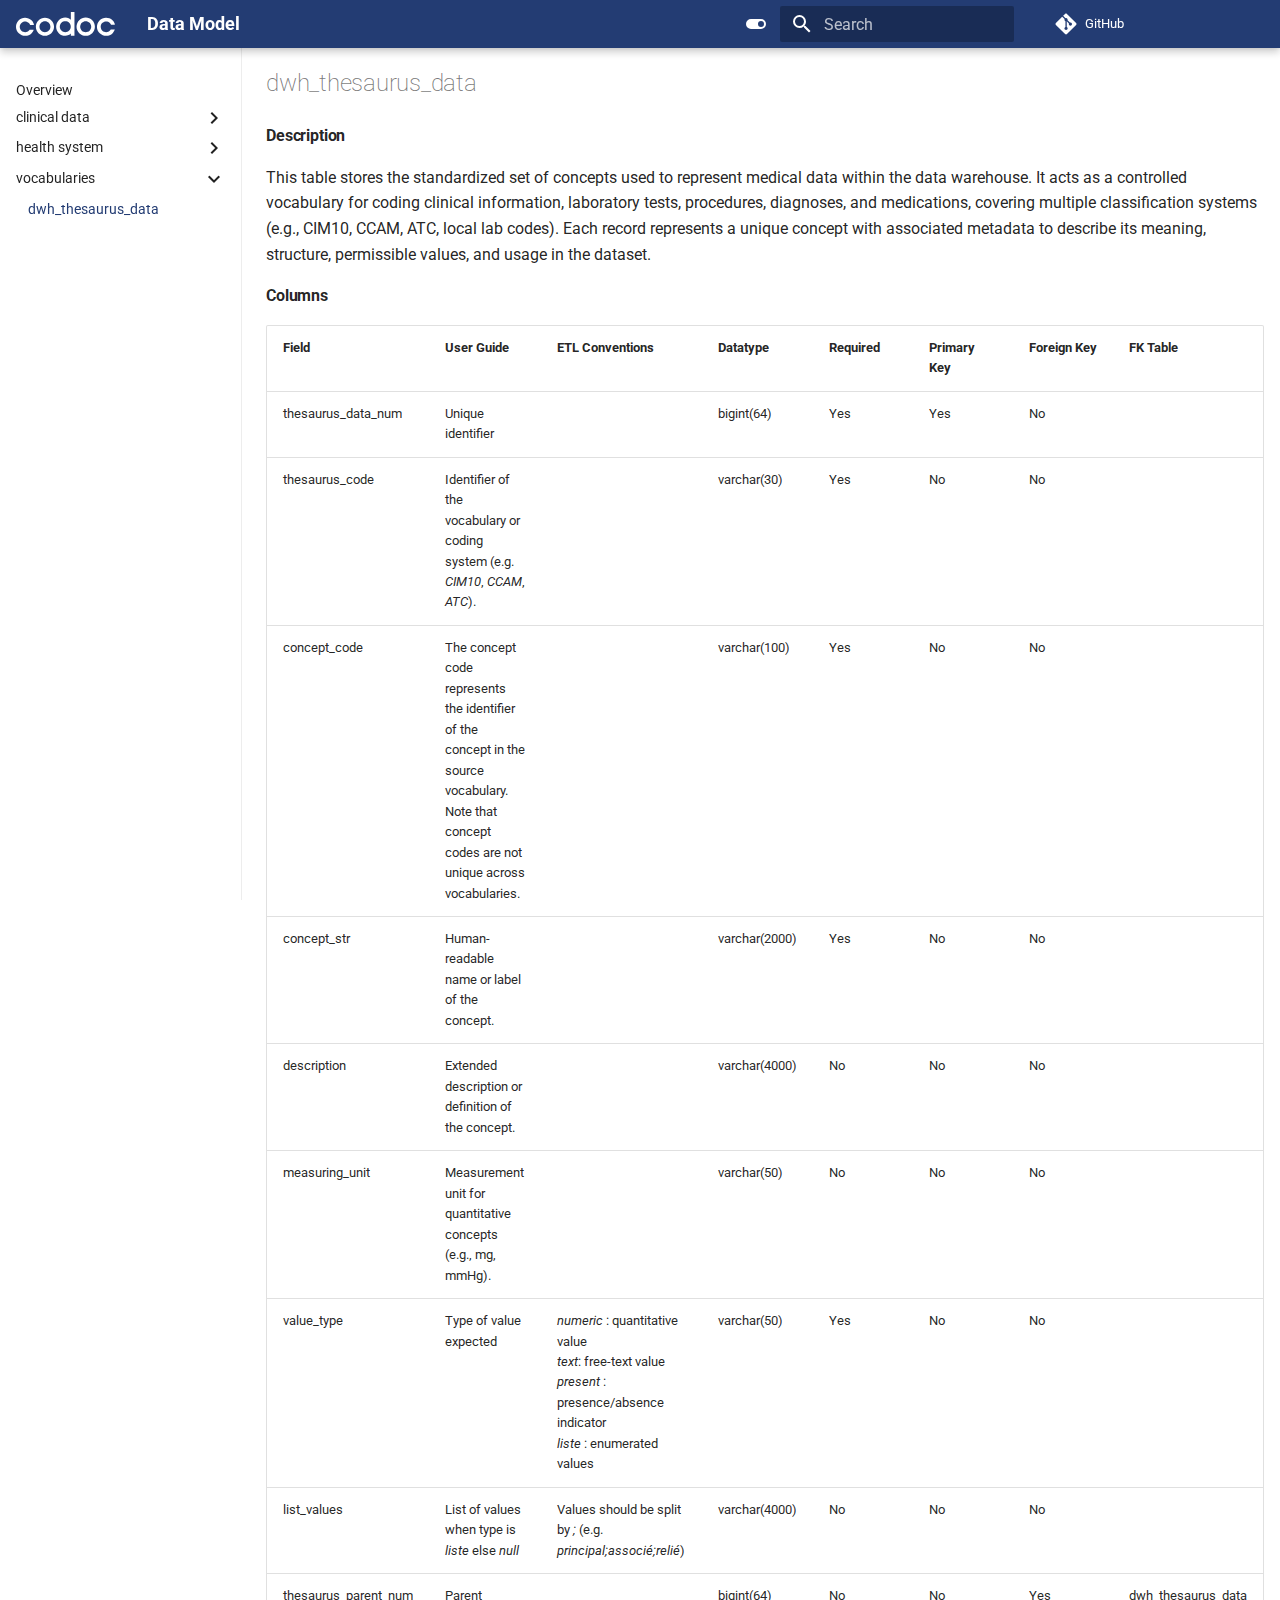
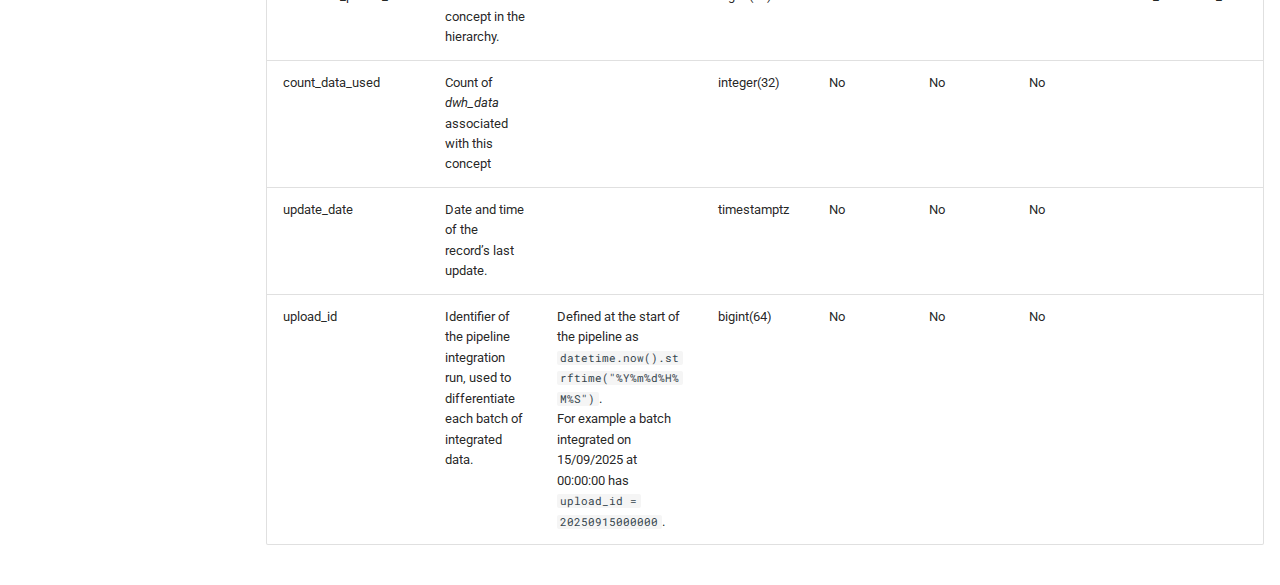
<file: tables/vocabularies/dwh_thesaurus_data/index.html>
<!doctype html>
<html lang="en" class="no-js">
  <head>
    
      <meta charset="utf-8">
      <meta name="viewport" content="width=device-width,initial-scale=1">
      
      
      
        <link rel="canonical" href="https://codoc-os.github.io/codoc-data-model-docs/tables/vocabularies/dwh_thesaurus_data/">
      
      
        <link rel="prev" href="../../health_system/dwh_thesaurus_unit/">
      
      
      
      <link rel="icon" href="../../../assets/favicon.png">
      <meta name="generator" content="mkdocs-1.6.1, mkdocs-material-9.6.20">
    
    
      
        <title>dwh_thesaurus_data - Data Model</title>
      
    
    
      <link rel="stylesheet" href="../../../assets/stylesheets/main.e53b48f4.min.css">
      
        
        <link rel="stylesheet" href="../../../assets/stylesheets/palette.06af60db.min.css">
      
      


    
    
      
    
    
      
        
        
        <link rel="preconnect" href="https://fonts.gstatic.com" crossorigin>
        <link rel="stylesheet" href="https://fonts.googleapis.com/css?family=Roboto:300,300i,400,400i,700,700i%7CRoboto+Mono:400,400i,700,700i&display=fallback">
        <style>:root{--md-text-font:"Roboto";--md-code-font:"Roboto Mono"}</style>
      
    
    
      <link rel="stylesheet" href="../../../stylesheets/color.css">
    
    <script>__md_scope=new URL("../../..",location),__md_hash=e=>[...e].reduce(((e,_)=>(e<<5)-e+_.charCodeAt(0)),0),__md_get=(e,_=localStorage,t=__md_scope)=>JSON.parse(_.getItem(t.pathname+"."+e)),__md_set=(e,_,t=localStorage,a=__md_scope)=>{try{t.setItem(a.pathname+"."+e,JSON.stringify(_))}catch(e){}}</script>
    
      

    
    
    
  </head>
  
  
    
    
      
    
    
    
    
    <body dir="ltr" data-md-color-scheme="default" data-md-color-primary="custom" data-md-color-accent="custom">
  
    
    <input class="md-toggle" data-md-toggle="drawer" type="checkbox" id="__drawer" autocomplete="off">
    <input class="md-toggle" data-md-toggle="search" type="checkbox" id="__search" autocomplete="off">
    <label class="md-overlay" for="__drawer"></label>
    <div data-md-component="skip">
      
    </div>
    <div data-md-component="announce">
      
    </div>
    
    
      

  

<header class="md-header md-header--shadow" data-md-component="header">
  <nav class="md-header__inner md-grid" aria-label="Header">
    <a href="../../.." title="Data Model" class="md-header__button md-logo" aria-label="Data Model" data-md-component="logo">
      
  <img src="../../../assets/logo.svg" alt="logo">

    </a>
    <label class="md-header__button md-icon" for="__drawer">
      
      <svg xmlns="http://www.w3.org/2000/svg" viewBox="0 0 24 24"><path d="M3 6h18v2H3zm0 5h18v2H3zm0 5h18v2H3z"/></svg>
    </label>
    <div class="md-header__title" data-md-component="header-title">
      <div class="md-header__ellipsis">
        <div class="md-header__topic">
          <span class="md-ellipsis">
            Data Model
          </span>
        </div>
        <div class="md-header__topic" data-md-component="header-topic">
          <span class="md-ellipsis">
            
              dwh_thesaurus_data
            
          </span>
        </div>
      </div>
    </div>
    
      
        <form class="md-header__option" data-md-component="palette">
  
    
    
    
    <input class="md-option" data-md-color-media="(prefers-color-scheme: light)" data-md-color-scheme="default" data-md-color-primary="custom" data-md-color-accent="custom"  aria-label="Switch to dark mode"  type="radio" name="__palette" id="__palette_0">
    
      <label class="md-header__button md-icon" title="Switch to dark mode" for="__palette_1" hidden>
        <svg xmlns="http://www.w3.org/2000/svg" viewBox="0 0 24 24"><path d="M17 7H7a5 5 0 0 0-5 5 5 5 0 0 0 5 5h10a5 5 0 0 0 5-5 5 5 0 0 0-5-5m0 8a3 3 0 0 1-3-3 3 3 0 0 1 3-3 3 3 0 0 1 3 3 3 3 0 0 1-3 3"/></svg>
      </label>
    
  
    
    
    
    <input class="md-option" data-md-color-media="(prefers-color-scheme: dark)" data-md-color-scheme="slate" data-md-color-primary="black" data-md-color-accent="blue"  aria-label="Switch to system preference"  type="radio" name="__palette" id="__palette_1">
    
      <label class="md-header__button md-icon" title="Switch to system preference" for="__palette_0" hidden>
        <svg xmlns="http://www.w3.org/2000/svg" viewBox="0 0 24 24"><path d="M17 7H7a5 5 0 0 0-5 5 5 5 0 0 0 5 5h10a5 5 0 0 0 5-5 5 5 0 0 0-5-5M7 15a3 3 0 0 1-3-3 3 3 0 0 1 3-3 3 3 0 0 1 3 3 3 3 0 0 1-3 3"/></svg>
      </label>
    
  
</form>
      
    
    
      <script>var palette=__md_get("__palette");if(palette&&palette.color){if("(prefers-color-scheme)"===palette.color.media){var media=matchMedia("(prefers-color-scheme: light)"),input=document.querySelector(media.matches?"[data-md-color-media='(prefers-color-scheme: light)']":"[data-md-color-media='(prefers-color-scheme: dark)']");palette.color.media=input.getAttribute("data-md-color-media"),palette.color.scheme=input.getAttribute("data-md-color-scheme"),palette.color.primary=input.getAttribute("data-md-color-primary"),palette.color.accent=input.getAttribute("data-md-color-accent")}for(var[key,value]of Object.entries(palette.color))document.body.setAttribute("data-md-color-"+key,value)}</script>
    
    
    
      
      
        <label class="md-header__button md-icon" for="__search">
          
          <svg xmlns="http://www.w3.org/2000/svg" viewBox="0 0 24 24"><path d="M9.5 3A6.5 6.5 0 0 1 16 9.5c0 1.61-.59 3.09-1.56 4.23l.27.27h.79l5 5-1.5 1.5-5-5v-.79l-.27-.27A6.52 6.52 0 0 1 9.5 16 6.5 6.5 0 0 1 3 9.5 6.5 6.5 0 0 1 9.5 3m0 2C7 5 5 7 5 9.5S7 14 9.5 14 14 12 14 9.5 12 5 9.5 5"/></svg>
        </label>
        <div class="md-search" data-md-component="search" role="dialog">
  <label class="md-search__overlay" for="__search"></label>
  <div class="md-search__inner" role="search">
    <form class="md-search__form" name="search">
      <input type="text" class="md-search__input" name="query" aria-label="Search" placeholder="Search" autocapitalize="off" autocorrect="off" autocomplete="off" spellcheck="false" data-md-component="search-query" required>
      <label class="md-search__icon md-icon" for="__search">
        
        <svg xmlns="http://www.w3.org/2000/svg" viewBox="0 0 24 24"><path d="M9.5 3A6.5 6.5 0 0 1 16 9.5c0 1.61-.59 3.09-1.56 4.23l.27.27h.79l5 5-1.5 1.5-5-5v-.79l-.27-.27A6.52 6.52 0 0 1 9.5 16 6.5 6.5 0 0 1 3 9.5 6.5 6.5 0 0 1 9.5 3m0 2C7 5 5 7 5 9.5S7 14 9.5 14 14 12 14 9.5 12 5 9.5 5"/></svg>
        
        <svg xmlns="http://www.w3.org/2000/svg" viewBox="0 0 24 24"><path d="M20 11v2H8l5.5 5.5-1.42 1.42L4.16 12l7.92-7.92L13.5 5.5 8 11z"/></svg>
      </label>
      <nav class="md-search__options" aria-label="Search">
        
        <button type="reset" class="md-search__icon md-icon" title="Clear" aria-label="Clear" tabindex="-1">
          
          <svg xmlns="http://www.w3.org/2000/svg" viewBox="0 0 24 24"><path d="M19 6.41 17.59 5 12 10.59 6.41 5 5 6.41 10.59 12 5 17.59 6.41 19 12 13.41 17.59 19 19 17.59 13.41 12z"/></svg>
        </button>
      </nav>
      
        <div class="md-search__suggest" data-md-component="search-suggest"></div>
      
    </form>
    <div class="md-search__output">
      <div class="md-search__scrollwrap" tabindex="0" data-md-scrollfix>
        <div class="md-search-result" data-md-component="search-result">
          <div class="md-search-result__meta">
            Initializing search
          </div>
          <ol class="md-search-result__list" role="presentation"></ol>
        </div>
      </div>
    </div>
  </div>
</div>
      
    
    
      <div class="md-header__source">
        <a href="https://github.com/codoc-os/codoc-data-model-docs" title="Go to repository" class="md-source" data-md-component="source">
  <div class="md-source__icon md-icon">
    
    <svg xmlns="http://www.w3.org/2000/svg" viewBox="0 0 448 512"><!--! Font Awesome Free 7.0.0 by @fontawesome - https://fontawesome.com License - https://fontawesome.com/license/free (Icons: CC BY 4.0, Fonts: SIL OFL 1.1, Code: MIT License) Copyright 2025 Fonticons, Inc.--><path d="M439.6 236.1 244 40.5c-5.4-5.5-12.8-8.5-20.4-8.5s-15 3-20.4 8.4L162.5 81l51.5 51.5c27.1-9.1 52.7 16.8 43.4 43.7l49.7 49.7c34.2-11.8 61.2 31 35.5 56.7-26.5 26.5-70.2-2.9-56-37.3L240.3 199v121.9c25.3 12.5 22.3 41.8 9.1 55-6.4 6.4-15.2 10.1-24.3 10.1s-17.8-3.6-24.3-10.1c-17.6-17.6-11.1-46.9 11.2-56v-123c-20.8-8.5-24.6-30.7-18.6-45L142.6 101 8.5 235.1C3 240.6 0 247.9 0 255.5s3 15 8.5 20.4l195.6 195.7c5.4 5.4 12.7 8.4 20.4 8.4s15-3 20.4-8.4l194.7-194.7c5.4-5.4 8.4-12.8 8.4-20.4s-3-15-8.4-20.4"/></svg>
  </div>
  <div class="md-source__repository">
    GitHub
  </div>
</a>
      </div>
    
  </nav>
  
</header>
    
    <div class="md-container" data-md-component="container">
      
      
        
          
        
      
      <main class="md-main" data-md-component="main">
        <div class="md-main__inner md-grid">
          
            
              
              <div class="md-sidebar md-sidebar--primary" data-md-component="sidebar" data-md-type="navigation" >
                <div class="md-sidebar__scrollwrap">
                  <div class="md-sidebar__inner">
                    



  

<nav class="md-nav md-nav--primary md-nav--integrated" aria-label="Navigation" data-md-level="0">
  <label class="md-nav__title" for="__drawer">
    <a href="../../.." title="Data Model" class="md-nav__button md-logo" aria-label="Data Model" data-md-component="logo">
      
  <img src="../../../assets/logo.svg" alt="logo">

    </a>
    Data Model
  </label>
  
    <div class="md-nav__source">
      <a href="https://github.com/codoc-os/codoc-data-model-docs" title="Go to repository" class="md-source" data-md-component="source">
  <div class="md-source__icon md-icon">
    
    <svg xmlns="http://www.w3.org/2000/svg" viewBox="0 0 448 512"><!--! Font Awesome Free 7.0.0 by @fontawesome - https://fontawesome.com License - https://fontawesome.com/license/free (Icons: CC BY 4.0, Fonts: SIL OFL 1.1, Code: MIT License) Copyright 2025 Fonticons, Inc.--><path d="M439.6 236.1 244 40.5c-5.4-5.5-12.8-8.5-20.4-8.5s-15 3-20.4 8.4L162.5 81l51.5 51.5c27.1-9.1 52.7 16.8 43.4 43.7l49.7 49.7c34.2-11.8 61.2 31 35.5 56.7-26.5 26.5-70.2-2.9-56-37.3L240.3 199v121.9c25.3 12.5 22.3 41.8 9.1 55-6.4 6.4-15.2 10.1-24.3 10.1s-17.8-3.6-24.3-10.1c-17.6-17.6-11.1-46.9 11.2-56v-123c-20.8-8.5-24.6-30.7-18.6-45L142.6 101 8.5 235.1C3 240.6 0 247.9 0 255.5s3 15 8.5 20.4l195.6 195.7c5.4 5.4 12.7 8.4 20.4 8.4s15-3 20.4-8.4l194.7-194.7c5.4-5.4 8.4-12.8 8.4-20.4s-3-15-8.4-20.4"/></svg>
  </div>
  <div class="md-source__repository">
    GitHub
  </div>
</a>
    </div>
  
  <ul class="md-nav__list" data-md-scrollfix>
    
      
      
  
  
  
  
    <li class="md-nav__item">
      <a href="../../.." class="md-nav__link">
        
  
  
  <span class="md-ellipsis">
    Overview
    
  </span>
  

      </a>
    </li>
  

    
      
      
  
  
  
  
    
    
    
    
    
    <li class="md-nav__item md-nav__item--nested">
      
        
        
        <input class="md-nav__toggle md-toggle " type="checkbox" id="__nav_2" >
        
          
          <label class="md-nav__link" for="__nav_2" id="__nav_2_label" tabindex="0">
            
  
  
  <span class="md-ellipsis">
    clinical data
    
  </span>
  

            <span class="md-nav__icon md-icon"></span>
          </label>
        
        <nav class="md-nav" data-md-level="1" aria-labelledby="__nav_2_label" aria-expanded="false">
          <label class="md-nav__title" for="__nav_2">
            <span class="md-nav__icon md-icon"></span>
            clinical data
          </label>
          <ul class="md-nav__list" data-md-scrollfix>
            
              
                
  
  
  
  
    <li class="md-nav__item">
      <a href="../../clinical_data/dwh_patient/" class="md-nav__link">
        
  
  
  <span class="md-ellipsis">
    dwh_patient
    
  </span>
  

      </a>
    </li>
  

              
            
              
                
  
  
  
  
    <li class="md-nav__item">
      <a href="../../clinical_data/dwh_patient_ipphist/" class="md-nav__link">
        
  
  
  <span class="md-ellipsis">
    dwh_patient_ipphist
    
  </span>
  

      </a>
    </li>
  

              
            
              
                
  
  
  
  
    <li class="md-nav__item">
      <a href="../../clinical_data/dwh_patient_stay/" class="md-nav__link">
        
  
  
  <span class="md-ellipsis">
    dwh_patient_stay
    
  </span>
  

      </a>
    </li>
  

              
            
              
                
  
  
  
  
    <li class="md-nav__item">
      <a href="../../clinical_data/dwh_patient_mvt/" class="md-nav__link">
        
  
  
  <span class="md-ellipsis">
    dwh_patient_mvt
    
  </span>
  

      </a>
    </li>
  

              
            
              
                
  
  
  
  
    <li class="md-nav__item">
      <a href="../../clinical_data/dwh_data/" class="md-nav__link">
        
  
  
  <span class="md-ellipsis">
    dwh_data
    
  </span>
  

      </a>
    </li>
  

              
            
              
                
  
  
  
  
    <li class="md-nav__item">
      <a href="../../clinical_data/dwh_document/" class="md-nav__link">
        
  
  
  <span class="md-ellipsis">
    dwh_document
    
  </span>
  

      </a>
    </li>
  

              
            
          </ul>
        </nav>
      
    </li>
  

    
      
      
  
  
  
  
    
    
    
    
    
    <li class="md-nav__item md-nav__item--nested">
      
        
        
        <input class="md-nav__toggle md-toggle " type="checkbox" id="__nav_3" >
        
          
          <label class="md-nav__link" for="__nav_3" id="__nav_3_label" tabindex="0">
            
  
  
  <span class="md-ellipsis">
    health system
    
  </span>
  

            <span class="md-nav__icon md-icon"></span>
          </label>
        
        <nav class="md-nav" data-md-level="1" aria-labelledby="__nav_3_label" aria-expanded="false">
          <label class="md-nav__title" for="__nav_3">
            <span class="md-nav__icon md-icon"></span>
            health system
          </label>
          <ul class="md-nav__list" data-md-scrollfix>
            
              
                
  
  
  
  
    <li class="md-nav__item">
      <a href="../../health_system/hospital_instance/" class="md-nav__link">
        
  
  
  <span class="md-ellipsis">
    hospital_instance
    
  </span>
  

      </a>
    </li>
  

              
            
              
                
  
  
  
  
    <li class="md-nav__item">
      <a href="../../health_system/dwh_thesaurus_site/" class="md-nav__link">
        
  
  
  <span class="md-ellipsis">
    dwh_thesaurus_site
    
  </span>
  

      </a>
    </li>
  

              
            
              
                
  
  
  
  
    <li class="md-nav__item">
      <a href="../../health_system/dwh_thesaurus_department/" class="md-nav__link">
        
  
  
  <span class="md-ellipsis">
    dwh_thesaurus_department
    
  </span>
  

      </a>
    </li>
  

              
            
              
                
  
  
  
  
    <li class="md-nav__item">
      <a href="../../health_system/dwh_thesaurus_unit/" class="md-nav__link">
        
  
  
  <span class="md-ellipsis">
    dwh_thesaurus_unit
    
  </span>
  

      </a>
    </li>
  

              
            
          </ul>
        </nav>
      
    </li>
  

    
      
      
  
  
    
  
  
  
    
    
    
    
    
    <li class="md-nav__item md-nav__item--active md-nav__item--nested">
      
        
        
        <input class="md-nav__toggle md-toggle " type="checkbox" id="__nav_4" checked>
        
          
          <label class="md-nav__link" for="__nav_4" id="__nav_4_label" tabindex="0">
            
  
  
  <span class="md-ellipsis">
    vocabularies
    
  </span>
  

            <span class="md-nav__icon md-icon"></span>
          </label>
        
        <nav class="md-nav" data-md-level="1" aria-labelledby="__nav_4_label" aria-expanded="true">
          <label class="md-nav__title" for="__nav_4">
            <span class="md-nav__icon md-icon"></span>
            vocabularies
          </label>
          <ul class="md-nav__list" data-md-scrollfix>
            
              
                
  
  
    
  
  
  
    <li class="md-nav__item md-nav__item--active">
      
      <input class="md-nav__toggle md-toggle" type="checkbox" id="__toc">
      
      
      
      <a href="./" class="md-nav__link md-nav__link--active">
        
  
  
  <span class="md-ellipsis">
    dwh_thesaurus_data
    
  </span>
  

      </a>
      
    </li>
  

              
            
          </ul>
        </nav>
      
    </li>
  

    
  </ul>
</nav>
                  </div>
                </div>
              </div>
            
            
          
          
            <div class="md-content" data-md-component="content">
              <article class="md-content__inner md-typeset">
                
                  


  
  


  <h1>dwh_thesaurus_data</h1>

<h4 id="description">Description<a class="headerlink" href="#description" title="Permanent link">&para;</a></h4>
<p>This table stores the standardized set of concepts used to represent medical data within the data warehouse. 
It acts as a controlled vocabulary for coding clinical information, laboratory tests, procedures, diagnoses, and medications, covering multiple classification systems (e.g., CIM10, CCAM, ATC, local lab codes). 
Each record represents a unique concept with associated metadata to describe its meaning, structure, permissible values, and usage in the dataset.</p>
<h4 id="columns">Columns<a class="headerlink" href="#columns" title="Permanent link">&para;</a></h4>
<table>
<thead>
<tr>
<th style="text-align: left;">Field</th>
<th style="text-align: left;">User Guide</th>
<th style="text-align: left;">ETL Conventions</th>
<th style="text-align: left;">Datatype</th>
<th style="text-align: left;">Required</th>
<th style="text-align: left;">Primary Key</th>
<th style="text-align: left;">Foreign Key</th>
<th style="text-align: left;">FK Table</th>
</tr>
</thead>
<tbody>
<tr>
<td style="text-align: left;">thesaurus_data_num</td>
<td style="text-align: left;">Unique identifier</td>
<td style="text-align: left;"></td>
<td style="text-align: left;">bigint(64)</td>
<td style="text-align: left;">Yes</td>
<td style="text-align: left;">Yes</td>
<td style="text-align: left;">No</td>
<td style="text-align: left;"></td>
</tr>
<tr>
<td style="text-align: left;">thesaurus_code</td>
<td style="text-align: left;">Identifier of the vocabulary or coding system (e.g. <em>CIM10</em>, <em>CCAM</em>, <em>ATC</em>).</td>
<td style="text-align: left;"></td>
<td style="text-align: left;">varchar(30)</td>
<td style="text-align: left;">Yes</td>
<td style="text-align: left;">No</td>
<td style="text-align: left;">No</td>
<td style="text-align: left;"></td>
</tr>
<tr>
<td style="text-align: left;">concept_code</td>
<td style="text-align: left;">The concept code represents the identifier of the concept in the source vocabulary. Note that concept codes are not unique across vocabularies.</td>
<td style="text-align: left;"></td>
<td style="text-align: left;">varchar(100)</td>
<td style="text-align: left;">Yes</td>
<td style="text-align: left;">No</td>
<td style="text-align: left;">No</td>
<td style="text-align: left;"></td>
</tr>
<tr>
<td style="text-align: left;">concept_str</td>
<td style="text-align: left;">Human-readable name or label of the concept.</td>
<td style="text-align: left;"></td>
<td style="text-align: left;">varchar(2000)</td>
<td style="text-align: left;">Yes</td>
<td style="text-align: left;">No</td>
<td style="text-align: left;">No</td>
<td style="text-align: left;"></td>
</tr>
<tr>
<td style="text-align: left;">description</td>
<td style="text-align: left;">Extended description or definition of the concept.</td>
<td style="text-align: left;"></td>
<td style="text-align: left;">varchar(4000)</td>
<td style="text-align: left;">No</td>
<td style="text-align: left;">No</td>
<td style="text-align: left;">No</td>
<td style="text-align: left;"></td>
</tr>
<tr>
<td style="text-align: left;">measuring_unit</td>
<td style="text-align: left;">Measurement unit for quantitative concepts (e.g., mg, mmHg).</td>
<td style="text-align: left;"></td>
<td style="text-align: left;">varchar(50)</td>
<td style="text-align: left;">No</td>
<td style="text-align: left;">No</td>
<td style="text-align: left;">No</td>
<td style="text-align: left;"></td>
</tr>
<tr>
<td style="text-align: left;">value_type</td>
<td style="text-align: left;">Type of value expected</td>
<td style="text-align: left;"><em>numeric</em> : quantitative value <br> <em>text</em>: free-text value <br> <em>present</em> : presence/absence indicator <br> <em>liste</em> : enumerated values</td>
<td style="text-align: left;">varchar(50)</td>
<td style="text-align: left;">Yes</td>
<td style="text-align: left;">No</td>
<td style="text-align: left;">No</td>
<td style="text-align: left;"></td>
</tr>
<tr>
<td style="text-align: left;">list_values</td>
<td style="text-align: left;">List of values when type is <em>liste</em> else <em>null</em></td>
<td style="text-align: left;">Values should be split by <em>;</em> (e.g. <em>principal;associé;relié</em>)</td>
<td style="text-align: left;">varchar(4000)</td>
<td style="text-align: left;">No</td>
<td style="text-align: left;">No</td>
<td style="text-align: left;">No</td>
<td style="text-align: left;"></td>
</tr>
<tr>
<td style="text-align: left;">thesaurus_parent_num</td>
<td style="text-align: left;">Parent concept in the hierarchy.</td>
<td style="text-align: left;"></td>
<td style="text-align: left;">bigint(64)</td>
<td style="text-align: left;">No</td>
<td style="text-align: left;">No</td>
<td style="text-align: left;">Yes</td>
<td style="text-align: left;">dwh_thesaurus_data</td>
</tr>
<tr>
<td style="text-align: left;">count_data_used</td>
<td style="text-align: left;">Count of <em>dwh_data</em> associated with this concept</td>
<td style="text-align: left;"></td>
<td style="text-align: left;">integer(32)</td>
<td style="text-align: left;">No</td>
<td style="text-align: left;">No</td>
<td style="text-align: left;">No</td>
<td style="text-align: left;"></td>
</tr>
<tr>
<td style="text-align: left;">update_date</td>
<td style="text-align: left;">Date and time of the record’s last update.</td>
<td style="text-align: left;"></td>
<td style="text-align: left;">timestamptz</td>
<td style="text-align: left;">No</td>
<td style="text-align: left;">No</td>
<td style="text-align: left;">No</td>
<td style="text-align: left;"></td>
</tr>
<tr>
<td style="text-align: left;">upload_id</td>
<td style="text-align: left;">Identifier of the pipeline integration run, used to differentiate each batch of integrated data.</td>
<td style="text-align: left;">Defined at the start of the pipeline as <code>datetime.now().strftime("%Y%m%d%H%M%S")</code>. <br> For example a batch integrated on 15/09/2025 at 00:00:00 has <code>upload_id = 20250915000000</code>.</td>
<td style="text-align: left;">bigint(64)</td>
<td style="text-align: left;">No</td>
<td style="text-align: left;">No</td>
<td style="text-align: left;">No</td>
<td style="text-align: left;"></td>
</tr>
</tbody>
</table>












                
              </article>
            </div>
          
          
<script>var target=document.getElementById(location.hash.slice(1));target&&target.name&&(target.checked=target.name.startsWith("__tabbed_"))</script>
        </div>
        
      </main>
      
        <footer class="md-footer">
</footer>
      
    </div>
    <div class="md-dialog" data-md-component="dialog">
      <div class="md-dialog__inner md-typeset"></div>
    </div>
    
    
    
      
      <script id="__config" type="application/json">{"base": "../../..", "features": ["search.suggest", "content.code.copy", "toc.integrate"], "search": "../../../assets/javascripts/workers/search.973d3a69.min.js", "tags": null, "translations": {"clipboard.copied": "Copied to clipboard", "clipboard.copy": "Copy to clipboard", "search.result.more.one": "1 more on this page", "search.result.more.other": "# more on this page", "search.result.none": "No matching documents", "search.result.one": "1 matching document", "search.result.other": "# matching documents", "search.result.placeholder": "Type to start searching", "search.result.term.missing": "Missing", "select.version": "Select version"}, "version": null}</script>
    
    
      <script src="../../../assets/javascripts/bundle.f55a23d4.min.js"></script>
      
    
  </body>
</html>
</file>
<file: stylesheets/color.css>
:root {
    --md-primary-fg-color:        #233C73;
    --md-primary-fg-color--light: #1D3260;
    --md-primary-fg-color--dark:  #111E39;
    --md-accent-fg-color: #1D3260;
}

.md-typeset h1 {
    font-size: 1.5em;
    font-weight: 200;
    margin: 0 0 1em;
}

.md-grid {
  max-width: 100%;
}

.md-main__inner {
    margin-top: 0;
}

.md-nav {
    font-size: 16px;
}

@media (min-width: 1200px) {
  .md-main__inner {
    margin-top: 0;
  }
  .md-sidebar {
    height: auto;
  }
  .md-sidebar--primary {
    border-right: 1px solid var(--md-default-fg-color--lightest);
  }
  .md-nav {
    font-size: 14px;
  }
  .md-nav .md-nav__title {
    display: none;
  }
  .md-nav__icon {
    width: 1.2rem;
    height: 1.2rem;
    margin-top: -.1rem;
  }
}
</file>
<file: assets/stylesheets/main.e53b48f4.min.css>
@charset "UTF-8";html{-webkit-text-size-adjust:none;-moz-text-size-adjust:none;text-size-adjust:none;box-sizing:border-box}*,:after,:before{box-sizing:inherit}@media (prefers-reduced-motion){*,:after,:before{transition:none!important}}body{margin:0}a,button,input,label{-webkit-tap-highlight-color:transparent}a{color:inherit;text-decoration:none}hr{border:0;box-sizing:initial;display:block;height:.05rem;overflow:visible;padding:0}small{font-size:80%}sub,sup{line-height:1em}img{border-style:none}table{border-collapse:initial;border-spacing:0}td,th{font-weight:400;vertical-align:top}button{background:#0000;border:0;font-family:inherit;font-size:inherit;margin:0;padding:0}input{border:0;outline:none}:root{--md-primary-fg-color:#4051b5;--md-primary-fg-color--light:#5d6cc0;--md-primary-fg-color--dark:#303fa1;--md-primary-bg-color:#fff;--md-primary-bg-color--light:#ffffffb3;--md-accent-fg-color:#526cfe;--md-accent-fg-color--transparent:#526cfe1a;--md-accent-bg-color:#fff;--md-accent-bg-color--light:#ffffffb3}[data-md-color-scheme=default]{color-scheme:light}[data-md-color-scheme=default] img[src$="#gh-dark-mode-only"],[data-md-color-scheme=default] img[src$="#only-dark"]{display:none}:root,[data-md-color-scheme=default]{--md-hue:225deg;--md-default-fg-color:#000000de;--md-default-fg-color--light:#0000008a;--md-default-fg-color--lighter:#00000052;--md-default-fg-color--lightest:#00000012;--md-default-bg-color:#fff;--md-default-bg-color--light:#ffffffb3;--md-default-bg-color--lighter:#ffffff4d;--md-default-bg-color--lightest:#ffffff1f;--md-code-fg-color:#36464e;--md-code-bg-color:#f5f5f5;--md-code-hl-color:#4287ff;--md-code-hl-color--light:#4287ff1a;--md-code-hl-number-color:#d52a2a;--md-code-hl-special-color:#db1457;--md-code-hl-function-color:#a846b9;--md-code-hl-constant-color:#6e59d9;--md-code-hl-keyword-color:#3f6ec6;--md-code-hl-string-color:#1c7d4d;--md-code-hl-name-color:var(--md-code-fg-color);--md-code-hl-operator-color:var(--md-default-fg-color--light);--md-code-hl-punctuation-color:var(--md-default-fg-color--light);--md-code-hl-comment-color:var(--md-default-fg-color--light);--md-code-hl-generic-color:var(--md-default-fg-color--light);--md-code-hl-variable-color:var(--md-default-fg-color--light);--md-typeset-color:var(--md-default-fg-color);--md-typeset-a-color:var(--md-primary-fg-color);--md-typeset-del-color:#f5503d26;--md-typeset-ins-color:#0bd57026;--md-typeset-kbd-color:#fafafa;--md-typeset-kbd-accent-color:#fff;--md-typeset-kbd-border-color:#b8b8b8;--md-typeset-mark-color:#ffff0080;--md-typeset-table-color:#0000001f;--md-typeset-table-color--light:rgba(0,0,0,.035);--md-admonition-fg-color:var(--md-default-fg-color);--md-admonition-bg-color:var(--md-default-bg-color);--md-warning-fg-color:#000000de;--md-warning-bg-color:#ff9;--md-footer-fg-color:#fff;--md-footer-fg-color--light:#ffffffb3;--md-footer-fg-color--lighter:#ffffff73;--md-footer-bg-color:#000000de;--md-footer-bg-color--dark:#00000052;--md-shadow-z1:0 0.2rem 0.5rem #0000000d,0 0 0.05rem #0000001a;--md-shadow-z2:0 0.2rem 0.5rem #0000001a,0 0 0.05rem #00000040;--md-shadow-z3:0 0.2rem 0.5rem #0003,0 0 0.05rem #00000059}.md-icon svg{fill:currentcolor;display:block;height:1.2rem;width:1.2rem}body{-webkit-font-smoothing:antialiased;-moz-osx-font-smoothing:grayscale;--md-text-font-family:var(--md-text-font,_),-apple-system,BlinkMacSystemFont,Helvetica,Arial,sans-serif;--md-code-font-family:var(--md-code-font,_),SFMono-Regular,Consolas,Menlo,monospace}aside,body,input{font-feature-settings:"kern","liga";color:var(--md-typeset-color);font-family:var(--md-text-font-family)}code,kbd,pre{font-feature-settings:"kern";font-family:var(--md-code-font-family)}:root{--md-typeset-table-sort-icon:url('data:image/svg+xml;charset=utf-8,<svg xmlns="http://www.w3.org/2000/svg" viewBox="0 0 24 24"><path d="m18 21-4-4h3V7h-3l4-4 4 4h-3v10h3M2 19v-2h10v2M2 13v-2h7v2M2 7V5h4v2z"/></svg>');--md-typeset-table-sort-icon--asc:url('data:image/svg+xml;charset=utf-8,<svg xmlns="http://www.w3.org/2000/svg" viewBox="0 0 24 24"><path d="M19 17h3l-4 4-4-4h3V3h2M2 17h10v2H2M6 5v2H2V5m0 6h7v2H2z"/></svg>');--md-typeset-table-sort-icon--desc:url('data:image/svg+xml;charset=utf-8,<svg xmlns="http://www.w3.org/2000/svg" viewBox="0 0 24 24"><path d="M19 7h3l-4-4-4 4h3v14h2M2 17h10v2H2M6 5v2H2V5m0 6h7v2H2z"/></svg>')}.md-typeset{-webkit-print-color-adjust:exact;color-adjust:exact;font-size:.8rem;line-height:1.6;overflow-wrap:break-word}@media print{.md-typeset{font-size:.68rem}}.md-typeset blockquote,.md-typeset dl,.md-typeset figure,.md-typeset ol,.md-typeset pre,.md-typeset ul{margin-bottom:1em;margin-top:1em}.md-typeset h1{color:var(--md-default-fg-color--light);font-size:2em;line-height:1.3;margin:0 0 1.25em}.md-typeset h1,.md-typeset h2{font-weight:300;letter-spacing:-.01em}.md-typeset h2{font-size:1.5625em;line-height:1.4;margin:1.6em 0 .64em}.md-typeset h3{font-size:1.25em;font-weight:400;letter-spacing:-.01em;line-height:1.5;margin:1.6em 0 .8em}.md-typeset h2+h3{margin-top:.8em}.md-typeset h4{font-weight:700;letter-spacing:-.01em;margin:1em 0}.md-typeset h5,.md-typeset h6{color:var(--md-default-fg-color--light);font-size:.8em;font-weight:700;letter-spacing:-.01em;margin:1.25em 0}.md-typeset h5{text-transform:uppercase}.md-typeset h5 code{text-transform:none}.md-typeset hr{border-bottom:.05rem solid var(--md-default-fg-color--lightest);display:flow-root;margin:1.5em 0}.md-typeset a{color:var(--md-typeset-a-color);word-break:break-word}.md-typeset a,.md-typeset a:before{transition:color 125ms}.md-typeset a:focus,.md-typeset a:hover{color:var(--md-accent-fg-color)}.md-typeset a:focus code,.md-typeset a:hover code{background-color:var(--md-accent-fg-color--transparent)}.md-typeset a code{color:currentcolor;transition:background-color 125ms}.md-typeset a.focus-visible{outline-color:var(--md-accent-fg-color);outline-offset:.2rem}.md-typeset code,.md-typeset kbd,.md-typeset pre{color:var(--md-code-fg-color);direction:ltr;font-variant-ligatures:none}@media print{.md-typeset code,.md-typeset kbd,.md-typeset pre{white-space:pre-wrap}}.md-typeset code{background-color:var(--md-code-bg-color);border-radius:.1rem;-webkit-box-decoration-break:clone;box-decoration-break:clone;font-size:.85em;padding:0 .2941176471em;word-break:break-word}.md-typeset code:not(.focus-visible){-webkit-tap-highlight-color:transparent;outline:none}.md-typeset pre{display:flow-root;line-height:1.4;position:relative}.md-typeset pre>code{-webkit-box-decoration-break:slice;box-decoration-break:slice;box-shadow:none;display:block;margin:0;outline-color:var(--md-accent-fg-color);overflow:auto;padding:.7720588235em 1.1764705882em;scrollbar-color:var(--md-default-fg-color--lighter) #0000;scrollbar-width:thin;touch-action:auto;word-break:normal}.md-typeset pre>code:hover{scrollbar-color:var(--md-accent-fg-color) #0000}.md-typeset pre>code::-webkit-scrollbar{height:.2rem;width:.2rem}.md-typeset pre>code::-webkit-scrollbar-thumb{background-color:var(--md-default-fg-color--lighter)}.md-typeset pre>code::-webkit-scrollbar-thumb:hover{background-color:var(--md-accent-fg-color)}.md-typeset kbd{background-color:var(--md-typeset-kbd-color);border-radius:.1rem;box-shadow:0 .1rem 0 .05rem var(--md-typeset-kbd-border-color),0 .1rem 0 var(--md-typeset-kbd-border-color),0 -.1rem .2rem var(--md-typeset-kbd-accent-color) inset;color:var(--md-default-fg-color);display:inline-block;font-size:.75em;padding:0 .6666666667em;vertical-align:text-top;word-break:break-word}.md-typeset mark{background-color:var(--md-typeset-mark-color);-webkit-box-decoration-break:clone;box-decoration-break:clone;color:inherit;word-break:break-word}.md-typeset abbr{border-bottom:.05rem dotted var(--md-default-fg-color--light);cursor:help;text-decoration:none}.md-typeset small{opacity:.75}[dir=ltr] .md-typeset sub,[dir=ltr] .md-typeset sup{margin-left:.078125em}[dir=rtl] .md-typeset sub,[dir=rtl] .md-typeset sup{margin-right:.078125em}[dir=ltr] .md-typeset blockquote{padding-left:.6rem}[dir=rtl] .md-typeset blockquote{padding-right:.6rem}[dir=ltr] .md-typeset blockquote{border-left:.2rem solid var(--md-default-fg-color--lighter)}[dir=rtl] .md-typeset blockquote{border-right:.2rem solid var(--md-default-fg-color--lighter)}.md-typeset blockquote{color:var(--md-default-fg-color--light);margin-left:0;margin-right:0}.md-typeset ul{list-style-type:disc}.md-typeset ul[type]{list-style-type:revert-layer}[dir=ltr] .md-typeset ol,[dir=ltr] .md-typeset ul{margin-left:.625em}[dir=rtl] .md-typeset ol,[dir=rtl] .md-typeset ul{margin-right:.625em}.md-typeset ol,.md-typeset ul{padding:0}.md-typeset ol:not([hidden]),.md-typeset ul:not([hidden]){display:flow-root}.md-typeset ol ol,.md-typeset ul ol{list-style-type:lower-alpha}.md-typeset ol ol ol,.md-typeset ul ol ol{list-style-type:lower-roman}.md-typeset ol ol ol ol,.md-typeset ul ol ol ol{list-style-type:upper-alpha}.md-typeset ol ol ol ol ol,.md-typeset ul ol ol ol ol{list-style-type:upper-roman}.md-typeset ol[type],.md-typeset ul[type]{list-style-type:revert-layer}[dir=ltr] .md-typeset ol li,[dir=ltr] .md-typeset ul li{margin-left:1.25em}[dir=rtl] .md-typeset ol li,[dir=rtl] .md-typeset ul li{margin-right:1.25em}.md-typeset ol li,.md-typeset ul li{margin-bottom:.5em}.md-typeset ol li blockquote,.md-typeset ol li p,.md-typeset ul li blockquote,.md-typeset ul li p{margin:.5em 0}.md-typeset ol li:last-child,.md-typeset ul li:last-child{margin-bottom:0}[dir=ltr] .md-typeset ol li ol,[dir=ltr] .md-typeset ol li ul,[dir=ltr] .md-typeset ul li ol,[dir=ltr] .md-typeset ul li ul{margin-left:.625em}[dir=rtl] .md-typeset ol li ol,[dir=rtl] .md-typeset ol li ul,[dir=rtl] .md-typeset ul li ol,[dir=rtl] .md-typeset ul li ul{margin-right:.625em}.md-typeset ol li ol,.md-typeset ol li ul,.md-typeset ul li ol,.md-typeset ul li ul{margin-bottom:.5em;margin-top:.5em}[dir=ltr] .md-typeset dd{margin-left:1.875em}[dir=rtl] .md-typeset dd{margin-right:1.875em}.md-typeset dd{margin-bottom:1.5em;margin-top:1em}.md-typeset img,.md-typeset svg,.md-typeset video{height:auto;max-width:100%}.md-typeset img[align=left]{margin:1em 1em 1em 0}.md-typeset img[align=right]{margin:1em 0 1em 1em}.md-typeset img[align]:only-child{margin-top:0}.md-typeset figure{display:flow-root;margin:1em auto;max-width:100%;text-align:center;width:-moz-fit-content;width:fit-content}.md-typeset figure img{display:block;margin:0 auto}.md-typeset figcaption{font-style:italic;margin:1em auto;max-width:24rem}.md-typeset iframe{max-width:100%}.md-typeset table:not([class]){background-color:var(--md-default-bg-color);border:.05rem solid var(--md-typeset-table-color);border-radius:.1rem;display:inline-block;font-size:.64rem;max-width:100%;overflow:auto;touch-action:auto}@media print{.md-typeset table:not([class]){display:table}}.md-typeset table:not([class])+*{margin-top:1.5em}.md-typeset table:not([class]) td>:first-child,.md-typeset table:not([class]) th>:first-child{margin-top:0}.md-typeset table:not([class]) td>:last-child,.md-typeset table:not([class]) th>:last-child{margin-bottom:0}.md-typeset table:not([class]) td:not([align]),.md-typeset table:not([class]) th:not([align]){text-align:left}[dir=rtl] .md-typeset table:not([class]) td:not([align]),[dir=rtl] .md-typeset table:not([class]) th:not([align]){text-align:right}.md-typeset table:not([class]) th{font-weight:700;min-width:5rem;padding:.9375em 1.25em;vertical-align:top}.md-typeset table:not([class]) td{border-top:.05rem solid var(--md-typeset-table-color);padding:.9375em 1.25em;vertical-align:top}.md-typeset table:not([class]) tbody tr{transition:background-color 125ms}.md-typeset table:not([class]) tbody tr:hover{background-color:var(--md-typeset-table-color--light);box-shadow:0 .05rem 0 var(--md-default-bg-color) inset}.md-typeset table:not([class]) a{word-break:normal}.md-typeset table th[role=columnheader]{cursor:pointer}[dir=ltr] .md-typeset table th[role=columnheader]:after{margin-left:.5em}[dir=rtl] .md-typeset table th[role=columnheader]:after{margin-right:.5em}.md-typeset table th[role=columnheader]:after{content:"";display:inline-block;height:1.2em;-webkit-mask-image:var(--md-typeset-table-sort-icon);mask-image:var(--md-typeset-table-sort-icon);-webkit-mask-repeat:no-repeat;mask-repeat:no-repeat;-webkit-mask-size:contain;mask-size:contain;transition:background-color 125ms;vertical-align:text-bottom;width:1.2em}.md-typeset table th[role=columnheader]:hover:after{background-color:var(--md-default-fg-color--lighter)}.md-typeset table th[role=columnheader][aria-sort=ascending]:after{background-color:var(--md-default-fg-color--light);-webkit-mask-image:var(--md-typeset-table-sort-icon--asc);mask-image:var(--md-typeset-table-sort-icon--asc)}.md-typeset table th[role=columnheader][aria-sort=descending]:after{background-color:var(--md-default-fg-color--light);-webkit-mask-image:var(--md-typeset-table-sort-icon--desc);mask-image:var(--md-typeset-table-sort-icon--desc)}.md-typeset__scrollwrap{margin:1em -.8rem;overflow-x:auto;touch-action:auto}.md-typeset__table{display:inline-block;margin-bottom:.5em;padding:0 .8rem}@media print{.md-typeset__table{display:block}}html .md-typeset__table table{display:table;margin:0;overflow:hidden;width:100%}@media screen and (max-width:44.984375em){.md-content__inner>pre{margin:1em -.8rem}.md-content__inner>pre code{border-radius:0}}.md-typeset .md-author{border-radius:100%;display:block;flex-shrink:0;height:1.6rem;overflow:hidden;position:relative;transition:color 125ms,transform 125ms;width:1.6rem}.md-typeset .md-author img{display:block}.md-typeset .md-author--more{background:var(--md-default-fg-color--lightest);color:var(--md-default-fg-color--lighter);font-size:.6rem;font-weight:700;line-height:1.6rem;text-align:center}.md-typeset .md-author--long{height:2.4rem;width:2.4rem}.md-typeset a.md-author{transform:scale(1)}.md-typeset a.md-author img{border-radius:100%;filter:grayscale(100%) opacity(75%);transition:filter 125ms}.md-typeset a.md-author:focus,.md-typeset a.md-author:hover{transform:scale(1.1);z-index:1}.md-typeset a.md-author:focus img,.md-typeset a.md-author:hover img{filter:grayscale(0)}.md-banner{background-color:var(--md-footer-bg-color);color:var(--md-footer-fg-color);overflow:auto}@media print{.md-banner{display:none}}.md-banner--warning{background-color:var(--md-warning-bg-color);color:var(--md-warning-fg-color)}.md-banner__inner{font-size:.7rem;margin:.6rem auto;padding:0 .8rem}[dir=ltr] .md-banner__button{float:right}[dir=rtl] .md-banner__button{float:left}.md-banner__button{color:inherit;cursor:pointer;transition:opacity .25s}.no-js .md-banner__button{display:none}.md-banner__button:hover{opacity:.7}html{font-size:125%;height:100%;overflow-x:hidden}@media screen and (min-width:100em){html{font-size:137.5%}}@media screen and (min-width:125em){html{font-size:150%}}body{background-color:var(--md-default-bg-color);display:flex;flex-direction:column;font-size:.5rem;min-height:100%;position:relative;width:100%}@media print{body{display:block}}@media screen and (max-width:59.984375em){body[data-md-scrolllock]{position:fixed}}.md-grid{margin-left:auto;margin-right:auto;max-width:61rem}.md-container{display:flex;flex-direction:column;flex-grow:1}@media print{.md-container{display:block}}.md-main{flex-grow:1}.md-main__inner{display:flex;height:100%;margin-top:1.5rem}.md-ellipsis{overflow:hidden;text-overflow:ellipsis}.md-toggle{display:none}.md-option{height:0;opacity:0;position:absolute;width:0}.md-option:checked+label:not([hidden]){display:block}.md-option.focus-visible+label{outline-color:var(--md-accent-fg-color);outline-style:auto}.md-skip{background-color:var(--md-default-fg-color);border-radius:.1rem;color:var(--md-default-bg-color);font-size:.64rem;margin:.5rem;opacity:0;outline-color:var(--md-accent-fg-color);padding:.3rem .5rem;position:fixed;transform:translateY(.4rem);z-index:-1}.md-skip:focus{opacity:1;transform:translateY(0);transition:transform .25s cubic-bezier(.4,0,.2,1),opacity 175ms 75ms;z-index:10}@page{margin:25mm}:root{--md-clipboard-icon:url('data:image/svg+xml;charset=utf-8,<svg xmlns="http://www.w3.org/2000/svg" viewBox="0 0 24 24"><path d="M19 21H8V7h11m0-2H8a2 2 0 0 0-2 2v14a2 2 0 0 0 2 2h11a2 2 0 0 0 2-2V7a2 2 0 0 0-2-2m-3-4H4a2 2 0 0 0-2 2v14h2V3h12z"/></svg>')}.md-clipboard{border-radius:.1rem;color:var(--md-default-fg-color--lightest);cursor:pointer;height:1.5em;outline-color:var(--md-accent-fg-color);outline-offset:.1rem;position:absolute;right:.5em;top:.5em;transition:color .25s;width:1.5em;z-index:1}@media print{.md-clipboard{display:none}}.md-clipboard:not(.focus-visible){-webkit-tap-highlight-color:transparent;outline:none}:hover>.md-clipboard{color:var(--md-default-fg-color--light)}.md-clipboard:focus,.md-clipboard:hover{color:var(--md-accent-fg-color)}.md-clipboard:after{background-color:currentcolor;content:"";display:block;height:1.125em;margin:0 auto;-webkit-mask-image:var(--md-clipboard-icon);mask-image:var(--md-clipboard-icon);-webkit-mask-position:center;mask-position:center;-webkit-mask-repeat:no-repeat;mask-repeat:no-repeat;-webkit-mask-size:contain;mask-size:contain;width:1.125em}.md-clipboard--inline{cursor:pointer}.md-clipboard--inline code{transition:color .25s,background-color .25s}.md-clipboard--inline:focus code,.md-clipboard--inline:hover code{background-color:var(--md-accent-fg-color--transparent);color:var(--md-accent-fg-color)}.md-typeset .md-code__content{display:grid}@keyframes consent{0%{opacity:0;transform:translateY(100%)}to{opacity:1;transform:translateY(0)}}@keyframes overlay{0%{opacity:0}to{opacity:1}}.md-consent__overlay{animation:overlay .25s both;-webkit-backdrop-filter:blur(.1rem);backdrop-filter:blur(.1rem);background-color:#0000008a;height:100%;opacity:1;position:fixed;top:0;width:100%;z-index:5}.md-consent__inner{animation:consent .5s cubic-bezier(.1,.7,.1,1) both;background-color:var(--md-default-bg-color);border:0;border-radius:.1rem;bottom:0;box-shadow:0 0 .2rem #0000001a,0 .2rem .4rem #0003;max-height:100%;overflow:auto;padding:0;position:fixed;width:100%;z-index:5}.md-consent__form{padding:.8rem}.md-consent__settings{display:none;margin:1em 0}input:checked+.md-consent__settings{display:block}.md-consent__controls{margin-bottom:.8rem}.md-typeset .md-consent__controls .md-button{display:inline}@media screen and (max-width:44.984375em){.md-typeset .md-consent__controls .md-button{display:block;margin-top:.4rem;text-align:center;width:100%}}.md-consent label{cursor:pointer}.md-content{flex-grow:1;min-width:0}.md-content__inner{margin:0 .8rem 1.2rem;padding-top:.6rem}@media screen and (min-width:76.25em){[dir=ltr] .md-sidebar--primary:not([hidden])~.md-content>.md-content__inner{margin-left:1.2rem}[dir=ltr] .md-sidebar--secondary:not([hidden])~.md-content>.md-content__inner,[dir=rtl] .md-sidebar--primary:not([hidden])~.md-content>.md-content__inner{margin-right:1.2rem}[dir=rtl] .md-sidebar--secondary:not([hidden])~.md-content>.md-content__inner{margin-left:1.2rem}}.md-content__inner:before{content:"";display:block;height:.4rem}.md-content__inner>:last-child{margin-bottom:0}[dir=ltr] .md-content__button{float:right}[dir=rtl] .md-content__button{float:left}[dir=ltr] .md-content__button{margin-left:.4rem}[dir=rtl] .md-content__button{margin-right:.4rem}.md-content__button{margin:.4rem 0;padding:0}@media print{.md-content__button{display:none}}.md-typeset .md-content__button{color:var(--md-default-fg-color--lighter)}.md-content__button svg{display:inline;vertical-align:top}[dir=rtl] .md-content__button svg{transform:scaleX(-1)}[dir=ltr] .md-dialog{right:.8rem}[dir=rtl] .md-dialog{left:.8rem}.md-dialog{background-color:var(--md-default-fg-color);border-radius:.1rem;bottom:.8rem;box-shadow:var(--md-shadow-z3);min-width:11.1rem;opacity:0;padding:.4rem .6rem;pointer-events:none;position:fixed;transform:translateY(100%);transition:transform 0ms .4s,opacity .4s;z-index:4}@media print{.md-dialog{display:none}}.md-dialog--active{opacity:1;pointer-events:auto;transform:translateY(0);transition:transform .4s cubic-bezier(.075,.85,.175,1),opacity .4s}.md-dialog__inner{color:var(--md-default-bg-color);font-size:.7rem}.md-feedback{margin:2em 0 1em;text-align:center}.md-feedback fieldset{border:none;margin:0;padding:0}.md-feedback__title{font-weight:700;margin:1em auto}.md-feedback__inner{position:relative}.md-feedback__list{display:flex;flex-wrap:wrap;place-content:baseline center;position:relative}.md-feedback__list:hover .md-icon:not(:disabled){color:var(--md-default-fg-color--lighter)}:disabled .md-feedback__list{min-height:1.8rem}.md-feedback__icon{color:var(--md-default-fg-color--light);cursor:pointer;flex-shrink:0;margin:0 .1rem;transition:color 125ms}.md-feedback__icon:not(:disabled).md-icon:hover{color:var(--md-accent-fg-color)}.md-feedback__icon:disabled{color:var(--md-default-fg-color--lightest);pointer-events:none}.md-feedback__note{opacity:0;position:relative;transform:translateY(.4rem);transition:transform .4s cubic-bezier(.1,.7,.1,1),opacity .15s}.md-feedback__note>*{margin:0 auto;max-width:16rem}:disabled .md-feedback__note{opacity:1;transform:translateY(0)}@media print{.md-feedback{display:none}}.md-footer{background-color:var(--md-footer-bg-color);color:var(--md-footer-fg-color)}@media print{.md-footer{display:none}}.md-footer__inner{justify-content:space-between;overflow:auto;padding:.2rem}.md-footer__inner:not([hidden]){display:flex}.md-footer__link{align-items:end;display:flex;flex-grow:0.01;margin-bottom:.4rem;margin-top:1rem;max-width:100%;outline-color:var(--md-accent-fg-color);overflow:hidden;transition:opacity .25s}.md-footer__link:focus,.md-footer__link:hover{opacity:.7}[dir=rtl] .md-footer__link svg{transform:scaleX(-1)}@media screen and (max-width:44.984375em){.md-footer__link--prev{flex-shrink:0}.md-footer__link--prev .md-footer__title{display:none}}[dir=ltr] .md-footer__link--next{margin-left:auto}[dir=rtl] .md-footer__link--next{margin-right:auto}.md-footer__link--next{text-align:right}[dir=rtl] .md-footer__link--next{text-align:left}.md-footer__title{flex-grow:1;font-size:.9rem;margin-bottom:.7rem;max-width:calc(100% - 2.4rem);padding:0 1rem;white-space:nowrap}.md-footer__button{margin:.2rem;padding:.4rem}.md-footer__direction{font-size:.64rem;opacity:.7}.md-footer-meta{background-color:var(--md-footer-bg-color--dark)}.md-footer-meta__inner{display:flex;flex-wrap:wrap;justify-content:space-between;padding:.2rem}html .md-footer-meta.md-typeset a{color:var(--md-footer-fg-color--light)}html .md-footer-meta.md-typeset a:focus,html .md-footer-meta.md-typeset a:hover{color:var(--md-footer-fg-color)}.md-copyright{color:var(--md-footer-fg-color--lighter);font-size:.64rem;margin:auto .6rem;padding:.4rem 0;width:100%}@media screen and (min-width:45em){.md-copyright{width:auto}}.md-copyright__highlight{color:var(--md-footer-fg-color--light)}.md-social{display:inline-flex;gap:.2rem;margin:0 .4rem;padding:.2rem 0 .6rem}@media screen and (min-width:45em){.md-social{padding:.6rem 0}}.md-social__link{display:inline-block;height:1.6rem;text-align:center;width:1.6rem}.md-social__link:before{line-height:1.9}.md-social__link svg{fill:currentcolor;max-height:.8rem;vertical-align:-25%}.md-typeset .md-button{border:.1rem solid;border-radius:.1rem;color:var(--md-primary-fg-color);cursor:pointer;display:inline-block;font-weight:700;padding:.625em 2em;transition:color 125ms,background-color 125ms,border-color 125ms}.md-typeset .md-button--primary{background-color:var(--md-primary-fg-color);border-color:var(--md-primary-fg-color);color:var(--md-primary-bg-color)}.md-typeset .md-button:focus,.md-typeset .md-button:hover{background-color:var(--md-accent-fg-color);border-color:var(--md-accent-fg-color);color:var(--md-accent-bg-color)}[dir=ltr] .md-typeset .md-input{border-top-left-radius:.1rem}[dir=ltr] .md-typeset .md-input,[dir=rtl] .md-typeset .md-input{border-top-right-radius:.1rem}[dir=rtl] .md-typeset .md-input{border-top-left-radius:.1rem}.md-typeset .md-input{border-bottom:.1rem solid var(--md-default-fg-color--lighter);box-shadow:var(--md-shadow-z1);font-size:.8rem;height:1.8rem;padding:0 .6rem;transition:border .25s,box-shadow .25s}.md-typeset .md-input:focus,.md-typeset .md-input:hover{border-bottom-color:var(--md-accent-fg-color);box-shadow:var(--md-shadow-z2)}.md-typeset .md-input--stretch{width:100%}.md-header{background-color:var(--md-primary-fg-color);box-shadow:0 0 .2rem #0000,0 .2rem .4rem #0000;color:var(--md-primary-bg-color);display:block;left:0;position:sticky;right:0;top:0;z-index:4}@media print{.md-header{display:none}}.md-header[hidden]{transform:translateY(-100%);transition:transform .25s cubic-bezier(.8,0,.6,1),box-shadow .25s}.md-header--shadow{box-shadow:0 0 .2rem #0000001a,0 .2rem .4rem #0003;transition:transform .25s cubic-bezier(.1,.7,.1,1),box-shadow .25s}.md-header__inner{align-items:center;display:flex;padding:0 .2rem}.md-header__button{color:currentcolor;cursor:pointer;margin:.2rem;outline-color:var(--md-accent-fg-color);padding:.4rem;position:relative;transition:opacity .25s;vertical-align:middle;z-index:1}.md-header__button:hover{opacity:.7}.md-header__button:not([hidden]){display:inline-block}.md-header__button:not(.focus-visible){-webkit-tap-highlight-color:transparent;outline:none}.md-header__button.md-logo{margin:.2rem;padding:.4rem}@media screen and (max-width:76.234375em){.md-header__button.md-logo{display:none}}.md-header__button.md-logo img,.md-header__button.md-logo svg{fill:currentcolor;display:block;height:1.2rem;width:auto}@media screen and (min-width:60em){.md-header__button[for=__search]{display:none}}.no-js .md-header__button[for=__search]{display:none}[dir=rtl] .md-header__button[for=__search] svg{transform:scaleX(-1)}@media screen and (min-width:76.25em){.md-header__button[for=__drawer]{display:none}}.md-header__topic{display:flex;max-width:100%;position:absolute;transition:transform .4s cubic-bezier(.1,.7,.1,1),opacity .15s;white-space:nowrap}.md-header__topic+.md-header__topic{opacity:0;pointer-events:none;transform:translateX(1.25rem);transition:transform .4s cubic-bezier(1,.7,.1,.1),opacity .15s;z-index:-1}[dir=rtl] .md-header__topic+.md-header__topic{transform:translateX(-1.25rem)}.md-header__topic:first-child{font-weight:700}[dir=ltr] .md-header__title{margin-left:1rem;margin-right:.4rem}[dir=rtl] .md-header__title{margin-left:.4rem;margin-right:1rem}.md-header__title{flex-grow:1;font-size:.9rem;height:2.4rem;line-height:2.4rem}.md-header__title--active .md-header__topic{opacity:0;pointer-events:none;transform:translateX(-1.25rem);transition:transform .4s cubic-bezier(1,.7,.1,.1),opacity .15s;z-index:-1}[dir=rtl] .md-header__title--active .md-header__topic{transform:translateX(1.25rem)}.md-header__title--active .md-header__topic+.md-header__topic{opacity:1;pointer-events:auto;transform:translateX(0);transition:transform .4s cubic-bezier(.1,.7,.1,1),opacity .15s;z-index:0}.md-header__title>.md-header__ellipsis{height:100%;position:relative;width:100%}.md-header__option{display:flex;flex-shrink:0;max-width:100%;transition:max-width 0ms .25s,opacity .25s .25s;white-space:nowrap}[data-md-toggle=search]:checked~.md-header .md-header__option{max-width:0;opacity:0;transition:max-width 0ms,opacity 0ms}.md-header__option>input{bottom:0}.md-header__source{display:none}@media screen and (min-width:60em){[dir=ltr] .md-header__source{margin-left:1rem}[dir=rtl] .md-header__source{margin-right:1rem}.md-header__source{display:block;max-width:11.7rem;width:11.7rem}}@media screen and (min-width:76.25em){[dir=ltr] .md-header__source{margin-left:1.4rem}[dir=rtl] .md-header__source{margin-right:1.4rem}}.md-meta{color:var(--md-default-fg-color--light);font-size:.7rem;line-height:1.3}.md-meta__list{display:inline-flex;flex-wrap:wrap;list-style:none;margin:0;padding:0}.md-meta__item:not(:last-child):after{content:"·";margin-left:.2rem;margin-right:.2rem}.md-meta__link{color:var(--md-typeset-a-color)}.md-meta__link:focus,.md-meta__link:hover{color:var(--md-accent-fg-color)}.md-draft{background-color:#ff1744;border-radius:.125em;color:#fff;display:inline-block;font-weight:700;padding-left:.5714285714em;padding-right:.5714285714em}:root{--md-nav-icon--prev:url('data:image/svg+xml;charset=utf-8,<svg xmlns="http://www.w3.org/2000/svg" viewBox="0 0 24 24"><path d="M20 11v2H8l5.5 5.5-1.42 1.42L4.16 12l7.92-7.92L13.5 5.5 8 11z"/></svg>');--md-nav-icon--next:url('data:image/svg+xml;charset=utf-8,<svg xmlns="http://www.w3.org/2000/svg" viewBox="0 0 24 24"><path d="M8.59 16.58 13.17 12 8.59 7.41 10 6l6 6-6 6z"/></svg>');--md-toc-icon:url('data:image/svg+xml;charset=utf-8,<svg xmlns="http://www.w3.org/2000/svg" viewBox="0 0 24 24"><path d="M3 9h14V7H3zm0 4h14v-2H3zm0 4h14v-2H3zm16 0h2v-2h-2zm0-10v2h2V7zm0 6h2v-2h-2z"/></svg>')}.md-nav{font-size:.7rem;line-height:1.3}.md-nav__title{color:var(--md-default-fg-color--light);display:block;font-weight:700;overflow:hidden;padding:0 .6rem;text-overflow:ellipsis}.md-nav__title .md-nav__button{display:none}.md-nav__title .md-nav__button img{height:100%;width:auto}.md-nav__title .md-nav__button.md-logo img,.md-nav__title .md-nav__button.md-logo svg{fill:currentcolor;display:block;height:2.4rem;max-width:100%;object-fit:contain;width:auto}.md-nav__list{list-style:none;margin:0;padding:0}.md-nav__link{align-items:flex-start;display:flex;gap:.4rem;margin-top:.625em;scroll-snap-align:start;transition:color 125ms}.md-nav__link--passed{color:var(--md-default-fg-color--light)}.md-nav__item .md-nav__link--active,.md-nav__item .md-nav__link--active code{color:var(--md-typeset-a-color)}.md-nav__link .md-ellipsis{position:relative}[dir=ltr] .md-nav__link .md-icon:last-child{margin-left:auto}[dir=rtl] .md-nav__link .md-icon:last-child{margin-right:auto}.md-nav__link svg{fill:currentcolor;flex-shrink:0;height:1.3em;position:relative}.md-nav__link[for]:focus,.md-nav__link[for]:hover,.md-nav__link[href]:focus,.md-nav__link[href]:hover{color:var(--md-accent-fg-color);cursor:pointer}.md-nav__link.focus-visible{outline-color:var(--md-accent-fg-color);outline-offset:.2rem}.md-nav--primary .md-nav__link[for=__toc]{display:none}.md-nav--primary .md-nav__link[for=__toc] .md-icon:after{background-color:currentcolor;display:block;height:100%;-webkit-mask-image:var(--md-toc-icon);mask-image:var(--md-toc-icon);width:100%}.md-nav--primary .md-nav__link[for=__toc]~.md-nav{display:none}.md-nav__container>.md-nav__link{margin-top:0}.md-nav__container>.md-nav__link:first-child{flex-grow:1;min-width:0}.md-nav__icon{flex-shrink:0}.md-nav__source{display:none}@media screen and (max-width:76.234375em){.md-nav--primary,.md-nav--primary .md-nav{background-color:var(--md-default-bg-color);display:flex;flex-direction:column;height:100%;left:0;position:absolute;right:0;top:0;z-index:1}.md-nav--primary .md-nav__item,.md-nav--primary .md-nav__title{font-size:.8rem;line-height:1.5}.md-nav--primary .md-nav__title{background-color:var(--md-default-fg-color--lightest);color:var(--md-default-fg-color--light);cursor:pointer;height:5.6rem;line-height:2.4rem;padding:3rem .8rem .2rem;position:relative;white-space:nowrap}[dir=ltr] .md-nav--primary .md-nav__title .md-nav__icon{left:.4rem}[dir=rtl] .md-nav--primary .md-nav__title .md-nav__icon{right:.4rem}.md-nav--primary .md-nav__title .md-nav__icon{display:block;height:1.2rem;margin:.2rem;position:absolute;top:.4rem;width:1.2rem}.md-nav--primary .md-nav__title .md-nav__icon:after{background-color:currentcolor;content:"";display:block;height:100%;-webkit-mask-image:var(--md-nav-icon--prev);mask-image:var(--md-nav-icon--prev);-webkit-mask-position:center;mask-position:center;-webkit-mask-repeat:no-repeat;mask-repeat:no-repeat;-webkit-mask-size:contain;mask-size:contain;width:100%}.md-nav--primary .md-nav__title~.md-nav__list{background-color:var(--md-default-bg-color);box-shadow:0 .05rem 0 var(--md-default-fg-color--lightest) inset;overflow-y:auto;scroll-snap-type:y mandatory;touch-action:pan-y}.md-nav--primary .md-nav__title~.md-nav__list>:first-child{border-top:0}.md-nav--primary .md-nav__title[for=__drawer]{background-color:var(--md-primary-fg-color);color:var(--md-primary-bg-color);font-weight:700}.md-nav--primary .md-nav__title .md-logo{display:block;left:.2rem;margin:.2rem;padding:.4rem;position:absolute;right:.2rem;top:.2rem}.md-nav--primary .md-nav__list{flex:1}.md-nav--primary .md-nav__item{border-top:.05rem solid var(--md-default-fg-color--lightest)}.md-nav--primary .md-nav__item--active>.md-nav__link{color:var(--md-typeset-a-color)}.md-nav--primary .md-nav__item--active>.md-nav__link:focus,.md-nav--primary .md-nav__item--active>.md-nav__link:hover{color:var(--md-accent-fg-color)}.md-nav--primary .md-nav__link{margin-top:0;padding:.6rem .8rem}.md-nav--primary .md-nav__link svg{margin-top:.1em}.md-nav--primary .md-nav__link>.md-nav__link{padding:0}[dir=ltr] .md-nav--primary .md-nav__link .md-nav__icon{margin-right:-.2rem}[dir=rtl] .md-nav--primary .md-nav__link .md-nav__icon{margin-left:-.2rem}.md-nav--primary .md-nav__link .md-nav__icon{font-size:1.2rem;height:1.2rem;width:1.2rem}.md-nav--primary .md-nav__link .md-nav__icon:after{background-color:currentcolor;content:"";display:block;height:100%;-webkit-mask-image:var(--md-nav-icon--next);mask-image:var(--md-nav-icon--next);-webkit-mask-position:center;mask-position:center;-webkit-mask-repeat:no-repeat;mask-repeat:no-repeat;-webkit-mask-size:contain;mask-size:contain;width:100%}[dir=rtl] .md-nav--primary .md-nav__icon:after{transform:scale(-1)}.md-nav--primary .md-nav--secondary .md-nav{background-color:initial;position:static}[dir=ltr] .md-nav--primary .md-nav--secondary .md-nav .md-nav__link{padding-left:1.4rem}[dir=rtl] .md-nav--primary .md-nav--secondary .md-nav .md-nav__link{padding-right:1.4rem}[dir=ltr] .md-nav--primary .md-nav--secondary .md-nav .md-nav .md-nav__link{padding-left:2rem}[dir=rtl] .md-nav--primary .md-nav--secondary .md-nav .md-nav .md-nav__link{padding-right:2rem}[dir=ltr] .md-nav--primary .md-nav--secondary .md-nav .md-nav .md-nav .md-nav__link{padding-left:2.6rem}[dir=rtl] .md-nav--primary .md-nav--secondary .md-nav .md-nav .md-nav .md-nav__link{padding-right:2.6rem}[dir=ltr] .md-nav--primary .md-nav--secondary .md-nav .md-nav .md-nav .md-nav .md-nav__link{padding-left:3.2rem}[dir=rtl] .md-nav--primary .md-nav--secondary .md-nav .md-nav .md-nav .md-nav .md-nav__link{padding-right:3.2rem}.md-nav--secondary{background-color:initial}.md-nav__toggle~.md-nav{display:flex;opacity:0;transform:translateX(100%);transition:transform .25s cubic-bezier(.8,0,.6,1),opacity 125ms 50ms}[dir=rtl] .md-nav__toggle~.md-nav{transform:translateX(-100%)}.md-nav__toggle:checked~.md-nav{opacity:1;transform:translateX(0);transition:transform .25s cubic-bezier(.4,0,.2,1),opacity 125ms 125ms}.md-nav__toggle:checked~.md-nav>.md-nav__list{-webkit-backface-visibility:hidden;backface-visibility:hidden}}@media screen and (max-width:59.984375em){.md-nav--primary .md-nav__link[for=__toc]{display:flex}.md-nav--primary .md-nav__link[for=__toc] .md-icon:after{content:""}.md-nav--primary .md-nav__link[for=__toc]+.md-nav__link{display:none}.md-nav--primary .md-nav__link[for=__toc]~.md-nav{display:flex}.md-nav__source{background-color:var(--md-primary-fg-color--dark);color:var(--md-primary-bg-color);display:block;padding:0 .2rem}}@media screen and (min-width:60em) and (max-width:76.234375em){.md-nav--integrated .md-nav__link[for=__toc]{display:flex}.md-nav--integrated .md-nav__link[for=__toc] .md-icon:after{content:""}.md-nav--integrated .md-nav__link[for=__toc]+.md-nav__link{display:none}.md-nav--integrated .md-nav__link[for=__toc]~.md-nav{display:flex}}@media screen and (min-width:60em){.md-nav{margin-bottom:-.4rem}.md-nav--secondary .md-nav__title{background:var(--md-default-bg-color);box-shadow:0 0 .4rem .4rem var(--md-default-bg-color);position:sticky;top:0;z-index:1}.md-nav--secondary .md-nav__title[for=__toc]{scroll-snap-align:start}.md-nav--secondary .md-nav__title .md-nav__icon{display:none}[dir=ltr] .md-nav--secondary .md-nav__list{padding-left:.6rem}[dir=rtl] .md-nav--secondary .md-nav__list{padding-right:.6rem}.md-nav--secondary .md-nav__list{padding-bottom:.4rem}[dir=ltr] .md-nav--secondary .md-nav__item>.md-nav__link{margin-right:.4rem}[dir=rtl] .md-nav--secondary .md-nav__item>.md-nav__link{margin-left:.4rem}}@media screen and (min-width:76.25em){.md-nav{margin-bottom:-.4rem;transition:max-height .25s cubic-bezier(.86,0,.07,1)}.md-nav--primary .md-nav__title{background:var(--md-default-bg-color);box-shadow:0 0 .4rem .4rem var(--md-default-bg-color);position:sticky;top:0;z-index:1}.md-nav--primary .md-nav__title[for=__drawer]{scroll-snap-align:start}.md-nav--primary .md-nav__title .md-nav__icon{display:none}[dir=ltr] .md-nav--primary .md-nav__list{padding-left:.6rem}[dir=rtl] .md-nav--primary .md-nav__list{padding-right:.6rem}.md-nav--primary .md-nav__list{padding-bottom:.4rem}[dir=ltr] .md-nav--primary .md-nav__item>.md-nav__link{margin-right:.4rem}[dir=rtl] .md-nav--primary .md-nav__item>.md-nav__link{margin-left:.4rem}.md-nav__toggle~.md-nav{display:grid;grid-template-rows:minmax(.4rem,0fr);opacity:0;transition:grid-template-rows .25s cubic-bezier(.86,0,.07,1),opacity .25s,visibility 0ms .25s;visibility:collapse}.md-nav__toggle~.md-nav>.md-nav__list{overflow:hidden}.md-nav__toggle.md-toggle--indeterminate~.md-nav,.md-nav__toggle:checked~.md-nav{grid-template-rows:minmax(.4rem,1fr);opacity:1;transition:grid-template-rows .25s cubic-bezier(.86,0,.07,1),opacity .15s .1s,visibility 0ms;visibility:visible}.md-nav__toggle.md-toggle--indeterminate~.md-nav{transition:none}.md-nav__item--nested>.md-nav>.md-nav__title{display:none}.md-nav__item--section{display:block;margin:1.25em 0}.md-nav__item--section:last-child{margin-bottom:0}.md-nav__item--section>.md-nav__link{font-weight:700}.md-nav__item--section>.md-nav__link[for]{color:var(--md-default-fg-color--light)}.md-nav__item--section>.md-nav__link:not(.md-nav__container){pointer-events:none}.md-nav__item--section>.md-nav__link .md-icon,.md-nav__item--section>.md-nav__link>[for]{display:none}[dir=ltr] .md-nav__item--section>.md-nav{margin-left:-.6rem}[dir=rtl] .md-nav__item--section>.md-nav{margin-right:-.6rem}.md-nav__item--section>.md-nav{display:block;opacity:1;visibility:visible}.md-nav__item--section>.md-nav>.md-nav__list>.md-nav__item{padding:0}.md-nav__icon{border-radius:100%;height:.9rem;transition:background-color .25s;width:.9rem}.md-nav__icon:hover{background-color:var(--md-accent-fg-color--transparent)}.md-nav__icon:after{background-color:currentcolor;border-radius:100%;content:"";display:inline-block;height:100%;-webkit-mask-image:var(--md-nav-icon--next);mask-image:var(--md-nav-icon--next);-webkit-mask-position:center;mask-position:center;-webkit-mask-repeat:no-repeat;mask-repeat:no-repeat;-webkit-mask-size:contain;mask-size:contain;transition:transform .25s;vertical-align:-.1rem;width:100%}[dir=rtl] .md-nav__icon:after{transform:rotate(180deg)}.md-nav__item--nested .md-nav__toggle:checked~.md-nav__link .md-nav__icon:after,.md-nav__item--nested .md-toggle--indeterminate~.md-nav__link .md-nav__icon:after{transform:rotate(90deg)}.md-nav--lifted>.md-nav__list>.md-nav__item,.md-nav--lifted>.md-nav__title{display:none}.md-nav--lifted>.md-nav__list>.md-nav__item--active{display:block}.md-nav--lifted>.md-nav__list>.md-nav__item--active>.md-nav__link{background:var(--md-default-bg-color);box-shadow:0 0 .4rem .4rem var(--md-default-bg-color);margin-top:0;position:sticky;top:0;z-index:1}.md-nav--lifted>.md-nav__list>.md-nav__item--active>.md-nav__link:not(.md-nav__container){pointer-events:none}.md-nav--lifted>.md-nav__list>.md-nav__item--active.md-nav__item--section{margin:0}[dir=ltr] .md-nav--lifted>.md-nav__list>.md-nav__item>.md-nav:not(.md-nav--secondary){margin-left:-.6rem}[dir=rtl] .md-nav--lifted>.md-nav__list>.md-nav__item>.md-nav:not(.md-nav--secondary){margin-right:-.6rem}.md-nav--lifted>.md-nav__list>.md-nav__item>[for]{color:var(--md-default-fg-color--light)}.md-nav--lifted .md-nav[data-md-level="1"]{grid-template-rows:minmax(.4rem,1fr);opacity:1;visibility:visible}[dir=ltr] .md-nav--integrated>.md-nav__list>.md-nav__item--active .md-nav--secondary{border-left:.05rem solid var(--md-primary-fg-color)}[dir=rtl] .md-nav--integrated>.md-nav__list>.md-nav__item--active .md-nav--secondary{border-right:.05rem solid var(--md-primary-fg-color)}.md-nav--integrated>.md-nav__list>.md-nav__item--active .md-nav--secondary{display:block;margin-bottom:1.25em;opacity:1;visibility:visible}.md-nav--integrated>.md-nav__list>.md-nav__item--active .md-nav--secondary>.md-nav__list{overflow:visible;padding-bottom:0}.md-nav--integrated>.md-nav__list>.md-nav__item--active .md-nav--secondary>.md-nav__title{display:none}}.md-pagination{font-size:.8rem;font-weight:700;gap:.4rem}.md-pagination,.md-pagination>*{align-items:center;display:flex;justify-content:center}.md-pagination>*{border-radius:.2rem;height:1.8rem;min-width:1.8rem;text-align:center}.md-pagination__current{background-color:var(--md-default-fg-color--lightest);color:var(--md-default-fg-color--light)}.md-pagination__link{transition:color 125ms,background-color 125ms}.md-pagination__link:focus,.md-pagination__link:hover{background-color:var(--md-accent-fg-color--transparent);color:var(--md-accent-fg-color)}.md-pagination__link:focus svg,.md-pagination__link:hover svg{color:var(--md-accent-fg-color)}.md-pagination__link.focus-visible{outline-color:var(--md-accent-fg-color);outline-offset:.2rem}.md-pagination__link svg{fill:currentcolor;color:var(--md-default-fg-color--lighter);display:block;max-height:100%;width:1.2rem}.md-post__back{border-bottom:.05rem solid var(--md-default-fg-color--lightest);margin-bottom:1.2rem;padding-bottom:1.2rem}@media screen and (max-width:76.234375em){.md-post__back{display:none}}[dir=rtl] .md-post__back svg{transform:scaleX(-1)}.md-post__authors{display:flex;flex-direction:column;gap:.6rem;margin:0 .6rem 1.2rem}.md-post .md-post__meta a{transition:color 125ms}.md-post .md-post__meta a:focus,.md-post .md-post__meta a:hover{color:var(--md-accent-fg-color)}.md-post__title{color:var(--md-default-fg-color--light);font-weight:700}.md-post--excerpt{margin-bottom:3.2rem}.md-post--excerpt .md-post__header{align-items:center;display:flex;gap:.6rem;min-height:1.6rem}.md-post--excerpt .md-post__authors{align-items:center;display:inline-flex;flex-direction:row;gap:.2rem;margin:0;min-height:2.4rem}[dir=ltr] .md-post--excerpt .md-post__meta .md-meta__list{margin-right:.4rem}[dir=rtl] .md-post--excerpt .md-post__meta .md-meta__list{margin-left:.4rem}.md-post--excerpt .md-post__content>:first-child{--md-scroll-margin:6rem;margin-top:0}.md-post>.md-nav--secondary{margin:1em 0}.md-profile{align-items:center;display:flex;font-size:.7rem;gap:.6rem;line-height:1.4;width:100%}.md-profile__description{flex-grow:1}.md-content--post{display:flex}@media screen and (max-width:76.234375em){.md-content--post{flex-flow:column-reverse}}.md-content--post>.md-content__inner{flex-grow:1;min-width:0}@media screen and (min-width:76.25em){[dir=ltr] .md-content--post>.md-content__inner{margin-left:1.2rem}[dir=rtl] .md-content--post>.md-content__inner{margin-right:1.2rem}}@media screen and (max-width:76.234375em){.md-sidebar.md-sidebar--post{padding:0;position:static;width:100%}.md-sidebar.md-sidebar--post .md-sidebar__scrollwrap{overflow:visible}.md-sidebar.md-sidebar--post .md-sidebar__inner{padding:0}.md-sidebar.md-sidebar--post .md-post__meta{margin-left:.6rem;margin-right:.6rem}.md-sidebar.md-sidebar--post .md-nav__item{border:none;display:inline}.md-sidebar.md-sidebar--post .md-nav__list{display:inline-flex;flex-wrap:wrap;gap:.6rem;padding-bottom:.6rem;padding-top:.6rem}.md-sidebar.md-sidebar--post .md-nav__link{padding:0}.md-sidebar.md-sidebar--post .md-nav{height:auto;margin-bottom:0;position:static}}:root{--md-progress-value:0;--md-progress-delay:400ms}.md-progress{background:var(--md-primary-bg-color);height:.075rem;opacity:min(clamp(0,var(--md-progress-value),1),clamp(0,100 - var(--md-progress-value),1));position:fixed;top:0;transform:scaleX(calc(var(--md-progress-value)*1%));transform-origin:left;transition:transform .5s cubic-bezier(.19,1,.22,1),opacity .25s var(--md-progress-delay);width:100%;z-index:4}:root{--md-search-result-icon:url('data:image/svg+xml;charset=utf-8,<svg xmlns="http://www.w3.org/2000/svg" viewBox="0 0 24 24"><path d="M14 2H6a2 2 0 0 0-2 2v16a2 2 0 0 0 2 2h7c-.41-.25-.8-.56-1.14-.9-.33-.33-.61-.7-.86-1.1H6V4h7v5h5v1.18c.71.16 1.39.43 2 .82V8zm6.31 16.9c1.33-2.11.69-4.9-1.4-6.22-2.11-1.33-4.91-.68-6.22 1.4-1.34 2.11-.69 4.89 1.4 6.22 1.46.93 3.32.93 4.79.02L22 23.39 23.39 22zm-3.81.1a2.5 2.5 0 0 1-2.5-2.5 2.5 2.5 0 0 1 2.5-2.5 2.5 2.5 0 0 1 2.5 2.5 2.5 2.5 0 0 1-2.5 2.5"/></svg>')}.md-search{position:relative}@media screen and (min-width:60em){.md-search{padding:.2rem 0}}.no-js .md-search{display:none}.md-search__overlay{opacity:0;z-index:1}@media screen and (max-width:59.984375em){[dir=ltr] .md-search__overlay{left:-2.2rem}[dir=rtl] .md-search__overlay{right:-2.2rem}.md-search__overlay{background-color:var(--md-default-bg-color);border-radius:1rem;height:2rem;overflow:hidden;pointer-events:none;position:absolute;top:-1rem;transform-origin:center;transition:transform .3s .1s,opacity .2s .2s;width:2rem}[data-md-toggle=search]:checked~.md-header .md-search__overlay{opacity:1;transition:transform .4s,opacity .1s}}@media screen and (min-width:60em){[dir=ltr] .md-search__overlay{left:0}[dir=rtl] .md-search__overlay{right:0}.md-search__overlay{background-color:#0000008a;cursor:pointer;height:0;position:fixed;top:0;transition:width 0ms .25s,height 0ms .25s,opacity .25s;width:0}[data-md-toggle=search]:checked~.md-header .md-search__overlay{height:200vh;opacity:1;transition:width 0ms,height 0ms,opacity .25s;width:100%}}@media screen and (max-width:29.984375em){[data-md-toggle=search]:checked~.md-header .md-search__overlay{transform:scale(45)}}@media screen and (min-width:30em) and (max-width:44.984375em){[data-md-toggle=search]:checked~.md-header .md-search__overlay{transform:scale(60)}}@media screen and (min-width:45em) and (max-width:59.984375em){[data-md-toggle=search]:checked~.md-header .md-search__overlay{transform:scale(75)}}.md-search__inner{-webkit-backface-visibility:hidden;backface-visibility:hidden}@media screen and (max-width:59.984375em){[dir=ltr] .md-search__inner{left:0}[dir=rtl] .md-search__inner{right:0}.md-search__inner{height:0;opacity:0;overflow:hidden;position:fixed;top:0;transform:translateX(5%);transition:width 0ms .3s,height 0ms .3s,transform .15s cubic-bezier(.4,0,.2,1) .15s,opacity .15s .15s;width:0;z-index:2}[dir=rtl] .md-search__inner{transform:translateX(-5%)}[data-md-toggle=search]:checked~.md-header .md-search__inner{height:100%;opacity:1;transform:translateX(0);transition:width 0ms 0ms,height 0ms 0ms,transform .15s cubic-bezier(.1,.7,.1,1) .15s,opacity .15s .15s;width:100%}}@media screen and (min-width:60em){[dir=ltr] .md-search__inner{float:right}[dir=rtl] .md-search__inner{float:left}.md-search__inner{padding:.1rem 0;position:relative;transition:width .25s cubic-bezier(.1,.7,.1,1);width:11.7rem}}@media screen and (min-width:60em) and (max-width:76.234375em){[data-md-toggle=search]:checked~.md-header .md-search__inner{width:23.4rem}}@media screen and (min-width:76.25em){[data-md-toggle=search]:checked~.md-header .md-search__inner{width:34.4rem}}.md-search__form{background-color:var(--md-default-bg-color);box-shadow:0 0 .6rem #0000;height:2.4rem;position:relative;transition:color .25s,background-color .25s;z-index:2}@media screen and (min-width:60em){.md-search__form{background-color:#00000042;border-radius:.1rem;height:1.8rem}.md-search__form:hover{background-color:#ffffff1f}}[data-md-toggle=search]:checked~.md-header .md-search__form{background-color:var(--md-default-bg-color);border-radius:.1rem .1rem 0 0;box-shadow:0 0 .6rem #00000012;color:var(--md-default-fg-color)}[dir=ltr] .md-search__input{padding-left:3.6rem;padding-right:2.2rem}[dir=rtl] .md-search__input{padding-left:2.2rem;padding-right:3.6rem}.md-search__input{background:#0000;font-size:.9rem;height:100%;position:relative;text-overflow:ellipsis;width:100%;z-index:2}.md-search__input::placeholder{transition:color .25s}.md-search__input::placeholder,.md-search__input~.md-search__icon{color:var(--md-default-fg-color--light)}.md-search__input::-ms-clear{display:none}@media screen and (max-width:59.984375em){.md-search__input{font-size:.9rem;height:2.4rem;width:100%}}@media screen and (min-width:60em){[dir=ltr] .md-search__input{padding-left:2.2rem}[dir=rtl] .md-search__input{padding-right:2.2rem}.md-search__input{color:inherit;font-size:.8rem}.md-search__input::placeholder{color:var(--md-primary-bg-color--light)}.md-search__input+.md-search__icon{color:var(--md-primary-bg-color)}[data-md-toggle=search]:checked~.md-header .md-search__input{text-overflow:clip}[data-md-toggle=search]:checked~.md-header .md-search__input+.md-search__icon{color:var(--md-default-fg-color--light)}[data-md-toggle=search]:checked~.md-header .md-search__input::placeholder{color:#0000}}.md-search__icon{cursor:pointer;display:inline-block;height:1.2rem;transition:color .25s,opacity .25s;width:1.2rem}.md-search__icon:hover{opacity:.7}[dir=ltr] .md-search__icon[for=__search]{left:.5rem}[dir=rtl] .md-search__icon[for=__search]{right:.5rem}.md-search__icon[for=__search]{position:absolute;top:.3rem;z-index:2}[dir=rtl] .md-search__icon[for=__search] svg{transform:scaleX(-1)}@media screen and (max-width:59.984375em){[dir=ltr] .md-search__icon[for=__search]{left:.8rem}[dir=rtl] .md-search__icon[for=__search]{right:.8rem}.md-search__icon[for=__search]{top:.6rem}.md-search__icon[for=__search] svg:first-child{display:none}}@media screen and (min-width:60em){.md-search__icon[for=__search]{pointer-events:none}.md-search__icon[for=__search] svg:last-child{display:none}}[dir=ltr] .md-search__options{right:.5rem}[dir=rtl] .md-search__options{left:.5rem}.md-search__options{pointer-events:none;position:absolute;top:.3rem;z-index:2}@media screen and (max-width:59.984375em){[dir=ltr] .md-search__options{right:.8rem}[dir=rtl] .md-search__options{left:.8rem}.md-search__options{top:.6rem}}[dir=ltr] .md-search__options>.md-icon{margin-left:.2rem}[dir=rtl] .md-search__options>.md-icon{margin-right:.2rem}.md-search__options>.md-icon{color:var(--md-default-fg-color--light);opacity:0;transform:scale(.75);transition:transform .15s cubic-bezier(.1,.7,.1,1),opacity .15s}.md-search__options>.md-icon:not(.focus-visible){-webkit-tap-highlight-color:transparent;outline:none}[data-md-toggle=search]:checked~.md-header .md-search__input:valid~.md-search__options>.md-icon{opacity:1;pointer-events:auto;transform:scale(1)}[data-md-toggle=search]:checked~.md-header .md-search__input:valid~.md-search__options>.md-icon:hover{opacity:.7}[dir=ltr] .md-search__suggest{padding-left:3.6rem;padding-right:2.2rem}[dir=rtl] .md-search__suggest{padding-left:2.2rem;padding-right:3.6rem}.md-search__suggest{align-items:center;color:var(--md-default-fg-color--lighter);display:flex;font-size:.9rem;height:100%;opacity:0;position:absolute;top:0;transition:opacity 50ms;white-space:nowrap;width:100%}@media screen and (min-width:60em){[dir=ltr] .md-search__suggest{padding-left:2.2rem}[dir=rtl] .md-search__suggest{padding-right:2.2rem}.md-search__suggest{font-size:.8rem}}[data-md-toggle=search]:checked~.md-header .md-search__suggest{opacity:1;transition:opacity .3s .1s}[dir=ltr] .md-search__output{border-bottom-left-radius:.1rem}[dir=ltr] .md-search__output,[dir=rtl] .md-search__output{border-bottom-right-radius:.1rem}[dir=rtl] .md-search__output{border-bottom-left-radius:.1rem}.md-search__output{overflow:hidden;position:absolute;width:100%;z-index:1}@media screen and (max-width:59.984375em){.md-search__output{bottom:0;top:2.4rem}}@media screen and (min-width:60em){.md-search__output{opacity:0;top:1.9rem;transition:opacity .4s}[data-md-toggle=search]:checked~.md-header .md-search__output{box-shadow:var(--md-shadow-z3);opacity:1}}.md-search__scrollwrap{-webkit-backface-visibility:hidden;backface-visibility:hidden;background-color:var(--md-default-bg-color);height:100%;overflow-y:auto;touch-action:pan-y}@media (-webkit-max-device-pixel-ratio:1),(max-resolution:1dppx){.md-search__scrollwrap{transform:translateZ(0)}}@media screen and (min-width:60em) and (max-width:76.234375em){.md-search__scrollwrap{width:23.4rem}}@media screen and (min-width:76.25em){.md-search__scrollwrap{width:34.4rem}}@media screen and (min-width:60em){.md-search__scrollwrap{max-height:0;scrollbar-color:var(--md-default-fg-color--lighter) #0000;scrollbar-width:thin}[data-md-toggle=search]:checked~.md-header .md-search__scrollwrap{max-height:75vh}.md-search__scrollwrap:hover{scrollbar-color:var(--md-accent-fg-color) #0000}.md-search__scrollwrap::-webkit-scrollbar{height:.2rem;width:.2rem}.md-search__scrollwrap::-webkit-scrollbar-thumb{background-color:var(--md-default-fg-color--lighter)}.md-search__scrollwrap::-webkit-scrollbar-thumb:hover{background-color:var(--md-accent-fg-color)}}.md-search-result{color:var(--md-default-fg-color);word-break:break-word}.md-search-result__meta{background-color:var(--md-default-fg-color--lightest);color:var(--md-default-fg-color--light);font-size:.64rem;line-height:1.8rem;padding:0 .8rem;scroll-snap-align:start}@media screen and (min-width:60em){[dir=ltr] .md-search-result__meta{padding-left:2.2rem}[dir=rtl] .md-search-result__meta{padding-right:2.2rem}}.md-search-result__list{list-style:none;margin:0;padding:0;-webkit-user-select:none;user-select:none}.md-search-result__item{box-shadow:0 -.05rem var(--md-default-fg-color--lightest)}.md-search-result__item:first-child{box-shadow:none}.md-search-result__link{display:block;outline:none;scroll-snap-align:start;transition:background-color .25s}.md-search-result__link:focus,.md-search-result__link:hover{background-color:var(--md-accent-fg-color--transparent)}.md-search-result__link:last-child p:last-child{margin-bottom:.6rem}.md-search-result__more>summary{cursor:pointer;display:block;outline:none;position:sticky;scroll-snap-align:start;top:0;z-index:1}.md-search-result__more>summary::marker{display:none}.md-search-result__more>summary::-webkit-details-marker{display:none}.md-search-result__more>summary>div{color:var(--md-typeset-a-color);font-size:.64rem;padding:.75em .8rem;transition:color .25s,background-color .25s}@media screen and (min-width:60em){[dir=ltr] .md-search-result__more>summary>div{padding-left:2.2rem}[dir=rtl] .md-search-result__more>summary>div{padding-right:2.2rem}}.md-search-result__more>summary:focus>div,.md-search-result__more>summary:hover>div{background-color:var(--md-accent-fg-color--transparent);color:var(--md-accent-fg-color)}.md-search-result__more[open]>summary{background-color:var(--md-default-bg-color)}.md-search-result__article{overflow:hidden;padding:0 .8rem;position:relative}@media screen and (min-width:60em){[dir=ltr] .md-search-result__article{padding-left:2.2rem}[dir=rtl] .md-search-result__article{padding-right:2.2rem}}[dir=ltr] .md-search-result__icon{left:0}[dir=rtl] .md-search-result__icon{right:0}.md-search-result__icon{color:var(--md-default-fg-color--light);height:1.2rem;margin:.5rem;position:absolute;width:1.2rem}@media screen and (max-width:59.984375em){.md-search-result__icon{display:none}}.md-search-result__icon:after{background-color:currentcolor;content:"";display:inline-block;height:100%;-webkit-mask-image:var(--md-search-result-icon);mask-image:var(--md-search-result-icon);-webkit-mask-position:center;mask-position:center;-webkit-mask-repeat:no-repeat;mask-repeat:no-repeat;-webkit-mask-size:contain;mask-size:contain;width:100%}[dir=rtl] .md-search-result__icon:after{transform:scaleX(-1)}.md-search-result .md-typeset{color:var(--md-default-fg-color--light);font-size:.64rem;line-height:1.6}.md-search-result .md-typeset h1{color:var(--md-default-fg-color);font-size:.8rem;font-weight:400;line-height:1.4;margin:.55rem 0}.md-search-result .md-typeset h1 mark{text-decoration:none}.md-search-result .md-typeset h2{color:var(--md-default-fg-color);font-size:.64rem;font-weight:700;line-height:1.6;margin:.5em 0}.md-search-result .md-typeset h2 mark{text-decoration:none}.md-search-result__terms{color:var(--md-default-fg-color);display:block;font-size:.64rem;font-style:italic;margin:.5em 0}.md-search-result mark{background-color:initial;color:var(--md-accent-fg-color);text-decoration:underline}.md-select{position:relative;z-index:1}.md-select__inner{background-color:var(--md-default-bg-color);border-radius:.1rem;box-shadow:var(--md-shadow-z2);color:var(--md-default-fg-color);left:50%;margin-top:.2rem;max-height:0;opacity:0;position:absolute;top:calc(100% - .2rem);transform:translate3d(-50%,.3rem,0);transition:transform .25s 375ms,opacity .25s .25s,max-height 0ms .5s}.md-select:focus-within .md-select__inner,.md-select:hover .md-select__inner{max-height:10rem;opacity:1;transform:translate3d(-50%,0,0);transition:transform .25s cubic-bezier(.1,.7,.1,1),opacity .25s,max-height 0ms}.md-select__inner:after{border-bottom:.2rem solid #0000;border-bottom-color:var(--md-default-bg-color);border-left:.2rem solid #0000;border-right:.2rem solid #0000;border-top:0;content:"";height:0;left:50%;margin-left:-.2rem;margin-top:-.2rem;position:absolute;top:0;width:0}.md-select__list{border-radius:.1rem;font-size:.8rem;list-style-type:none;margin:0;max-height:inherit;overflow:auto;padding:0}.md-select__item{line-height:1.8rem}[dir=ltr] .md-select__link{padding-left:.6rem;padding-right:1.2rem}[dir=rtl] .md-select__link{padding-left:1.2rem;padding-right:.6rem}.md-select__link{cursor:pointer;display:block;outline:none;scroll-snap-align:start;transition:background-color .25s,color .25s;width:100%}.md-select__link:focus,.md-select__link:hover{color:var(--md-accent-fg-color)}.md-select__link:focus{background-color:var(--md-default-fg-color--lightest)}.md-sidebar{align-self:flex-start;flex-shrink:0;padding:1.2rem 0;position:sticky;top:2.4rem;width:12.1rem}@media print{.md-sidebar{display:none}}@media screen and (max-width:76.234375em){[dir=ltr] .md-sidebar--primary{left:-12.1rem}[dir=rtl] .md-sidebar--primary{right:-12.1rem}.md-sidebar--primary{background-color:var(--md-default-bg-color);display:block;height:100%;position:fixed;top:0;transform:translateX(0);transition:transform .25s cubic-bezier(.4,0,.2,1),box-shadow .25s;width:12.1rem;z-index:5}[data-md-toggle=drawer]:checked~.md-container .md-sidebar--primary{box-shadow:var(--md-shadow-z3);transform:translateX(12.1rem)}[dir=rtl] [data-md-toggle=drawer]:checked~.md-container .md-sidebar--primary{transform:translateX(-12.1rem)}.md-sidebar--primary .md-sidebar__scrollwrap{bottom:0;left:0;margin:0;overflow:hidden;position:absolute;right:0;scroll-snap-type:none;top:0}}@media screen and (min-width:76.25em){.md-sidebar{height:0}.no-js .md-sidebar{height:auto}.md-header--lifted~.md-container .md-sidebar{top:4.8rem}}.md-sidebar--secondary{display:none;order:2}@media screen and (min-width:60em){.md-sidebar--secondary{height:0}.no-js .md-sidebar--secondary{height:auto}.md-sidebar--secondary:not([hidden]){display:block}.md-sidebar--secondary .md-sidebar__scrollwrap{touch-action:pan-y}}.md-sidebar__scrollwrap{-webkit-backface-visibility:hidden;backface-visibility:hidden;margin:0 .2rem;overflow-y:auto;scrollbar-color:var(--md-default-fg-color--lighter) #0000}@media screen and (min-width:60em){.md-sidebar__scrollwrap{scrollbar-gutter:stable;scrollbar-width:thin}}.md-sidebar__scrollwrap::-webkit-scrollbar{height:.2rem;width:.2rem}.md-sidebar__scrollwrap:focus-within,.md-sidebar__scrollwrap:hover{scrollbar-color:var(--md-accent-fg-color) #0000}.md-sidebar__scrollwrap:focus-within::-webkit-scrollbar-thumb,.md-sidebar__scrollwrap:hover::-webkit-scrollbar-thumb{background-color:var(--md-default-fg-color--lighter)}.md-sidebar__scrollwrap:focus-within::-webkit-scrollbar-thumb:hover,.md-sidebar__scrollwrap:hover::-webkit-scrollbar-thumb:hover{background-color:var(--md-accent-fg-color)}@supports selector(::-webkit-scrollbar){.md-sidebar__scrollwrap{scrollbar-gutter:auto}[dir=ltr] .md-sidebar__inner{padding-right:calc(100% - 11.5rem)}[dir=rtl] .md-sidebar__inner{padding-left:calc(100% - 11.5rem)}}@media screen and (max-width:76.234375em){.md-overlay{background-color:#0000008a;height:0;opacity:0;position:fixed;top:0;transition:width 0ms .25s,height 0ms .25s,opacity .25s;width:0;z-index:5}[data-md-toggle=drawer]:checked~.md-overlay{height:100%;opacity:1;transition:width 0ms,height 0ms,opacity .25s;width:100%}}@keyframes facts{0%{height:0}to{height:.65rem}}@keyframes fact{0%{opacity:0;transform:translateY(100%)}50%{opacity:0}to{opacity:1;transform:translateY(0)}}:root{--md-source-forks-icon:url('data:image/svg+xml;charset=utf-8,<svg xmlns="http://www.w3.org/2000/svg" viewBox="0 0 16 16"><path d="M5 5.372v.878c0 .414.336.75.75.75h4.5a.75.75 0 0 0 .75-.75v-.878a2.25 2.25 0 1 1 1.5 0v.878a2.25 2.25 0 0 1-2.25 2.25h-1.5v2.128a2.251 2.251 0 1 1-1.5 0V8.5h-1.5A2.25 2.25 0 0 1 3.5 6.25v-.878a2.25 2.25 0 1 1 1.5 0M5 3.25a.75.75 0 1 0-1.5 0 .75.75 0 0 0 1.5 0m6.75.75a.75.75 0 1 0 0-1.5.75.75 0 0 0 0 1.5m-3 8.75a.75.75 0 1 0-1.5 0 .75.75 0 0 0 1.5 0"/></svg>');--md-source-repositories-icon:url('data:image/svg+xml;charset=utf-8,<svg xmlns="http://www.w3.org/2000/svg" viewBox="0 0 16 16"><path d="M2 2.5A2.5 2.5 0 0 1 4.5 0h8.75a.75.75 0 0 1 .75.75v12.5a.75.75 0 0 1-.75.75h-2.5a.75.75 0 0 1 0-1.5h1.75v-2h-8a1 1 0 0 0-.714 1.7.75.75 0 1 1-1.072 1.05A2.5 2.5 0 0 1 2 11.5Zm10.5-1h-8a1 1 0 0 0-1 1v6.708A2.5 2.5 0 0 1 4.5 9h8ZM5 12.25a.25.25 0 0 1 .25-.25h3.5a.25.25 0 0 1 .25.25v3.25a.25.25 0 0 1-.4.2l-1.45-1.087a.25.25 0 0 0-.3 0L5.4 15.7a.25.25 0 0 1-.4-.2Z"/></svg>');--md-source-stars-icon:url('data:image/svg+xml;charset=utf-8,<svg xmlns="http://www.w3.org/2000/svg" viewBox="0 0 16 16"><path d="M8 .25a.75.75 0 0 1 .673.418l1.882 3.815 4.21.612a.75.75 0 0 1 .416 1.279l-3.046 2.97.719 4.192a.751.751 0 0 1-1.088.791L8 12.347l-3.766 1.98a.75.75 0 0 1-1.088-.79l.72-4.194L.818 6.374a.75.75 0 0 1 .416-1.28l4.21-.611L7.327.668A.75.75 0 0 1 8 .25m0 2.445L6.615 5.5a.75.75 0 0 1-.564.41l-3.097.45 2.24 2.184a.75.75 0 0 1 .216.664l-.528 3.084 2.769-1.456a.75.75 0 0 1 .698 0l2.77 1.456-.53-3.084a.75.75 0 0 1 .216-.664l2.24-2.183-3.096-.45a.75.75 0 0 1-.564-.41z"/></svg>');--md-source-version-icon:url('data:image/svg+xml;charset=utf-8,<svg xmlns="http://www.w3.org/2000/svg" viewBox="0 0 16 16"><path d="M1 7.775V2.75C1 1.784 1.784 1 2.75 1h5.025c.464 0 .91.184 1.238.513l6.25 6.25a1.75 1.75 0 0 1 0 2.474l-5.026 5.026a1.75 1.75 0 0 1-2.474 0l-6.25-6.25A1.75 1.75 0 0 1 1 7.775m1.5 0c0 .066.026.13.073.177l6.25 6.25a.25.25 0 0 0 .354 0l5.025-5.025a.25.25 0 0 0 0-.354l-6.25-6.25a.25.25 0 0 0-.177-.073H2.75a.25.25 0 0 0-.25.25ZM6 5a1 1 0 1 1 0 2 1 1 0 0 1 0-2"/></svg>')}.md-source{-webkit-backface-visibility:hidden;backface-visibility:hidden;display:block;font-size:.65rem;line-height:1.2;outline-color:var(--md-accent-fg-color);transition:opacity .25s;white-space:nowrap}.md-source:hover{opacity:.7}.md-source__icon{display:inline-block;height:2.4rem;vertical-align:middle;width:2rem}[dir=ltr] .md-source__icon svg{margin-left:.6rem}[dir=rtl] .md-source__icon svg{margin-right:.6rem}.md-source__icon svg{margin-top:.6rem}[dir=ltr] .md-source__icon+.md-source__repository{padding-left:2rem}[dir=rtl] .md-source__icon+.md-source__repository{padding-right:2rem}[dir=ltr] .md-source__icon+.md-source__repository{margin-left:-2rem}[dir=rtl] .md-source__icon+.md-source__repository{margin-right:-2rem}[dir=ltr] .md-source__repository{margin-left:.6rem}[dir=rtl] .md-source__repository{margin-right:.6rem}.md-source__repository{display:inline-block;max-width:calc(100% - 1.2rem);overflow:hidden;text-overflow:ellipsis;vertical-align:middle}.md-source__facts{display:flex;font-size:.55rem;gap:.4rem;list-style-type:none;margin:.1rem 0 0;opacity:.75;overflow:hidden;padding:0;width:100%}.md-source__repository--active .md-source__facts{animation:facts .25s ease-in}.md-source__fact{overflow:hidden;text-overflow:ellipsis}.md-source__repository--active .md-source__fact{animation:fact .4s ease-out}[dir=ltr] .md-source__fact:before{margin-right:.1rem}[dir=rtl] .md-source__fact:before{margin-left:.1rem}.md-source__fact:before{background-color:currentcolor;content:"";display:inline-block;height:.6rem;-webkit-mask-position:center;mask-position:center;-webkit-mask-repeat:no-repeat;mask-repeat:no-repeat;-webkit-mask-size:contain;mask-size:contain;vertical-align:text-top;width:.6rem}.md-source__fact:nth-child(1n+2){flex-shrink:0}.md-source__fact--version:before{-webkit-mask-image:var(--md-source-version-icon);mask-image:var(--md-source-version-icon)}.md-source__fact--stars:before{-webkit-mask-image:var(--md-source-stars-icon);mask-image:var(--md-source-stars-icon)}.md-source__fact--forks:before{-webkit-mask-image:var(--md-source-forks-icon);mask-image:var(--md-source-forks-icon)}.md-source__fact--repositories:before{-webkit-mask-image:var(--md-source-repositories-icon);mask-image:var(--md-source-repositories-icon)}.md-source-file{margin:1em 0}[dir=ltr] .md-source-file__fact{margin-right:.6rem}[dir=rtl] .md-source-file__fact{margin-left:.6rem}.md-source-file__fact{align-items:center;color:var(--md-default-fg-color--light);display:inline-flex;font-size:.68rem;gap:.3rem}.md-source-file__fact .md-icon{flex-shrink:0;margin-bottom:.05rem}[dir=ltr] .md-source-file__fact .md-author{float:left}[dir=rtl] .md-source-file__fact .md-author{float:right}.md-source-file__fact .md-author{margin-right:.2rem}.md-source-file__fact svg{width:.9rem}:root{--md-status:url('data:image/svg+xml;charset=utf-8,<svg xmlns="http://www.w3.org/2000/svg" viewBox="0 0 24 24"><path d="M11 9h2V7h-2m1 13c-4.41 0-8-3.59-8-8s3.59-8 8-8 8 3.59 8 8-3.59 8-8 8m0-18A10 10 0 0 0 2 12a10 10 0 0 0 10 10 10 10 0 0 0 10-10A10 10 0 0 0 12 2m-1 15h2v-6h-2z"/></svg>');--md-status--new:url('data:image/svg+xml;charset=utf-8,<svg xmlns="http://www.w3.org/2000/svg" viewBox="0 0 24 24"><path d="m23 12-2.44-2.78.34-3.68-3.61-.82-1.89-3.18L12 3 8.6 1.54 6.71 4.72l-3.61.81.34 3.68L1 12l2.44 2.78-.34 3.69 3.61.82 1.89 3.18L12 21l3.4 1.46 1.89-3.18 3.61-.82-.34-3.68zm-10 5h-2v-2h2zm0-4h-2V7h2z"/></svg>');--md-status--deprecated:url('data:image/svg+xml;charset=utf-8,<svg xmlns="http://www.w3.org/2000/svg" viewBox="0 0 24 24"><path d="M9 3v1H4v2h1v13a2 2 0 0 0 2 2h10a2 2 0 0 0 2-2V6h1V4h-5V3zm0 5h2v9H9zm4 0h2v9h-2z"/></svg>');--md-status--encrypted:url('data:image/svg+xml;charset=utf-8,<svg xmlns="http://www.w3.org/2000/svg" viewBox="0 0 24 24"><path d="M12 1 3 5v6c0 5.55 3.84 10.74 9 12 5.16-1.26 9-6.45 9-12V5zm0 6c1.4 0 2.8 1.1 2.8 2.5V11c.6 0 1.2.6 1.2 1.3v3.5c0 .6-.6 1.2-1.3 1.2H9.2c-.6 0-1.2-.6-1.2-1.3v-3.5c0-.6.6-1.2 1.2-1.2V9.5C9.2 8.1 10.6 7 12 7m0 1.2c-.8 0-1.5.5-1.5 1.3V11h3V9.5c0-.8-.7-1.3-1.5-1.3"/></svg>')}.md-status:after{background-color:var(--md-default-fg-color--light);content:"";display:inline-block;height:1.125em;-webkit-mask-image:var(--md-status);mask-image:var(--md-status);-webkit-mask-position:center;mask-position:center;-webkit-mask-repeat:no-repeat;mask-repeat:no-repeat;-webkit-mask-size:contain;mask-size:contain;vertical-align:text-bottom;width:1.125em}.md-status:hover:after{background-color:currentcolor}.md-status--new:after{-webkit-mask-image:var(--md-status--new);mask-image:var(--md-status--new)}.md-status--deprecated:after{-webkit-mask-image:var(--md-status--deprecated);mask-image:var(--md-status--deprecated)}.md-status--encrypted:after{-webkit-mask-image:var(--md-status--encrypted);mask-image:var(--md-status--encrypted)}.md-tabs{background-color:var(--md-primary-fg-color);color:var(--md-primary-bg-color);display:block;line-height:1.3;overflow:auto;width:100%;z-index:3}@media print{.md-tabs{display:none}}@media screen and (max-width:76.234375em){.md-tabs{display:none}}.md-tabs[hidden]{pointer-events:none}[dir=ltr] .md-tabs__list{margin-left:.2rem}[dir=rtl] .md-tabs__list{margin-right:.2rem}.md-tabs__list{contain:content;display:flex;list-style:none;margin:0;overflow:auto;padding:0;scrollbar-width:none;white-space:nowrap}.md-tabs__list::-webkit-scrollbar{display:none}.md-tabs__item{height:2.4rem;padding-left:.6rem;padding-right:.6rem}.md-tabs__item--active .md-tabs__link{color:inherit;opacity:1}.md-tabs__link{-webkit-backface-visibility:hidden;backface-visibility:hidden;display:flex;font-size:.7rem;margin-top:.8rem;opacity:.7;outline-color:var(--md-accent-fg-color);outline-offset:.2rem;transition:transform .4s cubic-bezier(.1,.7,.1,1),opacity .25s}.md-tabs__link:focus,.md-tabs__link:hover{color:inherit;opacity:1}[dir=ltr] .md-tabs__link svg{margin-right:.4rem}[dir=rtl] .md-tabs__link svg{margin-left:.4rem}.md-tabs__link svg{fill:currentcolor;height:1.3em}.md-tabs__item:nth-child(2) .md-tabs__link{transition-delay:20ms}.md-tabs__item:nth-child(3) .md-tabs__link{transition-delay:40ms}.md-tabs__item:nth-child(4) .md-tabs__link{transition-delay:60ms}.md-tabs__item:nth-child(5) .md-tabs__link{transition-delay:80ms}.md-tabs__item:nth-child(6) .md-tabs__link{transition-delay:.1s}.md-tabs__item:nth-child(7) .md-tabs__link{transition-delay:.12s}.md-tabs__item:nth-child(8) .md-tabs__link{transition-delay:.14s}.md-tabs__item:nth-child(9) .md-tabs__link{transition-delay:.16s}.md-tabs__item:nth-child(10) .md-tabs__link{transition-delay:.18s}.md-tabs__item:nth-child(11) .md-tabs__link{transition-delay:.2s}.md-tabs__item:nth-child(12) .md-tabs__link{transition-delay:.22s}.md-tabs__item:nth-child(13) .md-tabs__link{transition-delay:.24s}.md-tabs__item:nth-child(14) .md-tabs__link{transition-delay:.26s}.md-tabs__item:nth-child(15) .md-tabs__link{transition-delay:.28s}.md-tabs__item:nth-child(16) .md-tabs__link{transition-delay:.3s}.md-tabs[hidden] .md-tabs__link{opacity:0;transform:translateY(50%);transition:transform 0ms .1s,opacity .1s}:root{--md-tag-icon:url('data:image/svg+xml;charset=utf-8,<svg xmlns="http://www.w3.org/2000/svg" viewBox="0 0 24 24"><path d="m5.41 21 .71-4h-4l.35-2h4l1.06-6h-4l.35-2h4l.71-4h2l-.71 4h6l.71-4h2l-.71 4h4l-.35 2h-4l-1.06 6h4l-.35 2h-4l-.71 4h-2l.71-4h-6l-.71 4zM9.53 9l-1.06 6h6l1.06-6z"/></svg>')}.md-typeset .md-tags:not([hidden]){display:inline-flex;flex-wrap:wrap;gap:.5em;margin-bottom:.75em;margin-top:-.125em}.md-typeset .md-tag{align-items:center;background:var(--md-default-fg-color--lightest);border-radius:2.4rem;display:inline-flex;font-size:.64rem;font-size:min(.8em,.64rem);font-weight:700;gap:.5em;letter-spacing:normal;line-height:1.6;padding:.3125em .78125em}.md-typeset .md-tag[href]{-webkit-tap-highlight-color:transparent;color:inherit;outline:none;transition:color 125ms,background-color 125ms}.md-typeset .md-tag[href]:focus,.md-typeset .md-tag[href]:hover{background-color:var(--md-accent-fg-color);color:var(--md-accent-bg-color)}[id]>.md-typeset .md-tag{vertical-align:text-top}.md-typeset .md-tag-icon:before{background-color:var(--md-default-fg-color--lighter);content:"";display:inline-block;height:1.2em;-webkit-mask-image:var(--md-tag-icon);mask-image:var(--md-tag-icon);-webkit-mask-position:center;mask-position:center;-webkit-mask-repeat:no-repeat;mask-repeat:no-repeat;-webkit-mask-size:contain;mask-size:contain;transition:background-color 125ms;vertical-align:text-bottom;width:1.2em}.md-typeset .md-tag-icon[href]:focus:before,.md-typeset .md-tag-icon[href]:hover:before{background-color:var(--md-accent-bg-color)}@keyframes pulse{0%{transform:scale(.95)}75%{transform:scale(1)}to{transform:scale(.95)}}:root{--md-annotation-bg-icon:url('data:image/svg+xml;charset=utf-8,<svg xmlns="http://www.w3.org/2000/svg" viewBox="0 0 24 24"><path d="M12 2A10 10 0 0 0 2 12a10 10 0 0 0 10 10 10 10 0 0 0 10-10A10 10 0 0 0 12 2"/></svg>');--md-annotation-icon:url('data:image/svg+xml;charset=utf-8,<svg xmlns="http://www.w3.org/2000/svg" viewBox="0 0 24 24"><path d="M17 13h-4v4h-2v-4H7v-2h4V7h2v4h4m-5-9A10 10 0 0 0 2 12a10 10 0 0 0 10 10 10 10 0 0 0 10-10A10 10 0 0 0 12 2"/></svg>')}.md-tooltip{-webkit-backface-visibility:hidden;backface-visibility:hidden;background-color:var(--md-default-bg-color);border-radius:.1rem;box-shadow:var(--md-shadow-z2);color:var(--md-default-fg-color);font-family:var(--md-text-font-family);left:clamp(var(--md-tooltip-0,0rem) + .8rem,var(--md-tooltip-x),100vw + var(--md-tooltip-0,0rem) + .8rem - var(--md-tooltip-width) - 2 * .8rem);max-width:calc(100vw - 1.6rem);opacity:0;position:absolute;top:var(--md-tooltip-y);transform:translateY(-.4rem);transition:transform 0ms .25s,opacity .25s,z-index .25s;width:var(--md-tooltip-width);z-index:0}.md-tooltip--active{opacity:1;transform:translateY(0);transition:transform .25s cubic-bezier(.1,.7,.1,1),opacity .25s,z-index 0ms;z-index:2}.md-tooltip--inline{font-weight:700;-webkit-user-select:none;user-select:none;width:auto}.md-tooltip--inline:not(.md-tooltip--active){transform:translateY(.2rem) scale(.9)}.md-tooltip--inline .md-tooltip__inner{font-size:.5rem;padding:.2rem .4rem}[hidden]+.md-tooltip--inline{display:none}.focus-visible>.md-tooltip,.md-tooltip:target{outline:var(--md-accent-fg-color) auto}.md-tooltip__inner{font-size:.64rem;padding:.8rem}.md-tooltip__inner.md-typeset>:first-child{margin-top:0}.md-tooltip__inner.md-typeset>:last-child{margin-bottom:0}.md-annotation{font-style:normal;font-weight:400;outline:none;text-align:initial;vertical-align:text-bottom;white-space:normal}[dir=rtl] .md-annotation{direction:rtl}code .md-annotation{font-family:var(--md-code-font-family);font-size:inherit}.md-annotation:not([hidden]){display:inline-block;line-height:1.25}.md-annotation__index{border-radius:.01px;cursor:pointer;display:inline-block;margin-left:.4ch;margin-right:.4ch;outline:none;overflow:hidden;position:relative;-webkit-user-select:none;user-select:none;vertical-align:text-top;z-index:0}.md-annotation .md-annotation__index{transition:z-index .25s}@media screen{.md-annotation__index{width:2.2ch}[data-md-visible]>.md-annotation__index{animation:pulse 2s infinite}.md-annotation__index:before{background:var(--md-default-bg-color);-webkit-mask-image:var(--md-annotation-bg-icon);mask-image:var(--md-annotation-bg-icon)}.md-annotation__index:after,.md-annotation__index:before{content:"";height:2.2ch;-webkit-mask-position:center;mask-position:center;-webkit-mask-repeat:no-repeat;mask-repeat:no-repeat;-webkit-mask-size:contain;mask-size:contain;position:absolute;top:-.1ch;width:2.2ch;z-index:-1}.md-annotation__index:after{background-color:var(--md-default-fg-color--lighter);-webkit-mask-image:var(--md-annotation-icon);mask-image:var(--md-annotation-icon);transform:scale(1.0001);transition:background-color .25s,transform .25s}.md-tooltip--active+.md-annotation__index:after{transform:rotate(45deg)}.md-tooltip--active+.md-annotation__index:after,:hover>.md-annotation__index:after{background-color:var(--md-accent-fg-color)}}.md-tooltip--active+.md-annotation__index{animation-play-state:paused;transition-duration:0ms;z-index:2}.md-annotation__index [data-md-annotation-id]{display:inline-block}@media print{.md-annotation__index [data-md-annotation-id]{background:var(--md-default-fg-color--lighter);border-radius:2ch;color:var(--md-default-bg-color);font-weight:700;padding:0 .6ch;white-space:nowrap}.md-annotation__index [data-md-annotation-id]:after{content:attr(data-md-annotation-id)}}.md-typeset .md-annotation-list{counter-reset:annotation;list-style:none!important}.md-typeset .md-annotation-list li{position:relative}[dir=ltr] .md-typeset .md-annotation-list li:before{left:-2.125em}[dir=rtl] .md-typeset .md-annotation-list li:before{right:-2.125em}.md-typeset .md-annotation-list li:before{background:var(--md-default-fg-color--lighter);border-radius:2ch;color:var(--md-default-bg-color);content:counter(annotation);counter-increment:annotation;font-size:.8875em;font-weight:700;height:2ch;line-height:1.25;min-width:2ch;padding:0 .6ch;position:absolute;text-align:center;top:.25em}:root{--md-tooltip-width:20rem;--md-tooltip-tail:0.3rem}.md-tooltip2{-webkit-backface-visibility:hidden;backface-visibility:hidden;color:var(--md-default-fg-color);font-family:var(--md-text-font-family);opacity:0;pointer-events:none;position:absolute;top:calc(var(--md-tooltip-host-y) + var(--md-tooltip-y));transform:translateY(-.4rem);transform-origin:calc(var(--md-tooltip-host-x) + var(--md-tooltip-x)) 0;transition:transform 0ms .25s,opacity .25s,z-index .25s;width:100%;z-index:0}.md-tooltip2:before{border-left:var(--md-tooltip-tail) solid #0000;border-right:var(--md-tooltip-tail) solid #0000;content:"";display:block;left:clamp(1.5 * .8rem,var(--md-tooltip-host-x) + var(--md-tooltip-x) - var(--md-tooltip-tail),100vw - 2 * var(--md-tooltip-tail) - 1.5 * .8rem);position:absolute;z-index:1}.md-tooltip2--top:before{border-top:var(--md-tooltip-tail) solid var(--md-default-bg-color);bottom:calc(var(--md-tooltip-tail)*-1 + .025rem);filter:drop-shadow(0 1px 0 hsla(0,0%,0%,.05))}.md-tooltip2--bottom:before{border-bottom:var(--md-tooltip-tail) solid var(--md-default-bg-color);filter:drop-shadow(0 -1px 0 hsla(0,0%,0%,.05));top:calc(var(--md-tooltip-tail)*-1 + .025rem)}.md-tooltip2--active{opacity:1;transform:translateY(0);transition:transform .4s cubic-bezier(0,1,.5,1),opacity .25s,z-index 0ms;z-index:2}.md-tooltip2__inner{scrollbar-gutter:stable;background-color:var(--md-default-bg-color);border-radius:.1rem;box-shadow:var(--md-shadow-z2);left:clamp(.8rem,var(--md-tooltip-host-x) - .8rem,100vw - var(--md-tooltip-width) - .8rem);max-height:40vh;max-width:calc(100vw - 1.6rem);position:relative;scrollbar-width:thin}.md-tooltip2__inner::-webkit-scrollbar{height:.2rem;width:.2rem}.md-tooltip2__inner::-webkit-scrollbar-thumb{background-color:var(--md-default-fg-color--lighter)}.md-tooltip2__inner::-webkit-scrollbar-thumb:hover{background-color:var(--md-accent-fg-color)}[role=tooltip]>.md-tooltip2__inner{font-size:.5rem;font-weight:700;left:clamp(.8rem,var(--md-tooltip-host-x) + var(--md-tooltip-x) - var(--md-tooltip-width)/2,100vw - var(--md-tooltip-width) - .8rem);max-width:min(100vw - 2 * .8rem,400px);padding:.2rem .4rem;-webkit-user-select:none;user-select:none;width:-moz-fit-content;width:fit-content}.md-tooltip2__inner.md-typeset>:first-child{margin-top:0}.md-tooltip2__inner.md-typeset>:last-child{margin-bottom:0}[dir=ltr] .md-top{margin-left:50%}[dir=rtl] .md-top{margin-right:50%}.md-top{background-color:var(--md-default-bg-color);border-radius:1.6rem;box-shadow:var(--md-shadow-z2);color:var(--md-default-fg-color--light);cursor:pointer;display:block;font-size:.7rem;outline:none;padding:.4rem .8rem;position:fixed;top:3.2rem;transform:translate(-50%);transition:color 125ms,background-color 125ms,transform 125ms cubic-bezier(.4,0,.2,1),opacity 125ms;z-index:2}@media print{.md-top{display:none}}[dir=rtl] .md-top{transform:translate(50%)}.md-top[hidden]{opacity:0;pointer-events:none;transform:translate(-50%,.2rem);transition-duration:0ms}[dir=rtl] .md-top[hidden]{transform:translate(50%,.2rem)}.md-top:focus,.md-top:hover{background-color:var(--md-accent-fg-color);color:var(--md-accent-bg-color)}.md-top svg{display:inline-block;vertical-align:-.5em}@keyframes hoverfix{0%{pointer-events:none}}:root{--md-version-icon:url('data:image/svg+xml;charset=utf-8,<svg xmlns="http://www.w3.org/2000/svg" viewBox="0 0 384 512"><!--! Font Awesome Free 7.0.0 by @fontawesome - https://fontawesome.com License - https://fontawesome.com/license/free (Icons: CC BY 4.0, Fonts: SIL OFL 1.1, Code: MIT License) Copyright 2025 Fonticons, Inc.--><path d="M352 160c12.9 0 24.6 7.8 29.6 19.8s2.2 25.7-6.9 34.9l-160 160c-12.5 12.5-32.8 12.5-45.3 0l-160-160c-9.2-9.2-11.9-22.9-6.9-34.9S19.1 160 32 160z"/></svg>')}.md-version{flex-shrink:0;font-size:.8rem;height:2.4rem}[dir=ltr] .md-version__current{margin-left:1.4rem;margin-right:.4rem}[dir=rtl] .md-version__current{margin-left:.4rem;margin-right:1.4rem}.md-version__current{color:inherit;cursor:pointer;outline:none;position:relative;top:.05rem}[dir=ltr] .md-version__current:after{margin-left:.4rem}[dir=rtl] .md-version__current:after{margin-right:.4rem}.md-version__current:after{background-color:currentcolor;content:"";display:inline-block;height:.6rem;-webkit-mask-image:var(--md-version-icon);mask-image:var(--md-version-icon);-webkit-mask-position:center;mask-position:center;-webkit-mask-repeat:no-repeat;mask-repeat:no-repeat;-webkit-mask-size:contain;mask-size:contain;width:.4rem}.md-version__alias{margin-left:.3rem;opacity:.7}.md-version__list{background-color:var(--md-default-bg-color);border-radius:.1rem;box-shadow:var(--md-shadow-z2);color:var(--md-default-fg-color);list-style-type:none;margin:.2rem .8rem;max-height:0;opacity:0;overflow:auto;padding:0;position:absolute;scroll-snap-type:y mandatory;top:.15rem;transition:max-height 0ms .5s,opacity .25s .25s;z-index:3}.md-version:focus-within .md-version__list,.md-version:hover .md-version__list{max-height:10rem;opacity:1;transition:max-height 0ms,opacity .25s}@media (hover:none),(pointer:coarse){.md-version:hover .md-version__list{animation:hoverfix .25s forwards}.md-version:focus-within .md-version__list{animation:none}}.md-version__item{line-height:1.8rem}[dir=ltr] .md-version__link{padding-left:.6rem;padding-right:1.2rem}[dir=rtl] .md-version__link{padding-left:1.2rem;padding-right:.6rem}.md-version__link{cursor:pointer;display:block;outline:none;scroll-snap-align:start;transition:color .25s,background-color .25s;white-space:nowrap;width:100%}.md-version__link:focus,.md-version__link:hover{color:var(--md-accent-fg-color)}.md-version__link:focus{background-color:var(--md-default-fg-color--lightest)}:root{--md-admonition-icon--note:url('data:image/svg+xml;charset=utf-8,<svg xmlns="http://www.w3.org/2000/svg" viewBox="0 0 24 24"><path d="M12 2C6.47 2 2 6.47 2 12s4.47 10 10 10 10-4.47 10-10S17.53 2 12 2m3.1 5.07c.14 0 .28.05.4.16l1.27 1.27c.23.22.23.57 0 .78l-1 1-2.05-2.05 1-1c.1-.11.24-.16.38-.16m-1.97 1.74 2.06 2.06-6.06 6.06H7.07v-2.06z"/></svg>');--md-admonition-icon--abstract:url('data:image/svg+xml;charset=utf-8,<svg xmlns="http://www.w3.org/2000/svg" viewBox="0 0 24 24"><path d="M17 9H7V7h10m0 6H7v-2h10m-3 6H7v-2h7M12 3a1 1 0 0 1 1 1 1 1 0 0 1-1 1 1 1 0 0 1-1-1 1 1 0 0 1 1-1m7 0h-4.18C14.4 1.84 13.3 1 12 1s-2.4.84-2.82 2H5a2 2 0 0 0-2 2v14a2 2 0 0 0 2 2h14a2 2 0 0 0 2-2V5a2 2 0 0 0-2-2"/></svg>');--md-admonition-icon--info:url('data:image/svg+xml;charset=utf-8,<svg xmlns="http://www.w3.org/2000/svg" viewBox="0 0 24 24"><path d="M13 9h-2V7h2m0 10h-2v-6h2m-1-9A10 10 0 0 0 2 12a10 10 0 0 0 10 10 10 10 0 0 0 10-10A10 10 0 0 0 12 2"/></svg>');--md-admonition-icon--tip:url('data:image/svg+xml;charset=utf-8,<svg xmlns="http://www.w3.org/2000/svg" viewBox="0 0 24 24"><path d="M17.66 11.2c-.23-.3-.51-.56-.77-.82-.67-.6-1.43-1.03-2.07-1.66C13.33 7.26 13 4.85 13.95 3c-.95.23-1.78.75-2.49 1.32-2.59 2.08-3.61 5.75-2.39 8.9.04.1.08.2.08.33 0 .22-.15.42-.35.5-.23.1-.47.04-.66-.12a.6.6 0 0 1-.14-.17c-1.13-1.43-1.31-3.48-.55-5.12C5.78 10 4.87 12.3 5 14.47c.06.5.12 1 .29 1.5.14.6.41 1.2.71 1.73 1.08 1.73 2.95 2.97 4.96 3.22 2.14.27 4.43-.12 6.07-1.6 1.83-1.66 2.47-4.32 1.53-6.6l-.13-.26c-.21-.46-.77-1.26-.77-1.26m-3.16 6.3c-.28.24-.74.5-1.1.6-1.12.4-2.24-.16-2.9-.82 1.19-.28 1.9-1.16 2.11-2.05.17-.8-.15-1.46-.28-2.23-.12-.74-.1-1.37.17-2.06.19.38.39.76.63 1.06.77 1 1.98 1.44 2.24 2.8.04.14.06.28.06.43.03.82-.33 1.72-.93 2.27"/></svg>');--md-admonition-icon--success:url('data:image/svg+xml;charset=utf-8,<svg xmlns="http://www.w3.org/2000/svg" viewBox="0 0 24 24"><path d="M21 7 9 19l-5.5-5.5 1.41-1.41L9 16.17 19.59 5.59z"/></svg>');--md-admonition-icon--question:url('data:image/svg+xml;charset=utf-8,<svg xmlns="http://www.w3.org/2000/svg" viewBox="0 0 24 24"><path d="m15.07 11.25-.9.92C13.45 12.89 13 13.5 13 15h-2v-.5c0-1.11.45-2.11 1.17-2.83l1.24-1.26c.37-.36.59-.86.59-1.41a2 2 0 0 0-2-2 2 2 0 0 0-2 2H8a4 4 0 0 1 4-4 4 4 0 0 1 4 4 3.2 3.2 0 0 1-.93 2.25M13 19h-2v-2h2M12 2A10 10 0 0 0 2 12a10 10 0 0 0 10 10 10 10 0 0 0 10-10c0-5.53-4.5-10-10-10"/></svg>');--md-admonition-icon--warning:url('data:image/svg+xml;charset=utf-8,<svg xmlns="http://www.w3.org/2000/svg" viewBox="0 0 24 24"><path d="M13 14h-2V9h2m0 9h-2v-2h2M1 21h22L12 2z"/></svg>');--md-admonition-icon--failure:url('data:image/svg+xml;charset=utf-8,<svg xmlns="http://www.w3.org/2000/svg" viewBox="0 0 24 24"><path d="M19 6.41 17.59 5 12 10.59 6.41 5 5 6.41 10.59 12 5 17.59 6.41 19 12 13.41 17.59 19 19 17.59 13.41 12z"/></svg>');--md-admonition-icon--danger:url('data:image/svg+xml;charset=utf-8,<svg xmlns="http://www.w3.org/2000/svg" viewBox="0 0 24 24"><path d="m11.5 20 4.86-9.73H13V4l-5 9.73h3.5zM12 2c2.75 0 5.1 1 7.05 2.95S22 9.25 22 12s-1 5.1-2.95 7.05S14.75 22 12 22s-5.1-1-7.05-2.95S2 14.75 2 12s1-5.1 2.95-7.05S9.25 2 12 2"/></svg>');--md-admonition-icon--bug:url('data:image/svg+xml;charset=utf-8,<svg xmlns="http://www.w3.org/2000/svg" viewBox="0 0 24 24"><path d="M11 13h2v1h-2zm10-8v6c0 5.5-3.8 10.7-9 12-5.2-1.3-9-6.5-9-12V5l9-4zm-4 5h-2.2c-.2-.6-.6-1.1-1.1-1.5l1.2-1.2-.7-.7L12.8 8H12c-.2 0-.5 0-.7.1L9.9 6.6l-.8.8 1.2 1.2c-.5.3-.9.8-1.1 1.4H7v1h2v1H7v1h2v1H7v1h2.2c.4 1.2 1.5 2 2.8 2s2.4-.8 2.8-2H17v-1h-2v-1h2v-1h-2v-1h2zm-6 2h2v-1h-2z"/></svg>');--md-admonition-icon--example:url('data:image/svg+xml;charset=utf-8,<svg xmlns="http://www.w3.org/2000/svg" viewBox="0 0 24 24"><path d="M7 2v2h1v14a4 4 0 0 0 4 4 4 4 0 0 0 4-4V4h1V2zm4 14c-.6 0-1-.4-1-1s.4-1 1-1 1 .4 1 1-.4 1-1 1m2-4c-.6 0-1-.4-1-1s.4-1 1-1 1 .4 1 1-.4 1-1 1m1-5h-4V4h4z"/></svg>');--md-admonition-icon--quote:url('data:image/svg+xml;charset=utf-8,<svg xmlns="http://www.w3.org/2000/svg" viewBox="0 0 24 24"><path d="M14 17h3l2-4V7h-6v6h3M6 17h3l2-4V7H5v6h3z"/></svg>')}.md-typeset .admonition,.md-typeset details{background-color:var(--md-admonition-bg-color);border:.075rem solid #448aff;border-radius:.2rem;box-shadow:var(--md-shadow-z1);color:var(--md-admonition-fg-color);display:flow-root;font-size:.64rem;margin:1.5625em 0;padding:0 .6rem;page-break-inside:avoid;transition:box-shadow 125ms}@media print{.md-typeset .admonition,.md-typeset details{box-shadow:none}}.md-typeset .admonition:focus-within,.md-typeset details:focus-within{box-shadow:0 0 0 .2rem #448aff1a}.md-typeset .admonition>*,.md-typeset details>*{box-sizing:border-box}.md-typeset .admonition .admonition,.md-typeset .admonition details,.md-typeset details .admonition,.md-typeset details details{margin-bottom:1em;margin-top:1em}.md-typeset .admonition .md-typeset__scrollwrap,.md-typeset details .md-typeset__scrollwrap{margin:1em -.6rem}.md-typeset .admonition .md-typeset__table,.md-typeset details .md-typeset__table{padding:0 .6rem}.md-typeset .admonition>.tabbed-set:only-child,.md-typeset details>.tabbed-set:only-child{margin-top:0}html .md-typeset .admonition>:last-child,html .md-typeset details>:last-child{margin-bottom:.6rem}[dir=ltr] .md-typeset .admonition-title,[dir=ltr] .md-typeset summary{padding-left:2rem;padding-right:.6rem}[dir=rtl] .md-typeset .admonition-title,[dir=rtl] .md-typeset summary{padding-left:.6rem;padding-right:2rem}[dir=ltr] .md-typeset .admonition-title,[dir=ltr] .md-typeset summary{border-left-width:.2rem}[dir=rtl] .md-typeset .admonition-title,[dir=rtl] .md-typeset summary{border-right-width:.2rem}[dir=ltr] .md-typeset .admonition-title,[dir=ltr] .md-typeset summary{border-top-left-radius:.1rem}[dir=ltr] .md-typeset .admonition-title,[dir=ltr] .md-typeset summary,[dir=rtl] .md-typeset .admonition-title,[dir=rtl] .md-typeset summary{border-top-right-radius:.1rem}[dir=rtl] .md-typeset .admonition-title,[dir=rtl] .md-typeset summary{border-top-left-radius:.1rem}.md-typeset .admonition-title,.md-typeset summary{background-color:#448aff1a;border:none;font-weight:700;margin:0 -.6rem;padding-bottom:.4rem;padding-top:.4rem;position:relative}html .md-typeset .admonition-title:last-child,html .md-typeset summary:last-child{margin-bottom:0}[dir=ltr] .md-typeset .admonition-title:before,[dir=ltr] .md-typeset summary:before{left:.6rem}[dir=rtl] .md-typeset .admonition-title:before,[dir=rtl] .md-typeset summary:before{right:.6rem}.md-typeset .admonition-title:before,.md-typeset summary:before{background-color:#448aff;content:"";height:1rem;-webkit-mask-image:var(--md-admonition-icon--note);mask-image:var(--md-admonition-icon--note);-webkit-mask-position:center;mask-position:center;-webkit-mask-repeat:no-repeat;mask-repeat:no-repeat;-webkit-mask-size:contain;mask-size:contain;position:absolute;top:.625em;width:1rem}.md-typeset .admonition-title code,.md-typeset summary code{box-shadow:0 0 0 .05rem var(--md-default-fg-color--lightest)}.md-typeset .admonition.note,.md-typeset details.note{border-color:#448aff}.md-typeset .admonition.note:focus-within,.md-typeset details.note:focus-within{box-shadow:0 0 0 .2rem #448aff1a}.md-typeset .note>.admonition-title,.md-typeset .note>summary{background-color:#448aff1a}.md-typeset .note>.admonition-title:before,.md-typeset .note>summary:before{background-color:#448aff;-webkit-mask-image:var(--md-admonition-icon--note);mask-image:var(--md-admonition-icon--note)}.md-typeset .note>.admonition-title:after,.md-typeset .note>summary:after{color:#448aff}.md-typeset .admonition.abstract,.md-typeset details.abstract{border-color:#00b0ff}.md-typeset .admonition.abstract:focus-within,.md-typeset details.abstract:focus-within{box-shadow:0 0 0 .2rem #00b0ff1a}.md-typeset .abstract>.admonition-title,.md-typeset .abstract>summary{background-color:#00b0ff1a}.md-typeset .abstract>.admonition-title:before,.md-typeset .abstract>summary:before{background-color:#00b0ff;-webkit-mask-image:var(--md-admonition-icon--abstract);mask-image:var(--md-admonition-icon--abstract)}.md-typeset .abstract>.admonition-title:after,.md-typeset .abstract>summary:after{color:#00b0ff}.md-typeset .admonition.info,.md-typeset details.info{border-color:#00b8d4}.md-typeset .admonition.info:focus-within,.md-typeset details.info:focus-within{box-shadow:0 0 0 .2rem #00b8d41a}.md-typeset .info>.admonition-title,.md-typeset .info>summary{background-color:#00b8d41a}.md-typeset .info>.admonition-title:before,.md-typeset .info>summary:before{background-color:#00b8d4;-webkit-mask-image:var(--md-admonition-icon--info);mask-image:var(--md-admonition-icon--info)}.md-typeset .info>.admonition-title:after,.md-typeset .info>summary:after{color:#00b8d4}.md-typeset .admonition.tip,.md-typeset details.tip{border-color:#00bfa5}.md-typeset .admonition.tip:focus-within,.md-typeset details.tip:focus-within{box-shadow:0 0 0 .2rem #00bfa51a}.md-typeset .tip>.admonition-title,.md-typeset .tip>summary{background-color:#00bfa51a}.md-typeset .tip>.admonition-title:before,.md-typeset .tip>summary:before{background-color:#00bfa5;-webkit-mask-image:var(--md-admonition-icon--tip);mask-image:var(--md-admonition-icon--tip)}.md-typeset .tip>.admonition-title:after,.md-typeset .tip>summary:after{color:#00bfa5}.md-typeset .admonition.success,.md-typeset details.success{border-color:#00c853}.md-typeset .admonition.success:focus-within,.md-typeset details.success:focus-within{box-shadow:0 0 0 .2rem #00c8531a}.md-typeset .success>.admonition-title,.md-typeset .success>summary{background-color:#00c8531a}.md-typeset .success>.admonition-title:before,.md-typeset .success>summary:before{background-color:#00c853;-webkit-mask-image:var(--md-admonition-icon--success);mask-image:var(--md-admonition-icon--success)}.md-typeset .success>.admonition-title:after,.md-typeset .success>summary:after{color:#00c853}.md-typeset .admonition.question,.md-typeset details.question{border-color:#64dd17}.md-typeset .admonition.question:focus-within,.md-typeset details.question:focus-within{box-shadow:0 0 0 .2rem #64dd171a}.md-typeset .question>.admonition-title,.md-typeset .question>summary{background-color:#64dd171a}.md-typeset .question>.admonition-title:before,.md-typeset .question>summary:before{background-color:#64dd17;-webkit-mask-image:var(--md-admonition-icon--question);mask-image:var(--md-admonition-icon--question)}.md-typeset .question>.admonition-title:after,.md-typeset .question>summary:after{color:#64dd17}.md-typeset .admonition.warning,.md-typeset details.warning{border-color:#ff9100}.md-typeset .admonition.warning:focus-within,.md-typeset details.warning:focus-within{box-shadow:0 0 0 .2rem #ff91001a}.md-typeset .warning>.admonition-title,.md-typeset .warning>summary{background-color:#ff91001a}.md-typeset .warning>.admonition-title:before,.md-typeset .warning>summary:before{background-color:#ff9100;-webkit-mask-image:var(--md-admonition-icon--warning);mask-image:var(--md-admonition-icon--warning)}.md-typeset .warning>.admonition-title:after,.md-typeset .warning>summary:after{color:#ff9100}.md-typeset .admonition.failure,.md-typeset details.failure{border-color:#ff5252}.md-typeset .admonition.failure:focus-within,.md-typeset details.failure:focus-within{box-shadow:0 0 0 .2rem #ff52521a}.md-typeset .failure>.admonition-title,.md-typeset .failure>summary{background-color:#ff52521a}.md-typeset .failure>.admonition-title:before,.md-typeset .failure>summary:before{background-color:#ff5252;-webkit-mask-image:var(--md-admonition-icon--failure);mask-image:var(--md-admonition-icon--failure)}.md-typeset .failure>.admonition-title:after,.md-typeset .failure>summary:after{color:#ff5252}.md-typeset .admonition.danger,.md-typeset details.danger{border-color:#ff1744}.md-typeset .admonition.danger:focus-within,.md-typeset details.danger:focus-within{box-shadow:0 0 0 .2rem #ff17441a}.md-typeset .danger>.admonition-title,.md-typeset .danger>summary{background-color:#ff17441a}.md-typeset .danger>.admonition-title:before,.md-typeset .danger>summary:before{background-color:#ff1744;-webkit-mask-image:var(--md-admonition-icon--danger);mask-image:var(--md-admonition-icon--danger)}.md-typeset .danger>.admonition-title:after,.md-typeset .danger>summary:after{color:#ff1744}.md-typeset .admonition.bug,.md-typeset details.bug{border-color:#f50057}.md-typeset .admonition.bug:focus-within,.md-typeset details.bug:focus-within{box-shadow:0 0 0 .2rem #f500571a}.md-typeset .bug>.admonition-title,.md-typeset .bug>summary{background-color:#f500571a}.md-typeset .bug>.admonition-title:before,.md-typeset .bug>summary:before{background-color:#f50057;-webkit-mask-image:var(--md-admonition-icon--bug);mask-image:var(--md-admonition-icon--bug)}.md-typeset .bug>.admonition-title:after,.md-typeset .bug>summary:after{color:#f50057}.md-typeset .admonition.example,.md-typeset details.example{border-color:#7c4dff}.md-typeset .admonition.example:focus-within,.md-typeset details.example:focus-within{box-shadow:0 0 0 .2rem #7c4dff1a}.md-typeset .example>.admonition-title,.md-typeset .example>summary{background-color:#7c4dff1a}.md-typeset .example>.admonition-title:before,.md-typeset .example>summary:before{background-color:#7c4dff;-webkit-mask-image:var(--md-admonition-icon--example);mask-image:var(--md-admonition-icon--example)}.md-typeset .example>.admonition-title:after,.md-typeset .example>summary:after{color:#7c4dff}.md-typeset .admonition.quote,.md-typeset details.quote{border-color:#9e9e9e}.md-typeset .admonition.quote:focus-within,.md-typeset details.quote:focus-within{box-shadow:0 0 0 .2rem #9e9e9e1a}.md-typeset .quote>.admonition-title,.md-typeset .quote>summary{background-color:#9e9e9e1a}.md-typeset .quote>.admonition-title:before,.md-typeset .quote>summary:before{background-color:#9e9e9e;-webkit-mask-image:var(--md-admonition-icon--quote);mask-image:var(--md-admonition-icon--quote)}.md-typeset .quote>.admonition-title:after,.md-typeset .quote>summary:after{color:#9e9e9e}:root{--md-footnotes-icon:url('data:image/svg+xml;charset=utf-8,<svg xmlns="http://www.w3.org/2000/svg" viewBox="0 0 24 24"><path d="M19 7v4H5.83l3.58-3.59L8 6l-6 6 6 6 1.41-1.42L5.83 13H21V7z"/></svg>')}.md-typeset .footnote{color:var(--md-default-fg-color--light);font-size:.64rem}[dir=ltr] .md-typeset .footnote>ol{margin-left:0}[dir=rtl] .md-typeset .footnote>ol{margin-right:0}.md-typeset .footnote>ol>li{transition:color 125ms}.md-typeset .footnote>ol>li:target{color:var(--md-default-fg-color)}.md-typeset .footnote>ol>li:focus-within .footnote-backref{opacity:1;transform:translateX(0);transition:none}.md-typeset .footnote>ol>li:hover .footnote-backref,.md-typeset .footnote>ol>li:target .footnote-backref{opacity:1;transform:translateX(0)}.md-typeset .footnote>ol>li>:first-child{margin-top:0}.md-typeset .footnote-ref{font-size:.75em;font-weight:700}html .md-typeset .footnote-ref{outline-offset:.1rem}.md-typeset [id^="fnref:"]:target>.footnote-ref{outline:auto}.md-typeset .footnote-backref{color:var(--md-typeset-a-color);display:inline-block;font-size:0;opacity:0;transform:translateX(.25rem);transition:color .25s,transform .25s .25s,opacity 125ms .25s;vertical-align:text-bottom}@media print{.md-typeset .footnote-backref{color:var(--md-typeset-a-color);opacity:1;transform:translateX(0)}}[dir=rtl] .md-typeset .footnote-backref{transform:translateX(-.25rem)}.md-typeset .footnote-backref:hover{color:var(--md-accent-fg-color)}.md-typeset .footnote-backref:before{background-color:currentcolor;content:"";display:inline-block;height:.8rem;-webkit-mask-image:var(--md-footnotes-icon);mask-image:var(--md-footnotes-icon);-webkit-mask-position:center;mask-position:center;-webkit-mask-repeat:no-repeat;mask-repeat:no-repeat;-webkit-mask-size:contain;mask-size:contain;width:.8rem}[dir=rtl] .md-typeset .footnote-backref:before{transform:scaleX(-1)}[dir=ltr] .md-typeset .headerlink{margin-left:.5rem}[dir=rtl] .md-typeset .headerlink{margin-right:.5rem}.md-typeset .headerlink{color:var(--md-default-fg-color--lighter);display:inline-block;opacity:0;transition:color .25s,opacity 125ms}@media print{.md-typeset .headerlink{display:none}}.md-typeset .headerlink:focus,.md-typeset :hover>.headerlink,.md-typeset :target>.headerlink{opacity:1;transition:color .25s,opacity 125ms}.md-typeset .headerlink:focus,.md-typeset .headerlink:hover,.md-typeset :target>.headerlink{color:var(--md-accent-fg-color)}.md-typeset :target{--md-scroll-margin:3.6rem;--md-scroll-offset:0rem;scroll-margin-top:calc(var(--md-scroll-margin) - var(--md-scroll-offset))}@media screen and (min-width:76.25em){.md-header--lifted~.md-container .md-typeset :target{--md-scroll-margin:6rem}}.md-typeset h1:target,.md-typeset h2:target,.md-typeset h3:target{--md-scroll-offset:0.2rem}.md-typeset h4:target{--md-scroll-offset:0.15rem}.md-typeset div.arithmatex{overflow:auto}@media screen and (max-width:44.984375em){.md-typeset div.arithmatex{margin:0 -.8rem}.md-typeset div.arithmatex>*{width:min-content}}.md-typeset div.arithmatex>*{margin-left:auto!important;margin-right:auto!important;padding:0 .8rem;touch-action:auto}.md-typeset div.arithmatex>* mjx-container{margin:0!important}.md-typeset div.arithmatex mjx-assistive-mml{height:0}.md-typeset del.critic{background-color:var(--md-typeset-del-color)}.md-typeset del.critic,.md-typeset ins.critic{-webkit-box-decoration-break:clone;box-decoration-break:clone}.md-typeset ins.critic{background-color:var(--md-typeset-ins-color)}.md-typeset .critic.comment{-webkit-box-decoration-break:clone;box-decoration-break:clone;color:var(--md-code-hl-comment-color)}.md-typeset .critic.comment:before{content:"/* "}.md-typeset .critic.comment:after{content:" */"}.md-typeset .critic.block{box-shadow:none;display:block;margin:1em 0;overflow:auto;padding-left:.8rem;padding-right:.8rem}.md-typeset .critic.block>:first-child{margin-top:.5em}.md-typeset .critic.block>:last-child{margin-bottom:.5em}:root{--md-details-icon:url('data:image/svg+xml;charset=utf-8,<svg xmlns="http://www.w3.org/2000/svg" viewBox="0 0 24 24"><path d="M8.59 16.58 13.17 12 8.59 7.41 10 6l6 6-6 6z"/></svg>')}.md-typeset details{display:flow-root;overflow:visible;padding-top:0}.md-typeset details[open]>summary:after{transform:rotate(90deg)}.md-typeset details:not([open]){box-shadow:none;padding-bottom:0}.md-typeset details:not([open])>summary{border-radius:.1rem}[dir=ltr] .md-typeset summary{padding-right:1.8rem}[dir=rtl] .md-typeset summary{padding-left:1.8rem}[dir=ltr] .md-typeset summary{border-top-left-radius:.1rem}[dir=ltr] .md-typeset summary,[dir=rtl] .md-typeset summary{border-top-right-radius:.1rem}[dir=rtl] .md-typeset summary{border-top-left-radius:.1rem}.md-typeset summary{cursor:pointer;display:block;min-height:1rem;overflow:hidden}.md-typeset summary.focus-visible{outline-color:var(--md-accent-fg-color);outline-offset:.2rem}.md-typeset summary:not(.focus-visible){-webkit-tap-highlight-color:transparent;outline:none}[dir=ltr] .md-typeset summary:after{right:.4rem}[dir=rtl] .md-typeset summary:after{left:.4rem}.md-typeset summary:after{background-color:currentcolor;content:"";height:1rem;-webkit-mask-image:var(--md-details-icon);mask-image:var(--md-details-icon);-webkit-mask-position:center;mask-position:center;-webkit-mask-repeat:no-repeat;mask-repeat:no-repeat;-webkit-mask-size:contain;mask-size:contain;position:absolute;top:.625em;transform:rotate(0deg);transition:transform .25s;width:1rem}[dir=rtl] .md-typeset summary:after{transform:rotate(180deg)}.md-typeset summary::marker{display:none}.md-typeset summary::-webkit-details-marker{display:none}.md-typeset .emojione,.md-typeset .gemoji,.md-typeset .twemoji{--md-icon-size:1.125em;display:inline-flex;height:var(--md-icon-size);vertical-align:text-top}.md-typeset .emojione svg,.md-typeset .gemoji svg,.md-typeset .twemoji svg{fill:currentcolor;max-height:100%;width:var(--md-icon-size)}.md-typeset .lg,.md-typeset .xl,.md-typeset .xxl,.md-typeset .xxxl{vertical-align:text-bottom}.md-typeset .middle{vertical-align:middle}.md-typeset .lg{--md-icon-size:1.5em}.md-typeset .xl{--md-icon-size:2.25em}.md-typeset .xxl{--md-icon-size:3em}.md-typeset .xxxl{--md-icon-size:4em}.highlight .o,.highlight .ow{color:var(--md-code-hl-operator-color)}.highlight .p{color:var(--md-code-hl-punctuation-color)}.highlight .cpf,.highlight .l,.highlight .s,.highlight .s1,.highlight .s2,.highlight .sb,.highlight .sc,.highlight .si,.highlight .ss{color:var(--md-code-hl-string-color)}.highlight .cp,.highlight .se,.highlight .sh,.highlight .sr,.highlight .sx{color:var(--md-code-hl-special-color)}.highlight .il,.highlight .m,.highlight .mb,.highlight .mf,.highlight .mh,.highlight .mi,.highlight .mo{color:var(--md-code-hl-number-color)}.highlight .k,.highlight .kd,.highlight .kn,.highlight .kp,.highlight .kr,.highlight .kt{color:var(--md-code-hl-keyword-color)}.highlight .kc,.highlight .n{color:var(--md-code-hl-name-color)}.highlight .bp,.highlight .nb,.highlight .no{color:var(--md-code-hl-constant-color)}.highlight .nc,.highlight .ne,.highlight .nf,.highlight .nn{color:var(--md-code-hl-function-color)}.highlight .nd,.highlight .ni,.highlight .nl,.highlight .nt{color:var(--md-code-hl-keyword-color)}.highlight .c,.highlight .c1,.highlight .ch,.highlight .cm,.highlight .cs,.highlight .sd{color:var(--md-code-hl-comment-color)}.highlight .na,.highlight .nv,.highlight .vc,.highlight .vg,.highlight .vi{color:var(--md-code-hl-variable-color)}.highlight .ge,.highlight .gh,.highlight .go,.highlight .gp,.highlight .gr,.highlight .gs,.highlight .gt,.highlight .gu{color:var(--md-code-hl-generic-color)}.highlight .gd,.highlight .gi{border-radius:.1rem;margin:0 -.125em;padding:0 .125em}.highlight .gd{background-color:var(--md-typeset-del-color)}.highlight .gi{background-color:var(--md-typeset-ins-color)}.highlight .hll{background-color:var(--md-code-hl-color--light);box-shadow:2px 0 0 0 var(--md-code-hl-color) inset;display:block;margin:0 -1.1764705882em;padding:0 1.1764705882em}.highlight span.filename{background-color:var(--md-code-bg-color);border-bottom:.05rem solid var(--md-default-fg-color--lightest);border-top-left-radius:.1rem;border-top-right-radius:.1rem;display:flow-root;font-size:.85em;font-weight:700;margin-top:1em;padding:.6617647059em 1.1764705882em;position:relative}.highlight span.filename+pre{margin-top:0}.highlight span.filename+pre>code{border-top-left-radius:0;border-top-right-radius:0}.highlight [data-linenos]:before{background-color:var(--md-code-bg-color);box-shadow:-.05rem 0 var(--md-default-fg-color--lightest) inset;color:var(--md-default-fg-color--light);content:attr(data-linenos);float:left;left:-1.1764705882em;margin-left:-1.1764705882em;margin-right:1.1764705882em;padding-left:1.1764705882em;position:sticky;-webkit-user-select:none;user-select:none;z-index:3}.highlight code a[id]{position:absolute;visibility:hidden}.highlight code[data-md-copying]{display:initial}.highlight code[data-md-copying] .hll{display:contents}.highlight code[data-md-copying] .md-annotation{display:none}.highlighttable{display:flow-root}.highlighttable tbody,.highlighttable td{display:block;padding:0}.highlighttable tr{display:flex}.highlighttable pre{margin:0}.highlighttable th.filename{flex-grow:1;padding:0;text-align:left}.highlighttable th.filename span.filename{margin-top:0}.highlighttable .linenos{background-color:var(--md-code-bg-color);border-bottom-left-radius:.1rem;border-top-left-radius:.1rem;font-size:.85em;padding:.7720588235em 0 .7720588235em 1.1764705882em;-webkit-user-select:none;user-select:none}.highlighttable .linenodiv{box-shadow:-.05rem 0 var(--md-default-fg-color--lightest) inset;padding-right:.5882352941em}.highlighttable .linenodiv pre{color:var(--md-default-fg-color--light);text-align:right}.highlighttable .code{flex:1;min-width:0}.linenodiv a{color:inherit}.md-typeset .highlighttable{direction:ltr;margin:1em 0}.md-typeset .highlighttable>tbody>tr>.code>div>pre>code{border-bottom-left-radius:0;border-top-left-radius:0}.md-typeset .highlight+.result{border:.05rem solid var(--md-code-bg-color);border-bottom-left-radius:.1rem;border-bottom-right-radius:.1rem;border-top-width:.1rem;margin-top:-1.125em;overflow:visible;padding:0 1em}.md-typeset .highlight+.result:after{clear:both;content:"";display:block}@media screen and (max-width:44.984375em){.md-content__inner>.highlight{margin:1em -.8rem}.md-content__inner>.highlight>.filename,.md-content__inner>.highlight>.highlighttable>tbody>tr>.code>div>pre>code,.md-content__inner>.highlight>.highlighttable>tbody>tr>.filename span.filename,.md-content__inner>.highlight>.highlighttable>tbody>tr>.linenos,.md-content__inner>.highlight>pre>code{border-radius:0}.md-content__inner>.highlight+.result{border-left-width:0;border-radius:0;border-right-width:0;margin-left:-.8rem;margin-right:-.8rem}}.md-typeset .keys kbd:after,.md-typeset .keys kbd:before{-moz-osx-font-smoothing:initial;-webkit-font-smoothing:initial;color:inherit;margin:0;position:relative}.md-typeset .keys span{color:var(--md-default-fg-color--light);padding:0 .2em}.md-typeset .keys .key-alt:before,.md-typeset .keys .key-left-alt:before,.md-typeset .keys .key-right-alt:before{content:"⎇";padding-right:.4em}.md-typeset .keys .key-command:before,.md-typeset .keys .key-left-command:before,.md-typeset .keys .key-right-command:before{content:"⌘";padding-right:.4em}.md-typeset .keys .key-control:before,.md-typeset .keys .key-left-control:before,.md-typeset .keys .key-right-control:before{content:"⌃";padding-right:.4em}.md-typeset .keys .key-left-meta:before,.md-typeset .keys .key-meta:before,.md-typeset .keys .key-right-meta:before{content:"◆";padding-right:.4em}.md-typeset .keys .key-left-option:before,.md-typeset .keys .key-option:before,.md-typeset .keys .key-right-option:before{content:"⌥";padding-right:.4em}.md-typeset .keys .key-left-shift:before,.md-typeset .keys .key-right-shift:before,.md-typeset .keys .key-shift:before{content:"⇧";padding-right:.4em}.md-typeset .keys .key-left-super:before,.md-typeset .keys .key-right-super:before,.md-typeset .keys .key-super:before{content:"❖";padding-right:.4em}.md-typeset .keys .key-left-windows:before,.md-typeset .keys .key-right-windows:before,.md-typeset .keys .key-windows:before{content:"⊞";padding-right:.4em}.md-typeset .keys .key-arrow-down:before{content:"↓";padding-right:.4em}.md-typeset .keys .key-arrow-left:before{content:"←";padding-right:.4em}.md-typeset .keys .key-arrow-right:before{content:"→";padding-right:.4em}.md-typeset .keys .key-arrow-up:before{content:"↑";padding-right:.4em}.md-typeset .keys .key-backspace:before{content:"⌫";padding-right:.4em}.md-typeset .keys .key-backtab:before{content:"⇤";padding-right:.4em}.md-typeset .keys .key-caps-lock:before{content:"⇪";padding-right:.4em}.md-typeset .keys .key-clear:before{content:"⌧";padding-right:.4em}.md-typeset .keys .key-context-menu:before{content:"☰";padding-right:.4em}.md-typeset .keys .key-delete:before{content:"⌦";padding-right:.4em}.md-typeset .keys .key-eject:before{content:"⏏";padding-right:.4em}.md-typeset .keys .key-end:before{content:"⤓";padding-right:.4em}.md-typeset .keys .key-escape:before{content:"⎋";padding-right:.4em}.md-typeset .keys .key-home:before{content:"⤒";padding-right:.4em}.md-typeset .keys .key-insert:before{content:"⎀";padding-right:.4em}.md-typeset .keys .key-page-down:before{content:"⇟";padding-right:.4em}.md-typeset .keys .key-page-up:before{content:"⇞";padding-right:.4em}.md-typeset .keys .key-print-screen:before{content:"⎙";padding-right:.4em}.md-typeset .keys .key-tab:after{content:"⇥";padding-left:.4em}.md-typeset .keys .key-num-enter:after{content:"⌤";padding-left:.4em}.md-typeset .keys .key-enter:after{content:"⏎";padding-left:.4em}:root{--md-tabbed-icon--prev:url('data:image/svg+xml;charset=utf-8,<svg xmlns="http://www.w3.org/2000/svg" viewBox="0 0 24 24"><path d="M15.41 16.58 10.83 12l4.58-4.59L14 6l-6 6 6 6z"/></svg>');--md-tabbed-icon--next:url('data:image/svg+xml;charset=utf-8,<svg xmlns="http://www.w3.org/2000/svg" viewBox="0 0 24 24"><path d="M8.59 16.58 13.17 12 8.59 7.41 10 6l6 6-6 6z"/></svg>')}.md-typeset .tabbed-set{border-radius:.1rem;display:flex;flex-flow:column wrap;margin:1em 0;position:relative}.md-typeset .tabbed-set>input{height:0;opacity:0;position:absolute;width:0}.md-typeset .tabbed-set>input:target{--md-scroll-offset:0.625em}.md-typeset .tabbed-set>input.focus-visible~.tabbed-labels:before{background-color:var(--md-accent-fg-color)}.md-typeset .tabbed-labels{-ms-overflow-style:none;box-shadow:0 -.05rem var(--md-default-fg-color--lightest) inset;display:flex;max-width:100%;overflow:auto;scrollbar-width:none}@media print{.md-typeset .tabbed-labels{display:contents}}@media screen{.js .md-typeset .tabbed-labels{position:relative}.js .md-typeset .tabbed-labels:before{background:var(--md-default-fg-color);bottom:0;content:"";display:block;height:2px;left:0;position:absolute;transform:translateX(var(--md-indicator-x));transition:width 225ms,background-color .25s,transform .25s;transition-timing-function:cubic-bezier(.4,0,.2,1);width:var(--md-indicator-width)}}.md-typeset .tabbed-labels::-webkit-scrollbar{display:none}.md-typeset .tabbed-labels>label{border-bottom:.1rem solid #0000;border-radius:.1rem .1rem 0 0;color:var(--md-default-fg-color--light);cursor:pointer;flex-shrink:0;font-size:.64rem;font-weight:700;padding:.78125em 1.25em .625em;scroll-margin-inline-start:1rem;transition:background-color .25s,color .25s;white-space:nowrap;width:auto}@media print{.md-typeset .tabbed-labels>label:first-child{order:1}.md-typeset .tabbed-labels>label:nth-child(2){order:2}.md-typeset .tabbed-labels>label:nth-child(3){order:3}.md-typeset .tabbed-labels>label:nth-child(4){order:4}.md-typeset .tabbed-labels>label:nth-child(5){order:5}.md-typeset .tabbed-labels>label:nth-child(6){order:6}.md-typeset .tabbed-labels>label:nth-child(7){order:7}.md-typeset .tabbed-labels>label:nth-child(8){order:8}.md-typeset .tabbed-labels>label:nth-child(9){order:9}.md-typeset .tabbed-labels>label:nth-child(10){order:10}.md-typeset .tabbed-labels>label:nth-child(11){order:11}.md-typeset .tabbed-labels>label:nth-child(12){order:12}.md-typeset .tabbed-labels>label:nth-child(13){order:13}.md-typeset .tabbed-labels>label:nth-child(14){order:14}.md-typeset .tabbed-labels>label:nth-child(15){order:15}.md-typeset .tabbed-labels>label:nth-child(16){order:16}.md-typeset .tabbed-labels>label:nth-child(17){order:17}.md-typeset .tabbed-labels>label:nth-child(18){order:18}.md-typeset .tabbed-labels>label:nth-child(19){order:19}.md-typeset .tabbed-labels>label:nth-child(20){order:20}}.md-typeset .tabbed-labels>label:hover{color:var(--md-default-fg-color)}.md-typeset .tabbed-labels>label>[href]:first-child{color:inherit}.md-typeset .tabbed-labels--linked>label{padding:0}.md-typeset .tabbed-labels--linked>label>a{display:block;padding:.78125em 1.25em .625em}.md-typeset .tabbed-content{width:100%}@media print{.md-typeset .tabbed-content{display:contents}}.md-typeset .tabbed-block{display:none}@media print{.md-typeset .tabbed-block{display:block}.md-typeset .tabbed-block:first-child{order:1}.md-typeset .tabbed-block:nth-child(2){order:2}.md-typeset .tabbed-block:nth-child(3){order:3}.md-typeset .tabbed-block:nth-child(4){order:4}.md-typeset .tabbed-block:nth-child(5){order:5}.md-typeset .tabbed-block:nth-child(6){order:6}.md-typeset .tabbed-block:nth-child(7){order:7}.md-typeset .tabbed-block:nth-child(8){order:8}.md-typeset .tabbed-block:nth-child(9){order:9}.md-typeset .tabbed-block:nth-child(10){order:10}.md-typeset .tabbed-block:nth-child(11){order:11}.md-typeset .tabbed-block:nth-child(12){order:12}.md-typeset .tabbed-block:nth-child(13){order:13}.md-typeset .tabbed-block:nth-child(14){order:14}.md-typeset .tabbed-block:nth-child(15){order:15}.md-typeset .tabbed-block:nth-child(16){order:16}.md-typeset .tabbed-block:nth-child(17){order:17}.md-typeset .tabbed-block:nth-child(18){order:18}.md-typeset .tabbed-block:nth-child(19){order:19}.md-typeset .tabbed-block:nth-child(20){order:20}}.md-typeset .tabbed-block>.highlight:first-child>pre,.md-typeset .tabbed-block>pre:first-child{margin:0}.md-typeset .tabbed-block>.highlight:first-child>pre>code,.md-typeset .tabbed-block>pre:first-child>code{border-top-left-radius:0;border-top-right-radius:0}.md-typeset .tabbed-block>.highlight:first-child>.filename{border-top-left-radius:0;border-top-right-radius:0;margin:0}.md-typeset .tabbed-block>.highlight:first-child>.highlighttable{margin:0}.md-typeset .tabbed-block>.highlight:first-child>.highlighttable>tbody>tr>.filename span.filename,.md-typeset .tabbed-block>.highlight:first-child>.highlighttable>tbody>tr>.linenos{border-top-left-radius:0;border-top-right-radius:0;margin:0}.md-typeset .tabbed-block>.highlight:first-child>.highlighttable>tbody>tr>.code>div>pre>code{border-top-left-radius:0;border-top-right-radius:0}.md-typeset .tabbed-block>.highlight:first-child+.result{margin-top:-.125em}.md-typeset .tabbed-block>.tabbed-set{margin:0}.md-typeset .tabbed-button{align-self:center;border-radius:100%;color:var(--md-default-fg-color--light);cursor:pointer;display:block;height:.9rem;margin-top:.1rem;pointer-events:auto;transition:background-color .25s;width:.9rem}.md-typeset .tabbed-button:hover{background-color:var(--md-accent-fg-color--transparent);color:var(--md-accent-fg-color)}.md-typeset .tabbed-button:after{background-color:currentcolor;content:"";display:block;height:100%;-webkit-mask-image:var(--md-tabbed-icon--prev);mask-image:var(--md-tabbed-icon--prev);-webkit-mask-position:center;mask-position:center;-webkit-mask-repeat:no-repeat;mask-repeat:no-repeat;-webkit-mask-size:contain;mask-size:contain;transition:background-color .25s,transform .25s;width:100%}.md-typeset .tabbed-control{background:linear-gradient(to right,var(--md-default-bg-color) 60%,#0000);display:flex;height:1.9rem;justify-content:start;pointer-events:none;position:absolute;transition:opacity 125ms;width:1.2rem}[dir=rtl] .md-typeset .tabbed-control{transform:rotate(180deg)}.md-typeset .tabbed-control[hidden]{opacity:0}.md-typeset .tabbed-control--next{background:linear-gradient(to left,var(--md-default-bg-color) 60%,#0000);justify-content:end;right:0}.md-typeset .tabbed-control--next .tabbed-button:after{-webkit-mask-image:var(--md-tabbed-icon--next);mask-image:var(--md-tabbed-icon--next)}@media screen and (max-width:44.984375em){[dir=ltr] .md-content__inner>.tabbed-set .tabbed-labels{padding-left:.8rem}[dir=rtl] .md-content__inner>.tabbed-set .tabbed-labels{padding-right:.8rem}.md-content__inner>.tabbed-set .tabbed-labels{margin:0 -.8rem;max-width:100vw;scroll-padding-inline-start:.8rem}[dir=ltr] .md-content__inner>.tabbed-set .tabbed-labels:after{padding-right:.8rem}[dir=rtl] .md-content__inner>.tabbed-set .tabbed-labels:after{padding-left:.8rem}.md-content__inner>.tabbed-set .tabbed-labels:after{content:""}[dir=ltr] .md-content__inner>.tabbed-set .tabbed-labels~.tabbed-control--prev{padding-left:.8rem}[dir=rtl] .md-content__inner>.tabbed-set .tabbed-labels~.tabbed-control--prev{padding-right:.8rem}[dir=ltr] .md-content__inner>.tabbed-set .tabbed-labels~.tabbed-control--prev{margin-left:-.8rem}[dir=rtl] .md-content__inner>.tabbed-set .tabbed-labels~.tabbed-control--prev{margin-right:-.8rem}.md-content__inner>.tabbed-set .tabbed-labels~.tabbed-control--prev{width:2rem}[dir=ltr] .md-content__inner>.tabbed-set .tabbed-labels~.tabbed-control--next{padding-right:.8rem}[dir=rtl] .md-content__inner>.tabbed-set .tabbed-labels~.tabbed-control--next{padding-left:.8rem}[dir=ltr] .md-content__inner>.tabbed-set .tabbed-labels~.tabbed-control--next{margin-right:-.8rem}[dir=rtl] .md-content__inner>.tabbed-set .tabbed-labels~.tabbed-control--next{margin-left:-.8rem}.md-content__inner>.tabbed-set .tabbed-labels~.tabbed-control--next{width:2rem}}@media screen{.md-typeset .tabbed-set>input:first-child:checked~.tabbed-labels>:first-child,.md-typeset .tabbed-set>input:nth-child(10):checked~.tabbed-labels>:nth-child(10),.md-typeset .tabbed-set>input:nth-child(11):checked~.tabbed-labels>:nth-child(11),.md-typeset .tabbed-set>input:nth-child(12):checked~.tabbed-labels>:nth-child(12),.md-typeset .tabbed-set>input:nth-child(13):checked~.tabbed-labels>:nth-child(13),.md-typeset .tabbed-set>input:nth-child(14):checked~.tabbed-labels>:nth-child(14),.md-typeset .tabbed-set>input:nth-child(15):checked~.tabbed-labels>:nth-child(15),.md-typeset .tabbed-set>input:nth-child(16):checked~.tabbed-labels>:nth-child(16),.md-typeset .tabbed-set>input:nth-child(17):checked~.tabbed-labels>:nth-child(17),.md-typeset .tabbed-set>input:nth-child(18):checked~.tabbed-labels>:nth-child(18),.md-typeset .tabbed-set>input:nth-child(19):checked~.tabbed-labels>:nth-child(19),.md-typeset .tabbed-set>input:nth-child(2):checked~.tabbed-labels>:nth-child(2),.md-typeset .tabbed-set>input:nth-child(20):checked~.tabbed-labels>:nth-child(20),.md-typeset .tabbed-set>input:nth-child(3):checked~.tabbed-labels>:nth-child(3),.md-typeset .tabbed-set>input:nth-child(4):checked~.tabbed-labels>:nth-child(4),.md-typeset .tabbed-set>input:nth-child(5):checked~.tabbed-labels>:nth-child(5),.md-typeset .tabbed-set>input:nth-child(6):checked~.tabbed-labels>:nth-child(6),.md-typeset .tabbed-set>input:nth-child(7):checked~.tabbed-labels>:nth-child(7),.md-typeset .tabbed-set>input:nth-child(8):checked~.tabbed-labels>:nth-child(8),.md-typeset .tabbed-set>input:nth-child(9):checked~.tabbed-labels>:nth-child(9){color:var(--md-default-fg-color)}.md-typeset .no-js .tabbed-set>input:first-child:checked~.tabbed-labels>:first-child,.md-typeset .no-js .tabbed-set>input:nth-child(10):checked~.tabbed-labels>:nth-child(10),.md-typeset .no-js .tabbed-set>input:nth-child(11):checked~.tabbed-labels>:nth-child(11),.md-typeset .no-js .tabbed-set>input:nth-child(12):checked~.tabbed-labels>:nth-child(12),.md-typeset .no-js .tabbed-set>input:nth-child(13):checked~.tabbed-labels>:nth-child(13),.md-typeset .no-js .tabbed-set>input:nth-child(14):checked~.tabbed-labels>:nth-child(14),.md-typeset .no-js .tabbed-set>input:nth-child(15):checked~.tabbed-labels>:nth-child(15),.md-typeset .no-js .tabbed-set>input:nth-child(16):checked~.tabbed-labels>:nth-child(16),.md-typeset .no-js .tabbed-set>input:nth-child(17):checked~.tabbed-labels>:nth-child(17),.md-typeset .no-js .tabbed-set>input:nth-child(18):checked~.tabbed-labels>:nth-child(18),.md-typeset .no-js .tabbed-set>input:nth-child(19):checked~.tabbed-labels>:nth-child(19),.md-typeset .no-js .tabbed-set>input:nth-child(2):checked~.tabbed-labels>:nth-child(2),.md-typeset .no-js .tabbed-set>input:nth-child(20):checked~.tabbed-labels>:nth-child(20),.md-typeset .no-js .tabbed-set>input:nth-child(3):checked~.tabbed-labels>:nth-child(3),.md-typeset .no-js .tabbed-set>input:nth-child(4):checked~.tabbed-labels>:nth-child(4),.md-typeset .no-js .tabbed-set>input:nth-child(5):checked~.tabbed-labels>:nth-child(5),.md-typeset .no-js .tabbed-set>input:nth-child(6):checked~.tabbed-labels>:nth-child(6),.md-typeset .no-js .tabbed-set>input:nth-child(7):checked~.tabbed-labels>:nth-child(7),.md-typeset .no-js .tabbed-set>input:nth-child(8):checked~.tabbed-labels>:nth-child(8),.md-typeset .no-js .tabbed-set>input:nth-child(9):checked~.tabbed-labels>:nth-child(9),.no-js .md-typeset .tabbed-set>input:first-child:checked~.tabbed-labels>:first-child,.no-js .md-typeset .tabbed-set>input:nth-child(10):checked~.tabbed-labels>:nth-child(10),.no-js .md-typeset .tabbed-set>input:nth-child(11):checked~.tabbed-labels>:nth-child(11),.no-js .md-typeset .tabbed-set>input:nth-child(12):checked~.tabbed-labels>:nth-child(12),.no-js .md-typeset .tabbed-set>input:nth-child(13):checked~.tabbed-labels>:nth-child(13),.no-js .md-typeset .tabbed-set>input:nth-child(14):checked~.tabbed-labels>:nth-child(14),.no-js .md-typeset .tabbed-set>input:nth-child(15):checked~.tabbed-labels>:nth-child(15),.no-js .md-typeset .tabbed-set>input:nth-child(16):checked~.tabbed-labels>:nth-child(16),.no-js .md-typeset .tabbed-set>input:nth-child(17):checked~.tabbed-labels>:nth-child(17),.no-js .md-typeset .tabbed-set>input:nth-child(18):checked~.tabbed-labels>:nth-child(18),.no-js .md-typeset .tabbed-set>input:nth-child(19):checked~.tabbed-labels>:nth-child(19),.no-js .md-typeset .tabbed-set>input:nth-child(2):checked~.tabbed-labels>:nth-child(2),.no-js .md-typeset .tabbed-set>input:nth-child(20):checked~.tabbed-labels>:nth-child(20),.no-js .md-typeset .tabbed-set>input:nth-child(3):checked~.tabbed-labels>:nth-child(3),.no-js .md-typeset .tabbed-set>input:nth-child(4):checked~.tabbed-labels>:nth-child(4),.no-js .md-typeset .tabbed-set>input:nth-child(5):checked~.tabbed-labels>:nth-child(5),.no-js .md-typeset .tabbed-set>input:nth-child(6):checked~.tabbed-labels>:nth-child(6),.no-js .md-typeset .tabbed-set>input:nth-child(7):checked~.tabbed-labels>:nth-child(7),.no-js .md-typeset .tabbed-set>input:nth-child(8):checked~.tabbed-labels>:nth-child(8),.no-js .md-typeset .tabbed-set>input:nth-child(9):checked~.tabbed-labels>:nth-child(9){border-color:var(--md-default-fg-color)}}.md-typeset .tabbed-set>input:first-child.focus-visible~.tabbed-labels>:first-child,.md-typeset .tabbed-set>input:nth-child(10).focus-visible~.tabbed-labels>:nth-child(10),.md-typeset .tabbed-set>input:nth-child(11).focus-visible~.tabbed-labels>:nth-child(11),.md-typeset .tabbed-set>input:nth-child(12).focus-visible~.tabbed-labels>:nth-child(12),.md-typeset .tabbed-set>input:nth-child(13).focus-visible~.tabbed-labels>:nth-child(13),.md-typeset .tabbed-set>input:nth-child(14).focus-visible~.tabbed-labels>:nth-child(14),.md-typeset .tabbed-set>input:nth-child(15).focus-visible~.tabbed-labels>:nth-child(15),.md-typeset .tabbed-set>input:nth-child(16).focus-visible~.tabbed-labels>:nth-child(16),.md-typeset .tabbed-set>input:nth-child(17).focus-visible~.tabbed-labels>:nth-child(17),.md-typeset .tabbed-set>input:nth-child(18).focus-visible~.tabbed-labels>:nth-child(18),.md-typeset .tabbed-set>input:nth-child(19).focus-visible~.tabbed-labels>:nth-child(19),.md-typeset .tabbed-set>input:nth-child(2).focus-visible~.tabbed-labels>:nth-child(2),.md-typeset .tabbed-set>input:nth-child(20).focus-visible~.tabbed-labels>:nth-child(20),.md-typeset .tabbed-set>input:nth-child(3).focus-visible~.tabbed-labels>:nth-child(3),.md-typeset .tabbed-set>input:nth-child(4).focus-visible~.tabbed-labels>:nth-child(4),.md-typeset .tabbed-set>input:nth-child(5).focus-visible~.tabbed-labels>:nth-child(5),.md-typeset .tabbed-set>input:nth-child(6).focus-visible~.tabbed-labels>:nth-child(6),.md-typeset .tabbed-set>input:nth-child(7).focus-visible~.tabbed-labels>:nth-child(7),.md-typeset .tabbed-set>input:nth-child(8).focus-visible~.tabbed-labels>:nth-child(8),.md-typeset .tabbed-set>input:nth-child(9).focus-visible~.tabbed-labels>:nth-child(9){color:var(--md-accent-fg-color)}.md-typeset .tabbed-set>input:first-child:checked~.tabbed-content>:first-child,.md-typeset .tabbed-set>input:nth-child(10):checked~.tabbed-content>:nth-child(10),.md-typeset .tabbed-set>input:nth-child(11):checked~.tabbed-content>:nth-child(11),.md-typeset .tabbed-set>input:nth-child(12):checked~.tabbed-content>:nth-child(12),.md-typeset .tabbed-set>input:nth-child(13):checked~.tabbed-content>:nth-child(13),.md-typeset .tabbed-set>input:nth-child(14):checked~.tabbed-content>:nth-child(14),.md-typeset .tabbed-set>input:nth-child(15):checked~.tabbed-content>:nth-child(15),.md-typeset .tabbed-set>input:nth-child(16):checked~.tabbed-content>:nth-child(16),.md-typeset .tabbed-set>input:nth-child(17):checked~.tabbed-content>:nth-child(17),.md-typeset .tabbed-set>input:nth-child(18):checked~.tabbed-content>:nth-child(18),.md-typeset .tabbed-set>input:nth-child(19):checked~.tabbed-content>:nth-child(19),.md-typeset .tabbed-set>input:nth-child(2):checked~.tabbed-content>:nth-child(2),.md-typeset .tabbed-set>input:nth-child(20):checked~.tabbed-content>:nth-child(20),.md-typeset .tabbed-set>input:nth-child(3):checked~.tabbed-content>:nth-child(3),.md-typeset .tabbed-set>input:nth-child(4):checked~.tabbed-content>:nth-child(4),.md-typeset .tabbed-set>input:nth-child(5):checked~.tabbed-content>:nth-child(5),.md-typeset .tabbed-set>input:nth-child(6):checked~.tabbed-content>:nth-child(6),.md-typeset .tabbed-set>input:nth-child(7):checked~.tabbed-content>:nth-child(7),.md-typeset .tabbed-set>input:nth-child(8):checked~.tabbed-content>:nth-child(8),.md-typeset .tabbed-set>input:nth-child(9):checked~.tabbed-content>:nth-child(9){display:block}:root{--md-tasklist-icon:url('data:image/svg+xml;charset=utf-8,<svg xmlns="http://www.w3.org/2000/svg" viewBox="0 0 24 24"><path d="M1 12C1 5.925 5.925 1 12 1s11 4.925 11 11-4.925 11-11 11S1 18.075 1 12m16.28-2.72a.75.75 0 0 0-.018-1.042.75.75 0 0 0-1.042-.018l-5.97 5.97-2.47-2.47a.75.75 0 0 0-1.042.018.75.75 0 0 0-.018 1.042l3 3a.75.75 0 0 0 1.06 0Z"/></svg>');--md-tasklist-icon--checked:url('data:image/svg+xml;charset=utf-8,<svg xmlns="http://www.w3.org/2000/svg" viewBox="0 0 24 24"><path d="M1 12C1 5.925 5.925 1 12 1s11 4.925 11 11-4.925 11-11 11S1 18.075 1 12m16.28-2.72a.75.75 0 0 0-.018-1.042.75.75 0 0 0-1.042-.018l-5.97 5.97-2.47-2.47a.75.75 0 0 0-1.042.018.75.75 0 0 0-.018 1.042l3 3a.75.75 0 0 0 1.06 0Z"/></svg>')}.md-typeset .task-list-item{list-style-type:none;position:relative}[dir=ltr] .md-typeset .task-list-item [type=checkbox]{left:-2em}[dir=rtl] .md-typeset .task-list-item [type=checkbox]{right:-2em}.md-typeset .task-list-item [type=checkbox]{position:absolute;top:.45em}.md-typeset .task-list-control [type=checkbox]{opacity:0;z-index:-1}[dir=ltr] .md-typeset .task-list-indicator:before{left:-1.5em}[dir=rtl] .md-typeset .task-list-indicator:before{right:-1.5em}.md-typeset .task-list-indicator:before{background-color:var(--md-default-fg-color--lightest);content:"";height:1.25em;-webkit-mask-image:var(--md-tasklist-icon);mask-image:var(--md-tasklist-icon);-webkit-mask-position:center;mask-position:center;-webkit-mask-repeat:no-repeat;mask-repeat:no-repeat;-webkit-mask-size:contain;mask-size:contain;position:absolute;top:.15em;width:1.25em}.md-typeset [type=checkbox]:checked+.task-list-indicator:before{background-color:#00e676;-webkit-mask-image:var(--md-tasklist-icon--checked);mask-image:var(--md-tasklist-icon--checked)}@media print{.giscus,[id=__comments]{display:none}}:root>*{--md-mermaid-font-family:var(--md-text-font-family),sans-serif;--md-mermaid-edge-color:var(--md-code-fg-color);--md-mermaid-node-bg-color:var(--md-accent-fg-color--transparent);--md-mermaid-node-fg-color:var(--md-accent-fg-color);--md-mermaid-label-bg-color:var(--md-default-bg-color);--md-mermaid-label-fg-color:var(--md-code-fg-color);--md-mermaid-sequence-actor-bg-color:var(--md-mermaid-label-bg-color);--md-mermaid-sequence-actor-fg-color:var(--md-mermaid-label-fg-color);--md-mermaid-sequence-actor-border-color:var(--md-mermaid-node-fg-color);--md-mermaid-sequence-actor-line-color:var(--md-default-fg-color--lighter);--md-mermaid-sequence-actorman-bg-color:var(--md-mermaid-label-bg-color);--md-mermaid-sequence-actorman-line-color:var(--md-mermaid-node-fg-color);--md-mermaid-sequence-box-bg-color:var(--md-mermaid-node-bg-color);--md-mermaid-sequence-box-fg-color:var(--md-mermaid-edge-color);--md-mermaid-sequence-label-bg-color:var(--md-mermaid-node-bg-color);--md-mermaid-sequence-label-fg-color:var(--md-mermaid-node-fg-color);--md-mermaid-sequence-loop-bg-color:var(--md-mermaid-node-bg-color);--md-mermaid-sequence-loop-fg-color:var(--md-mermaid-edge-color);--md-mermaid-sequence-loop-border-color:var(--md-mermaid-node-fg-color);--md-mermaid-sequence-message-fg-color:var(--md-mermaid-edge-color);--md-mermaid-sequence-message-line-color:var(--md-mermaid-edge-color);--md-mermaid-sequence-note-bg-color:var(--md-mermaid-label-bg-color);--md-mermaid-sequence-note-fg-color:var(--md-mermaid-edge-color);--md-mermaid-sequence-note-border-color:var(--md-mermaid-label-fg-color);--md-mermaid-sequence-number-bg-color:var(--md-mermaid-node-fg-color);--md-mermaid-sequence-number-fg-color:var(--md-accent-bg-color)}.mermaid{line-height:normal;margin:1em 0}.md-typeset .grid{grid-gap:.4rem;display:grid;grid-template-columns:repeat(auto-fit,minmax(min(100%,16rem),1fr));margin:1em 0}.md-typeset .grid.cards>ol,.md-typeset .grid.cards>ul{display:contents}.md-typeset .grid.cards>ol>li,.md-typeset .grid.cards>ul>li,.md-typeset .grid>.card{border:.05rem solid var(--md-default-fg-color--lightest);border-radius:.1rem;display:block;margin:0;padding:.8rem;transition:border .25s,box-shadow .25s}.md-typeset .grid.cards>ol>li:focus-within,.md-typeset .grid.cards>ol>li:hover,.md-typeset .grid.cards>ul>li:focus-within,.md-typeset .grid.cards>ul>li:hover,.md-typeset .grid>.card:focus-within,.md-typeset .grid>.card:hover{border-color:#0000;box-shadow:var(--md-shadow-z2)}.md-typeset .grid.cards>ol>li>hr,.md-typeset .grid.cards>ul>li>hr,.md-typeset .grid>.card>hr{margin-bottom:1em;margin-top:1em}.md-typeset .grid.cards>ol>li>:first-child,.md-typeset .grid.cards>ul>li>:first-child,.md-typeset .grid>.card>:first-child{margin-top:0}.md-typeset .grid.cards>ol>li>:last-child,.md-typeset .grid.cards>ul>li>:last-child,.md-typeset .grid>.card>:last-child{margin-bottom:0}.md-typeset .grid>*,.md-typeset .grid>.admonition,.md-typeset .grid>.highlight>*,.md-typeset .grid>.highlighttable,.md-typeset .grid>.md-typeset details,.md-typeset .grid>details,.md-typeset .grid>pre{margin-bottom:0;margin-top:0}.md-typeset .grid>.highlight>pre:only-child,.md-typeset .grid>.highlight>pre>code,.md-typeset .grid>.highlighttable,.md-typeset .grid>.highlighttable>tbody,.md-typeset .grid>.highlighttable>tbody>tr,.md-typeset .grid>.highlighttable>tbody>tr>.code,.md-typeset .grid>.highlighttable>tbody>tr>.code>.highlight,.md-typeset .grid>.highlighttable>tbody>tr>.code>.highlight>pre,.md-typeset .grid>.highlighttable>tbody>tr>.code>.highlight>pre>code{height:100%}.md-typeset .grid>.tabbed-set{margin-bottom:0;margin-top:0}@media screen and (min-width:45em){[dir=ltr] .md-typeset .inline{float:left}[dir=rtl] .md-typeset .inline{float:right}[dir=ltr] .md-typeset .inline{margin-right:.8rem}[dir=rtl] .md-typeset .inline{margin-left:.8rem}.md-typeset .inline{margin-bottom:.8rem;margin-top:0;width:11.7rem}[dir=ltr] .md-typeset .inline.end{float:right}[dir=rtl] .md-typeset .inline.end{float:left}[dir=ltr] .md-typeset .inline.end{margin-left:.8rem;margin-right:0}[dir=rtl] .md-typeset .inline.end{margin-left:0;margin-right:.8rem}}
</file>
<file: assets/stylesheets/palette.06af60db.min.css>
@media screen{[data-md-color-scheme=slate]{--md-default-fg-color:hsla(var(--md-hue),15%,90%,0.82);--md-default-fg-color--light:hsla(var(--md-hue),15%,90%,0.56);--md-default-fg-color--lighter:hsla(var(--md-hue),15%,90%,0.32);--md-default-fg-color--lightest:hsla(var(--md-hue),15%,90%,0.12);--md-default-bg-color:hsla(var(--md-hue),15%,14%,1);--md-default-bg-color--light:hsla(var(--md-hue),15%,14%,0.54);--md-default-bg-color--lighter:hsla(var(--md-hue),15%,14%,0.26);--md-default-bg-color--lightest:hsla(var(--md-hue),15%,14%,0.07);--md-code-fg-color:hsla(var(--md-hue),18%,86%,0.82);--md-code-bg-color:hsla(var(--md-hue),15%,18%,1);--md-code-hl-color:#2977ff;--md-code-hl-color--light:#2977ff1a;--md-code-hl-number-color:#e6695b;--md-code-hl-special-color:#f06090;--md-code-hl-function-color:#c973d9;--md-code-hl-constant-color:#9383e2;--md-code-hl-keyword-color:#6791e0;--md-code-hl-string-color:#2fb170;--md-code-hl-name-color:var(--md-code-fg-color);--md-code-hl-operator-color:var(--md-default-fg-color--light);--md-code-hl-punctuation-color:var(--md-default-fg-color--light);--md-code-hl-comment-color:var(--md-default-fg-color--light);--md-code-hl-generic-color:var(--md-default-fg-color--light);--md-code-hl-variable-color:var(--md-default-fg-color--light);--md-typeset-color:var(--md-default-fg-color);--md-typeset-a-color:var(--md-primary-fg-color);--md-typeset-kbd-color:hsla(var(--md-hue),15%,90%,0.12);--md-typeset-kbd-accent-color:hsla(var(--md-hue),15%,90%,0.2);--md-typeset-kbd-border-color:hsla(var(--md-hue),15%,14%,1);--md-typeset-mark-color:#4287ff4d;--md-typeset-table-color:hsla(var(--md-hue),15%,95%,0.12);--md-typeset-table-color--light:hsla(var(--md-hue),15%,95%,0.035);--md-admonition-fg-color:var(--md-default-fg-color);--md-admonition-bg-color:var(--md-default-bg-color);--md-footer-bg-color:hsla(var(--md-hue),15%,10%,0.87);--md-footer-bg-color--dark:hsla(var(--md-hue),15%,8%,1);--md-shadow-z1:0 0.2rem 0.5rem #0000000d,0 0 0.05rem #0000001a;--md-shadow-z2:0 0.2rem 0.5rem #00000040,0 0 0.05rem #00000040;--md-shadow-z3:0 0.2rem 0.5rem #0006,0 0 0.05rem #00000059;color-scheme:dark}[data-md-color-scheme=slate] img[src$="#gh-light-mode-only"],[data-md-color-scheme=slate] img[src$="#only-light"]{display:none}[data-md-color-scheme=slate][data-md-color-primary=pink]{--md-typeset-a-color:#ed5487}[data-md-color-scheme=slate][data-md-color-primary=purple]{--md-typeset-a-color:#c46fd3}[data-md-color-scheme=slate][data-md-color-primary=deep-purple]{--md-typeset-a-color:#a47bea}[data-md-color-scheme=slate][data-md-color-primary=indigo]{--md-typeset-a-color:#5488e8}[data-md-color-scheme=slate][data-md-color-primary=teal]{--md-typeset-a-color:#00ccb8}[data-md-color-scheme=slate][data-md-color-primary=green]{--md-typeset-a-color:#71c174}[data-md-color-scheme=slate][data-md-color-primary=deep-orange]{--md-typeset-a-color:#ff764d}[data-md-color-scheme=slate][data-md-color-primary=brown]{--md-typeset-a-color:#c1775c}[data-md-color-scheme=slate][data-md-color-primary=black],[data-md-color-scheme=slate][data-md-color-primary=blue-grey],[data-md-color-scheme=slate][data-md-color-primary=grey],[data-md-color-scheme=slate][data-md-color-primary=white]{--md-typeset-a-color:#5e8bde}[data-md-color-switching] *,[data-md-color-switching] :after,[data-md-color-switching] :before{transition-duration:0ms!important}}[data-md-color-accent=red]{--md-accent-fg-color:#ff1947;--md-accent-fg-color--transparent:#ff19471a;--md-accent-bg-color:#fff;--md-accent-bg-color--light:#ffffffb3}[data-md-color-accent=pink]{--md-accent-fg-color:#f50056;--md-accent-fg-color--transparent:#f500561a;--md-accent-bg-color:#fff;--md-accent-bg-color--light:#ffffffb3}[data-md-color-accent=purple]{--md-accent-fg-color:#df41fb;--md-accent-fg-color--transparent:#df41fb1a;--md-accent-bg-color:#fff;--md-accent-bg-color--light:#ffffffb3}[data-md-color-accent=deep-purple]{--md-accent-fg-color:#7c4dff;--md-accent-fg-color--transparent:#7c4dff1a;--md-accent-bg-color:#fff;--md-accent-bg-color--light:#ffffffb3}[data-md-color-accent=indigo]{--md-accent-fg-color:#526cfe;--md-accent-fg-color--transparent:#526cfe1a;--md-accent-bg-color:#fff;--md-accent-bg-color--light:#ffffffb3}[data-md-color-accent=blue]{--md-accent-fg-color:#4287ff;--md-accent-fg-color--transparent:#4287ff1a;--md-accent-bg-color:#fff;--md-accent-bg-color--light:#ffffffb3}[data-md-color-accent=light-blue]{--md-accent-fg-color:#0091eb;--md-accent-fg-color--transparent:#0091eb1a;--md-accent-bg-color:#fff;--md-accent-bg-color--light:#ffffffb3}[data-md-color-accent=cyan]{--md-accent-fg-color:#00bad6;--md-accent-fg-color--transparent:#00bad61a;--md-accent-bg-color:#fff;--md-accent-bg-color--light:#ffffffb3}[data-md-color-accent=teal]{--md-accent-fg-color:#00bda4;--md-accent-fg-color--transparent:#00bda41a;--md-accent-bg-color:#fff;--md-accent-bg-color--light:#ffffffb3}[data-md-color-accent=green]{--md-accent-fg-color:#00c753;--md-accent-fg-color--transparent:#00c7531a;--md-accent-bg-color:#fff;--md-accent-bg-color--light:#ffffffb3}[data-md-color-accent=light-green]{--md-accent-fg-color:#63de17;--md-accent-fg-color--transparent:#63de171a;--md-accent-bg-color:#fff;--md-accent-bg-color--light:#ffffffb3}[data-md-color-accent=lime]{--md-accent-fg-color:#b0eb00;--md-accent-fg-color--transparent:#b0eb001a;--md-accent-bg-color:#000000de;--md-accent-bg-color--light:#0000008a}[data-md-color-accent=yellow]{--md-accent-fg-color:#ffd500;--md-accent-fg-color--transparent:#ffd5001a;--md-accent-bg-color:#000000de;--md-accent-bg-color--light:#0000008a}[data-md-color-accent=amber]{--md-accent-fg-color:#fa0;--md-accent-fg-color--transparent:#ffaa001a;--md-accent-bg-color:#000000de;--md-accent-bg-color--light:#0000008a}[data-md-color-accent=orange]{--md-accent-fg-color:#ff9100;--md-accent-fg-color--transparent:#ff91001a;--md-accent-bg-color:#000000de;--md-accent-bg-color--light:#0000008a}[data-md-color-accent=deep-orange]{--md-accent-fg-color:#ff6e42;--md-accent-fg-color--transparent:#ff6e421a;--md-accent-bg-color:#fff;--md-accent-bg-color--light:#ffffffb3}[data-md-color-primary=red]{--md-primary-fg-color:#ef5552;--md-primary-fg-color--light:#e57171;--md-primary-fg-color--dark:#e53734;--md-primary-bg-color:#fff;--md-primary-bg-color--light:#ffffffb3}[data-md-color-primary=pink]{--md-primary-fg-color:#e92063;--md-primary-fg-color--light:#ec417a;--md-primary-fg-color--dark:#c3185d;--md-primary-bg-color:#fff;--md-primary-bg-color--light:#ffffffb3}[data-md-color-primary=purple]{--md-primary-fg-color:#ab47bd;--md-primary-fg-color--light:#bb69c9;--md-primary-fg-color--dark:#8c24a8;--md-primary-bg-color:#fff;--md-primary-bg-color--light:#ffffffb3}[data-md-color-primary=deep-purple]{--md-primary-fg-color:#7e56c2;--md-primary-fg-color--light:#9574cd;--md-primary-fg-color--dark:#673ab6;--md-primary-bg-color:#fff;--md-primary-bg-color--light:#ffffffb3}[data-md-color-primary=indigo]{--md-primary-fg-color:#4051b5;--md-primary-fg-color--light:#5d6cc0;--md-primary-fg-color--dark:#303fa1;--md-primary-bg-color:#fff;--md-primary-bg-color--light:#ffffffb3}[data-md-color-primary=blue]{--md-primary-fg-color:#2094f3;--md-primary-fg-color--light:#42a5f5;--md-primary-fg-color--dark:#1975d2;--md-primary-bg-color:#fff;--md-primary-bg-color--light:#ffffffb3}[data-md-color-primary=light-blue]{--md-primary-fg-color:#02a6f2;--md-primary-fg-color--light:#28b5f6;--md-primary-fg-color--dark:#0287cf;--md-primary-bg-color:#fff;--md-primary-bg-color--light:#ffffffb3}[data-md-color-primary=cyan]{--md-primary-fg-color:#00bdd6;--md-primary-fg-color--light:#25c5da;--md-primary-fg-color--dark:#0097a8;--md-primary-bg-color:#fff;--md-primary-bg-color--light:#ffffffb3}[data-md-color-primary=teal]{--md-primary-fg-color:#009485;--md-primary-fg-color--light:#26a699;--md-primary-fg-color--dark:#007a6c;--md-primary-bg-color:#fff;--md-primary-bg-color--light:#ffffffb3}[data-md-color-primary=green]{--md-primary-fg-color:#4cae4f;--md-primary-fg-color--light:#68bb6c;--md-primary-fg-color--dark:#398e3d;--md-primary-bg-color:#fff;--md-primary-bg-color--light:#ffffffb3}[data-md-color-primary=light-green]{--md-primary-fg-color:#8bc34b;--md-primary-fg-color--light:#9ccc66;--md-primary-fg-color--dark:#689f38;--md-primary-bg-color:#fff;--md-primary-bg-color--light:#ffffffb3}[data-md-color-primary=lime]{--md-primary-fg-color:#cbdc38;--md-primary-fg-color--light:#d3e156;--md-primary-fg-color--dark:#b0b52c;--md-primary-bg-color:#000000de;--md-primary-bg-color--light:#0000008a}[data-md-color-primary=yellow]{--md-primary-fg-color:#ffec3d;--md-primary-fg-color--light:#ffee57;--md-primary-fg-color--dark:#fbc02d;--md-primary-bg-color:#000000de;--md-primary-bg-color--light:#0000008a}[data-md-color-primary=amber]{--md-primary-fg-color:#ffc105;--md-primary-fg-color--light:#ffc929;--md-primary-fg-color--dark:#ffa200;--md-primary-bg-color:#000000de;--md-primary-bg-color--light:#0000008a}[data-md-color-primary=orange]{--md-primary-fg-color:#ffa724;--md-primary-fg-color--light:#ffa724;--md-primary-fg-color--dark:#fa8900;--md-primary-bg-color:#000000de;--md-primary-bg-color--light:#0000008a}[data-md-color-primary=deep-orange]{--md-primary-fg-color:#ff6e42;--md-primary-fg-color--light:#ff8a66;--md-primary-fg-color--dark:#f4511f;--md-primary-bg-color:#fff;--md-primary-bg-color--light:#ffffffb3}[data-md-color-primary=brown]{--md-primary-fg-color:#795649;--md-primary-fg-color--light:#8d6e62;--md-primary-fg-color--dark:#5d4037;--md-primary-bg-color:#fff;--md-primary-bg-color--light:#ffffffb3}[data-md-color-primary=grey]{--md-primary-fg-color:#757575;--md-primary-fg-color--light:#9e9e9e;--md-primary-fg-color--dark:#616161;--md-primary-bg-color:#fff;--md-primary-bg-color--light:#ffffffb3;--md-typeset-a-color:#4051b5}[data-md-color-primary=blue-grey]{--md-primary-fg-color:#546d78;--md-primary-fg-color--light:#607c8a;--md-primary-fg-color--dark:#455a63;--md-primary-bg-color:#fff;--md-primary-bg-color--light:#ffffffb3;--md-typeset-a-color:#4051b5}[data-md-color-primary=light-green]:not([data-md-color-scheme=slate]){--md-typeset-a-color:#72ad2e}[data-md-color-primary=lime]:not([data-md-color-scheme=slate]){--md-typeset-a-color:#8b990a}[data-md-color-primary=yellow]:not([data-md-color-scheme=slate]){--md-typeset-a-color:#b8a500}[data-md-color-primary=amber]:not([data-md-color-scheme=slate]){--md-typeset-a-color:#d19d00}[data-md-color-primary=orange]:not([data-md-color-scheme=slate]){--md-typeset-a-color:#e68a00}[data-md-color-primary=white]{--md-primary-fg-color:hsla(var(--md-hue),0%,100%,1);--md-primary-fg-color--light:hsla(var(--md-hue),0%,100%,0.7);--md-primary-fg-color--dark:hsla(var(--md-hue),0%,0%,0.07);--md-primary-bg-color:hsla(var(--md-hue),0%,0%,0.87);--md-primary-bg-color--light:hsla(var(--md-hue),0%,0%,0.54);--md-typeset-a-color:#4051b5}[data-md-color-primary=white] .md-button{color:var(--md-typeset-a-color)}[data-md-color-primary=white] .md-button--primary{background-color:var(--md-typeset-a-color);border-color:var(--md-typeset-a-color);color:hsla(var(--md-hue),0%,100%,1)}@media screen and (min-width:60em){[data-md-color-primary=white] .md-search__form{background-color:hsla(var(--md-hue),0%,0%,.07)}[data-md-color-primary=white] .md-search__form:hover{background-color:hsla(var(--md-hue),0%,0%,.32)}[data-md-color-primary=white] .md-search__input+.md-search__icon{color:hsla(var(--md-hue),0%,0%,.87)}}@media screen and (min-width:76.25em){[data-md-color-primary=white] .md-tabs{border-bottom:.05rem solid #00000012}}[data-md-color-primary=black]{--md-primary-fg-color:hsla(var(--md-hue),15%,9%,1);--md-primary-fg-color--light:hsla(var(--md-hue),15%,9%,0.54);--md-primary-fg-color--dark:hsla(var(--md-hue),15%,9%,1);--md-primary-bg-color:hsla(var(--md-hue),15%,100%,1);--md-primary-bg-color--light:hsla(var(--md-hue),15%,100%,0.7);--md-typeset-a-color:#4051b5}[data-md-color-primary=black] .md-button{color:var(--md-typeset-a-color)}[data-md-color-primary=black] .md-button--primary{background-color:var(--md-typeset-a-color);border-color:var(--md-typeset-a-color);color:hsla(var(--md-hue),0%,100%,1)}[data-md-color-primary=black] .md-header{background-color:hsla(var(--md-hue),15%,9%,1)}@media screen and (max-width:59.984375em){[data-md-color-primary=black] .md-nav__source{background-color:hsla(var(--md-hue),15%,11%,.87)}}@media screen and (max-width:76.234375em){html [data-md-color-primary=black] .md-nav--primary .md-nav__title[for=__drawer]{background-color:hsla(var(--md-hue),15%,9%,1)}}@media screen and (min-width:76.25em){[data-md-color-primary=black] .md-tabs{background-color:hsla(var(--md-hue),15%,9%,1)}}
</file>
